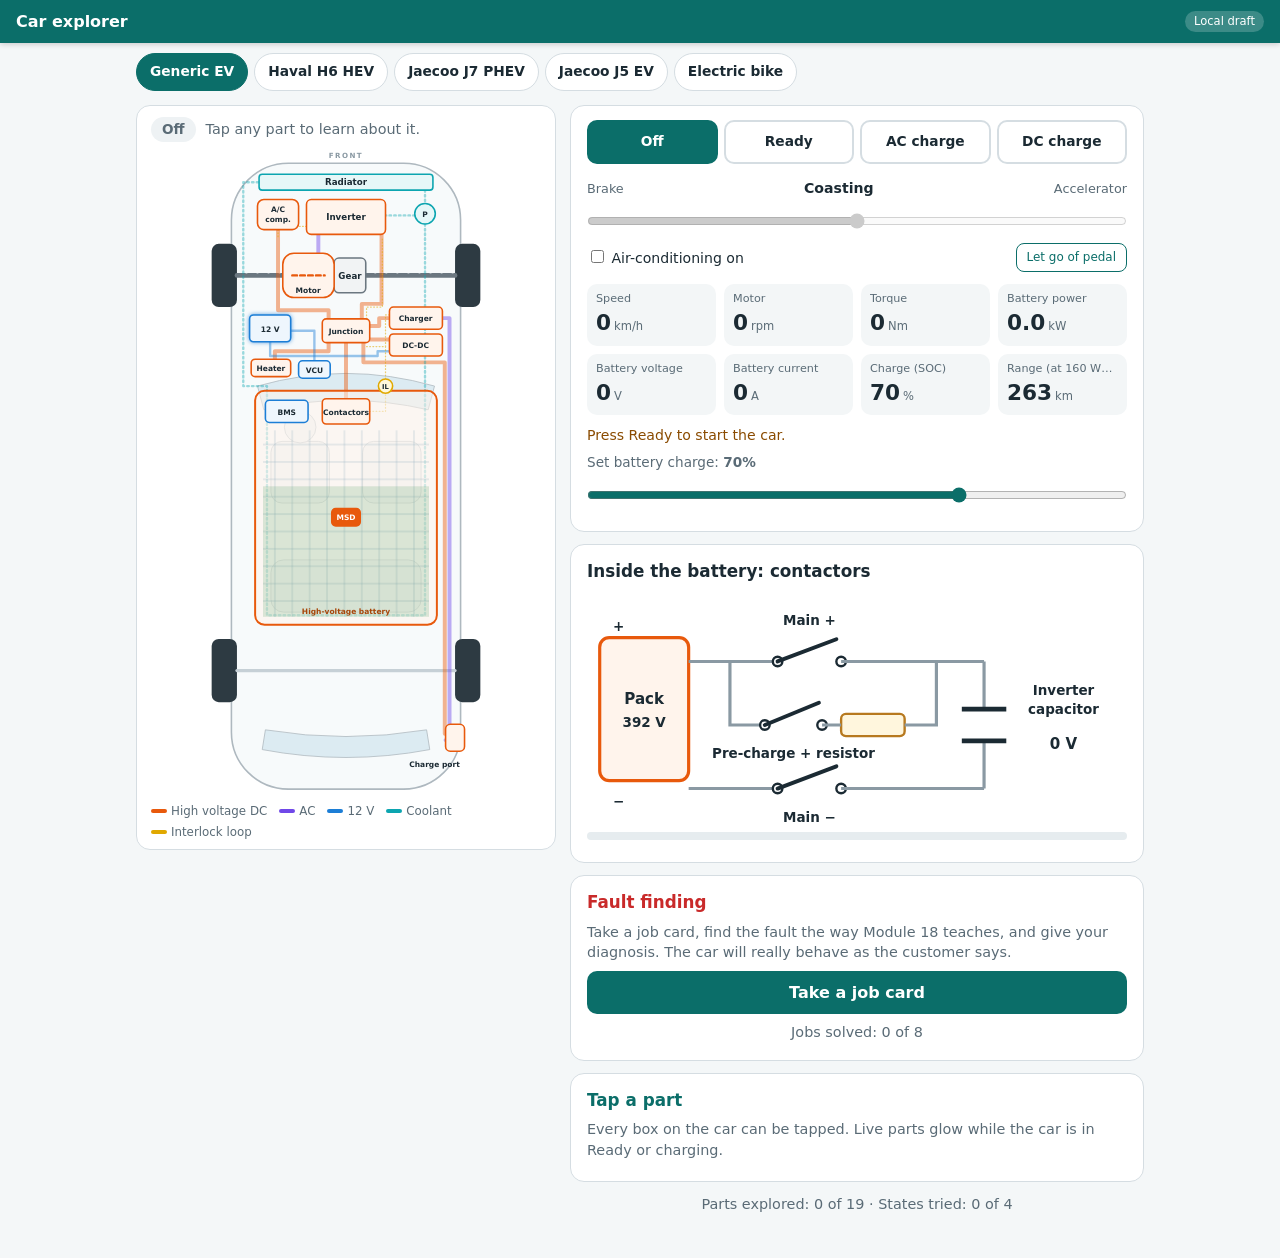
<file: car/index.html>
<!doctype html>
<html lang="en">
<head>
<meta charset="utf-8">
<meta name="viewport" content="width=device-width,initial-scale=1,viewport-fit=cover">
<title>EV Car Explorer</title>
<link rel="stylesheet" href="car.css">
<link rel="stylesheet" href="vexplorer.css">
<style>
/* standalone page only; inside the app the app shell provides these */
*{box-sizing:border-box}
body{margin:0;background:#F4F7F8;color:#1B2A33;font:16px/1.45 system-ui,-apple-system,"Segoe UI",Roboto,sans-serif}
.bar{position:sticky;top:0;z-index:20;background:#0B6E69;color:#fff;display:flex;align-items:center;gap:10px;padding:10px 16px;box-shadow:0 1px 6px rgba(0,0,0,.2)}
.bar b{flex:1}
.draft{font-size:.72em;background:rgba(255,255,255,.2);border-radius:20px;padding:2px 9px}
</style>
</head>
<body>
<header class="bar"><b>Car explorer</b><span class="draft">Local draft</span></header>

<div class="carx" id="carView">
<!--CAR-->
<!-- vehicle chooser: "Generic EV" is the original simulator below; the others are drawn by vexplorer.js -->
<div class="vx-bar" id="vxBar" role="group" aria-label="Choose a vehicle"></div>
<div id="genericCar">
<main class="wrap">
  <section class="stage">
    <div class="statebar">
      <span id="stateName" class="state off">Off</span>
      <span id="stateHint" class="muted">Tap any part to learn about it.</span>
    </div>
    <div id="warn" class="warn" aria-live="polite"></div>

    <svg id="car" viewBox="0 0 400 820" role="img" aria-label="See-through top view of an electric car. Front of the car is at the top.">
      <defs>
        <pattern id="cells" width="22" height="22" patternUnits="userSpaceOnUse">
          <rect width="22" height="22" fill="none" stroke="#9FB7C4" stroke-width=".6"/>
        </pattern>
      </defs>

      <!-- body and cabin (not tappable) -->
      <g class="body">
        <rect x="55" y="18" width="290" height="792" rx="72"/>
        <path class="glass" d="M88 300 Q200 268 312 300 L304 330 Q200 306 96 330 Z"/>
        <path class="glass" d="M98 735 Q200 752 302 735 L306 760 Q200 780 94 760 Z"/>
        <rect class="seat" x="105" y="370" width="74" height="78" rx="14"/>
        <rect class="seat" x="221" y="370" width="74" height="78" rx="14"/>
        <rect class="seat" x="105" y="520" width="190" height="66" rx="16"/>
        <circle class="seat" cx="142" cy="352" r="20" fill="none"/>
        <text class="front" x="200" y="12">FRONT</text>
      </g>

      <!-- wheels and drive shafts -->
      <g class="part" data-id="gearbox" tabindex="0">
        <rect class="wheel" x="30" y="120" width="32" height="80" rx="9"/>
        <rect class="wheel" x="338" y="120" width="32" height="80" rx="9"/>
        <line class="shaft" x1="62" y1="160" x2="120" y2="160"/>
        <line class="shaft" x1="225" y1="160" x2="338" y2="160"/>
        <rect class="box mech" x="185" y="138" width="40" height="44" rx="6"/>
        <text x="205" y="164" class="lbl">Gear</text>
      </g>
      <rect class="wheel" x="30" y="620" width="32" height="80" rx="9"/>
      <rect class="wheel" x="338" y="620" width="32" height="80" rx="9"/>
      <line class="shaft dead" x1="62" y1="660" x2="338" y2="660"/>

      <!-- cables are inserted here by car.js -->
      <g id="cables"></g>

      <g class="part" data-id="radiator" tabindex="0">
        <rect class="box cool" x="90" y="32" width="220" height="20" rx="4"/>
        <text x="200" y="46" class="lbl">Radiator</text>
      </g>
      <g class="part" data-id="pump" tabindex="0">
        <circle class="box cool" cx="300" cy="82" r="13"/>
        <text x="300" y="86" class="lbl sm">P</text>
      </g>
      <g class="part" data-id="compressor" tabindex="0">
        <rect class="box hv" x="88" y="64" width="52" height="38" rx="8"/>
        <text x="114" y="80" class="lbl sm">A/C</text><text x="114" y="93" class="lbl sm">comp.</text>
      </g>
      <g class="part" data-id="inverter" tabindex="0">
        <rect class="box hv" x="150" y="64" width="100" height="44" rx="6"/>
        <text x="200" y="90" class="lbl">Inverter</text>
      </g>
      <g class="part" data-id="motor" tabindex="0">
        <rect class="box hv" x="120" y="132" width="65" height="56" rx="14"/>
        <line class="rotor" x1="132" y1="160" x2="173" y2="160"/>
        <text x="152" y="182" class="lbl sm">Motor</text>
      </g>
      <g class="part" data-id="aux12" tabindex="0">
        <rect class="box lv" x="78" y="210" width="52" height="34" rx="5"/>
        <text x="104" y="231" class="lbl sm">12 V</text>
      </g>
      <g class="part" data-id="junction" tabindex="0">
        <rect class="box hv" x="170" y="215" width="60" height="30" rx="5"/>
        <text x="200" y="234" class="lbl sm">Junction</text>
      </g>
      <g class="part" data-id="obc" tabindex="0">
        <rect class="box hv" x="255" y="200" width="67" height="28" rx="5"/>
        <text x="288" y="218" class="lbl sm">Charger</text>
      </g>
      <g class="part" data-id="dcdc" tabindex="0">
        <rect class="box hv" x="255" y="234" width="67" height="28" rx="5"/>
        <text x="288" y="252" class="lbl sm">DC-DC</text>
      </g>
      <g class="part" data-id="heater" tabindex="0">
        <rect class="box hv" x="80" y="266" width="50" height="22" rx="5"/>
        <text x="105" y="281" class="lbl sm">Heater</text>
      </g>
      <g class="part" data-id="vcu" tabindex="0">
        <rect class="box lv" x="140" y="268" width="40" height="22" rx="5"/>
        <text x="160" y="283" class="lbl sm">VCU</text>
      </g>

      <g class="part" data-id="battery" tabindex="0">
        <rect class="box batt" x="85" y="306" width="230" height="296" rx="12"/>
        <rect x="95" y="356" width="210" height="236" fill="url(#cells)" class="cellgrid"/>
        <rect id="socFill" x="95" y="356" width="210" height="236" class="socfill"/>
        <text x="200" y="602" class="lbl sm battlbl" dy="-14">High-voltage battery</text>
      </g>
      <g class="part" data-id="bms" tabindex="0">
        <rect class="box lv" x="98" y="318" width="54" height="28" rx="5"/>
        <text x="125" y="336" class="lbl sm">BMS</text>
      </g>
      <g class="part" data-id="contactors" tabindex="0">
        <rect class="box hv" x="170" y="316" width="60" height="32" rx="5"/>
        <text x="200" y="336" class="lbl sm">Contactors</text>
      </g>
      <g class="part" data-id="msd" tabindex="0">
        <rect class="box msd" x="182" y="455" width="36" height="22" rx="5"/>
        <text x="200" y="470" class="lbl sm">MSD</text>
      </g>
      <g class="part" data-id="port" tabindex="0">
        <rect class="box hv" x="326" y="728" width="24" height="34" rx="6"/>
        <text x="312" y="782" class="lbl sm">Charge port</text>
      </g>
      <g class="part" data-id="interlock" tabindex="0">
        <circle class="hvilknob" cx="250" cy="300" r="9"/>
        <text x="250" y="303.5" class="lbl xs">IL</text>
      </g>
    </svg>
    <div class="legend">
      <span><i class="k hv"></i>High voltage DC</span>
      <span><i class="k ac"></i>AC</span>
      <span><i class="k lv"></i>12 V</span>
      <span><i class="k cool"></i>Coolant</span>
      <span><i class="k il"></i>Interlock loop</span>
    </div>
  </section>

  <section class="side">
    <div class="card">
      <div class="modes" role="group" aria-label="Car state">
        <button data-mode="off" class="on">Off</button>
        <button data-mode="ready">Ready</button>
        <button data-mode="ac">AC charge</button>
        <button data-mode="dc">DC charge</button>
      </div>

      <div id="drive" class="drive">
        <label for="pedal" class="pedlbl"><span>Brake</span><b id="pedalTxt">Coasting</b><span>Accelerator</span></label>
        <input id="pedal" type="range" min="-100" max="100" value="0" step="1" disabled>
        <div class="toggles">
          <label><input type="checkbox" id="climate"> Air-conditioning on</label>
          <button id="release" class="mini">Let go of pedal</button>
        </div>
      </div>

      <div class="grid" id="readouts">
        <div><small>Speed</small><b id="rSpeed">0</b><em>km/h</em></div>
        <div><small>Motor</small><b id="rRpm">0</b><em>rpm</em></div>
        <div><small>Torque</small><b id="rTorque">0</b><em>Nm</em></div>
        <div><small>Battery power</small><b id="rPower">0</b><em>kW</em></div>
        <div><small>Battery voltage</small><b id="rVolt">0</b><em>V</em></div>
        <div><small>Battery current</small><b id="rAmp">0</b><em>A</em></div>
        <div><small>Charge (SOC)</small><b id="rSoc">70</b><em>%</em></div>
        <div><small id="rLabel8">Range</small><b id="rRange">–</b><em id="rUnit8">km</em></div>
      </div>
      <p class="note" id="note"></p>
      <div class="socset">
        <label for="socSet">Set battery charge: <b id="socSetTxt">70%</b></label>
        <input id="socSet" type="range" min="2" max="100" value="70">
      </div>
    </div>

    <div class="card" id="seqCard">
      <h3>Inside the battery: contactors</h3>
      <svg id="kdiag" viewBox="0 0 340 150" role="img" aria-label="Contactors and pre-charge circuit">
        <rect x="8" y="30" width="56" height="90" rx="6" class="kbatt"/>
        <text x="36" y="72" class="lbl sm">Pack</text><text x="36" y="86" class="lbl xs" id="kPackV">400 V</text>
        <text x="20" y="26" class="lbl xs">+</text><text x="20" y="136" class="lbl xs">−</text>
        <!-- positive rail -->
        <path class="kw" d="M64 45 H120"/>
        <g id="kPos"><circle cx="120" cy="45" r="3"/><circle cx="160" cy="45" r="3"/><line class="blade" x1="120" y1="45" x2="157" y2="31"/></g>
        <text x="140" y="22" class="lbl xs">Main +</text>
        <path class="kw" d="M160 45 H250"/>
        <!-- pre-charge branch -->
        <path class="kw" d="M90 45 V85 H112"/>
        <g id="kPre"><circle cx="112" cy="85" r="3"/><circle cx="148" cy="85" r="3"/><line class="blade" x1="112" y1="85" x2="146" y2="71"/></g>
        <rect x="160" y="78" width="40" height="14" rx="3" class="kres"/>
        <path class="kw" d="M148 85 H160 M200 85 H220 V45"/>
        <text x="130" y="106" class="lbl xs">Pre-charge + resistor</text>
        <!-- negative rail -->
        <path class="kw" d="M64 125 H120"/>
        <g id="kNeg"><circle cx="120" cy="125" r="3"/><circle cx="160" cy="125" r="3"/><line class="blade" x1="120" y1="125" x2="157" y2="111"/></g>
        <text x="140" y="146" class="lbl xs">Main −</text>
        <path class="kw" d="M160 125 H250"/>
        <!-- inverter capacitor -->
        <path class="kw" d="M250 45 V75 M250 95 V125"/>
        <line x1="236" y1="75" x2="264" y2="75" class="cap"/><line x1="236" y1="95" x2="264" y2="95" class="cap"/>
        <text x="300" y="66" class="lbl xs">Inverter</text><text x="300" y="78" class="lbl xs">capacitor</text>
        <text x="300" y="100" class="lbl sm" id="kBusV">0 V</text>
      </svg>
      <div class="busbar"><i id="busBar"></i></div>
      <ol id="seq" class="seq"></ol>
    </div>

    <div class="card fault" id="fault"></div>

    <div class="card" id="info">
      <h3 id="iName">Tap a part</h3>
      <p class="muted" id="iUrdu"></p>
      <div id="iBody"><p class="muted">Every box on the car can be tapped. Live parts glow while the car is in Ready or charging.</p></div>
    </div>

    <p class="muted explored" id="explored"></p>
  </section>
</main>
</div>
<div id="vx" hidden></div>
<!--/CAR-->
</div>

<script src="parts.js"></script>
<script src="faults.js"></script>
<script src="car.js"></script>
<script src="vehicles.js"></script>
<script src="vexplorer.js"></script>
</body>
</html>
</file>
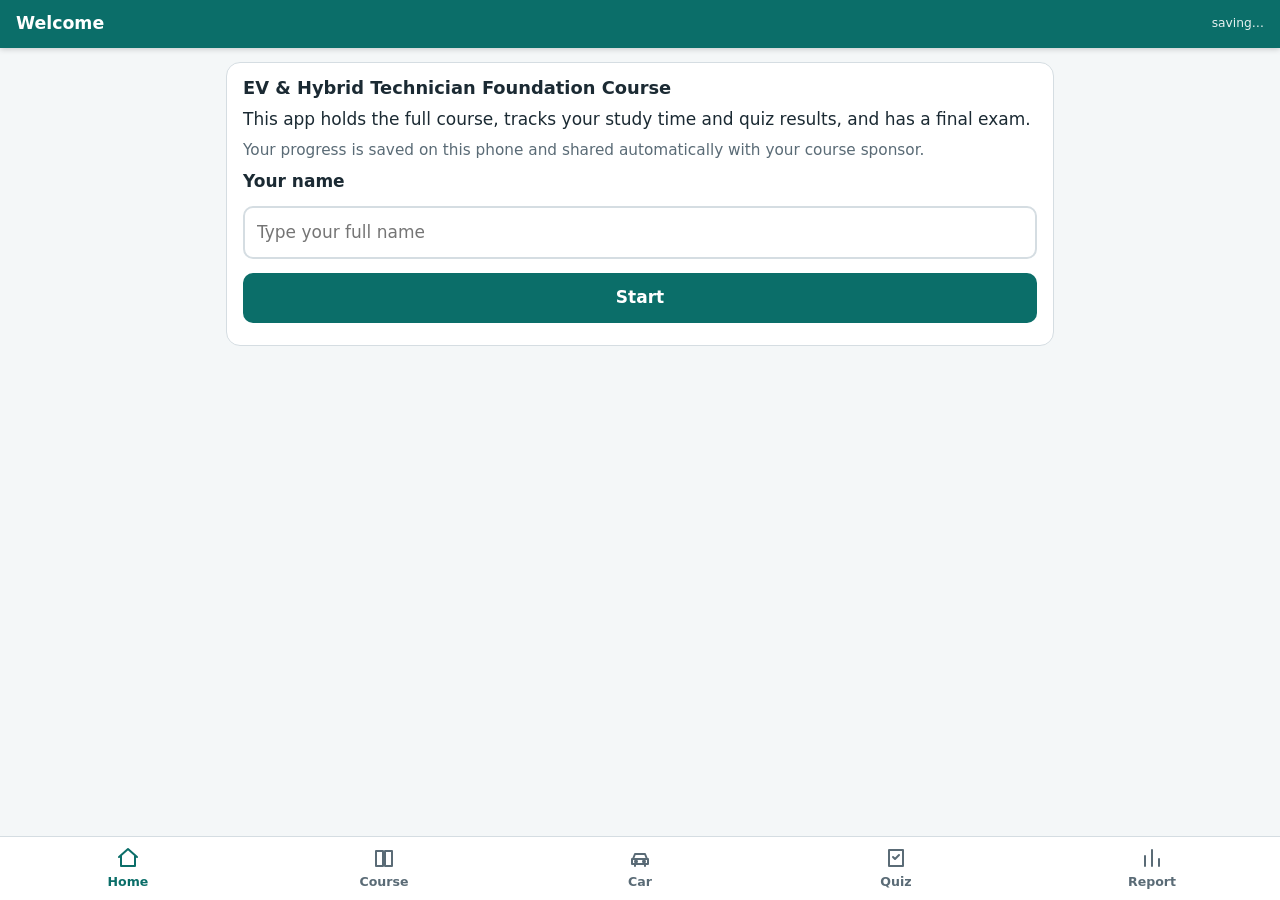
<file: docs/index.html>
<!doctype html>
<html lang="en">
<head>
<meta charset="utf-8">
<meta name="viewport" content="width=device-width, initial-scale=1, viewport-fit=cover">
<meta name="theme-color" content="#0B6E69">
<meta name="robots" content="noindex">
<title>EV Technician Course</title>
<link rel="manifest" href="manifest.webmanifest">
<link rel="icon" href="icon-192.png">
<link rel="apple-touch-icon" href="icon-192.png">
<style>
:root{--ink:#1B2A33;--mut:#5A6B76;--line:#D5DDE2;--bg:#F4F7F8;--pri:#0B6E69;--pri2:#E3F3F1;--hv:#E8590C;--hv2:#FFF1E6;--lv:#1C6FD0;--lv2:#E7F1FB;--red:#C92A2A;--red2:#FDECEC;--amb:#B7791F;--amb2:#FFF6DD;--grn:#2B8A3E;--grn2:#E9F7EC}
*{box-sizing:border-box;-webkit-print-color-adjust:exact;print-color-adjust:exact}
html{-webkit-text-size-adjust:100%}
body{margin:0;background:var(--bg);color:var(--ink);font-family:"Segoe UI",system-ui,-apple-system,Roboto,Arial,sans-serif;font-size:17px;line-height:1.6}
main{max-width:860px;margin:0 auto;background:#fff;padding:0 22px 60px}
h1,h2,h3,h4{line-height:1.25;margin:0}
h3{font-size:1.22em;color:var(--pri);margin:1.7em 0 .5em;padding-bottom:.25em;border-bottom:2px solid var(--pri2);break-after:avoid}
h4{font-size:1.02em;margin:1.2em 0 .35em;break-after:avoid}
p{margin:.55em 0}
ul,ol{margin:.5em 0;padding-left:1.35em}
li{margin:.22em 0}
b,strong{font-weight:650}
code,.f{font-family:Consolas,"Courier New",monospace;background:#EEF2F4;padding:.08em .35em;border-radius:4px;font-size:.95em;box-decoration-break:clone;-webkit-box-decoration-break:clone}
a{color:var(--pri)}
/* cover */
.cover{min-height:92vh;display:flex;flex-direction:column;justify-content:center;padding:40px 0;break-after:page}
.cover .tag{font-size:.85em;letter-spacing:.14em;text-transform:uppercase;color:var(--pri);font-weight:700}
.cover h1{font-size:2.6em;margin:.25em 0 .2em;letter-spacing:-.01em}
.cover .sub{font-size:1.2em;color:var(--mut);max-width:34em}
.cover svg{margin:28px 0}
.cover .meta{display:flex;flex-wrap:wrap;gap:10px 28px;border-top:2px solid var(--ink);padding-top:14px;font-size:.92em}
.cover .meta b{display:block;font-size:.78em;letter-spacing:.08em;text-transform:uppercase;color:var(--mut)}
/* module header */
section.mod{break-before:page;padding-top:34px}
.mh{display:flex;gap:18px;align-items:flex-start;border-bottom:3px solid var(--ink);padding-bottom:14px;margin-bottom:14px}
.mh .n{flex:none;width:68px;height:68px;border-radius:14px;background:var(--pri);color:#fff;font-size:2em;font-weight:700;display:flex;align-items:center;justify-content:center}
.mh .pt{font-size:.78em;letter-spacing:.12em;text-transform:uppercase;color:var(--pri);font-weight:700}
.mh h2{font-size:1.75em;margin-top:2px}
.mh p{margin:.25em 0 0;color:var(--mut)}
.learn{background:var(--pri2);border-radius:10px;padding:12px 18px;margin:14px 0;break-inside:avoid}
.learn h4{margin:0 0 .2em;color:var(--pri);font-size:.82em;letter-spacing:.1em;text-transform:uppercase}
.learn ul{margin:0}
/* callouts */
.c{border-left:6px solid var(--pri);background:var(--pri2);border-radius:0 10px 10px 0;padding:10px 16px;margin:14px 0;break-inside:avoid}
.c h4{margin:0 0 .15em;font-size:.82em;letter-spacing:.1em;text-transform:uppercase;color:var(--pri)}
.c p:last-child,.c ul:last-child,.c ol:last-child{margin-bottom:0}
.c.danger{border-color:var(--red);background:var(--red2)}.c.danger h4{color:var(--red)}
.c.tip{border-color:var(--lv);background:var(--lv2)}.c.tip h4{color:var(--lv)}
.c.pk{border-color:var(--amb);background:var(--amb2)}.c.pk h4{color:var(--amb)}
.c.ex{border-color:var(--ink);background:#F3F5F6}.c.ex h4{color:var(--ink)}
.c.sum{border-color:var(--grn);background:var(--grn2)}.c.sum h4{color:var(--grn)}
.c.pic{border-color:#7048E8;background:#F3F0FF}.c.pic h4{color:#7048E8}
figure.pic{border:2px solid #B197FC;background:#FBFAFF}figure.pic figcaption b{color:#7048E8}
/* tables */
.tw{overflow-x:auto;margin:14px 0}
table{border-collapse:collapse;width:100%;font-size:.9em}
caption{caption-side:top;text-align:left;font-weight:650;padding:0 0 6px;color:var(--mut);font-size:.95em}
th,td{border:1px solid var(--line);padding:6px 9px;text-align:left;vertical-align:top}
th{background:var(--ink);color:#fff;font-weight:600}
tbody tr:nth-child(even) td{background:#F6F8F9}
tr{break-inside:avoid}
/* figures */
figure{margin:18px 0;break-inside:avoid;border:1px solid var(--line);border-radius:10px;padding:12px 12px 8px;background:#fff}
figure svg{display:block;width:100%;height:auto}
figcaption{font-size:.86em;color:var(--mut);margin-top:6px;border-top:1px solid var(--line);padding-top:6px}
figcaption b{color:var(--ink)}
figure svg,.cover svg{font-family:"Segoe UI",system-ui,Roboto,Arial,sans-serif;font-size:13px;fill:#1B2A33}
svg .s{font-size:11px}svg .l{font-size:15px}svg .bd{font-weight:700}svg .m{text-anchor:middle}svg .e{text-anchor:end}
svg .w{fill:#fff}svg .o{fill:#C2410C}svg .bl{fill:#1C6FD0}svg .g{fill:#0B6E69}svg .mu{fill:#5A6B76}svg .r{fill:#C92A2A}
svg .bx{fill:#fff;stroke:#1B2A33;stroke-width:1.5}
svg .hb{fill:#FFF1E6;stroke:#E8590C;stroke-width:1.8}
svg .lb{fill:#E7F1FB;stroke:#1C6FD0;stroke-width:1.8}
svg .gb{fill:#E3F3F1;stroke:#0B6E69;stroke-width:1.8}
svg .yb{fill:#FFF6DD;stroke:#B7791F;stroke-width:1.8}
svg .kb{fill:#EEF2F4;stroke:#5A6B76;stroke-width:1.5}
svg .rb{fill:#FDECEC;stroke:#C92A2A;stroke-width:1.8}
svg .db{fill:#1B2A33;stroke:#1B2A33}
svg .hv{stroke:#E8590C;stroke-width:4;fill:none}
svg .lv{stroke:#1C6FD0;stroke-width:2.2;fill:none}
svg .mc{stroke:#5A6B76;stroke-width:6;fill:none}
svg .gn{stroke:#0B6E69;stroke-width:2.5;fill:none}
svg .ln{stroke:#1B2A33;stroke-width:1.5;fill:none}
svg .rd{stroke:#C92A2A;stroke-width:2.5;fill:none}
svg .da{stroke-dasharray:6 4}
/* quiz */
.quiz{border:2px solid var(--ink);border-radius:12px;padding:14px 18px;margin:26px 0 0;break-inside:avoid-page}
.quiz h3{margin:0 0 .3em;border:0;color:var(--ink)}
.quiz>p{color:var(--mut);font-size:.9em;margin-top:0}
.quiz ol{padding-left:1.3em}
.quiz ol>li{margin:.7em 0;break-inside:avoid;font-weight:600}
.quiz ul{list-style:none;padding:0;margin:.3em 0 0;counter-reset:o;font-weight:400}
.quiz ul li{counter-increment:o;padding:5px 10px 5px 36px;margin:4px 0;border:1px solid var(--line);border-radius:8px;position:relative;cursor:pointer}
.quiz ul li::before{content:counter(o,upper-alpha);position:absolute;left:10px;font-weight:700;color:var(--pri)}
.quiz ul li.ok{background:var(--grn2);border-color:var(--grn)}
.quiz ul li.no{background:var(--red2);border-color:var(--red)}
.score{font-weight:650;color:var(--pri);margin:.4em 0 0}
/* toc */
.toc{break-after:page}
.toc ol{list-style:none;padding:0;margin:0}
.toc li{display:flex;gap:12px;padding:6px 0;border-bottom:1px solid var(--line);margin:0}
.toc li.p{border:0;margin-top:14px;font-size:.8em;letter-spacing:.12em;text-transform:uppercase;color:var(--pri);font-weight:700;padding-bottom:0}
.toc .k{flex:none;width:2em;font-weight:700;color:var(--pri)}
.toc a{color:inherit;text-decoration:none}
.front{break-before:page;padding-top:34px}
.front h2{font-size:1.75em;border-bottom:3px solid var(--ink);padding-bottom:10px;margin-bottom:12px}
.ur{font-family:"Jameel Noori Nastaleeq","Noto Nastaliq Urdu","Urdu Typesetting","Segoe UI",Tahoma,Arial,sans-serif;direction:rtl;text-align:right;font-size:1.4em;line-height:1.8}
.steps{counter-reset:st;list-style:none;padding:0}
.steps li{counter-increment:st;position:relative;padding:8px 12px 8px 52px;margin:7px 0;border:1px solid var(--line);border-radius:10px;break-inside:avoid}
.steps li::before{content:counter(st);position:absolute;left:10px;top:8px;width:30px;height:30px;border-radius:50%;background:var(--ink);color:#fff;font-weight:700;display:flex;align-items:center;justify-content:center}
.two{display:grid;grid-template-columns:1fr 1fr;gap:14px}
@media(max-width:640px){body{font-size:16px}main{padding:0 16px 40px}.cover h1{font-size:2em}.two{grid-template-columns:1fr}.mh .n{width:54px;height:54px;font-size:1.6em}.mh h2{font-size:1.4em}}
@page{size:A4;margin:13mm 14mm 16mm}
@page{@bottom-center{content:counter(page);font-family:"Segoe UI",Arial,sans-serif;font-size:9pt;color:#5A6B76}@bottom-left{content:"EV & Hybrid Technician Foundation Course";font-family:"Segoe UI",Arial,sans-serif;font-size:8pt;color:#5A6B76}}
@page:first{@bottom-center{content:""}@bottom-left{content:""}}
@media print{body{background:#fff;font-size:10pt;line-height:1.42}main{max-width:none;padding:0}.cover{min-height:255mm}section.mod,.front{padding-top:0}p{margin:.4em 0}li{margin:.12em 0}h3{margin:1.15em 0 .35em}h4{margin:.8em 0 .25em}.mh{padding-bottom:9px;margin-bottom:9px}.mh .n{width:54px;height:54px;font-size:1.7em}.mh h2{font-size:1.55em}.learn{padding:8px 14px;margin:9px 0}.c{padding:7px 13px;margin:9px 0}.tw{overflow:visible;margin:9px 0}table{font-size:.88em}th,td{padding:3.5px 7px}figure{margin:10px 0;padding:8px 10px 6px}figure svg{max-width:158mm;margin:0 auto}figcaption{margin-top:4px;padding-top:4px}.steps li{padding:5px 10px 5px 44px;margin:4px 0}.steps li::before{width:25px;height:25px;top:5px}.quiz{break-inside:auto;padding:9px 14px;margin-top:14px}.quiz ol>li{margin:.45em 0}.quiz ul{display:grid;grid-template-columns:1fr 1fr;gap:3px 8px}.quiz ul li{cursor:default;margin:0;padding:3px 8px 3px 30px}.quiz ul li::before{left:9px}.score{display:none}.two{gap:8px}}
</style>
<link rel="stylesheet" href="app.css?v=2026.11.12-0856">
<link rel="stylesheet" href="car.css?v=2026.11.12-0856">
<link rel="stylesheet" href="vexplorer.css?v=2026.11.12-0856">
</head>
<body>
<svg width="0" height="0" style="position:absolute" aria-hidden="true"><defs>
<marker id="a" viewBox="0 0 10 10" refX="9" refY="5" markerWidth="7" markerHeight="7" orient="auto-start-reverse"><path d="M0 0L10 5L0 10z" fill="#1B2A33"/></marker>
<marker id="ao" viewBox="0 0 10 10" refX="9" refY="5" markerWidth="5" markerHeight="5" orient="auto-start-reverse"><path d="M0 0L10 5L0 10z" fill="#E8590C"/></marker>
<marker id="ab" viewBox="0 0 10 10" refX="9" refY="5" markerWidth="6" markerHeight="6" orient="auto-start-reverse"><path d="M0 0L10 5L0 10z" fill="#1C6FD0"/></marker>
<marker id="ag" viewBox="0 0 10 10" refX="9" refY="5" markerWidth="6" markerHeight="6" orient="auto-start-reverse"><path d="M0 0L10 5L0 10z" fill="#0B6E69"/></marker>
<marker id="ar" viewBox="0 0 10 10" refX="9" refY="5" markerWidth="6" markerHeight="6" orient="auto-start-reverse"><path d="M0 0L10 5L0 10z" fill="#C92A2A"/></marker>
</defs></svg>
<header class="bar"><button class="back" id="back" aria-label="Back">‹</button><b id="bartitle">EV Technician Course</b><span class="sync" id="syncstate"></span></header>
<main id="view"></main>
<div id="carView" class="carx" hidden>
<!-- vehicle chooser: "Generic EV" is the original simulator below; the others are drawn by vexplorer.js -->
<div class="vx-bar" id="vxBar" role="group" aria-label="Choose a vehicle"></div>
<div id="genericCar">
<main class="wrap">
  <section class="stage">
    <div class="statebar">
      <span id="stateName" class="state off">Off</span>
      <span id="stateHint" class="muted">Tap any part to learn about it.</span>
    </div>
    <div id="warn" class="warn" aria-live="polite"></div>

    <svg id="car" viewBox="0 0 400 820" role="img" aria-label="See-through top view of an electric car. Front of the car is at the top.">
      <defs>
        <pattern id="cells" width="22" height="22" patternUnits="userSpaceOnUse">
          <rect width="22" height="22" fill="none" stroke="#9FB7C4" stroke-width=".6"/>
        </pattern>
      </defs>

      <!-- body and cabin (not tappable) -->
      <g class="body">
        <rect x="55" y="18" width="290" height="792" rx="72"/>
        <path class="glass" d="M88 300 Q200 268 312 300 L304 330 Q200 306 96 330 Z"/>
        <path class="glass" d="M98 735 Q200 752 302 735 L306 760 Q200 780 94 760 Z"/>
        <rect class="seat" x="105" y="370" width="74" height="78" rx="14"/>
        <rect class="seat" x="221" y="370" width="74" height="78" rx="14"/>
        <rect class="seat" x="105" y="520" width="190" height="66" rx="16"/>
        <circle class="seat" cx="142" cy="352" r="20" fill="none"/>
        <text class="front" x="200" y="12">FRONT</text>
      </g>

      <!-- wheels and drive shafts -->
      <g class="part" data-id="gearbox" tabindex="0">
        <rect class="wheel" x="30" y="120" width="32" height="80" rx="9"/>
        <rect class="wheel" x="338" y="120" width="32" height="80" rx="9"/>
        <line class="shaft" x1="62" y1="160" x2="120" y2="160"/>
        <line class="shaft" x1="225" y1="160" x2="338" y2="160"/>
        <rect class="box mech" x="185" y="138" width="40" height="44" rx="6"/>
        <text x="205" y="164" class="lbl">Gear</text>
      </g>
      <rect class="wheel" x="30" y="620" width="32" height="80" rx="9"/>
      <rect class="wheel" x="338" y="620" width="32" height="80" rx="9"/>
      <line class="shaft dead" x1="62" y1="660" x2="338" y2="660"/>

      <!-- cables are inserted here by car.js -->
      <g id="cables"></g>

      <g class="part" data-id="radiator" tabindex="0">
        <rect class="box cool" x="90" y="32" width="220" height="20" rx="4"/>
        <text x="200" y="46" class="lbl">Radiator</text>
      </g>
      <g class="part" data-id="pump" tabindex="0">
        <circle class="box cool" cx="300" cy="82" r="13"/>
        <text x="300" y="86" class="lbl sm">P</text>
      </g>
      <g class="part" data-id="compressor" tabindex="0">
        <rect class="box hv" x="88" y="64" width="52" height="38" rx="8"/>
        <text x="114" y="80" class="lbl sm">A/C</text><text x="114" y="93" class="lbl sm">comp.</text>
      </g>
      <g class="part" data-id="inverter" tabindex="0">
        <rect class="box hv" x="150" y="64" width="100" height="44" rx="6"/>
        <text x="200" y="90" class="lbl">Inverter</text>
      </g>
      <g class="part" data-id="motor" tabindex="0">
        <rect class="box hv" x="120" y="132" width="65" height="56" rx="14"/>
        <line class="rotor" x1="132" y1="160" x2="173" y2="160"/>
        <text x="152" y="182" class="lbl sm">Motor</text>
      </g>
      <g class="part" data-id="aux12" tabindex="0">
        <rect class="box lv" x="78" y="210" width="52" height="34" rx="5"/>
        <text x="104" y="231" class="lbl sm">12 V</text>
      </g>
      <g class="part" data-id="junction" tabindex="0">
        <rect class="box hv" x="170" y="215" width="60" height="30" rx="5"/>
        <text x="200" y="234" class="lbl sm">Junction</text>
      </g>
      <g class="part" data-id="obc" tabindex="0">
        <rect class="box hv" x="255" y="200" width="67" height="28" rx="5"/>
        <text x="288" y="218" class="lbl sm">Charger</text>
      </g>
      <g class="part" data-id="dcdc" tabindex="0">
        <rect class="box hv" x="255" y="234" width="67" height="28" rx="5"/>
        <text x="288" y="252" class="lbl sm">DC-DC</text>
      </g>
      <g class="part" data-id="heater" tabindex="0">
        <rect class="box hv" x="80" y="266" width="50" height="22" rx="5"/>
        <text x="105" y="281" class="lbl sm">Heater</text>
      </g>
      <g class="part" data-id="vcu" tabindex="0">
        <rect class="box lv" x="140" y="268" width="40" height="22" rx="5"/>
        <text x="160" y="283" class="lbl sm">VCU</text>
      </g>

      <g class="part" data-id="battery" tabindex="0">
        <rect class="box batt" x="85" y="306" width="230" height="296" rx="12"/>
        <rect x="95" y="356" width="210" height="236" fill="url(#cells)" class="cellgrid"/>
        <rect id="socFill" x="95" y="356" width="210" height="236" class="socfill"/>
        <text x="200" y="602" class="lbl sm battlbl" dy="-14">High-voltage battery</text>
      </g>
      <g class="part" data-id="bms" tabindex="0">
        <rect class="box lv" x="98" y="318" width="54" height="28" rx="5"/>
        <text x="125" y="336" class="lbl sm">BMS</text>
      </g>
      <g class="part" data-id="contactors" tabindex="0">
        <rect class="box hv" x="170" y="316" width="60" height="32" rx="5"/>
        <text x="200" y="336" class="lbl sm">Contactors</text>
      </g>
      <g class="part" data-id="msd" tabindex="0">
        <rect class="box msd" x="182" y="455" width="36" height="22" rx="5"/>
        <text x="200" y="470" class="lbl sm">MSD</text>
      </g>
      <g class="part" data-id="port" tabindex="0">
        <rect class="box hv" x="326" y="728" width="24" height="34" rx="6"/>
        <text x="312" y="782" class="lbl sm">Charge port</text>
      </g>
      <g class="part" data-id="interlock" tabindex="0">
        <circle class="hvilknob" cx="250" cy="300" r="9"/>
        <text x="250" y="303.5" class="lbl xs">IL</text>
      </g>
    </svg>
    <div class="legend">
      <span><i class="k hv"></i>High voltage DC</span>
      <span><i class="k ac"></i>AC</span>
      <span><i class="k lv"></i>12 V</span>
      <span><i class="k cool"></i>Coolant</span>
      <span><i class="k il"></i>Interlock loop</span>
    </div>
  </section>

  <section class="side">
    <div class="card">
      <div class="modes" role="group" aria-label="Car state">
        <button data-mode="off" class="on">Off</button>
        <button data-mode="ready">Ready</button>
        <button data-mode="ac">AC charge</button>
        <button data-mode="dc">DC charge</button>
      </div>

      <div id="drive" class="drive">
        <label for="pedal" class="pedlbl"><span>Brake</span><b id="pedalTxt">Coasting</b><span>Accelerator</span></label>
        <input id="pedal" type="range" min="-100" max="100" value="0" step="1" disabled>
        <div class="toggles">
          <label><input type="checkbox" id="climate"> Air-conditioning on</label>
          <button id="release" class="mini">Let go of pedal</button>
        </div>
      </div>

      <div class="grid" id="readouts">
        <div><small>Speed</small><b id="rSpeed">0</b><em>km/h</em></div>
        <div><small>Motor</small><b id="rRpm">0</b><em>rpm</em></div>
        <div><small>Torque</small><b id="rTorque">0</b><em>Nm</em></div>
        <div><small>Battery power</small><b id="rPower">0</b><em>kW</em></div>
        <div><small>Battery voltage</small><b id="rVolt">0</b><em>V</em></div>
        <div><small>Battery current</small><b id="rAmp">0</b><em>A</em></div>
        <div><small>Charge (SOC)</small><b id="rSoc">70</b><em>%</em></div>
        <div><small id="rLabel8">Range</small><b id="rRange">–</b><em id="rUnit8">km</em></div>
      </div>
      <p class="note" id="note"></p>
      <div class="socset">
        <label for="socSet">Set battery charge: <b id="socSetTxt">70%</b></label>
        <input id="socSet" type="range" min="2" max="100" value="70">
      </div>
    </div>

    <div class="card" id="seqCard">
      <h3>Inside the battery: contactors</h3>
      <svg id="kdiag" viewBox="0 0 340 150" role="img" aria-label="Contactors and pre-charge circuit">
        <rect x="8" y="30" width="56" height="90" rx="6" class="kbatt"/>
        <text x="36" y="72" class="lbl sm">Pack</text><text x="36" y="86" class="lbl xs" id="kPackV">400 V</text>
        <text x="20" y="26" class="lbl xs">+</text><text x="20" y="136" class="lbl xs">−</text>
        <!-- positive rail -->
        <path class="kw" d="M64 45 H120"/>
        <g id="kPos"><circle cx="120" cy="45" r="3"/><circle cx="160" cy="45" r="3"/><line class="blade" x1="120" y1="45" x2="157" y2="31"/></g>
        <text x="140" y="22" class="lbl xs">Main +</text>
        <path class="kw" d="M160 45 H250"/>
        <!-- pre-charge branch -->
        <path class="kw" d="M90 45 V85 H112"/>
        <g id="kPre"><circle cx="112" cy="85" r="3"/><circle cx="148" cy="85" r="3"/><line class="blade" x1="112" y1="85" x2="146" y2="71"/></g>
        <rect x="160" y="78" width="40" height="14" rx="3" class="kres"/>
        <path class="kw" d="M148 85 H160 M200 85 H220 V45"/>
        <text x="130" y="106" class="lbl xs">Pre-charge + resistor</text>
        <!-- negative rail -->
        <path class="kw" d="M64 125 H120"/>
        <g id="kNeg"><circle cx="120" cy="125" r="3"/><circle cx="160" cy="125" r="3"/><line class="blade" x1="120" y1="125" x2="157" y2="111"/></g>
        <text x="140" y="146" class="lbl xs">Main −</text>
        <path class="kw" d="M160 125 H250"/>
        <!-- inverter capacitor -->
        <path class="kw" d="M250 45 V75 M250 95 V125"/>
        <line x1="236" y1="75" x2="264" y2="75" class="cap"/><line x1="236" y1="95" x2="264" y2="95" class="cap"/>
        <text x="300" y="66" class="lbl xs">Inverter</text><text x="300" y="78" class="lbl xs">capacitor</text>
        <text x="300" y="100" class="lbl sm" id="kBusV">0 V</text>
      </svg>
      <div class="busbar"><i id="busBar"></i></div>
      <ol id="seq" class="seq"></ol>
    </div>

    <div class="card fault" id="fault"></div>

    <div class="card" id="info">
      <h3 id="iName">Tap a part</h3>
      <p class="muted" id="iUrdu"></p>
      <div id="iBody"><p class="muted">Every box on the car can be tapped. Live parts glow while the car is in Ready or charging.</p></div>
    </div>

    <p class="muted explored" id="explored"></p>
  </section>
</main>
</div>
<div id="vx" hidden></div>
</div>
<nav class="tabs">
<a href="#home" data-tab="home"><svg viewBox="0 0 24 24"><path d="M3 11 12 3l9 8M5 10v10h14V10"/></svg>Home</a>
<a href="#course" data-tab="course"><svg viewBox="0 0 24 24"><path d="M4 5h7v15H4zM13 5h7v15h-7z"/></svg>Course</a>
<a href="#car" data-tab="car"><svg viewBox="0 0 24 24"><path d="M5 13l2-5h10l2 5M4 13h16v5H4zM7 18v2M17 18v2"/><circle cx="8" cy="15.5" r="1"/><circle cx="16" cy="15.5" r="1"/></svg>Car</a>
<a href="#quiz" data-tab="quiz"><svg viewBox="0 0 24 24"><path d="M9 11l2 2 4-4M5 4h14v16H5z"/></svg>Quiz</a>
<a href="#report" data-tab="report"><svg viewBox="0 0 24 24"><path d="M5 20V10M12 20V4M19 20v-7"/></svg>Report</a>
</nav>
<template data-m="1" data-part="Part A · Foundations" data-title="The opportunity: EVs and hybrids in Pakistan"><section class="mod">
<div class="mh"><div class="n">1</div><div><div class="pt">Part A · Foundations</div><h2>The opportunity: EVs and hybrids in Pakistan</h2><p>Why these cars are arriving now, which ones you will see, and what work they will bring.</p></div></div>
<div class="learn"><h4>You will learn</h4><ul>
<li>Why electric and hybrid cars are growing quickly in Pakistan</li>
<li>Which brands and models are on our roads</li>
<li>How an electric car is different to work on than a petrol car</li>
<li>Why independent workshops will be needed</li></ul></div>

<h3>1.1 What is changing</h3>
<p>For many years the Pakistani car market was a small number of Japanese petrol models. That has changed. Since 2024, Chinese manufacturers have entered with battery electric cars and plug-in hybrids, and most of them now assemble cars locally or plan to.</p>
<p>Three things are pushing this change:</p>
<ul>
<li><b>Fuel cost.</b> Petrol is imported and expensive. Electricity per kilometre is much cheaper, especially for owners with solar panels at home.</li>
<li><b>Government policy.</b> The <b>New Energy Vehicle (NEV) Policy 2025–30</b> sets a target that 30% of new vehicles sold in 2030 should be electric, across bikes, rickshaws, cars, buses and trucks. It lowers duties on EV parts and supports local assembly.</li>
<li><b>Chinese technology and price.</b> China makes most of the world's EV batteries. Chinese brands can offer a well-equipped EV or plug-in hybrid at a price close to a Japanese petrol SUV.</li>
</ul>

<aside class="c pk"><h4>In Pakistan — the numbers (2026)</h4><ul>
<li>Target: <b>30%</b> of new vehicle sales electric by 2030.</li>
<li>Target: <b>3,000</b> public charging stations by 2030. In early 2026 there were only around 30–50.</li>
<li>Local production of electric bikes and rickshaws rose from about <b>60,000</b> (2024–25) to about <b>210,000</b> (2025–26).</li>
<li>The PAVE scheme gives buyers a cash subsidy on electric bikes and rickshaws that use lithium batteries.</li>
<li>Regulator NEPRA set a special low electricity tariff for charging stations (base rate Rs 23.57 per unit, plus the station's margin).</li>
</ul></aside>

<h3>1.2 The vehicles you will meet</h3>
<p>You will learn what the letters BEV, PHEV, HEV and REEV mean in Module 4. For now: a <b>BEV</b> has only a battery and motor. A <b>hybrid</b> has an engine and a motor.</p>
<div class="tw"><table>
<caption>Table 1.1 — Main electrified brands in Pakistan (November 2026)</caption>
<thead><tr><th>Brand (local partner)</th><th>Battery electric (BEV)</th><th>Plug-in / range-extender</th><th>Hybrid (HEV)</th></tr></thead>
<tbody>
<tr><td><b>BYD</b> (Mega Motor / HUBCO)</td><td>Atto 2, Atto 3, Seal, Sealion 7</td><td>Sealion 6, Shark 6 pickup</td><td>—</td></tr>
<tr><td><b>Changan Deepal</b> (Master Changan)</td><td>S07, L07, E07</td><td>S05 (range extender)</td><td>—</td></tr>
<tr><td><b>MG</b> (MG JW)</td><td>ZS EV, MG4, MG5 EV, Binguo</td><td>HS PHEV</td><td>—</td></tr>
<tr><td><b>GWM Haval</b> (Sazgar)</td><td>Ora 03</td><td>H6 PHEV</td><td>H6 HEV, Jolion HEV</td></tr>
<tr><td><b>Chery / Jaecoo</b></td><td>Chery Q</td><td>Tiggo 7, 8, 9 PHEV; Jaecoo J7 PHEV</td><td>—</td></tr>
<tr><td><b>Toyota</b> (Indus Motor)</td><td>—</td><td>—</td><td>Corolla Cross HEV; used imports: Aqua, Prius, Yaris</td></tr>
<tr><td><b>Honda</b> (Honda Atlas)</td><td>—</td><td>—</td><td>HR-V e:HEV; used imports: Vezel, Fit</td></tr>
<tr><td><b>Hyundai / Kia</b></td><td>Ioniq 5, EV5 (small numbers)</td><td>—</td><td>Tucson, Santa Fe, Sportage HEV</td></tr>
</tbody></table></div>
<p>There are also many small Chinese city EVs (for example Honri VE and other mini cars), and a very large number of electric motorcycles, scooters and rickshaws. Module 20 covers the two- and three-wheelers.</p>

<aside class="c tip"><h4>Workshop tip</h4><p>Do not forget the <b>used Japanese hybrids</b>. Tens of thousands of imported Toyota Aqua, Prius and Honda Vezel hybrids are already 8–15 years old. Their hybrid batteries are wearing out now. This is work that exists today, not in five years.</p></aside>

<h3>1.3 Why independent workshops matter</h3>
<p>A new EV usually has a vehicle warranty of about 4–6 years and a battery warranty of around 8 years or 160,000 km. During warranty, owners go to the dealer.</p>
<p>After warranty, things change. Dealer labour rates and parts prices are high. A middle-class family with limited spare income will look for a trusted private workshop — the same way they do today for a Corolla or a Mehran. The problem is that very few private workshops understand high-voltage cars. Many mechanics are afraid of them, and they are right to be afraid if they are not trained.</p>
<aside class="c"><h4>Key idea</h4><p>The cars are arriving faster than the technicians. A person who can <b>safely</b> diagnose and repair EVs and hybrids will have a skill that is in short supply for many years.</p></aside>

<h3>1.4 How is an EV different to work on?</h3>
<div class="tw"><table>
<caption>Table 1.2 — Petrol car and electric car compared</caption>
<thead><tr><th>Area</th><th>Petrol car</th><th>Battery electric car</th></tr></thead>
<tbody>
<tr><td>Moving parts in the drive unit</td><td>Hundreds (pistons, valves, gearbox)</td><td>Around 20 (rotor, a few gears, bearings)</td></tr>
<tr><td>Regular service items</td><td>Engine oil, oil filter, air filter, spark plugs, belts</td><td>Cabin filter, brake fluid, coolant, tyres</td></tr>
<tr><td>Main danger</td><td>Fuel fire, hot parts, moving belts</td><td><b>High voltage</b> (200–800 V), battery fire</td></tr>
<tr><td>Main tool</td><td>Spanners and experience</td><td>Scan tool, multimeter, insulation tester</td></tr>
<tr><td>Typical faults</td><td>Mechanical wear</td><td>Electrical, sensors, software, cooling, 12 V battery</td></tr>
<tr><td>Brake wear</td><td>Normal</td><td>Low (the motor does most of the braking)</td></tr>
<tr><td>Tyre wear</td><td>Normal</td><td>Higher (heavy car, strong torque)</td></tr>
</tbody></table></div>
<p>An EV still has suspension, steering, brakes, tyres, air-conditioning, lights and body work. Your normal mechanical skills remain useful. What is new is the <b>high-voltage system</b> and the amount of <b>electronics and software</b>.</p>

<h3>1.5 What an EV technician actually does</h3>
<ul>
<li>Makes the car safe before any work (isolating the high-voltage system)</li>
<li>Reads fault codes and live data with a scan tool, and understands what they mean</li>
<li>Tests batteries, cables, motors and chargers with meters</li>
<li>Replaces parts: 12 V batteries, coolant pumps, chargers, contactors, sensors, drive units</li>
<li>Services cooling systems, brakes, air-conditioning and suspension</li>
<li>Explains problems honestly to the customer</li>
</ul>
<p>At a higher level, after more training: opening battery packs, replacing modules, and repairing power electronics.</p>

<aside class="c sum"><h4>Summary</h4><ul>
<li>Fuel cost, government policy and Chinese technology are driving EVs and hybrids into Pakistan.</li>
<li>You will see Chinese BEVs and PHEVs, Japanese and Korean hybrids, and many electric bikes and rickshaws.</li>
<li>After warranty, owners need affordable private workshops, and trained technicians are scarce.</li>
<li>EVs have fewer mechanical parts but need electrical knowledge, diagnostic tools and strict safety.</li></ul></aside>

<div class="quiz"><h3>Quiz 1</h3><p>Choose one answer for each question.</p><ol>
<li>What is the NEV Policy target for electric vehicles as a share of new sales by 2030?<ul><li>10%</li><li data-c>30%</li><li>60%</li><li>100%</li></ul></li>
<li>Why will many owners move to private workshops after a few years?<ul><li>Dealers do not repair EVs</li><li>EVs never break down</li><li data-c>The warranty ends and dealer repairs are expensive</li><li>Private workshops are required by law</li></ul></li>
<li>Which of these is NOT a regular service item on a battery electric car?<ul><li>Brake fluid</li><li>Cabin filter</li><li>Tyres</li><li data-c>Spark plugs</li></ul></li>
<li>What is the main new danger when working on EVs compared with petrol cars?<ul><li data-c>High voltage</li><li>Hot exhaust</li><li>Engine oil</li><li>Heavy gearbox</li></ul></li>
<li>Which group of vehicles already needs hybrid battery work in Pakistan today?<ul><li>New BYD cars</li><li data-c>Used Japanese hybrids such as Aqua, Prius and Vezel</li><li>Diesel trucks</li><li>Electric buses only</li></ul></li>
</ol></div>
</section></template>
<template data-m="2" data-part="Part A · Foundations" data-title="Electricity basics"><section class="mod">
<div class="mh"><div class="n">2</div><div><div class="pt">Part A · Foundations</div><h2>Electricity basics</h2><p>Volts, amps, ohms, watts and kilowatt-hours — the language of every EV specification.</p></div></div>
<div class="learn"><h4>You will learn</h4><ul>
<li>What voltage, current and resistance are, and how Ohm's law links them</li>
<li>The difference between power (kW) and energy (kWh)</li>
<li>The difference between AC and DC</li>
<li>What happens when cells are connected in series and in parallel</li></ul></div>

<h3>2.1 Voltage, current and resistance</h3>
<p>Think of electricity as water in pipes.</p>
<ul>
<li><b>Voltage (V)</b> is the <em>pressure</em> pushing the electricity. Unit: <b>volt (V)</b>.</li>
<li><b>Current (I)</b> is the <em>flow</em> — how much electricity passes each second. Unit: <b>ampere or amp (A)</b>.</li>
<li><b>Resistance (R)</b> is anything that <em>restricts</em> the flow, like a narrow pipe. Unit: <b>ohm (Ω)</b>.</li>
</ul>
<p>More pressure gives more flow. More restriction gives less flow. This is <b>Ohm's law</b>:</p>
<p style="text-align:center;font-size:1.2em"><span class="f">V = I × R</span> &nbsp; <span class="f">I = V ÷ R</span> &nbsp; <span class="f">R = V ÷ I</span></p>

<figure class="pic">
<svg viewBox="0 0 720 220" role="img" aria-label="Water picture of electricity: tank height is voltage, flow is current, a narrow pipe is resistance">
<rect x="40" y="20" width="120" height="160" rx="4" class="kb"/><rect x="42" y="50" width="116" height="128" fill="#A5D8FF"/>
<path d="M22 50 V178" class="ln" marker-start="url(#a)" marker-end="url(#a)"/>
<rect x="160" y="150" width="230" height="28" fill="#A5D8FF"/><path d="M160 150 H390 M160 178 H390" class="ln"/>
<path d="M390 150 L420 160 H470 L500 150 V178 L470 168 H420 L390 178z" fill="#A5D8FF" stroke="#1B2A33" stroke-width="1.5"/>
<rect x="500" y="150" width="90" height="28" fill="#A5D8FF"/><path d="M500 150 H590 M500 178 H590" class="ln"/>
<circle cx="632" cy="164" r="42" class="gb"/><path d="M632 122 V206 M590 164 H674 M602 134 L662 194 M662 134 L602 194" class="gn"/><circle cx="632" cy="164" r="8" class="db"/>
<path d="M200 164 H330" class="lv" style="stroke-width:3" marker-end="url(#ab)"/>
<text x="100" y="110" class="m bd">Tank</text>
<text x="30" y="204" class="s bd o">VOLTAGE = pressure</text><text x="30" y="217" class="s">higher water, harder push</text>
<text x="270" y="138" class="m s bd bl">CURRENT = flow</text><text x="270" y="204" class="m s">how much water passes each second</text>
<text x="445" y="138" class="m s bd r">RESISTANCE = narrow pipe</text><text x="445" y="204" class="m s">narrower pipe, less flow</text>
<text x="632" y="110" class="m s bd g">LOAD = water wheel</text><text x="632" y="218" class="m s">(motor, lamp)</text>
</svg>
<figcaption><b>Picture it</b> Electricity behaves like water. Raise the tank (more volts) and more flows. Narrow the pipe (more ohms) and less flows.</figcaption></figure>
<figure>
<svg viewBox="0 0 720 256" role="img" aria-label="A simple circuit and the Ohm's law and power triangles">
<rect x="40" y="70" width="60" height="110" rx="6" class="hb"/><text x="70" y="120" class="m bd">Battery</text><text x="70" y="138" class="m s">12 V</text>
<text x="70" y="64" class="m s bd r">+</text><text x="70" y="198" class="m s bd">−</text>
<path d="M70 70 V40 H300 V85" class="rd"/><path d="M300 165 V210 H70 V180" class="ln" style="stroke-width:2.5"/>
<rect x="270" y="85" width="60" height="80" rx="6" class="yb"/><text x="300" y="122" class="m bd">Lamp</text><text x="300" y="140" class="m s">R = 6 Ω</text>
<path d="M130 40 H220" class="gn" marker-end="url(#ag)"/><text x="175" y="30" class="m s bd g">Current I = 2 A</text>
<text x="185" y="230" class="m s mu">I = V ÷ R = 12 ÷ 6 = 2 A</text>
<path d="M450 180 L520 60 L590 180z" class="gb"/><path d="M468 130 H572 M520 130 V180" class="ln"/>
<text x="520" y="112" class="m l bd">V</text><text x="492" y="164" class="m l bd">I</text><text x="548" y="164" class="m l bd">R</text>
<text x="520" y="204" class="m s bd">Ohm's law</text>
<path d="M610 180 L660 60 L710 180z" class="yb" transform="translate(-10 0)"/><path d="M618 130 H682 M650 130 V180" class="ln"/>
<text x="650" y="112" class="m l bd">P</text><text x="632" y="164" class="m l bd">V</text><text x="668" y="164" class="m l bd">I</text>
<text x="650" y="204" class="m s bd">Power</text>
<text x="580" y="226" class="m s mu">Cover the one you want.</text><text x="580" y="241" class="m s mu">Side by side = multiply. One over the other = divide.</text>
</svg>
<figcaption><b>Figure 2.1</b> A simple circuit, and the two triangles that help you remember the formulas.</figcaption></figure>

<h3>2.2 Power: how fast energy is used</h3>
<p><b>Power (P)</b> is how quickly electrical energy is being used or delivered. Unit: <b>watt (W)</b>. One <b>kilowatt (kW)</b> is 1,000 watts.</p>
<p style="text-align:center;font-size:1.2em"><span class="f">P = V × I</span></p>
<aside class="c ex"><h4>Worked example</h4>
<p>An EV battery at <b>400 V</b> supplies <b>250 A</b> to the motor. What power is that?</p>
<p>P = V × I = 400 × 250 = 100,000 W = <b>100 kW</b></p>
<p>For comparison, one horsepower (hp) is about 0.75 kW. So 100 kW ≈ 134 hp.</p></aside>

<h3>2.3 Energy: how much work can be done</h3>
<p><b>Energy</b> is power used over time. In EVs we measure it in <b>kilowatt-hours (kWh)</b>. It is the same "unit" that appears on your electricity bill.</p>
<p style="text-align:center;font-size:1.2em"><span class="f">Energy (kWh) = Power (kW) × Time (hours)</span></p>
<aside class="c"><h4>Key idea</h4><p><b>kW is like the size of the tap. kWh is like the size of the water tank.</b><br>
Motor power (kW) tells you how strongly the car can accelerate. Battery energy (kWh) tells you how far it can go. Many people confuse them. A technician must not.</p></aside>
<figure class="pic">
<svg viewBox="0 0 720 210" role="img" aria-label="Tap and tank picture: kilowatt-hours are the size of the tank, kilowatts are the size of the pipe">
<rect x="280" y="40" width="160" height="120" rx="6" class="kb"/><rect x="282" y="62" width="156" height="96" fill="#A5D8FF"/>
<text x="360" y="104" class="m l bd">60 kWh</text><text x="360" y="124" class="m s bd">battery = TANK</text><text x="360" y="140" class="m s">how much it holds</text>
<path d="M120 70 H280" stroke="#1C6FD0" stroke-width="5" fill="none"/><path d="M226 62 L242 70 L226 78z" fill="#1C6FD0"/>
<text x="150" y="52" class="m bd bl">7 kW charger</text><text x="150" y="96" class="m s">thin pipe IN</text><text x="150" y="112" class="m s">about 9 hours to fill</text>
<path d="M440 130 H600" stroke="#E8590C" stroke-width="26" fill="none"/><path d="M596 110 L632 130 L596 150z" fill="#E8590C"/>
<text x="540" y="96" class="m bd o">150 kW motor</text><text x="540" y="172" class="m s">wide pipe OUT</text><text x="540" y="188" class="m s">empty in 24 minutes at full power</text>
<text x="360" y="22" class="m s mu">kW = how wide the pipe is (how fast)   ·   kWh = how big the tank is (how much)</text>
</svg>
<figcaption><b>Picture it</b> The same tank can be filled through a thin pipe and emptied through a wide one. Tank size and pipe size are different things: kWh and kW.</figcaption></figure>
<aside class="c ex"><h4>Worked example</h4>
<p>A car uses an average of 15 kW while cruising. Its battery holds 60 kWh. How long can it cruise?</p>
<p>Time = Energy ÷ Power = 60 ÷ 15 = <b>4 hours</b></p></aside>

<h4>Amp-hours (Ah)</h4>
<p>Battery cells are often rated in <b>amp-hours (Ah)</b>. A 100 Ah cell can give 100 A for 1 hour, or 10 A for 10 hours. To convert to energy, multiply by the voltage:</p>
<p style="text-align:center;font-size:1.2em"><span class="f">Energy (Wh) = Voltage (V) × Capacity (Ah)</span></p>
<p>Example: a 12 V, 50 Ah car battery stores 12 × 50 = 600 Wh = 0.6 kWh. An EV battery stores about 100 times more.</p>

<h3>2.4 Why EVs use high voltage</h3>
<p>Look again at <span class="f">P = V × I</span>. To deliver 100 kW you can use high voltage and low current, or low voltage and high current.</p>
<div class="tw"><table>
<thead><tr><th>Voltage</th><th>Current needed for 100 kW</th><th>Cable needed</th></tr></thead>
<tbody><tr><td>12 V</td><td>8,333 A</td><td>Impossible — thick as your arm</td></tr>
<tr><td>400 V</td><td>250 A</td><td>About as thick as your thumb</td></tr>
<tr><td>800 V</td><td>125 A</td><td>Thinner and lighter again</td></tr></tbody></table></div>
<p>Current causes heating in cables. The heat loss is <span class="f">P<sub>loss</sub> = I² × R</span>. If you halve the current, the heat loss falls to a quarter. That is why EVs use 400 V or 800 V: thinner cables, less wasted heat, faster charging. The price is <b>danger</b> — see Module 3.</p>

<h3>2.5 DC and AC</h3>
<ul>
<li><b>Direct current (DC)</b> flows in one direction only. Batteries store and give DC.</li>
<li><b>Alternating current (AC)</b> changes direction many times each second. Mains electricity in Pakistan is AC: <b>230 V, 50 Hz</b> (50 cycles per second). Factories and large chargers use <b>three-phase</b> AC at 400 V.</li>
</ul>
<figure>
<svg viewBox="0 0 720 170" role="img" aria-label="Graphs of DC, single-phase AC and three-phase AC">
<g><path d="M30 20 V140 H220" class="ln"/><path d="M30 50 H215" class="hv"/><text x="125" y="160" class="m s bd">DC — steady (battery)</text><text x="36" y="40" class="s o">+400 V</text></g>
<g><path d="M260 20 V140 M260 80 H450" class="ln"/><path d="M260 80 C283 10 307 10 330 80 S377 150 400 80 S435 20 448 50" class="lv"/><text x="355" y="160" class="m s bd">AC — single phase (home)</text></g>
<g><path d="M490 20 V140 M490 80 H700" class="ln"/>
<path d="M490 80 C513 10 537 10 560 80 S607 150 630 80 S677 10 700 80" class="lv"/>
<path d="M490 132 C505 150 520 150 537 80 S584 10 607 80 S654 150 677 80 S695 40 700 30" class="hv" style="stroke-width:2.2"/>
<path d="M490 30 C500 10 513 50 513 80 S560 150 583 80 S630 10 653 80 S690 150 700 132" class="gn" style="stroke-width:2.2"/>
<text x="595" y="160" class="m s bd">AC — three phase (motor, big charger)</text></g>
</svg>
<figcaption><b>Figure 2.2</b> DC is steady. AC rises and falls. Three-phase AC is three waves, each one-third of a cycle apart.</figcaption></figure>
<aside class="c"><h4>Key idea</h4><p>The battery is <b>DC</b>. The mains is <b>AC</b>. The drive motor runs on <b>three-phase AC</b>. So every EV needs boxes that convert between them: a <b>charger</b> (AC → DC) and an <b>inverter</b> (DC → AC). You will meet them in Module 10.</p></aside>

<h3>2.6 Series and parallel</h3>
<p>One battery cell gives only about 3 to 4 volts. To build a 400 V pack, cells are joined together. There are two ways.</p>
<figure>
<svg viewBox="0 0 720 210" role="img" aria-label="Cells connected in series add voltage; cells in parallel add capacity">
<text x="170" y="22" class="m bd">SERIES: voltages add</text>
<g class="hb"><rect x="40" y="50" width="60" height="80" rx="5"/><rect x="140" y="50" width="60" height="80" rx="5"/><rect x="240" y="50" width="60" height="80" rx="5"/></g>
<g class="m s"><text x="70" y="88">3.2 V</text><text x="70" y="104">100 Ah</text><text x="170" y="88">3.2 V</text><text x="170" y="104">100 Ah</text><text x="270" y="88">3.2 V</text><text x="270" y="104">100 Ah</text></g>
<g class="s bd"><text x="44" y="46" class="r">+</text><text x="90" y="46">−</text><text x="144" y="46" class="r">+</text><text x="190" y="46">−</text><text x="244" y="46" class="r">+</text><text x="290" y="46">−</text></g>
<path d="M96 50 V38 H148 V50 M196 50 V38 H248 V50" class="ln"/><path d="M48 50 V34 H20 V160 H120 M296 50 V34 H322 V160 H220" class="ln"/>
<rect x="120" y="146" width="100" height="30" rx="5" class="gb"/><text x="170" y="166" class="m bd">9.6 V · 100 Ah</text>
<text x="170" y="198" class="m s mu">3 cells in series = "3S". Same current through each.</text>
<path d="M360 10 V200" class="ln da"/>
<text x="545" y="22" class="m bd">PARALLEL: capacities add</text>
<g class="lb"><rect x="420" y="50" width="60" height="80" rx="5"/><rect x="515" y="50" width="60" height="80" rx="5"/><rect x="610" y="50" width="60" height="80" rx="5"/></g>
<g class="m s"><text x="450" y="88">3.2 V</text><text x="450" y="104">100 Ah</text><text x="545" y="88">3.2 V</text><text x="545" y="104">100 Ah</text><text x="640" y="88">3.2 V</text><text x="640" y="104">100 Ah</text></g>
<path d="M450 50 V36 H640 V50 M545 50 V36" class="rd"/><path d="M450 130 V142 H640 V130 M545 130 V142" class="ln"/>
<path d="M640 36 H695 V160 H595 M450 142 V160 H495" class="ln"/>
<rect x="495" y="146" width="100" height="30" rx="5" class="gb"/><text x="545" y="166" class="m bd">3.2 V · 300 Ah</text>
<text x="545" y="198" class="m s mu">3 cells in parallel = "3P". Same voltage across each.</text>
</svg>
<figcaption><b>Figure 2.3</b> Series raises voltage. Parallel raises capacity. Both give the same total energy (here 960 Wh).</figcaption></figure>

<aside class="c ex"><h4>Worked example</h4>
<p>A pack has 120 cells in series. Each cell is 3.2 V and 150 Ah.</p>
<p>Pack voltage = 120 × 3.2 = <b>384 V</b><br>Pack energy = 384 V × 150 Ah = 57,600 Wh = <b>57.6 kWh</b></p></aside>

<h3>2.7 Useful units</h3>
<div class="tw"><table>
<thead><tr><th>Quantity</th><th>Symbol</th><th>Unit</th><th>EV example</th></tr></thead>
<tbody><tr><td>Voltage</td><td>V</td><td>volt (V)</td><td>Pack voltage 400 V</td></tr>
<tr><td>Current</td><td>I</td><td>amp (A)</td><td>Fast charging at 200 A</td></tr>
<tr><td>Resistance</td><td>R</td><td>ohm (Ω), kΩ, MΩ</td><td>Insulation resistance 5 MΩ</td></tr>
<tr><td>Power</td><td>P</td><td>watt (W), kW</td><td>Motor power 150 kW</td></tr>
<tr><td>Energy</td><td>E</td><td>Wh, kWh</td><td>Battery 60 kWh</td></tr>
<tr><td>Capacity</td><td>C</td><td>amp-hour (Ah)</td><td>Cell 150 Ah</td></tr>
<tr><td>Frequency</td><td>f</td><td>hertz (Hz)</td><td>Mains 50 Hz</td></tr></tbody></table></div>
<p>Prefixes: <b>m</b> (milli) = ÷1,000 · <b>k</b> (kilo) = ×1,000 · <b>M</b> (mega) = ×1,000,000.</p>

<h3>2.8 Colour codes: what the colours mean</h3>
<p>Colour is the fastest safety information you have. These conventions are used on real vehicles and tools, and the diagrams in this book follow them wherever a convention exists.</p>
<div class="tw"><table>
<caption>Table 2.1 — Colour conventions you must know</caption>
<thead><tr><th>Colour</th><th>Where</th><th>Meaning</th></tr></thead>
<tbody>
<tr><td style="background:#E8590C;color:#fff;font-weight:650;white-space:nowrap">Orange</td><td>Cables, connectors and covers on every EV and hybrid</td><td><b>High voltage.</b> The one colour rule that is the same on every make in the world.</td></tr>
<tr><td style="background:#C92A2A;color:#fff;font-weight:650;white-space:nowrap">Red</td><td>12 V battery positive (+) terminal and cable; meter positive lead</td><td>Positive</td></tr>
<tr><td style="background:#1B2A33;color:#fff;font-weight:650;white-space:nowrap">Black</td><td>12 V battery negative (−), earth straps; meter COM lead</td><td>Negative / earth (the car body)</td></tr>
<tr><td style="background:#FFD43B;color:#1B2A33;font-weight:650;white-space:nowrap">Yellow</td><td>Airbag (SRS) wiring and connectors</td><td>Do not probe or unplug with the 12 V battery connected</td></tr>
<tr><td style="background:#C92A2A;color:#fff;font-weight:650;white-space:nowrap">Red</td><td>A/C gauge and hose</td><td>High-pressure side</td></tr>
<tr><td style="background:#1C6FD0;color:#fff;font-weight:650;white-space:nowrap">Blue</td><td>A/C gauge and hose</td><td>Low-pressure side</td></tr>
<tr><td style="background:#8B5A2B;color:#fff;font-weight:650;white-space:nowrap">Brown</td><td>Mains cable (modern international code)</td><td>Live. Older local wiring often uses red, yellow and blue for the three phases.</td></tr>
<tr><td style="background:#1C6FD0;color:#fff;font-weight:650;white-space:nowrap">Blue</td><td>Mains cable (modern international code)</td><td>Neutral. Older local wiring often uses black.</td></tr>
<tr><td style="background:repeating-linear-gradient(135deg,#2B8A3E 0 10px,#FFD43B 10px 20px);color:#fff;font-weight:650;white-space:nowrap;text-shadow:0 0 3px #000">Green / yellow</td><td>Mains cable; charger earth pin (PE)</td><td>Protective earth</td></tr>
<tr><td style="background:#FFD43B;color:#1B2A33;font-weight:650;white-space:nowrap">Yellow triangle</td><td>Labels on packs, inverters, compressors</td><td>Warning: electrical hazard (black lightning flash)</td></tr>
<tr><td style="white-space:nowrap;font-weight:650"><span style="color:#2B8A3E">Green</span> · <span style="color:#E67700">Amber</span> · <span style="color:#C92A2A">Red</span></td><td>Dashboard lights</td><td>Information · caution · stop</td></tr>
</tbody></table></div>
<aside class="c pic"><h4>Picture it — a traffic light for your hands</h4><p><b>Orange = stop and think.</b> Treat every orange cable like a red traffic light: you do not pass until you have isolated, waited and proved dead. <b>Red = positive, black = negative</b> on every battery and every meter: "red to plus".</p></aside>
<aside class="c tip"><h4>Workshop tip</h4><p>Inside a 12 V wiring loom, wire colours are <b>different on every make</b>. Never guess a wire's job from its colour; use the wiring diagram, which lists the colour code and pin number of every wire. The three motor phase cables (U, V, W) are all orange, so they are identified by labels, not colours.</p><p><b>In this book's diagrams:</b> orange lines are high voltage, red is 12 V positive or a meter's positive lead, black is negative, thin blue lines are low-voltage signal and control wires, and grey is mechanical drive.</p></aside>

<aside class="c sum"><h4>Summary</h4><ul>
<li>Voltage pushes, current flows, resistance restricts. <span class="f">V = I × R</span>.</li>
<li>Power <span class="f">P = V × I</span> in kW. Energy = power × time in kWh.</li>
<li>kW = how strong. kWh = how far.</li>
<li>High voltage lets EVs carry big power with small current.</li>
<li>Batteries are DC. Mains and motors are AC.</li>
<li>Series adds voltage. Parallel adds capacity.</li>
<li>Orange = high voltage. Red = positive. Black = negative.</li></ul></aside>

<div class="quiz"><h3>Quiz 2</h3><p>Choose one answer for each question.</p><ol>
<li>A heater has a resistance of 23 Ω and is connected to 230 V. What current flows?<ul><li>0.1 A</li><li data-c>10 A</li><li>253 A</li><li>5,290 A</li></ul></li>
<li>A battery supplies 300 A at 350 V. What is the power?<ul><li>650 W</li><li>10.5 kW</li><li data-c>105 kW</li><li>1,050 kW</li></ul></li>
<li>Which unit tells you how much energy a battery stores?<ul><li>kW</li><li data-c>kWh</li><li>Ω</li><li>Hz</li></ul></li>
<li>Four 3.7 V, 50 Ah cells are connected in series. What do you get?<ul><li>3.7 V, 200 Ah</li><li data-c>14.8 V, 50 Ah</li><li>14.8 V, 200 Ah</li><li>3.7 V, 50 Ah</li></ul></li>
<li>Why do EVs use 400 V or more instead of 12 V?<ul><li>High voltage is safer</li><li>Batteries cannot be made at 12 V</li><li data-c>The same power needs much less current, so cables are thinner and losses lower</li><li>Motors only work above 300 V</li></ul></li>
<li>What type of electricity does a battery store?<ul><li data-c>DC</li><li>Single-phase AC</li><li>Three-phase AC</li><li>All three</li></ul></li>
</ol></div>
</section></template>
<template data-m="3" data-part="Part A · Foundations" data-title="High-voltage safety"><section class="mod">
<div class="mh"><div class="n" style="background:var(--red)">3</div><div><div class="pt" style="color:var(--red)">Part A · Foundations · Most important module</div><h2>High-voltage safety</h2><p>The rules that keep you alive. Learn this module until you can explain it to someone else.</p></div></div>
<div class="learn"><h4>You will learn</h4><ul>
<li>Why EV voltage is deadly and how electricity injures the body</li>
<li>How the car protects you, and where that protection ends</li>
<li>The personal protective equipment (PPE) you must use</li>
<li>The safe isolation procedure, step by step</li>
<li>What to do in an emergency</li></ul></div>

<h3>3.1 How much voltage is dangerous?</h3>
<p>International vehicle standards define <b>high voltage</b> as anything above <b>60 V DC</b> or <b>30 V AC</b>. Below this, dry skin normally protects you. Above this, current can pass through your body.</p>
<figure>
<svg viewBox="0 0 720 150" role="img" aria-label="Voltage scale from 12 volts to 800 volts showing the 60 volt danger threshold">
<rect x="30" y="50" width="130" height="34" class="gb"/><rect x="160" y="50" width="530" height="34" class="rb"/>
<path d="M160 36 V98" class="rd"/><text x="160" y="28" class="m s bd r">60 V DC — high-voltage limit</text>
<g class="m s bd"><text x="55" y="72">12 V</text><text x="120" y="72">48 V</text><text x="255" y="72">200 V</text><text x="330" y="72">230 V AC</text><text x="470" y="72">400 V</text><text x="640" y="72">800 V</text></g>
<g class="m s mu"><text x="55" y="112">car battery</text><text x="120" y="112">mild hybrid</text><text x="120" y="126">e-bike</text><text x="255" y="112">Toyota</text><text x="255" y="126">hybrid pack</text><text x="330" y="112">house</text><text x="330" y="126">mains</text><text x="470" y="112">most EVs</text><text x="470" y="126">and PHEVs</text><text x="640" y="112">newest</text><text x="640" y="126">fast-charge EVs</text></g>
<text x="95" y="44" class="m s g bd">Low voltage</text><text x="560" y="44" class="m s r bd">HIGH VOLTAGE — can kill</text>
</svg>
<figcaption><b>Figure 3.1</b> Where common voltages sit. Everything to the right of the red line needs high-voltage precautions.</figcaption></figure>

<h3>3.2 What electricity does to the body</h3>
<p>It is the <b>current</b> through your body that injures you. The voltage decides how much current flows. Your body's resistance is roughly 1,000 Ω when skin is damp or broken.</p>
<aside class="c ex"><h4>Worked example</h4><p>You touch 400 V across your body with sweaty hands (R ≈ 1,000 Ω).</p><p>I = V ÷ R = 400 ÷ 1,000 = 0.4 A = <b>400 mA</b>. The table below shows this is many times a deadly current.</p></aside>
<div class="tw"><table>
<caption>Table 3.1 — Effect of current through the body</caption>
<thead><tr><th>Current</th><th>Effect</th></tr></thead>
<tbody><tr><td>1 mA</td><td>Slight tingle</td></tr>
<tr><td>10–20 mA</td><td>Muscles lock. You cannot let go.</td></tr>
<tr><td>50–100 mA</td><td>Heart rhythm is disturbed (fibrillation). Death is likely without fast help.</td></tr>
<tr><td>Over 200 mA</td><td>Severe burns, heart stops, damage to internal organs</td></tr></tbody></table></div>
<p>There are three ways high voltage hurts you:</p>
<ol>
<li><b>Electric shock</b> — current through the body, especially hand to hand across the chest.</li>
<li><b>Arc flash</b> — if a metal tool bridges two battery terminals, thousands of amps flow. The metal explodes into a flash hotter than a welding arc. It burns skin and eyes in a fraction of a second.</li>
<li><b>Fire and chemical</b> — a damaged lithium cell can overheat, vent toxic gas and burn (thermal runaway, Module 8).</li>
</ol>
<figure class="pic">
<svg viewBox="0 0 720 230" role="img" aria-label="Current path through the body: hand to hand crosses the heart">
<g><rect x="56" y="96" width="34" height="34" rx="4" class="rb"/><text x="73" y="118" class="m bd r">+</text><rect x="290" y="96" width="34" height="34" rx="4" class="kb"/><text x="307" y="118" class="m bd">−</text>
<circle cx="190" cy="44" r="18" class="bx"/><rect x="170" y="66" width="40" height="82" rx="10" class="bx"/>
<path d="M176 148 L164 200 M204 148 L216 200" class="ln" style="stroke-width:6;stroke-linecap:round"/>
<path d="M90 112 L170 78 H210 L290 112" stroke="#C92A2A" stroke-width="7" fill="none" stroke-linecap="round" stroke-linejoin="round"/>
<path d="M190 104 c-12 -14 -24 2 0 18 c24 -16 12 -32 0 -18z" fill="#C92A2A"/>
<text x="190" y="218" class="m s bd r">Hand to hand: the current crosses the heart</text></g>
<path d="M360 14 V214" class="ln da"/>
<g><rect x="426" y="96" width="34" height="34" rx="4" class="rb"/><text x="443" y="118" class="m bd r">+</text>
<circle cx="560" cy="44" r="18" class="bx"/><rect x="540" y="66" width="40" height="82" rx="10" class="bx"/>
<path d="M546 148 L534 200 M574 148 L586 200" class="ln" style="stroke-width:6;stroke-linecap:round"/>
<path d="M460 112 L540 78" stroke="#1B2A33" stroke-width="7" fill="none" stroke-linecap="round"/>
<path d="M580 78 L604 112 L590 140" stroke="#1B2A33" stroke-width="7" fill="none" stroke-linecap="round" stroke-linejoin="round"/>
<path d="M560 104 c-12 -14 -24 2 0 18 c24 -16 12 -32 0 -18z" fill="#AEB8BF"/>
<text x="560" y="218" class="m s bd g">One hand only: no path across the chest</text></g>
</svg>
<figcaption><b>Picture it</b> The deadliest path is hand to hand. Working with one hand where possible lowers the risk; it does not remove it. Gloves and "prove dead" still apply, every time.</figcaption></figure>
<aside class="c pk"><h4>In Pakistan</h4><p>Summer heat means sweat. Sweaty skin has low resistance, so the same voltage pushes more current through you. Monsoon rain and flooding add water to the mix. Our conditions make high-voltage discipline <b>more</b> important, not less.</p></aside>

<h3>3.3 How the car protects you</h3>
<p>Manufacturers build several layers of protection into every EV and hybrid.</p>
<div class="tw"><table>
<thead><tr><th>Protection</th><th>What it does</th></tr></thead>
<tbody>
<tr><td><b>Orange cables</b></td><td>All high-voltage cables and connectors are coloured orange. Orange means: do not touch unless the system is proven dead.</td></tr>
<tr><td><b>Isolated system</b></td><td>The high-voltage circuit is not connected to the car body. Both + and − are insulated from the chassis ("floating"). The 12 V system, in contrast, uses the body as its negative.</td></tr>
<tr><td><b>Contactors</b></td><td>Large relays inside the battery pack. When the car is off, they open and disconnect the battery from everything outside the pack.</td></tr>
<tr><td><b>HVIL</b> (high-voltage interlock loop)</td><td>A small low-voltage wire loop running through every HV connector and cover. If a connector is unplugged, the loop breaks and the contactors open.</td></tr>
<tr><td><b>Insulation monitoring</b></td><td>The car constantly measures the resistance between the HV system and the body. If it falls too low, it warns the driver or refuses to start.</td></tr>
<tr><td><b>Service disconnect</b></td><td>A plug or switch that a technician removes to break the HV circuit, often in the middle of the pack.</td></tr>
<tr><td><b>Crash cut-off</b></td><td>When airbags fire, the contactors are opened at once, sometimes by a small explosive fuse (pyro-fuse).</td></tr>
<tr><td><b>Discharge circuit</b></td><td>Capacitors in the inverter store charge. After switch-off, the car drains them, usually within seconds to a few minutes.</td></tr>
</tbody></table></div>
<aside class="c danger"><h4>Danger — where the protection ends</h4><ul>
<li><b>Inside the battery pack is always live.</b> Contactors and the service plug only disconnect the pack from the rest of the car. The cells themselves cannot be switched off.</li>
<li>Protection systems can fail, especially after a <b>crash, flood or fire</b>, or after a bad repair.</li>
<li>Capacitors can hold charge if the discharge circuit has failed.</li>
<li>So we never trust the car. <b>We always measure.</b></li></ul></aside>

<h3>3.4 Personal protective equipment (PPE)</h3>
<div class="tw"><table>
<caption>Table 3.2 — Minimum PPE for high-voltage work</caption>
<thead><tr><th>Item</th><th>Requirement</th><th>Check before every use</th></tr></thead>
<tbody>
<tr><td><b>Insulating gloves</b></td><td>Rubber, <b>Class 0</b> (rated 1,000 V AC / 1,500 V DC), marked with standard IEC 60903 or ASTM D120</td><td>Roll the cuff to trap air and squeeze: any leak means throw them away. Check date stamp. No cuts, cracks or oil.</td></tr>
<tr><td><b>Leather over-gloves</b></td><td>Worn over the rubber gloves to protect them from cuts</td><td>Clean, no metal parts</td></tr>
<tr><td><b>Eye and face protection</b></td><td>Safety glasses always; face shield when a live arc is possible</td><td>No cracks</td></tr>
<tr><td><b>Safety shoes</b></td><td>Insulating soles, dry</td><td>Soles not worn through</td></tr>
<tr><td><b>Clothing</b></td><td>Cotton, long sleeves. No synthetic clothes that melt onto skin.</td><td>Dry</td></tr>
<tr><td><b>Insulated tools</b></td><td>Marked 1,000 V (VDE)</td><td>Insulation not damaged</td></tr>
<tr><td><b>Test meter</b></td><td>Rated <b>CAT III 1,000 V</b> with matching leads</td><td>Leads undamaged; prove it on a known voltage</td></tr>
</tbody></table></div>
<figure>
<svg viewBox="0 0 720 170" role="img" aria-label="Drawings of safety equipment: insulating glove, face shield, insulated screwdriver, rescue hook, warning sign and lock-out padlock with tag">
<g transform="translate(4 0)"><rect x="3" y="6" width="112" height="124" rx="10" fill="#F6F8F9" stroke="#D5DDE2"/><g transform="translate(59 68)"><path d="M-22 50 V0 C-22 -6 -18 -8 -18 -14 V-36 a5 5 0 0 1 10 0 V-14 V-44 a5 5 0 0 1 10 0 V-14 V-42 a5 5 0 0 1 10 0 V-12 V-34 a5 5 0 0 1 10 0 V2 L30 -8 a5 5 0 0 1 8 6 L22 24 V50z" fill="#E8590C" stroke="#1B2A33" stroke-width="1.5" stroke-linejoin="round"/><rect x="-22" y="30" width="44" height="14" fill="#fff" stroke="#1B2A33"/><text x="0" y="40" text-anchor="middle" style="font-size:7px;font-weight:700">CLASS 0</text></g><text x="59" y="148" class="m s bd">Insulating glove</text><text x="59" y="162" class="m s">class and voltage on cuff</text></g>
<g transform="translate(122 0)"><rect x="3" y="6" width="112" height="124" rx="10" fill="#F6F8F9" stroke="#D5DDE2"/><g transform="translate(59 68)"><path d="M-30 -34 Q0 -50 30 -34" fill="none" stroke="#1B2A33" stroke-width="7" stroke-linecap="round"/><path d="M-30 -32 H30 V24 Q0 52 -30 24z" fill="#D0EBFF" stroke="#1C6FD0" stroke-width="2" opacity=".9"/><path d="M-18 -18 L-8 -18 L-20 10z" fill="#fff" opacity=".8"/></g><text x="59" y="148" class="m s bd">Face shield</text><text x="59" y="162" class="m s">against arc flash</text></g>
<g transform="translate(240 0)"><rect x="3" y="6" width="112" height="124" rx="10" fill="#F6F8F9" stroke="#D5DDE2"/><g transform="translate(59 68)"><g transform="rotate(-40)"><rect x="-52" y="-10" width="40" height="20" rx="9" fill="#C92A2A" stroke="#1B2A33" stroke-width="1.5"/><rect x="-40" y="-10" width="8" height="20" fill="#FFD43B"/><rect x="-12" y="-5" width="44" height="10" rx="3" fill="#E8590C" stroke="#1B2A33"/><rect x="32" y="-2.500" width="18" height="5" fill="#AEB8BF" stroke="#1B2A33"/></g><text x="16" y="44" text-anchor="middle" style="font-size:9px;font-weight:700">1000 V</text></g><text x="59" y="148" class="m s bd">Insulated tool</text><text x="59" y="162" class="m s">marked 1000 V</text></g>
<g transform="translate(358 0)"><rect x="3" y="6" width="112" height="124" rx="10" fill="#F6F8F9" stroke="#D5DDE2"/><g transform="translate(59 68)"><path d="M-34 46 L22 -30" stroke="#F5A800" stroke-width="7" stroke-linecap="round"/><path d="M-34 46 L-22 30" stroke="#1B2A33" stroke-width="9" stroke-linecap="round"/><path d="M22 -30 C34 -48 50 -30 36 -18" stroke="#F5A800" stroke-width="7" fill="none" stroke-linecap="round"/></g><text x="59" y="148" class="m s bd">Rescue hook</text><text x="59" y="162" class="m s">non-conducting pole</text></g>
<g transform="translate(476 0)"><rect x="3" y="6" width="112" height="124" rx="10" fill="#F6F8F9" stroke="#D5DDE2"/><g transform="translate(59 68)"><path d="M0 -46 L42 28 H-42z" fill="#FFD43B" stroke="#1B2A33" stroke-width="4" stroke-linejoin="round"/><path d="M6 -22 L-10 6 H2 L-6 24 L14 -4 H2z" fill="#1B2A33"/><text x="0" y="46" text-anchor="middle" style="font-size:8px;font-weight:700" fill="#C92A2A">DANGER HIGH VOLTAGE</text></g><text x="59" y="148" class="m s bd">Warning sign</text><text x="59" y="162" class="m s">around the work bay</text></g>
<g transform="translate(594 0)"><rect x="3" y="6" width="112" height="124" rx="10" fill="#F6F8F9" stroke="#D5DDE2"/><g transform="translate(59 68)"><path d="M-30 -8 V-24 a14 14 0 0 1 28 0 V-8" fill="none" stroke="#5A6B76" stroke-width="6"/><rect x="-38" y="-8" width="44" height="38" rx="5" fill="#C92A2A" stroke="#1B2A33" stroke-width="1.5"/><circle cx="-16" cy="8" r="4" fill="#1B2A33"/><path d="M6 -2 L22 -10" stroke="#1B2A33" stroke-width="1.5"/><rect x="14" y="-18" width="34" height="56" rx="4" fill="#fff" stroke="#C92A2A" stroke-width="2"/><circle cx="31" cy="-10" r="3" fill="none" stroke="#1B2A33"/><g text-anchor="middle" style="font-size:6.500px;font-weight:700" fill="#C92A2A"><text x="31" y="6">DO NOT</text><text x="31" y="15">SWITCH</text><text x="31" y="24">ON</text></g></g><text x="59" y="148" class="m s bd">Lock and tag</text><text x="59" y="162" class="m s">only you hold the key</text></g>
</svg>
<figcaption><b>Know your tools</b> High-voltage safety equipment. The leather over-glove (not shown) is worn on top of the rubber glove.</figcaption></figure>
<p><b>Remove all metal</b> from your body: rings, watch, bracelet, chain, keys in pockets, metal belt buckle near the work.</p>
<aside class="c tip"><h4>Workshop tip</h4><p>Ordinary rubber or mechanic's gloves are <b>not</b> insulating gloves. Real Class 0 gloves have the class and voltage printed on the cuff. They cost more, they are worth more, and they must be re-tested or replaced regularly (typically every 6 months).</p></aside>

<h3>3.5 The workshop area</h3>
<ul>
<li>A clean, dry bay. No water on the floor.</li>
<li>Barrier or cones around the car, and a sign: <b>"DANGER — HIGH VOLTAGE — DO NOT TOUCH"</b>.</li>
<li>A <b>second person</b> nearby who knows what you are doing and how to help.</li>
<li>An insulated <b>rescue hook</b> (a non-conducting pole) to pull a person away from a live part.</li>
<li>Fire extinguisher (CO₂ or dry powder for small electrical fires) and access to plenty of water.</li>
<li>Insulating rubber mat to stand on.</li>
</ul>

<h3>3.6 The safe isolation procedure</h3>
<p>Every manufacturer has its own exact procedure. You <b>must</b> follow the service manual for the car in front of you. But all procedures follow the same logic: <b>switch off → disconnect → secure → wait → prove dead</b>.</p>
<ol class="steps">
<li><b>Prepare the car.</b> Park on a level, dry surface. Select P, apply parking brake, chock the wheels. Unplug any charging cable.</li>
<li><b>Switch off and remove the key.</b> Take the smart key at least 5 metres away so the car cannot wake up. Check the "READY" light is off.</li>
<li><b>Put on PPE and set up the area.</b> Gloves checked, glasses on, signs and barrier in place.</li>
<li><b>Disconnect the 12 V battery negative terminal.</b> Without 12 V, the contactors cannot close.</li>
<li><b>Remove the service disconnect</b> (wearing gloves). Keep it in your pocket or a locked box so nobody can refit it. This is "lock out, tag out".</li>
<li><b>Wait.</b> The manual gives a time, usually 5 to 10 minutes, for capacitors to discharge.</li>
<li><b>Prove dead — the three-step test.</b> (a) Test your meter on a known live source, such as the 12 V battery. (b) Measure at the HV point you will work on: + to −, + to body, − to body. All must read near 0 V. (c) Test your meter on the known source again to prove it still works.</li>
<li><b>Only now begin work.</b> If you leave the car and return, prove dead again.</li>
</ol>
<aside class="c"><h4>Key idea — "prove, test, prove"</h4><p>A meter with a broken lead or a flat battery reads 0 V on a live circuit. That is why you check the meter <b>before and after</b> the dead test. Many electricians have died trusting a faulty meter.</p></aside>

<h3>3.7 Special danger situations</h3>
<ul>
<li><b>Accident-damaged cars.</b> Insulation may be cut and the body may be live. Treat every orange cable and the pack case as live. Look for leaking fluid, smoke, a sweet chemical smell, or hissing sounds.</li>
<li><b>Flood-damaged cars.</b> Water inside a pack causes corrosion and short circuits that can start a fire days or weeks later. Store such cars outdoors, away from buildings and other cars.</li>
<li><b>Charging.</b> Never work on a car while it is plugged in.</li>
<li><b>Towing.</b> Many EVs must be moved on a flatbed truck. Turning the driven wheels spins the motor, which generates voltage.</li>
<li><b>Hybrids.</b> The engine can start by itself when the car is in READY mode. Always switch fully off.</li>
</ul>

<h3>3.8 Emergencies</h3>
<h4>If someone is receiving a shock</h4>
<ol>
<li><b>Do not touch them.</b> You will become the second victim.</li>
<li>Switch off the source if you can do it instantly.</li>
<li>Pull them clear with the insulated rescue hook, or dry wood or thick dry cloth — never metal, never wet.</li>
<li>Call for help: <b>Rescue 1122</b>.</li>
<li>If they are not breathing, start CPR and continue until help arrives. Every EV workshop should have at least one person trained in first aid.</li>
<li>Anyone who has had an electric shock must see a doctor, even if they feel fine. Heart problems can appear hours later.</li>
</ol>
<h4>If a battery is smoking or burning</h4>
<ol>
<li>Get everyone out and away. The smoke is toxic.</li>
<li>Call the fire service (Rescue 1122 / 16) and say clearly: <b>"electric vehicle battery fire"</b>.</li>
<li>If safe, move other cars away. Do not try to be a hero.</li>
<li>A lithium battery fire needs a very large amount of water for a long time to cool it. It can re-ignite hours later.</li>
</ol>

<aside class="c sum"><h4>Summary</h4><ul>
<li>Above 60 V DC is high voltage. EVs use 200–800 V DC. This kills.</li>
<li>Orange = high voltage. Never touch unless proven dead.</li>
<li>The car has many protections, but the inside of the battery is always live and protections can fail.</li>
<li>Class 0 gloves, eye protection, insulated tools, CAT III 1,000 V meter, no metal jewellery.</li>
<li>Switch off → disconnect 12 V → remove service plug → wait → prove dead (prove, test, prove).</li>
<li>Never work alone. Never touch a shock victim with bare hands.</li></ul></aside>

<div class="quiz"><h3>Quiz 3 — target 100%</h3><p>Choose one answer for each question.</p><ol>
<li>Above what DC voltage is a vehicle system classed as high voltage?<ul><li>12 V</li><li>30 V</li><li data-c>60 V</li><li>230 V</li></ul></li>
<li>What colour are high-voltage cables?<ul><li>Red</li><li>Yellow</li><li>Blue</li><li data-c>Orange</li></ul></li>
<li>After removing the service disconnect, which part is still live?<ul><li>The inverter</li><li>The motor</li><li data-c>The inside of the battery pack</li><li>Nothing is live</li></ul></li>
<li>Which gloves are correct for high-voltage work?<ul><li>Thick leather welding gloves</li><li>Nitrile mechanic's gloves</li><li data-c>Class 0 rubber insulating gloves with leather over-gloves</li><li>Any dry gloves</li></ul></li>
<li>What is the correct order?<ul><li>Remove service plug, then switch off</li><li data-c>Switch off, disconnect 12 V, remove service plug, wait, prove dead</li><li>Prove dead, then switch off</li><li>Disconnect orange cables, then wait</li></ul></li>
<li>Why do you test the meter on a known live source before AND after measuring?<ul><li>To charge the meter</li><li>To save time</li><li data-c>To be sure a 0 V reading is real and not a faulty meter</li><li>It is not necessary</li></ul></li>
<li>A colleague is stuck to a live part. What do you do first?<ul><li>Grab and pull them away</li><li>Pour water on them</li><li data-c>Do not touch them; cut the power or use an insulated hook</li><li>Run to find the owner</li></ul></li>
<li>What does the HVIL do?<ul><li>Charges the 12 V battery</li><li data-c>Opens the contactors if a high-voltage connector or cover is opened</li><li>Cools the battery</li><li>Measures the battery's state of charge</li></ul></li>
</ol></div>
</section></template>
<template data-m="4" data-part="Part B · The vehicles" data-title="Types of electrified vehicle"><section class="mod">
<div class="mh"><div class="n">4</div><div><div class="pt">Part B · The vehicles</div><h2>Types of electrified vehicle</h2><p>MHEV, HEV, PHEV, REEV, BEV — what the letters mean and how each one is built.</p></div></div>
<div class="learn"><h4>You will learn</h4><ul>
<li>The five main types of electrified vehicle</li>
<li>The difference between series, parallel and series-parallel hybrids</li>
<li>How to recognise each type from its specification</li></ul></div>

<h3>4.1 The electrification ladder</h3>
<p>"Electrified" means the car uses an electric motor for at least part of its driving. The more electric it is, the bigger its battery and the higher its voltage.</p>
<figure>
<svg viewBox="0 0 720 250" role="img" aria-label="Ladder from mild hybrid to battery electric vehicle showing battery size growing">
<g class="m bd"><text x="80" y="24">MHEV</text><text x="220" y="24">HEV</text><text x="360" y="24">PHEV</text><text x="500" y="24">REEV</text><text x="640" y="24">BEV</text></g>
<g class="m s mu"><text x="80" y="40">Mild hybrid</text><text x="220" y="40">Full hybrid</text><text x="360" y="40">Plug-in hybrid</text><text x="500" y="40">Range extender</text><text x="640" y="40">Battery electric</text></g>
<g class="hb"><rect x="60" y="150" width="40" height="8"/><rect x="195" y="140" width="50" height="18"/><rect x="325" y="100" width="70" height="58"/><rect x="460" y="76" width="80" height="82"/><rect x="590" y="52" width="100" height="106"/></g>
<path d="M20 158 H700" class="ln"/>
<g class="m s bd o"><text x="80" y="144">0.5 kWh</text><text x="220" y="134">1–2 kWh</text><text x="360" y="94">10–30 kWh</text><text x="500" y="70">20–45 kWh</text><text x="640" y="134">45–100 kWh</text></g>
<g class="m s"><text x="80" y="176">48 V</text><text x="220" y="176">150–350 V</text><text x="360" y="176">300–400 V</text><text x="500" y="176">350–400 V</text><text x="640" y="176">350–800 V</text></g>
<g class="m s"><text x="80" y="196">Engine drives</text><text x="220" y="196">Engine + motor</text><text x="360" y="196">Engine + motor</text><text x="500" y="196">Motor drives;</text><text x="640" y="196">Motor only</text>
<text x="80" y="210">Motor helps</text><text x="220" y="210">share the work</text><text x="360" y="210">+ plug</text><text x="500" y="210">engine charges</text><text x="640" y="210">No engine</text></g>
<g class="m s bd"><text x="80" y="234" class="mu">No plug</text><text x="220" y="234" class="mu">No plug</text><text x="360" y="234" class="g">Plug</text><text x="500" y="234" class="g">Plug</text><text x="640" y="234" class="g">Plug</text></g>
</svg>
<figcaption><b>Figure 4.1</b> The electrification ladder. Orange bars show typical battery size (not to scale).</figcaption></figure>

<div class="tw"><table>
<caption>Table 4.1 — The five types</caption>
<thead><tr><th>Type</th><th>How it works</th><th>Electric-only driving</th><th>Examples in Pakistan</th></tr></thead>
<tbody>
<tr><td><b>MHEV</b><br>Mild hybrid</td><td>A small 48 V motor-generator helps the engine and restarts it smoothly. Cannot drive the car alone.</td><td>None</td><td>Some European and Korean imports</td></tr>
<tr><td><b>HEV</b><br>Full ("self-charging") hybrid</td><td>Engine plus one or two motors and a small HV battery. Charged only by the engine and by braking.</td><td>1–2 km at low speed</td><td>Toyota Corolla Cross, Aqua, Prius; Honda HR-V e:HEV, Vezel; Haval H6 HEV; Hyundai Tucson; Kia Sportage</td></tr>
<tr><td><b>PHEV</b><br>Plug-in hybrid</td><td>Like an HEV but with a much bigger battery that can be charged from a socket. Runs as an EV for daily trips, as a hybrid for long ones.</td><td>50–120 km</td><td>BYD Sealion 6, Shark 6; Haval H6 PHEV; Jaecoo J7; Chery Tiggo 7/8/9; MG HS</td></tr>
<tr><td><b>REEV / EREV</b><br>Range-extender EV</td><td>The wheels are always driven by the electric motor. A small engine only turns a generator to make electricity.</td><td>100–200 km</td><td>Deepal S05 REEV</td></tr>
<tr><td><b>BEV</b><br>Battery electric</td><td>Battery and motor only. No engine, no fuel tank, no exhaust.</td><td>All (250–600 km)</td><td>BYD Atto 2/3, Seal; Deepal S07/L07; MG ZS EV, MG4</td></tr>
</tbody></table></div>
<p>You may also hear <b>FCEV</b> (fuel-cell electric vehicle). It makes electricity on board from hydrogen gas. There are none in normal use in Pakistan, so this course does not cover them.</p>
<aside class="c pk"><h4>In Pakistan</h4><p>PHEVs suit our conditions well. Most daily city driving is under 50 km, which a PHEV can do on cheap electricity. For Lahore–Islamabad or Karachi–Hyderabad, where chargers are still rare, the petrol engine removes the worry. This is why Chinese PHEV SUVs have sold strongly. Expect to see a lot of them in your workshop.</p></aside>

<h3>4.2 Three ways to arrange a hybrid</h3>
<p>Every hybrid is one of three basic layouts, or a mixture that can switch between them.</p>
<figure>
<svg viewBox="0 0 720 420" role="img" aria-label="Block diagrams of series, parallel and series-parallel hybrid layouts">
<!-- series -->
<text x="20" y="22" class="bd">SERIES — the engine never drives the wheels</text>
<rect x="20" y="40" width="90" height="46" rx="6" class="kb"/><text x="65" y="68" class="m bd">Engine</text>
<rect x="150" y="40" width="100" height="46" rx="6" class="gb"/><text x="200" y="68" class="m bd">Generator</text>
<rect x="300" y="40" width="100" height="46" rx="6" class="hb"/><text x="350" y="68" class="m bd">Battery</text>
<rect x="450" y="40" width="100" height="46" rx="6" class="gb"/><text x="500" y="68" class="m bd">Motor</text>
<rect x="600" y="40" width="100" height="46" rx="6" class="db"/><text x="650" y="68" class="m bd w">Wheels</text>
<path d="M110 63 H150" class="mc"/><path d="M250 63 H300 M400 63 H450" class="hv"/><path d="M550 63 H600" class="mc"/>
<path d="M200 40 V26 H500 V40" class="hv" style="stroke-width:2.5"/>
<text x="360" y="108" class="m s mu">Range-extender EVs. Also one of the modes of BYD DM-i and Honda e:HEV.</text>
<!-- parallel -->
<text x="20" y="150" class="bd">PARALLEL — engine and motor both drive the wheels through the gearbox</text>
<rect x="20" y="168" width="90" height="46" rx="6" class="kb"/><text x="65" y="196" class="m bd">Engine</text>
<rect x="150" y="168" width="70" height="46" rx="6" class="yb"/><text x="185" y="196" class="m bd">Clutch</text>
<rect x="260" y="168" width="90" height="46" rx="6" class="gb"/><text x="305" y="196" class="m bd">Motor</text>
<rect x="400" y="168" width="110" height="46" rx="6" class="kb"/><text x="455" y="196" class="m bd">Gearbox</text>
<rect x="600" y="168" width="100" height="46" rx="6" class="db"/><text x="650" y="196" class="m bd w">Wheels</text>
<rect x="260" y="236" width="90" height="34" rx="6" class="hb"/><text x="305" y="258" class="m bd">Battery</text>
<path d="M110 191 H150 M220 191 H260 M350 191 H400 M510 191 H600" class="mc"/><path d="M305 214 V236" class="hv"/>
<text x="530" y="258" class="m s mu">Hyundai Tucson and Kia Sportage hybrids.</text>
<!-- series-parallel -->
<text x="20" y="306" class="bd">SERIES-PARALLEL (power split) — can do both at once</text>
<rect x="20" y="324" width="90" height="46" rx="6" class="kb"/><text x="65" y="352" class="m bd">Engine</text>
<rect x="160" y="324" width="130" height="46" rx="6" class="yb"/><text x="225" y="344" class="m bd">Power-split</text><text x="225" y="360" class="m s">planetary gear</text>
<rect x="160" y="384" width="130" height="30" rx="6" class="gb"/><text x="225" y="404" class="m bd">Generator (MG1)</text>
<rect x="340" y="324" width="110" height="46" rx="6" class="gb"/><text x="395" y="352" class="m bd">Motor (MG2)</text>
<rect x="340" y="384" width="110" height="30" rx="6" class="hb"/><text x="395" y="404" class="m bd">Battery</text>
<rect x="600" y="324" width="100" height="46" rx="6" class="db"/><text x="650" y="352" class="m bd w">Wheels</text>
<path d="M110 347 H160 M290 347 H340 M450 347 H600 M225 370 V384" class="mc"/><path d="M290 399 H340 M395 370 V384" class="hv"/>
<text x="560" y="404" class="m s mu">Toyota hybrids (Module 13).</text>
</svg>
<figcaption><b>Figure 4.2</b> Hybrid layouts. Grey = mechanical drive. Orange = high-voltage electrical power.</figcaption></figure>

<h3>4.3 Reading a specification sheet</h3>
<p>When a customer or a parts supplier describes a car, these clues tell you its type:</p>
<ul>
<li><b>Battery in kWh.</b> About 1–2 kWh → HEV. 10–30 kWh → PHEV. Over 40 kWh → BEV.</li>
<li><b>A charging port</b> → PHEV, REEV or BEV. HEVs and MHEVs have none.</li>
<li><b>An exhaust pipe</b> → it has an engine, so not a BEV.</li>
<li><b>"EV range" and "combined range"</b> quoted together → PHEV or REEV.</li>
</ul>

<h3>4.4 Buses, coaches and trucks</h3>
<p>Electric commercial vehicles use the same principles as cars, on a larger scale. Chinese training courses often include a day on them, because China runs the world's largest fleets of electric buses.</p>
<div class="tw"><table>
<caption>Table 4.2 — Passenger car and electric bus compared</caption>
<thead><tr><th></th><th>Passenger EV</th><th>Electric bus or coach</th></tr></thead>
<tbody>
<tr><td>System voltage</td><td>300–450 V (some 800 V)</td><td>Typically 500–750 V</td></tr>
<tr><td>Battery energy</td><td>40–100 kWh</td><td>200–450 kWh, in several packs (roof, floor or rear)</td></tr>
<tr><td>Chemistry</td><td>LFP or NMC</td><td>Almost always LFP</td></tr>
<tr><td>Drive</td><td>One or two motors, 100–400 kW</td><td>Large central motor or motors in the axle</td></tr>
<tr><td>Extra high-voltage consumers</td><td>A/C compressor, heater</td><td>Also an electric <b>air compressor</b> (brakes, doors, suspension) and electric <b>power-steering pump</b>, fed from a "multi-in-one" controller</td></tr>
<tr><td>Low-voltage system</td><td>12 V</td><td>24 V</td></tr>
<tr><td>Charging</td><td>AC and DC</td><td>Mostly high-power DC, sometimes two guns at once</td></tr>
</tbody></table></div>
<p>Everything in Module 3 applies with more force: higher voltage, far more stored energy, components mounted on the roof (working at height), and a much heavier vehicle.</p>

<aside class="c sum"><h4>Summary</h4><ul>
<li>MHEV → HEV → PHEV → REEV → BEV: battery and voltage grow at each step.</li>
<li>HEVs do not plug in. PHEVs, REEVs and BEVs do.</li>
<li>Series: engine makes electricity only. Parallel: engine and motor both drive. Series-parallel: both.</li>
<li>Battery size in kWh is the quickest clue to the type of car.</li></ul></aside>

<div class="quiz"><h3>Quiz 4</h3><p>Choose one answer for each question.</p><ol>
<li>Which type of vehicle has no engine at all?<ul><li>HEV</li><li>PHEV</li><li>REEV</li><li data-c>BEV</li></ul></li>
<li>A car has a 1.5-litre engine, an 18 kWh battery and a charging port. What is it?<ul><li>MHEV</li><li>HEV</li><li data-c>PHEV</li><li>BEV</li></ul></li>
<li>In a series hybrid, what does the engine do?<ul><li>Drives the wheels directly</li><li data-c>Turns a generator to make electricity</li><li>Charges the 12 V battery only</li><li>Cools the battery</li></ul></li>
<li>Which of these cannot be charged from a wall socket?<ul><li data-c>Toyota Corolla Cross HEV</li><li>BYD Sealion 6</li><li>Deepal S07</li><li>Haval H6 PHEV</li></ul></li>
<li>What voltage does a mild hybrid (MHEV) system usually use?<ul><li>12 V</li><li data-c>48 V</li><li>400 V</li><li>800 V</li></ul></li>
</ol></div>
</section></template>
<template data-m="5" data-part="Part B · The vehicles" data-title="Main components: a map of the car"><section class="mod">
<div class="mh"><div class="n">5</div><div><div class="pt">Part B · The vehicles</div><h2>Main components: a map of the car</h2><p>Every major part of an electric car, what it does, and how energy flows between them.</p></div></div>
<div class="learn"><h4>You will learn</h4><ul>
<li>The names and jobs of the main high-voltage components</li>
<li>Where they are usually found in the car</li>
<li>How energy flows when charging, driving and braking</li></ul></div>

<h3>5.1 The big picture</h3>
<p>Most modern EVs use a "<b>skateboard</b>" layout. The battery is a flat slab under the floor between the axles. The motor and its electronics sit at one or both axles. This keeps the weight low and leaves the cabin free.</p>
<figure>
<svg viewBox="0 0 720 360" role="img" aria-label="Top view of a battery electric car showing all main components and cable types">
<rect x="40" y="50" width="640" height="230" rx="46" fill="#F6F8F9" stroke="#1B2A33" stroke-width="2"/>
<g class="db"><rect x="110" y="34" width="76" height="24" rx="6"/><rect x="110" y="272" width="76" height="24" rx="6"/><rect x="540" y="34" width="76" height="24" rx="6"/><rect x="540" y="272" width="76" height="24" rx="6"/></g>
<text x="62" y="170" class="s mu" transform="rotate(-90 62 170)" text-anchor="middle">FRONT</text>
<rect x="230" y="96" width="280" height="138" rx="8" class="hb"/><text x="370" y="150" class="m l bd">HV battery pack</text><text x="370" y="170" class="m s">cells + BMS + contactors</text><text x="370" y="186" class="m s">under the floor</text>
<rect x="84" y="78" width="74" height="40" rx="6" class="yb"/><text x="121" y="96" class="m s bd">On-board</text><text x="121" y="110" class="m s bd">charger</text>
<rect x="84" y="128" width="74" height="40" rx="6" class="yb"/><text x="121" y="146" class="m s bd">DC-DC</text><text x="121" y="160" class="m s">400→12 V</text>
<rect x="84" y="178" width="74" height="34" rx="6" class="lb"/><text x="121" y="199" class="m s bd">12 V battery</text>
<rect x="84" y="222" width="74" height="40" rx="6" class="gb"/><text x="121" y="240" class="m s bd">A/C</text><text x="121" y="254" class="m s">compressor</text>
<rect x="172" y="128" width="46" height="74" rx="6" class="yb"/><text x="195" y="162" class="m s bd">PDU</text><text x="195" y="176" class="m s">fuses</text>
<rect x="540" y="96" width="76" height="40" rx="6" class="yb"/><text x="578" y="120" class="m s bd">Inverter</text>
<rect x="540" y="146" width="76" height="46" rx="6" class="gb"/><text x="578" y="173" class="m s bd">Motor</text>
<rect x="540" y="202" width="76" height="34" rx="6" class="kb"/><text x="578" y="223" class="m s bd">Reduction gear</text>
<path d="M578 236 V272 M578 96 V58" class="mc" style="stroke-width:4"/>
<path d="M510 116 H540 M578 136 V146" class="hv"/>
<path d="M230 165 H218 M172 150 H158 M172 140 H164 V98 H158 M172 190 H164 V242 H158" class="hv"/>
<path d="M121 168 V178" class="lv"/>
<rect x="640" y="150" width="34" height="30" rx="5" class="rb"/><text x="657" y="170" class="m s bd">Port</text>
<path d="M640 165 H628 V84 H195 V128" class="hv" style="stroke-width:2.5"/>
<text x="400" y="78" class="m s o">charge port to charger and battery</text>
<path d="M60 322 H100" class="hv"/><text x="108" y="326" class="s">High voltage (orange cables)</text>
<path d="M300 322 H340" class="lv"/><text x="348" y="326" class="s">12 V</text>
<path d="M410 322 H450" class="mc" style="stroke-width:4"/><text x="458" y="326" class="s">Mechanical drive</text>
<text x="360" y="350" class="m s mu">This example is rear-wheel drive. Front-wheel-drive EVs have the motor at the front. AWD cars have one at each axle.</text>
</svg>
<figcaption><b>Figure 5.1</b> Top view of a typical battery electric car. Positions vary by model, but the same parts are always there.</figcaption></figure>

<h3>5.2 What each component does</h3>
<div class="tw"><table>
<caption>Table 5.1 — Main components of an electric car</caption>
<thead><tr><th>Component</th><th>Job</th><th>Module</th></tr></thead>
<tbody>
<tr><td><b>HV battery pack</b></td><td>Stores the energy (DC, 300–800 V). Contains the cells, the BMS, contactors, fuses and sensors.</td><td>6–8</td></tr>
<tr><td><b>BMS</b> (battery management system)</td><td>The battery's brain. Measures every cell, controls contactors, protects the pack.</td><td>8</td></tr>
<tr><td><b>Inverter</b> (motor controller, MCU)</td><td>Changes battery DC into three-phase AC to drive the motor, and back again during braking.</td><td>10</td></tr>
<tr><td><b>Traction motor</b></td><td>Turns electrical power into rotation. Also works as a generator when braking.</td><td>9</td></tr>
<tr><td><b>Reduction gear</b></td><td>A single-speed gearbox with differential. Reduces motor speed and multiplies torque.</td><td>12</td></tr>
<tr><td><b>On-board charger</b> (OBC)</td><td>Changes AC from the mains into DC to charge the battery.</td><td>10, 14</td></tr>
<tr><td><b>DC-DC converter</b></td><td>Steps HV down to about 14 V to run the 12 V system and charge the 12 V battery. It replaces the alternator.</td><td>10, 16</td></tr>
<tr><td><b>PDU</b> (power distribution unit)</td><td>The high-voltage junction box with fuses and relays for each HV consumer.</td><td>10</td></tr>
<tr><td><b>Charge port</b></td><td>Where the charging cable plugs in. AC and DC pins.</td><td>14</td></tr>
<tr><td><b>Electric A/C compressor</b></td><td>Runs on high voltage, so the air-conditioning works with no engine. Also cools the battery on many cars.</td><td>15</td></tr>
<tr><td><b>PTC heater / heat pump</b></td><td>Heats the cabin and sometimes the battery.</td><td>15</td></tr>
<tr><td><b>12 V battery</b></td><td>Powers computers, lights, locks — and wakes the car up. Without it, the HV system cannot start.</td><td>16</td></tr>
<tr><td><b>VCU</b> (vehicle control unit)</td><td>The master computer. Reads the pedals and decides how much torque to ask from the motor.</td><td>16</td></tr>
</tbody></table></div>

<aside class="c tip"><h4>Workshop tip — "x-in-1" units</h4><p>To save space and cost, makers combine parts into one housing. A "3-in-1" drive unit is motor + inverter + reduction gear. BYD's "8-in-1" adds the charger, DC-DC, PDU, VCU and BMS controller. For a technician this means fewer cables to check — but if one part fails, the whole expensive unit may need to come out.</p></aside>

<aside class="c"><h4>Key idea — the "three-electric" system</h4><p>Chinese trainers, manuals and parts suppliers group the main parts under one name: the <b>three-electric system</b> (三电, <em>sān diàn</em>).</p>
<ul><li><b>The "big three":</b> battery (电池), motor (电机) and electronic control (电控: the inverter and vehicle controller).</li>
<li><b>The "small three":</b> on-board charger (OBC), DC-DC converter and power distribution unit (PDU).</li></ul>
<p>You will hear this phrase on the first day of any course in China. It simply means the parts in Table 5.1.</p></aside>

<h3>5.3 How energy flows</h3>
<figure>
<svg viewBox="0 0 720 240" role="img" aria-label="Energy flow during charging, driving and braking">
<text x="20" y="28" class="bd">Charging</text>
<g><rect x="110" y="8" width="90" height="34" rx="6" class="lb"/><text x="155" y="30" class="m s bd">Mains AC</text>
<rect x="240" y="8" width="110" height="34" rx="6" class="yb"/><text x="295" y="30" class="m s bd">On-board charger</text>
<rect x="390" y="8" width="90" height="34" rx="6" class="hb"/><text x="435" y="30" class="m s bd">Battery</text>
<path d="M200 25 H238" class="lv" marker-end="url(#ab)"/><path d="M350 25 H384" class="hv" style="stroke-width:2.5" marker-end="url(#ao)"/>
<text x="219" y="17" class="m s bl">AC</text><text x="366" y="17" class="m s o">DC</text></g>
<text x="20" y="108" class="bd">Driving</text>
<g><rect x="110" y="88" width="90" height="34" rx="6" class="hb"/><text x="155" y="110" class="m s bd">Battery</text>
<rect x="240" y="88" width="110" height="34" rx="6" class="yb"/><text x="295" y="110" class="m s bd">Inverter</text>
<rect x="390" y="88" width="90" height="34" rx="6" class="gb"/><text x="435" y="110" class="m s bd">Motor</text>
<rect x="520" y="88" width="80" height="34" rx="6" class="kb"/><text x="560" y="110" class="m s bd">Gear</text>
<rect x="630" y="88" width="70" height="34" rx="6" class="db"/><text x="665" y="110" class="m s bd w">Wheels</text>
<path d="M200 105 H234" class="hv" style="stroke-width:2.5" marker-end="url(#ao)"/><path d="M350 105 H384" class="hv" style="stroke-width:2.5" marker-end="url(#ao)"/><path d="M480 105 H516" class="ln" marker-end="url(#a)"/><path d="M600 105 H626" class="ln" marker-end="url(#a)"/>
<text x="217" y="97" class="m s o">DC</text><text x="366" y="97" class="m s o">3~AC</text></g>
<text x="20" y="188" class="bd">Braking</text>
<g><rect x="110" y="168" width="90" height="34" rx="6" class="hb"/><text x="155" y="190" class="m s bd">Battery</text>
<rect x="240" y="168" width="110" height="34" rx="6" class="yb"/><text x="295" y="190" class="m s bd">Inverter</text>
<rect x="390" y="168" width="90" height="34" rx="6" class="gb"/><text x="435" y="184" class="m s bd">Motor as</text><text x="435" y="197" class="m s bd">generator</text>
<rect x="520" y="168" width="80" height="34" rx="6" class="kb"/><text x="560" y="190" class="m s bd">Gear</text>
<rect x="630" y="168" width="70" height="34" rx="6" class="db"/><text x="665" y="190" class="m s bd w">Wheels</text>
<path d="M240 185 H204" class="gn" marker-end="url(#ag)"/><path d="M390 185 H354" class="gn" marker-end="url(#ag)"/><path d="M520 185 H484" class="ln" marker-end="url(#a)"/><path d="M630 185 H604" class="ln" marker-end="url(#a)"/>
<text x="368" y="226" class="m s g">Regenerative braking: the car's motion is turned back into stored energy.</text></g>
</svg>
<figcaption><b>Figure 5.2</b> The three energy paths. Notice that the inverter and motor work in both directions.</figcaption></figure>

<h3>5.4 How a hybrid differs</h3>
<p>A hybrid has all of the above (with a smaller battery in an HEV), <b>plus</b> a complete petrol engine with its fuel, exhaust, cooling and lubrication systems, and a special transmission that combines engine and motor. A hybrid is therefore <b>more</b> complicated than either a petrol car or a pure EV. Module 13 explains hybrids in detail.</p>

<aside class="c sum"><h4>Summary</h4><ul>
<li>Battery under the floor, drive unit at the axle: the "skateboard".</li>
<li>Battery (DC) → inverter → motor (3-phase AC) → reduction gear → wheels.</li>
<li>Mains AC → on-board charger → battery.</li>
<li>The DC-DC converter replaces the alternator and keeps the 12 V battery charged.</li>
<li>Braking sends energy back to the battery through the same motor and inverter.</li></ul></aside>

<div class="quiz"><h3>Quiz 5</h3><p>Choose one answer for each question.</p><ol>
<li>Which component changes battery DC into three-phase AC for the motor?<ul><li>On-board charger</li><li>DC-DC converter</li><li data-c>Inverter</li><li>PDU</li></ul></li>
<li>What replaces the alternator in an electric car?<ul><li>The inverter</li><li data-c>The DC-DC converter</li><li>The on-board charger</li><li>The BMS</li></ul></li>
<li>What is the job of the on-board charger?<ul><li data-c>Convert AC from the mains to DC for the battery</li><li>Convert DC to AC for the motor</li><li>Cool the battery</li><li>Charge the 12 V battery from the HV battery</li></ul></li>
<li>Where is the battery pack in most modern EVs?<ul><li>Under the bonnet</li><li>In the boot</li><li data-c>Under the floor between the axles</li><li>On the roof</li></ul></li>
<li>During regenerative braking, the motor works as a…<ul><li>heater</li><li>charger for the mains</li><li data-c>generator</li><li>brake pad</li></ul></li>
<li>What is a "3-in-1" drive unit?<ul><li>Three motors in one housing</li><li data-c>Motor, inverter and reduction gear in one housing</li><li>Three batteries joined together</li><li>A charger with three plugs</li></ul></li>
</ol></div>
</section></template>
<template data-m="6" data-part="Part C · The battery" data-title="Battery cells and chemistry"><section class="mod">
<div class="mh"><div class="n">6</div><div><div class="pt">Part C · The battery</div><h2>Battery cells and chemistry</h2><p>The battery is the most expensive part of the car. It starts with a single cell.</p></div></div>
<div class="learn"><h4>You will learn</h4><ul>
<li>How a lithium-ion cell stores and releases energy</li>
<li>The main chemistries: LFP, NMC, NiMH and lead-acid</li>
<li>The shapes cells come in, including BYD's Blade</li>
<li>Why chemistry matters for safety, life and range</li></ul></div>

<h3>6.1 Inside a lithium-ion cell</h3>
<p>A cell has four main parts:</p>
<ul>
<li><b>Negative electrode (anode)</b> — graphite coated on copper foil.</li>
<li><b>Positive electrode (cathode)</b> — a lithium metal compound coated on aluminium foil. The compound gives the chemistry its name (LFP, NMC…).</li>
<li><b>Separator</b> — a very thin plastic sheet with tiny holes. It keeps the electrodes apart but lets lithium ions pass.</li>
<li><b>Electrolyte</b> — a liquid that carries the ions. It is flammable.</li>
</ul>
<figure>
<svg viewBox="0 0 720 280" role="img" aria-label="Cross-section of a lithium-ion cell during discharge">
<rect x="150" y="70" width="420" height="160" rx="8" fill="#F6F8F9" stroke="#1B2A33" stroke-width="2"/>
<rect x="160" y="80" width="18" height="140" fill="#C97B3C"/><rect x="178" y="80" width="110" height="140" class="kb"/>
<rect x="542" y="80" width="18" height="140" fill="#AEB8BF"/><rect x="432" y="80" width="110" height="140" class="gb"/>
<path d="M360 80 V220" stroke="#B7791F" stroke-width="5" stroke-dasharray="7 5"/>
<text x="233" y="110" class="m bd">Anode (−)</text><text x="233" y="126" class="m s">graphite</text>
<text x="487" y="110" class="m bd">Cathode (+)</text><text x="487" y="126" class="m s">LFP or NMC</text>
<text x="360" y="246" class="m s">Separator, soaked in electrolyte</text>
<g fill="#E8590C"><circle cx="250" cy="160" r="8"/><circle cx="310" cy="180" r="8"/><circle cx="330" cy="150" r="8"/><circle cx="400" cy="170" r="8"/><circle cx="210" cy="190" r="8"/></g>
<g class="m s bd w"><text x="250" y="164">Li⁺</text><text x="310" y="184">Li⁺</text><text x="330" y="154">Li⁺</text><text x="400" y="174">Li⁺</text><text x="210" y="194">Li⁺</text></g>
<path d="M280 200 H430" class="hv" style="stroke-width:2.5" marker-end="url(#ao)"/><text x="355" y="214" class="m s o">ions move inside the cell</text>
<path d="M169 80 V36 H300 M420 36 H551 V80" class="ln"/><rect x="300" y="20" width="120" height="32" rx="6" class="yb"/><text x="360" y="41" class="m bd">Motor (load)</text>
<path d="M190 28 H280" class="lv" marker-end="url(#ab)"/><text x="232" y="20" class="m s bl">electrons</text>
<path d="M440 28 H530" class="lv" marker-end="url(#ab)"/>
<text x="84" y="150" class="m s mu">copper foil</text><path d="M118 150 H158" class="ln" marker-end="url(#a)"/>
<text x="636" y="150" class="m s mu">aluminium foil</text><path d="M596 150 H562" class="ln" marker-end="url(#a)"/>
<text x="360" y="270" class="m s mu">Discharging shown. When charging, ions and electrons move the opposite way.</text>
</svg>
<figcaption><b>Figure 6.1</b> A lithium-ion cell while discharging. Lithium ions travel through the separator; electrons travel through the outside circuit and do the work.</figcaption></figure>
<p>When you <b>charge</b>, the charger pushes lithium ions from the cathode into the graphite anode. When you <b>discharge</b>, they flow back and the electrons flow round the outside circuit, driving the motor. Nothing is burned or used up — ions simply move back and forth. That is why the cell can be recharged thousands of times.</p>
<aside class="c danger"><h4>Danger</h4><p>If the separator is damaged — by a crash, a nail, a manufacturing fault or overheating — the two electrodes touch. This is an <b>internal short circuit</b>. The cell heats very quickly and can catch fire. Never drop, crush, puncture or open a lithium cell.</p></aside>

<h3>6.2 The main chemistries</h3>
<div class="tw"><table>
<caption>Table 6.1 — Battery chemistries you will meet</caption>
<thead><tr><th></th><th>LFP</th><th>NMC ("ternary")</th><th>NiMH</th><th>Lead-acid</th></tr></thead>
<tbody>
<tr><td><b>Full name</b></td><td>Lithium iron phosphate</td><td>Lithium nickel manganese cobalt oxide</td><td>Nickel-metal hydride</td><td>Lead-acid (incl. "graphene" type)</td></tr>
<tr><td><b>Nominal cell voltage</b></td><td>3.2 V</td><td>3.6–3.7 V</td><td>1.2 V</td><td>2.0 V</td></tr>
<tr><td><b>Working range per cell</b></td><td>2.5–3.65 V</td><td>3.0–4.2 V</td><td>1.0–1.5 V</td><td>1.75–2.4 V</td></tr>
<tr><td><b>Energy per kg</b></td><td>Medium (150–190 Wh/kg)</td><td>High (220–280 Wh/kg)</td><td>Low (60–80)</td><td>Very low (30–40)</td></tr>
<tr><td><b>Cycle life</b></td><td>Very long (3,000+)</td><td>Good (1,000–2,000)</td><td>Long in hybrid use</td><td>Short (300–500)</td></tr>
<tr><td><b>Fire safety</b></td><td>Best of the lithium types</td><td>Needs more protection</td><td>Good</td><td>Good (acid and gas hazards)</td></tr>
<tr><td><b>Cost</b></td><td>Lower</td><td>Higher</td><td>Medium</td><td>Lowest</td></tr>
<tr><td><b>Where used</b></td><td>All BYD cars (Blade), most affordable Chinese EVs and PHEVs</td><td>Deepal S07/L07, long-range and performance EVs, Korean EVs</td><td>Toyota Aqua, Prius, older hybrids</td><td>12 V batteries, cheap e-bikes and rickshaws</td></tr>
</tbody></table></div>

<h4>What this means in practice</h4>
<ul>
<li><b>LFP</b> is tough, safe and long-lived, and it tolerates being charged to 100% often. It stores less energy per kilogram, so the pack is heavier for the same range. Its voltage hardly changes between 20% and 90% charge, which makes it hard for the car to know the exact charge level; makers ask owners to charge to 100% regularly so the BMS can re-calibrate.</li>
<li><b>NMC</b> stores more energy in less weight, so it gives longer range and stronger power. It is less tolerant of heat and of sitting at 100% charge. Makers usually recommend charging to 80% for daily use. Chinese documents call it <b>NCM</b> or "ternary lithium" (三元锂); it is the same chemistry.</li>
<li><b>NiMH</b> is old but reliable. It is heavy and holds little energy, which is fine for a hybrid that only needs 1–2 kWh.</li>
<li><b>Lead-acid</b> is cheap and heavy and wears out quickly when deeply discharged.</li>
</ul>
<aside class="c pk"><h4>In Pakistan</h4><p>Our summers are hard on batteries. LFP copes with heat better than NMC, which is one reason it suits this market. But <b>no</b> lithium battery likes being parked in direct sun at 45 °C. Advising customers to park in shade is real, useful battery care.</p></aside>
<p><b>Coming next:</b> <em>sodium-ion</em> cells (cheaper, no lithium, lower energy) are starting to appear in small Chinese EVs and scooters. <em>Solid-state</em> cells, with no liquid electrolyte, are in development. The principles in this course apply to both.</p>

<h3>6.3 Cell shapes</h3>
<figure>
<svg viewBox="0 0 720 210" role="img" aria-label="Four cell formats: cylindrical, prismatic, pouch and blade">
<g><ellipse cx="90" cy="50" rx="30" ry="9" class="kb"/><path d="M60 50 V140 A30 9 0 0 0 120 140 V50" class="kb"/><rect x="82" y="36" width="16" height="8" class="db"/>
<text x="90" y="174" class="m bd">Cylindrical</text><text x="90" y="190" class="m s">like a large torch cell</text><text x="90" y="204" class="m s mu">Tesla, e-bikes</text></g>
<g><rect x="220" y="50" width="100" height="100" rx="5" class="lb"/><rect x="238" y="40" width="16" height="10" class="db"/><rect x="286" y="40" width="16" height="10" class="db"/>
<text x="270" y="174" class="m bd">Prismatic</text><text x="270" y="190" class="m s">hard aluminium can</text><text x="270" y="204" class="m s mu">most Chinese EVs</text></g>
<g><rect x="400" y="56" width="110" height="90" rx="12" fill="#D5DDE2" stroke="#5A6B76" stroke-width="1.5"/><rect x="418" y="44" width="22" height="12" fill="#C97B3C"/><rect x="470" y="44" width="22" height="12" fill="#AEB8BF"/>
<text x="455" y="174" class="m bd">Pouch</text><text x="455" y="190" class="m s">soft foil bag</text><text x="455" y="204" class="m s mu">Hyundai, Kia, some hybrids</text></g>
<g><rect x="560" y="86" width="140" height="22" rx="3" class="hb"/><rect x="552" y="92" width="8" height="10" class="db"/><rect x="700" y="92" width="8" height="10" class="db"/>
<text x="630" y="76" class="m s mu">about 96 cm long, 9 cm high</text>
<text x="630" y="174" class="m bd">Blade</text><text x="630" y="190" class="m s">long, thin prismatic LFP</text><text x="630" y="204" class="m s mu">BYD</text></g>
</svg>
<figcaption><b>Figure 6.2</b> Cell formats. The chemistry inside can be the same; only the packaging differs.</figcaption></figure>
<div class="tw"><table>
<thead><tr><th>Format</th><th>Strong points</th><th>Weak points</th></tr></thead>
<tbody>
<tr><td>Cylindrical</td><td>Cheap to make, strong case, easy to cool</td><td>Thousands of cells and welds in one pack</td></tr>
<tr><td>Prismatic</td><td>Large cells, fewer connections, easy to stack</td><td>Can swell with age</td></tr>
<tr><td>Pouch</td><td>Light, flexible shape</td><td>Easily damaged, swells, needs strong support</td></tr>
<tr><td>Blade</td><td>Cells act as structural beams; very good safety record in nail tests</td><td>Individual cells are hard to replace</td></tr>
</tbody></table></div>

<aside class="c sum"><h4>Summary</h4><ul>
<li>A lithium-ion cell has an anode, cathode, separator and electrolyte. Ions move inside; electrons do work outside.</li>
<li>LFP: 3.2 V, safer, longer life, heavier. NMC: 3.7 V, more energy, needs more care.</li>
<li>NiMH is used in Toyota hybrids. Lead-acid in 12 V batteries and cheap e-bikes.</li>
<li>Cells are cylindrical, prismatic, pouch or blade.</li>
<li>A damaged separator means an internal short and possible fire.</li></ul></aside>

<div class="quiz"><h3>Quiz 6</h3><p>Choose one answer for each question.</p><ol>
<li>What is the nominal voltage of one LFP cell?<ul><li>1.2 V</li><li>2.0 V</li><li data-c>3.2 V</li><li>12 V</li></ul></li>
<li>What is the job of the separator?<ul><li>Stores the lithium</li><li data-c>Keeps the electrodes apart while letting ions pass</li><li>Carries electrons to the motor</li><li>Cools the cell</li></ul></li>
<li>Which chemistry does BYD's Blade battery use?<ul><li>NMC</li><li>NiMH</li><li>Lead-acid</li><li data-c>LFP</li></ul></li>
<li>Compared with LFP, an NMC cell generally has…<ul><li data-c>more energy per kg but needs more care with heat and full charge</li><li>lower voltage and longer life</li><li>no fire risk</li><li>a lower price</li></ul></li>
<li>Which battery type is found in a Toyota Aqua hybrid?<ul><li>LFP</li><li>Lead-acid</li><li data-c>NiMH</li><li>Sodium-ion</li></ul></li>
<li>Why do makers ask owners of LFP cars to charge to 100% regularly?<ul><li>LFP is damaged below 100%</li><li data-c>Its flat voltage curve makes charge level hard to measure, so the BMS needs to re-calibrate</li><li>To heat the battery</li><li>To make the car faster</li></ul></li>
</ol></div>
</section></template>
<template data-m="7" data-part="Part C · The battery" data-title="Battery pack design and specifications"><section class="mod">
<div class="mh"><div class="n">7</div><div><div class="pt">Part C · The battery</div><h2>Battery pack design and specifications</h2><p>How hundreds of cells become one pack, and how to read the numbers that describe it.</p></div></div>
<div class="learn"><h4>You will learn</h4><ul>
<li>How cells are grouped into modules and packs</li>
<li>How to calculate pack voltage and energy</li>
<li>The meaning of SOC, SOH, C-rate and usable capacity</li>
<li>How packs are cooled, and the difference between 400 V and 800 V systems</li></ul></div>

<h3>7.1 Cell → module → pack</h3>
<figure>
<svg viewBox="0 0 720 220" role="img" aria-label="Cells are grouped into modules, modules into a pack">
<rect x="40" y="70" width="34" height="70" rx="4" class="hb"/><text x="57" y="164" class="m bd">Cell</text><text x="57" y="180" class="m s">3.2 V</text>
<path d="M90 105 H150" class="ln" marker-end="url(#a)"/>
<g class="hb"><rect x="170" y="70" width="14" height="70"/><rect x="186" y="70" width="14" height="70"/><rect x="202" y="70" width="14" height="70"/><rect x="218" y="70" width="14" height="70"/><rect x="234" y="70" width="14" height="70"/><rect x="250" y="70" width="14" height="70"/><rect x="266" y="70" width="14" height="70"/><rect x="282" y="70" width="14" height="70"/></g>
<rect x="164" y="62" width="138" height="86" rx="6" fill="none" stroke="#1B2A33" stroke-width="2"/>
<text x="233" y="164" class="m bd">Module</text><text x="233" y="180" class="m s">cells welded together</text><text x="233" y="194" class="m s">+ voltage and temperature sensors</text>
<path d="M320 105 H380" class="ln" marker-end="url(#a)"/>
<rect x="400" y="40" width="290" height="130" rx="10" fill="#F6F8F9" stroke="#1B2A33" stroke-width="2"/>
<g class="hb"><rect x="414" y="54" width="60" height="46" rx="3"/><rect x="480" y="54" width="60" height="46" rx="3"/><rect x="546" y="54" width="60" height="46" rx="3"/><rect x="414" y="108" width="60" height="46" rx="3"/><rect x="480" y="108" width="60" height="46" rx="3"/><rect x="546" y="108" width="60" height="46" rx="3"/></g>
<rect x="616" y="54" width="62" height="46" rx="3" class="yb"/><text x="647" y="74" class="m s bd">BMS</text><text x="647" y="88" class="m s">contactors</text>
<rect x="616" y="108" width="62" height="46" rx="3" class="lb"/><text x="647" y="128" class="m s bd">Cooling</text><text x="647" y="142" class="m s">plate</text>
<text x="545" y="190" class="m bd">Pack</text><text x="545" y="206" class="m s">sealed case, 300–800 V, 300–600 kg</text>
</svg>
<figcaption><b>Figure 7.1</b> The traditional build: cell, module, pack.</figcaption></figure>
<p>Newer designs remove steps to save weight and space:</p>
<ul>
<li><b>Cell-to-pack (CTP)</b> — no modules. Cells go straight into the pack. BYD Blade and many CATL packs do this.</li>
<li><b>Cell-to-body (CTB)</b> — the top of the pack is the floor of the car (BYD Seal).</li>
</ul>
<aside class="c tip"><h4>Workshop tip</h4><p>Older module-type packs can be repaired by swapping one bad module. CTP and CTB packs are much harder to repair at cell level; often the whole pack is exchanged. Knowing which type you have tells you what repair is realistic before you quote a price.</p></aside>

<h3>7.2 Pack voltage and energy</h3>
<p>Pack layout is written as <b>xS yP</b>: x groups in series, each group having y cells in parallel.</p>
<p style="text-align:center"><span class="f">Pack voltage = cells in series × cell voltage</span><br><span class="f">Pack capacity (Ah) = cells in parallel × cell Ah</span><br><span class="f">Pack energy (kWh) = pack voltage × pack Ah ÷ 1,000</span></p>
<aside class="c ex"><h4>Worked example — BYD Atto 3 (extended range)</h4>
<p>Published data: 126 Blade cells in series (126S1P), each 3.2 V and 150 Ah.</p>
<p>Voltage = 126 × 3.2 = <b>403.2 V</b><br>Energy = 403.2 × 150 ÷ 1,000 = <b>60.48 kWh</b> — exactly the figure on the brochure.</p></aside>
<aside class="c ex"><h4>Worked example — a typical NMC pack</h4>
<p>96S2P using 3.65 V, 78 Ah cells.</p>
<p>Nominal voltage = 96 × 3.65 = 350 V. Capacity = 2 × 78 = 156 Ah. Energy = 350 × 156 ÷ 1,000 = <b>54.6 kWh</b>.</p>
<p>Fully charged: 96 × 4.2 = <b>403 V</b>. Empty: 96 × 3.0 = <b>288 V</b>.</p></aside>
<aside class="c"><h4>Key idea</h4><p>Pack voltage is <b>not fixed</b>. It rises as the pack charges and falls as it empties. A "400 V" car may measure anything from about 290 V to 420 V. Always think in terms of <em>minimum, nominal and maximum</em> voltage.</p></aside>
<figure>
<svg viewBox="0 0 720 240" role="img" aria-label="Cell voltage against state of charge for LFP and NMC">
<path d="M70 20 V190 H690" class="ln"/>
<g class="s e"><text x="62" y="34">4.2 V</text><text x="62" y="76">3.7 V</text><text x="62" y="118">3.2 V</text><text x="62" y="176">2.5 V</text></g>
<g class="s m"><text x="70" y="208">0%</text><text x="225" y="208">25%</text><text x="380" y="208">50%</text><text x="535" y="208">75%</text><text x="690" y="208">100%</text></g>
<text x="380" y="230" class="m s bd">State of charge (SOC)</text>
<path d="M70 150 C90 110 110 100 160 92 C300 74 500 58 640 40 L690 30" class="lv" style="stroke-width:3"/>
<path d="M70 176 C80 130 95 122 130 119 C300 116 500 113 640 110 C670 108 682 96 690 78" class="hv" style="stroke-width:3"/>
<text x="150" y="62" class="bd bl">NMC — voltage climbs steadily</text>
<text x="330" y="140" class="bd o">LFP — almost flat from 20% to 90%</text>
</svg>
<figcaption><b>Figure 7.2</b> Cell voltage against state of charge. The flat LFP curve is why voltage alone cannot tell you the charge level of an LFP pack.</figcaption></figure>

<h3>7.3 The words used to describe a battery</h3>
<div class="tw"><table>
<thead><tr><th>Term</th><th>Meaning</th><th>Example</th></tr></thead>
<tbody>
<tr><td><b>SOC</b> — state of charge</td><td>How full the battery is now, in %</td><td>Like the fuel gauge: 80%</td></tr>
<tr><td><b>SOH</b> — state of health</td><td>Present full capacity compared with when new, in %</td><td>A 60 kWh pack that now holds 54 kWh has SOH 90%</td></tr>
<tr><td><b>DoD</b> — depth of discharge</td><td>How much has been used: 100% − SOC</td><td>SOC 30% = DoD 70%</td></tr>
<tr><td><b>Gross capacity</b></td><td>Total energy the cells can hold</td><td>64 kWh</td></tr>
<tr><td><b>Usable (net) capacity</b></td><td>The part the car lets you use. The rest is a hidden safety buffer at top and bottom.</td><td>60 kWh</td></tr>
<tr><td><b>C-rate</b></td><td>Charge or discharge current compared with capacity. 1C empties or fills the battery in 1 hour.</td><td>60 kWh pack at 120 kW = 2C</td></tr>
<tr><td><b>Cycle</b></td><td>One full charge and discharge (two half-charges count as one cycle)</td><td>LFP: 3,000+ cycles</td></tr>
<tr><td><b>Internal resistance</b></td><td>Resistance inside the cells. Causes heat and voltage drop under load. Rises with age and cold.</td><td>Milliohms per cell</td></tr>
</tbody></table></div>
<figure>
<svg viewBox="0 0 720 110" role="img" aria-label="Usable capacity window with buffers at top and bottom">
<rect x="40" y="30" width="40" height="40" class="rb"/><rect x="80" y="30" width="560" height="40" class="gb"/><rect x="640" y="30" width="40" height="40" class="rb"/>
<text x="360" y="55" class="m bd">Usable capacity — what the driver sees as 0% to 100%</text>
<text x="60" y="88" class="m s r">bottom buffer</text><text x="660" y="88" class="m s r">top buffer</text>
<path d="M40 16 H680" class="ln" marker-start="url(#a)" marker-end="url(#a)"/><text x="360" y="12" class="m s">Gross capacity</text>
</svg>
<figcaption><b>Figure 7.3</b> The car hides a small part of the battery at each end to protect the cells. "0%" on the dashboard is not truly empty.</figcaption></figure>
<aside class="c ex"><h4>Worked example — C-rate</h4>
<p>A 50 kWh pack is charged at a 100 kW fast charger. C-rate = 100 ÷ 50 = <b>2C</b>. In theory 0–100% in half an hour (in practice the car slows down above 80%).</p>
<p>The same pack on a 7 kW home charger: 7 ÷ 50 = 0.14C — very gentle, about 7 hours.</p></aside>

<h3>7.4 Battery power: why a small pack limits performance</h3>
<p>A battery can only supply a certain maximum current safely. Since <span class="f">P = V × I</span>, the battery has a <b>maximum power</b>, and the motor cannot use more than the battery can give.</p>
<ul>
<li>A <b>bigger pack</b> (more cells in parallel) can give more current, so more power.</li>
<li>A <b>cold, hot, old or nearly empty</b> pack can give less. The BMS tells the car to reduce power — the driver feels this as weak acceleration or sees a "tortoise" warning light.</li>
<li>Under heavy current, voltage sags: <span class="f">V<sub>drop</sub> = I × R<sub>internal</sub></span>. An aged pack with high internal resistance sags more and heats more.</li>
</ul>
<p>This is why a hybrid with a 1.5 kWh battery can only drive electrically at low power, while a 60 kWh BEV pack can deliver 150 kW easily. Module 11 returns to this.</p>

<h3>7.5 Keeping the pack at the right temperature</h3>
<p>Lithium cells are happiest between about <b>15 °C and 35 °C</b>. Too hot and they age quickly or become unsafe. Too cold and they give less power and cannot be charged quickly.</p>
<div class="tw"><table>
<caption>Table 7.1 — Battery cooling methods</caption>
<thead><tr><th>Method</th><th>How it works</th><th>Found on</th><th>Service points</th></tr></thead>
<tbody>
<tr><td><b>Air cooling</b></td><td>A fan blows cabin air through the pack</td><td>Toyota and Honda hybrids, older or cheaper EVs</td><td>Intake grille and filter under/behind the rear seat block with dust and pet hair → battery overheats. Very common fault.</td></tr>
<tr><td><b>Liquid cooling</b></td><td>Coolant flows through a plate under the cells, then to a radiator or a chiller on the A/C system</td><td>Most modern EVs and PHEVs</td><td>Coolant level and condition, pump, leaks, special low-conductivity coolant</td></tr>
<tr><td><b>Refrigerant (direct) cooling</b></td><td>A/C refrigerant flows directly through plates in the pack</td><td>BYD and some others</td><td>A/C system health directly affects the battery</td></tr>
</tbody></table></div>
<aside class="c pk"><h4>In Pakistan</h4><p>With 45 °C summers, battery cooling works very hard. A weak air-conditioning system is not only a comfort problem — on many EVs it will slow charging, cut power and shorten battery life. Dust is our other enemy: blocked battery fan filters on used Aqua and Prius cars are one of the most common causes of early hybrid battery failure here.</p></aside>

<h3>7.6 400 V and 800 V systems</h3>
<p>Most EVs today are called "400 V" (roughly 300–450 V). Newer high-end platforms use "800 V" (roughly 550–900 V).</p>
<ul>
<li><b>Advantage of 800 V:</b> half the current for the same power, so thinner cables, less heat, and much faster DC charging (250 kW and above).</li>
<li><b>Cost:</b> more cells in series, more expensive power electronics (silicon carbide), and stricter insulation.</li>
<li><b>For you:</b> the safety procedure is the same, but your meter and gloves must be rated for the voltage. A CAT III 1,000 V meter and Class 0 gloves cover both.</li>
</ul>

<h3>7.7 The pack case</h3>
<p>The pack is a sealed metal case, usually rated <b>IP67</b> (dust-tight and able to survive short immersion in water). On it you will find the HV connectors, low-voltage signal connector, coolant pipes, a pressure-relief vent, the service disconnect on many models, and a <b>data label</b>.</p>
<div class="tw"><table>
<caption>Table 7.2 — Reading a battery pack label (example)</caption>
<thead><tr><th>On the label</th><th>What it tells you</th></tr></thead>
<tbody>
<tr><td>Type: Li-ion (LFP)</td><td>Chemistry</td></tr>
<tr><td>Rated voltage: 403.2 V</td><td>Nominal pack voltage → 126 LFP cells in series</td></tr>
<tr><td>Rated capacity: 150 Ah</td><td>Pack amp-hours</td></tr>
<tr><td>Rated energy: 60.48 kWh</td><td>403.2 × 150 ÷ 1,000</td></tr>
<tr><td>Mass: 420 kg</td><td>You need a proper lifting table, not a trolley jack</td></tr>
<tr><td>Warning symbols</td><td>High voltage, do not open, do not burn, recycle</td></tr>
</tbody></table></div>

<aside class="c sum"><h4>Summary</h4><ul>
<li>Cells → modules → pack, or cells straight to pack (CTP).</li>
<li>Voltage = series count × cell voltage. Energy = voltage × Ah.</li>
<li>Pack voltage moves between a minimum and maximum as SOC changes.</li>
<li>SOC = how full. SOH = how healthy. C-rate = how hard it is charged or discharged.</li>
<li>The battery limits the maximum power available to the motor.</li>
<li>Cooling is by air, liquid or refrigerant. Heat and dust are the big enemies in Pakistan.</li></ul></aside>

<div class="quiz"><h3>Quiz 7</h3><p>Choose one answer for each question.</p><ol>
<li>A pack has 100 LFP cells (3.2 V, 200 Ah) in series. What is its energy?<ul><li>32 kWh</li><li data-c>64 kWh</li><li>100 kWh</li><li>640 kWh</li></ul></li>
<li>A battery that held 50 kWh when new now holds 40 kWh. What is its SOH?<ul><li>40%</li><li>50%</li><li data-c>80%</li><li>125%</li></ul></li>
<li>A 40 kWh battery is charged at 80 kW. What is the C-rate?<ul><li>0.5C</li><li>1C</li><li data-c>2C</li><li>40C</li></ul></li>
<li>What does "usable capacity" mean?<ul><li>The capacity when the battery is old</li><li data-c>The part of the total capacity the car allows the driver to use</li><li>The capacity at 800 V</li><li>The 12 V battery capacity</li></ul></li>
<li>A used Toyota hybrid has an overheating battery. What simple thing should you check first?<ul><li>Engine oil</li><li>Tyre pressure</li><li data-c>Blocked battery cooling fan intake or filter</li><li>Wiper blades</li></ul></li>
<li>What is the main benefit of an 800 V system over a 400 V system?<ul><li>It is safer to touch</li><li>It needs no cooling</li><li data-c>Half the current for the same power, allowing faster charging and thinner cables</li><li>It uses fewer cells</li></ul></li>
</ol></div>
</section></template>
<template data-m="8" data-part="Part C · The battery" data-title="Battery management and protection"><section class="mod">
<div class="mh"><div class="n">8</div><div><div class="pt">Part C · The battery</div><h2>Battery management and protection</h2><p>The BMS, contactors and pre-charge circuit: how the pack looks after itself.</p></div></div>
<div class="learn"><h4>You will learn</h4><ul>
<li>What the battery management system (BMS) measures and controls</li>
<li>How contactors and the pre-charge circuit connect the battery to the car</li>
<li>What cell balancing is and why one weak cell limits the whole pack</li>
<li>What thermal runaway is, and what shortens battery life</li></ul></div>

<h3>8.1 What the BMS does</h3>
<p>A lithium cell is damaged by over-charging, over-discharging, too much current and extreme temperature. The <b>BMS</b> exists to stop these things happening.</p>
<div class="tw"><table>
<thead><tr><th>Job</th><th>How</th></tr></thead>
<tbody>
<tr><td><b>Measure</b></td><td>Voltage of every cell (or cell group), pack voltage, pack current, and temperatures at many points</td></tr>
<tr><td><b>Calculate</b></td><td>SOC, SOH, and how much power the pack can safely give or accept right now</td></tr>
<tr><td><b>Protect</b></td><td>Opens the contactors if voltage, current or temperature go outside safe limits</td></tr>
<tr><td><b>Balance</b></td><td>Keeps all cells at the same charge level</td></tr>
<tr><td><b>Control temperature</b></td><td>Requests cooling or heating</td></tr>
<tr><td><b>Monitor insulation</b></td><td>Checks resistance between the HV system and the car body</td></tr>
<tr><td><b>Communicate</b></td><td>Talks to the vehicle computer and the charger over CAN bus; stores fault codes</td></tr>
</tbody></table></div>
<p>The BMS usually has a <b>master</b> controller and several <b>slave</b> boards, one on each module or group of cells, which read the cell voltages and temperatures.</p>

<h3>8.2 Inside the pack: contactors and pre-charge</h3>
<figure>
<svg viewBox="0 0 720 330" role="img" aria-label="Circuit of a battery pack with service disconnect, fuse, main contactors, pre-charge circuit and current sensor">
<rect x="20" y="20" width="490" height="290" rx="12" fill="#FFF9F3" stroke="#E8590C" stroke-width="2" stroke-dasharray="8 5"/>
<text x="34" y="42" class="s bd o">INSIDE THE BATTERY PACK — always live</text>
<g class="hb"><rect x="50" y="70" width="46" height="70" rx="4"/><rect x="50" y="190" width="46" height="70" rx="4"/></g>
<text x="73" y="100" class="m s bd">Cells</text><text x="73" y="116" class="m s">half 1</text><text x="73" y="220" class="m s bd">Cells</text><text x="73" y="236" class="m s">half 2</text>
<path d="M73 140 V152" class="hv"/><path d="M73 178 V190" class="hv"/>
<rect x="36" y="152" width="74" height="26" rx="5" class="rb"/><text x="73" y="170" class="m s bd">Service plug</text>
<path d="M73 70 V56 H150" class="hv"/>
<rect x="150" y="44" width="60" height="24" rx="5" class="kb"/><text x="180" y="61" class="m s bd">Fuse</text>
<path d="M210 56 H300" class="hv"/>
<rect x="292" y="42" width="106" height="28" rx="5" class="yb"/><text x="345" y="61" class="m s bd">Main + contactor</text>
<path d="M390 56 H560" class="hv"/>
<path d="M240 56 V108 H262" class="hv" style="stroke-width:2.5"/>
<rect x="262" y="96" width="70" height="24" rx="5" class="yb"/><text x="297" y="113" class="m s bd">Pre-charge</text>
<rect x="344" y="96" width="70" height="24" rx="5" class="kb"/><text x="379" y="113" class="m s bd">Resistor</text>
<path d="M332 108 H344 M414 108 H440 V56" class="hv" style="stroke-width:2.5"/>
<path d="M73 260 V276 H170" class="hv"/>
<rect x="170" y="264" width="90" height="24" rx="5" class="lb"/><text x="215" y="281" class="m s bd">Current sensor</text>
<path d="M260 276 H300" class="hv"/>
<rect x="292" y="262" width="106" height="28" rx="5" class="yb"/><text x="345" y="281" class="m s bd">Main − contactor</text>
<path d="M390 276 H560" class="hv"/>
<rect x="180" y="150" width="200" height="60" rx="8" class="gb"/><text x="280" y="176" class="m bd">BMS</text><text x="280" y="194" class="m s">measures cells, drives contactors</text>
<path d="M96 105 H140 V165 H180 M96 225 H140 V195 H180" class="lv da"/>
<path d="M330 150 V120 M345 210 V262 M360 150 V70 M215 264 V210" class="lv da"/>
<rect x="560" y="40" width="140" height="252" rx="10" class="kb"/><text x="630" y="130" class="m bd">Inverter</text><text x="630" y="148" class="m s">with large</text><text x="630" y="162" class="m s">capacitor</text>
<path d="M606 190 H654 M606 200 H654 M630 176 V190 M630 200 V214" class="ln" style="stroke-width:2.5"/>
<text x="630" y="240" class="m s mu">+ charger, DC-DC,</text><text x="630" y="254" class="m s mu">A/C compressor</text>
<text x="475" y="48" class="m s bd o">HV +</text><text x="475" y="296" class="m s bd o">HV −</text>
</svg>
<figcaption><b>Figure 8.1</b> Simplified battery pack circuit. Dashed blue lines are low-voltage sensing and control wires.</figcaption></figure>
<p><b>Contactors</b> are heavy-duty relays. They are opened and closed by 12 V signals from the BMS. When the car is off, all contactors are open and no voltage leaves the pack.</p>

<h4>Why pre-charge is needed</h4>
<p>The inverter contains a large capacitor. An empty capacitor behaves like a short circuit for an instant. If the main contactors closed straight onto it, a huge current would rush in and weld the contacts together.</p>
<aside class="c pic"><h4>Picture it — the canal gate</h4><p>Open a big gate suddenly onto a dry canal and the first rush of water tears at the banks. A careful operator opens a <b>small side gate</b> first, lets the canal fill gently, and only then lifts the main gate. Nothing rushes, because the levels are already equal. The pre-charge resistor is the small side gate; the inverter capacitor is the dry canal.</p></aside>
<p>So the car connects in stages:</p>
<ol class="steps">
<li><b>Main negative contactor closes.</b> Click.</li>
<li><b>Pre-charge contactor closes.</b> Current flows gently through the resistor and fills the capacitor. This takes a fraction of a second.</li>
<li><b>BMS checks the voltage</b> on the inverter side. When it reaches about 95% of pack voltage, pre-charge is complete.</li>
<li><b>Main positive contactor closes.</b> Click. The pre-charge contactor opens. The car shows <b>READY</b>.</li>
</ol>
<aside class="c tip"><h4>Workshop tip</h4><p>Listen when a car is switched to READY: you can hear the contactors click in sequence. If the voltage does not rise during pre-charge (for example, because of a short circuit or a failed resistor), the BMS stops and stores a <b>"pre-charge failure"</b> fault code. If a contactor has welded shut, the BMS will detect voltage where there should be none and refuse to start. These are common, logical faults you will learn to diagnose.</p></aside>

<h3>8.3 Cell balancing: the weakest cell rule</h3>
<p>Cells in series are like links in a chain. All carry the same current. But no two cells are perfectly identical; over time some hold slightly more charge than others.</p>
<figure>
<svg viewBox="0 0 720 230" role="img" aria-label="Unbalanced cells limit charging and discharging; balanced cells give full capacity">
<text x="180" y="22" class="m bd">Unbalanced pack</text>
<path d="M40 40 H320" class="rd da"/><text x="326" y="44" class="s r">max</text><path d="M40 170 H320" class="rd da"/><text x="326" y="174" class="s r">min</text>
<g class="kb"><rect x="60" y="40" width="34" height="130"/><rect x="110" y="40" width="34" height="130"/><rect x="160" y="40" width="34" height="130"/><rect x="210" y="40" width="34" height="130"/><rect x="260" y="40" width="34" height="130"/></g>
<g fill="#2B8A3E"><rect x="60" y="62" width="34" height="108"/><rect x="110" y="40" width="34" height="130"/><rect x="160" y="66" width="34" height="104"/><rect x="260" y="60" width="34" height="110"/></g>
<rect x="210" y="96" width="34" height="74" fill="#C92A2A"/>
<text x="127" y="60" class="m s bd w">full</text><text x="227" y="90" class="m s bd r">weak</text>
<text x="180" y="192" class="m s">Charging stops when the fullest cell is full.</text><text x="180" y="208" class="m s">Driving stops when the weakest cell is empty.</text>
<text x="180" y="224" class="m s bd r">Usable capacity is lost.</text>
<path d="M360 10 V220" class="ln da"/>
<text x="545" y="22" class="m bd">Balanced pack</text>
<path d="M400 40 H680" class="rd da"/><path d="M400 170 H680" class="rd da"/>
<g class="kb"><rect x="420" y="40" width="34" height="130"/><rect x="470" y="40" width="34" height="130"/><rect x="520" y="40" width="34" height="130"/><rect x="570" y="40" width="34" height="130"/><rect x="620" y="40" width="34" height="130"/></g>
<g fill="#2B8A3E"><rect x="420" y="46" width="34" height="124"/><rect x="470" y="46" width="34" height="124"/><rect x="520" y="46" width="34" height="124"/><rect x="570" y="46" width="34" height="124"/><rect x="620" y="46" width="34" height="124"/></g>
<text x="545" y="192" class="m s">All cells reach full and empty together.</text><text x="545" y="208" class="m s bd g">Full capacity available.</text>
</svg>
<figcaption><b>Figure 8.2</b> A pack is only as good as its weakest cell.</figcaption></figure>
<p><b>Balancing</b> corrects this. In <em>passive</em> balancing (the common type), the BMS switches a small resistor across the highest cells to bleed off a little charge, usually near the end of charging. In <em>active</em> balancing, charge is moved from high cells to low cells.</p>
<aside class="c"><h4>Key idea</h4><p>On a scan tool, look at the <b>difference between the highest and lowest cell voltage</b>. A healthy pack at rest shows a spread of a few millivolts (for example under 0.02–0.03 V). A large spread, or one cell that drops quickly under load, points to a failing cell or module. This single reading is one of the most useful in battery diagnosis.</p></aside>

<h3>8.4 Insulation monitoring</h3>
<p>Remember that the HV system is insulated from the car body. The BMS (or a separate unit) keeps measuring the resistance between HV+ and the body, and HV− and the body. Healthy values are in <b>megohms</b>. Regulations require at least 100 Ω per volt for DC parts and 500 Ω per volt where AC is present — for a 400 V car that is 40 kΩ to 200 kΩ as an absolute minimum.</p>
<p>If the resistance falls — because of water, damaged cable insulation, coolant leaking into the pack, or a failed A/C compressor — the car logs an <b>"insulation fault"</b> (also called isolation fault or leakage fault) and may refuse to drive or charge. Finding these is a core EV diagnostic skill (Module 18).</p>

<h3>8.5 Thermal runaway</h3>
<p><b>Thermal runaway</b> is when a cell heats itself faster than it can cool. Heat triggers chemical reactions that make more heat. The cell vents hot, toxic, flammable gas and may burn, and the heat can spread to the next cell.</p>
<div class="two">
<div><h4>Causes</h4><ul><li>Crash or impact damage from below</li><li>Internal short from a manufacturing defect</li><li>Over-charging (failed BMS or wrong charger)</li><li>External short circuit</li><li>Outside fire or extreme heat</li><li>Water inside the pack</li></ul></div>
<div><h4>Warning signs</h4><ul><li>Sweet, solvent-like or burning smell</li><li>Hissing or popping from the pack</li><li>White or grey "smoke" (vent gas)</li><li>Pack case hot to the back of the hand</li><li>Swollen case or modules</li><li>Battery temperature warning on dash</li></ul></div>
</div>
<aside class="c danger"><h4>Danger</h4><p>If you see any of these signs: stop work, move people away, move the car outside if it is safe to do so, and call the fire service. Do not try to open the pack. LFP is much harder to push into runaway than NMC, but <b>no chemistry is immune</b>.</p></aside>

<h3>8.6 What makes a battery age</h3>
<p>All batteries slowly lose capacity. A well-treated EV battery typically keeps more than 80% after 8–10 years. These things speed up ageing:</p>
<div class="tw"><table>
<thead><tr><th>Bad for the battery</th><th>Advice you can give customers</th></tr></thead>
<tbody>
<tr><td>High temperature</td><td>Park in shade or a garage. Keep the cooling system serviced.</td></tr>
<tr><td>Sitting at 100% for long periods (especially NMC)</td><td>For daily use charge NMC to 80%. Charge to 100% just before a long trip. Follow the maker's advice for LFP.</td></tr>
<tr><td>Sitting near 0%</td><td>Do not leave the car parked empty. Store at 40–60% if leaving it for weeks.</td></tr>
<tr><td>Frequent DC fast charging</td><td>Use home AC charging for normal days; fast chargers for journeys.</td></tr>
<tr><td>Poor-quality or wrong chargers</td><td>Especially on e-bikes: use the correct charger for the battery.</td></tr>
</tbody></table></div>

<h3>8.7 Inside a battery repair: what gets measured</h3>
<p>Opening a pack is Level 4 work (Module 21) and is taught only under supervision. But you should understand the measurements, because they explain every battery report you will read.</p>
<div class="tw"><table>
<caption>Table 8.1 — Battery repair measurements</caption>
<thead><tr><th>Measurement</th><th>What it is</th><th>What it tells you</th></tr></thead>
<tbody>
<tr><td><b>OCV</b> — open-circuit voltage</td><td>Cell voltage at rest, with no current flowing</td><td>The cell's state of charge; cells that sit lower than the rest</td></tr>
<tr><td><b>Internal resistance</b> (IR)</td><td>Measured in milliohms with a special battery tester</td><td>Cell health. A worn or damaged cell has higher resistance, sags under load and runs hot.</td></tr>
<tr><td><b>Capacity test</b></td><td>Charge fully, discharge at a set current, and count the amp-hours delivered</td><td>True SOH: measured capacity ÷ rated capacity. Slow, but the most reliable.</td></tr>
<tr><td><b>Insulation resistance</b></td><td>Pack + and pack − to the metal case, with an insulation tester</td><td>Leakage inside the pack</td></tr>
<tr><td><b>Airtightness test</b></td><td>After the lid is refitted, the pack is filled with low-pressure air and the pressure is watched</td><td>Whether the seal will keep water out (IP67)</td></tr>
</tbody></table></div>
<figure>
<svg viewBox="0 0 720 220" role="img" aria-label="Cell status matrix: 24 cell voltages with one cell 59 millivolts low and one 28 millivolts low">
<text x="40" y="24" class="bd">Cell status matrix — open-circuit voltage of each cell</text>
<rect x="40" y="40" width="72" height="36" rx="4" class="gb"/><text x="76" y="63" class="m s bd">3.298 V</text>
<rect x="120" y="40" width="72" height="36" rx="4" class="gb"/><text x="156" y="63" class="m s bd">3.301 V</text>
<rect x="200" y="40" width="72" height="36" rx="4" class="gb"/><text x="236" y="63" class="m s bd">3.299 V</text>
<rect x="280" y="40" width="72" height="36" rx="4" class="gb"/><text x="316" y="63" class="m s bd">3.300 V</text>
<rect x="360" y="40" width="72" height="36" rx="4" class="gb"/><text x="396" y="63" class="m s bd">3.297 V</text>
<rect x="440" y="40" width="72" height="36" rx="4" class="gb"/><text x="476" y="63" class="m s bd">3.302 V</text>
<rect x="520" y="40" width="72" height="36" rx="4" class="gb"/><text x="556" y="63" class="m s bd">3.299 V</text>
<rect x="600" y="40" width="72" height="36" rx="4" class="gb"/><text x="636" y="63" class="m s bd">3.300 V</text>
<rect x="40" y="84" width="72" height="36" rx="4" class="gb"/><text x="76" y="107" class="m s bd">3.301 V</text>
<rect x="120" y="84" width="72" height="36" rx="4" class="gb"/><text x="156" y="107" class="m s bd">3.298 V</text>
<rect x="200" y="84" width="72" height="36" rx="4" class="yb"/><text x="236" y="107" class="m s bd">3.272 V</text>
<rect x="280" y="84" width="72" height="36" rx="4" class="gb"/><text x="316" y="107" class="m s bd">3.300 V</text>
<rect x="360" y="84" width="72" height="36" rx="4" class="gb"/><text x="396" y="107" class="m s bd">3.299 V</text>
<rect x="440" y="84" width="72" height="36" rx="4" class="gb"/><text x="476" y="107" class="m s bd">3.301 V</text>
<rect x="520" y="84" width="72" height="36" rx="4" class="gb"/><text x="556" y="107" class="m s bd">3.300 V</text>
<rect x="600" y="84" width="72" height="36" rx="4" class="gb"/><text x="636" y="107" class="m s bd">3.298 V</text>
<rect x="40" y="128" width="72" height="36" rx="4" class="gb"/><text x="76" y="151" class="m s bd">3.300 V</text>
<rect x="120" y="128" width="72" height="36" rx="4" class="gb"/><text x="156" y="151" class="m s bd">3.299 V</text>
<rect x="200" y="128" width="72" height="36" rx="4" class="gb"/><text x="236" y="151" class="m s bd">3.301 V</text>
<rect x="280" y="128" width="72" height="36" rx="4" class="gb"/><text x="316" y="151" class="m s bd">3.297 V</text>
<rect x="360" y="128" width="72" height="36" rx="4" class="gb"/><text x="396" y="151" class="m s bd">3.300 V</text>
<rect x="440" y="128" width="72" height="36" rx="4" class="rb"/><text x="476" y="151" class="m s bd r">3.241 V</text>
<rect x="520" y="128" width="72" height="36" rx="4" class="gb"/><text x="556" y="151" class="m s bd">3.299 V</text>
<rect x="600" y="128" width="72" height="36" rx="4" class="gb"/><text x="636" y="151" class="m s bd">3.301 V</text>
<rect x="40" y="186" width="16" height="16" rx="3" class="gb"/><text x="62" y="199" class="s">within 20 mV: good</text>
<rect x="220" y="186" width="16" height="16" rx="3" class="yb"/><text x="242" y="199" class="s">20–50 mV low: watch, balance</text>
<rect x="450" y="186" width="16" height="16" rx="3" class="rb"/><text x="472" y="199" class="s">more than 50 mV low: faulty cell</text>
</svg>
<figcaption><b>Figure 8.3</b> A cell status matrix. Writing every reading into a grid makes the bad cell obvious at a glance.</figcaption></figure>
<div class="tw"><table>
<caption>Table 8.2 — Typical limits used in Chinese battery repair training</caption>
<thead><tr><th>Check</th><th>Typical limit</th></tr></thead>
<tbody>
<tr><td>Cell voltage spread on live data</td><td>Investigate above 50 mV</td></tr>
<tr><td>Cell temperature spread</td><td>Investigate above 5 °C</td></tr>
<tr><td>Single cell on the bench</td><td>Abnormal if more than 30 mV from the others, or internal resistance more than 50% above the others</td></tr>
<tr><td>After balancing</td><td>Spread of 20 mV or less</td></tr>
<tr><td>Pack insulation resistance</td><td>At least 20 MΩ</td></tr>
<tr><td>Bolted bus-bar joints</td><td>Tightened with a torque wrench to the specified value</td></tr>
</tbody></table></div>
<p>These figures come from training-provider material; the maker's values for a particular pack always take priority.</p>
<h4>Why cells must be matched</h4>
<p>A replacement module or cell must match the others in <b>capacity, internal resistance and state of charge</b>. A new, strong cell among old, tired ones does not rescue the pack: the pack is still limited by the weakest cell, and the mismatch makes balancing harder. This is "grading and matching", and it is why a proper repair measures every cell and does not simply swap the one that failed.</p>

<aside class="c sum"><h4>Summary</h4><ul>
<li>The BMS measures every cell, calculates SOC and SOH, protects, balances and communicates.</li>
<li>Contactors connect the pack to the car. Pre-charge fills the inverter capacitor gently first.</li>
<li>A pack is limited by its weakest cell. Check the cell voltage spread.</li>
<li>Insulation monitoring watches for leakage between HV and the body.</li>
<li>Thermal runaway is rare but serious. Know the warning signs.</li>
<li>Heat, extreme SOC and constant fast charging shorten battery life.</li></ul></aside>

<div class="quiz"><h3>Quiz 8</h3><p>Choose one answer for each question.</p><ol>
<li>What is the purpose of the pre-charge circuit?<ul><li>To charge the 12 V battery</li><li>To heat the cells</li><li data-c>To fill the inverter capacitor gently so the main contactors are not damaged</li><li>To balance the cells</li></ul></li>
<li>In a pack of cells in series, when does discharging have to stop?<ul><li>When the average cell is empty</li><li data-c>When the weakest cell reaches its minimum voltage</li><li>When the strongest cell is empty</li><li>When half the cells are empty</li></ul></li>
<li>Which of these is NOT a job of the BMS?<ul><li>Measuring cell voltages</li><li>Controlling the contactors</li><li>Calculating SOC</li><li data-c>Converting DC to AC for the motor</li></ul></li>
<li>What does an "insulation fault" mean?<ul><li>The battery is too cold</li><li data-c>Resistance between the HV system and the car body has fallen too low</li><li>The 12 V battery is flat</li><li>The tyres are worn</li></ul></li>
<li>Which is a warning sign of thermal runaway?<ul><li>A click when the car is switched on</li><li>A cold battery case</li><li data-c>A sweet chemical smell and hissing from the pack</li><li>Low tyre pressure</li></ul></li>
<li>What operates the contactors?<ul><li>High voltage from the motor</li><li data-c>12 V signals from the BMS</li><li>The driver's foot</li><li>The charging cable</li></ul></li>
<li>Which habit is best for the life of an NMC battery in daily use?<ul><li>Always charge to 100% and leave it parked in the sun</li><li>Always run it down to 0%</li><li data-c>Charge to about 80% and park in shade</li><li>Use only DC fast chargers</li></ul></li>
</ol></div>
</section></template>
<template data-m="9" data-part="Part D · The electric drive" data-title="Electric motors"><section class="mod">
<div class="mh"><div class="n">9</div><div><div class="pt">Part D · The electric drive</div><h2>Electric motors</h2><p>How a motor turns electricity into motion, and the types used in cars, bikes and rickshaws.</p></div></div>
<div class="learn"><h4>You will learn</h4><ul>
<li>The basic principle of every electric motor</li>
<li>The parts of a traction motor</li>
<li>The main motor types and where each is used</li>
<li>The shape of the motor's torque–speed curve</li>
<li>Common motor faults</li></ul></div>

<h3>9.1 The principle</h3>
<p>You know that magnets push and pull each other: like poles repel, unlike poles attract. You also know from school that a coil of wire carrying current becomes a magnet (an <b>electromagnet</b>), and that you can reverse its poles by reversing the current.</p>
<p>A motor uses these two facts. The outer part, the <b>stator</b>, has coils of copper wire. The inner part, the <b>rotor</b>, has magnets. By switching current through the stator coils in the right order, we create a magnetic field that <b>rotates</b> around the stator. The rotor magnets are dragged round with it. That rotation is what turns the wheels.</p>
<aside class="c pic"><h4>Picture it — the donkey and the carrot</h4><p>Hold a carrot on a stick in front of a donkey and walk in a circle: the donkey follows the carrot round and round. The stator's rotating magnetic field is the carrot. The rotor magnets are the donkey. Move the carrot faster (higher frequency) and the donkey turns faster. That is all a motor is.</p></aside>
<p>Three-phase AC (Module 2) is perfect for this: three sets of coils, fed by three currents one-third of a cycle apart, naturally produce a smoothly rotating field.</p>
<figure>
<svg viewBox="0 0 720 270" role="img" aria-label="Cross-section of a permanent magnet motor showing stator coils, rotor magnets and shaft">
<circle cx="180" cy="135" r="104" fill="#D5DDE2" stroke="#1B2A33" stroke-width="2"/><circle cx="180" cy="135" r="62" fill="#fff" stroke="#1B2A33" stroke-width="1.5"/>
<g stroke="#1B2A33" stroke-width="1"><g fill="#E8590C"><circle cx="262" cy="135" r="13"/><circle cx="180" cy="217" r="13"/><circle cx="98" cy="135" r="13"/><circle cx="180" cy="53" r="13"/></g>
<g fill="#1C6FD0"><circle cx="251" cy="176" r="13"/><circle cx="139" cy="206" r="13"/><circle cx="109" cy="94" r="13"/><circle cx="221" cy="64" r="13"/></g>
<g fill="#2B8A3E"><circle cx="221" cy="206" r="13"/><circle cx="109" cy="176" r="13"/><circle cx="139" cy="64" r="13"/><circle cx="251" cy="94" r="13"/></g></g>
<circle cx="180" cy="135" r="56" fill="#AEB8BF" stroke="#1B2A33" stroke-width="1.5"/>
<rect x="160" y="85" width="40" height="13" fill="#C92A2A"/><rect x="160" y="172" width="40" height="13" fill="#C92A2A"/><rect x="130" y="115" width="13" height="40" fill="#1C6FD0"/><rect x="217" y="115" width="13" height="40" fill="#1C6FD0"/>
<g class="m s bd w"><text x="180" y="96">N</text><text x="180" y="183">N</text><text x="136.5" y="139">S</text><text x="223.5" y="139">S</text></g>
<circle cx="180" cy="135" r="15" fill="#1B2A33"/>
<path d="M255 60 A112 112 0 0 1 292 135" class="gn" marker-end="url(#ag)"/>
<g class="s"><path d="M262 135 H400" class="ln"/><text x="406" y="130" class="bd">Stator windings</text><text x="406" y="145">copper coils in three groups (U, V, W)</text>
<path d="M270 80 L400 60" class="ln"/><text x="406" y="56" class="bd">Stator core</text><text x="406" y="71">thin steel sheets stacked together; does not move</text>
<path d="M225 150 L400 196" class="ln"/><text x="406" y="192" class="bd">Rotor with permanent magnets</text><text x="406" y="207">turns with the rotating field</text>
<path d="M186 147 L400 246" class="ln"/><text x="406" y="242" class="bd">Shaft</text><text x="406" y="257">connects to the reduction gear</text></g>
<text x="330" y="100" class="s g bd">rotating field</text>
</svg>
<figcaption><b>Figure 9.1</b> A permanent-magnet motor in cross-section. The gap between rotor and stator is less than a millimetre.</figcaption></figure>

<h3>9.2 Parts of a traction motor</h3>
<div class="tw"><table>
<thead><tr><th>Part</th><th>Description</th></tr></thead>
<tbody>
<tr><td><b>Stator</b></td><td>Stack of thin steel sheets with copper windings in slots. Modern motors use flat "hairpin" copper bars instead of round wire.</td></tr>
<tr><td><b>Rotor</b></td><td>Steel core carrying magnets (or aluminium/copper bars in an induction motor). Mounted on the shaft.</td></tr>
<tr><td><b>Bearings</b></td><td>Support the shaft at each end. They spin at up to 16,000–20,000 rpm.</td></tr>
<tr><td><b>Housing and cooling</b></td><td>Aluminium case with a water jacket around the stator, or oil sprayed directly on the windings.</td></tr>
<tr><td><b>Resolver</b> (position sensor)</td><td>Tells the inverter the exact angle of the rotor so it can switch the coils at the right instant.</td></tr>
<tr><td><b>Temperature sensors</b></td><td>Buried in the windings. If the motor overheats, power is reduced.</td></tr>
<tr><td><b>Three-phase terminals</b></td><td>Three thick orange cables or bus bars (U, V, W) from the inverter.</td></tr>
</tbody></table></div>

<h3>9.3 Motor types</h3>
<div class="tw"><table>
<caption>Table 9.1 — Traction motor types</caption>
<thead><tr><th>Type</th><th>How the rotor works</th><th>Good</th><th>Less good</th><th>Used in</th></tr></thead>
<tbody>
<tr><td><b>PMSM</b><br>Permanent-magnet synchronous motor</td><td>Strong rare-earth magnets in the rotor. Rotor turns exactly in step with the field.</td><td>Most efficient (up to 97%), small, powerful</td><td>Magnets are expensive; generates voltage whenever it spins</td><td>Almost all EVs and hybrids: BYD, Deepal, MG, Toyota, Honda, Hyundai</td></tr>
<tr><td><b>Induction motor</b><br>(asynchronous)</td><td>No magnets. Aluminium or copper bars in the rotor; the stator field <em>induces</em> current in them.</td><td>Simple, robust, cheap, no drag when not powered</td><td>Slightly less efficient, rotor runs hotter</td><td>Some Tesla and Audi motors; second axle of some AWD EVs; many industrial motors</td></tr>
<tr><td><b>BLDC hub motor</b><br>Brushless DC</td><td>Permanent magnets on a rotor built into the wheel. Simple Hall sensors for position.</td><td>Very simple, no gearbox or chain</td><td>Heavy wheel, lower efficiency, limited power</td><td>E-bikes, scooters, some rickshaws</td></tr>
<tr><td><b>Wound-rotor synchronous</b> (EESM)</td><td>Rotor is an electromagnet fed through slip rings</td><td>No rare-earth magnets</td><td>Brushes or extra parts wear</td><td>Some BMW and Renault EVs</td></tr>
</tbody></table></div>
<aside class="c danger"><h4>Danger — a spinning motor is a generator</h4><p>A permanent-magnet motor produces voltage at its terminals <b>whenever the rotor turns</b>, even with the battery disconnected. If the driven wheels are turned — by towing, pushing fast, or spinning a wheel on a lift — the orange cables can become live. Never turn the wheels of an EV with HV parts exposed.</p></aside>

<h3>9.4 The torque–speed curve</h3>
<p><b>Torque</b> is turning force, measured in <b>newton-metres (Nm)</b>. This graph is the single most important picture for understanding how an EV drives.</p>
<figure>
<svg viewBox="0 0 720 280" role="img" aria-label="Torque and power against speed for an electric motor compared with a petrol engine">
<path d="M70 20 V220 H690" class="ln"/>
<path d="M70 60 H250 C320 110 460 165 670 186" class="hv" style="stroke-width:3.5"/>
<path d="M70 220 L250 84 H670" class="lv" style="stroke-width:3.5"/>
<path d="M112 170 C190 120 300 108 380 112 S470 140 500 176" stroke="#5A6B76" stroke-width="2.5" fill="none" stroke-dasharray="7 5"/>
<path d="M250 20 V220" class="ln da"/>
<text x="160" y="50" class="m bd o">Motor torque</text><text x="560" y="74" class="m bd bl">Motor power</text>
<text x="262" y="150" class="s mu bd">Petrol engine torque</text>
<text x="160" y="246" class="m s bd">Constant-torque region</text><text x="160" y="262" class="m s">full torque from 0 rpm</text>
<text x="470" y="246" class="m s bd">Constant-power region</text><text x="470" y="262" class="m s">torque falls as speed rises</text>
<text x="250" y="14" class="m s bd">base speed</text>
<text x="70" y="236" class="m s">0</text><text x="680" y="236" class="e s">16,000 rpm</text>
<text x="30" y="120" class="s bd" transform="rotate(-90 30 120)" text-anchor="middle">Torque / Power</text>
</svg>
<figcaption><b>Figure 9.2</b> An electric motor gives full torque from standstill. A petrol engine must rev up to make torque and needs a multi-speed gearbox to stay in its useful range.</figcaption></figure>
<ul>
<li>From 0 rpm up to the <b>base speed</b>, the motor can give its <b>maximum torque</b>. The limit here is the maximum current the inverter and battery can supply. Power rises steadily with speed.</li>
<li>Above base speed, the motor has reached its <b>maximum power</b>. The limit here is voltage. Power stays roughly level, so torque must fall as speed rises.</li>
</ul>
<p>This is why an EV feels so quick away from traffic lights, and why it needs only one gear.</p>

<h3>9.5 Motor ratings on a specification sheet</h3>
<ul>
<li><b>Peak power (kW)</b> — the maximum, available for a short time (typically 30 seconds). This is the advertised figure.</li>
<li><b>Continuous (rated) power (kW)</b> — what it can give all day without overheating. Often about half the peak.</li>
<li><b>Peak torque (Nm)</b> — maximum turning force.</li>
<li><b>Maximum speed (rpm)</b> — typically 14,000–20,000.</li>
</ul>

<h3>9.6 What goes wrong with motors</h3>
<div class="tw"><table>
<thead><tr><th>Fault</th><th>Symptom</th><th>Typical cause</th></tr></thead>
<tbody>
<tr><td>Bearing wear</td><td>Whine or rumble that changes with road speed</td><td>High mileage; electrical currents through the bearing; water</td></tr>
<tr><td>Resolver fault</td><td>Jerky drive, no drive, warning light, fault code</td><td>Sensor, connector or wiring problem</td></tr>
<tr><td>Winding insulation breakdown</td><td>Insulation fault code; car will not go READY</td><td>Overheating, coolant or water inside the motor</td></tr>
<tr><td>Coolant leak into motor</td><td>Insulation fault, coolant loss with no visible leak</td><td>Internal seal failure</td></tr>
<tr><td>Oil seal leak</td><td>Gear oil at the drive unit joint</td><td>Seal wear</td></tr>
<tr><td>Overheating</td><td>Reduced power in hot weather or on hills</td><td>Low coolant, failed pump, blocked radiator</td></tr>
</tbody></table></div>
<p>Motor windings are tested (with the HV system safely isolated) in two ways: the <b>resistance between phases</b> should be equal on all three pairs, and the <b>insulation resistance</b> from windings to the case, measured with an insulation tester, should be very high. Module 17 covers the tools.</p>

<aside class="c sum"><h4>Summary</h4><ul>
<li>A rotating magnetic field in the stator pulls the rotor round.</li>
<li>PMSM is the standard car motor. Induction motors have no magnets. BLDC hub motors drive bikes.</li>
<li>Full torque from zero speed up to base speed; constant power above it.</li>
<li>A resolver tells the inverter the rotor position.</li>
<li>A turning permanent-magnet motor generates voltage — never spin the wheels with HV parts exposed.</li></ul></aside>

<div class="quiz"><h3>Quiz 9</h3><p>Choose one answer for each question.</p><ol>
<li>Which part of the motor carries the copper windings and does not move?<ul><li>Rotor</li><li data-c>Stator</li><li>Resolver</li><li>Shaft</li></ul></li>
<li>Which motor type is used in most electric cars today?<ul><li>Brushed DC</li><li>Induction</li><li data-c>Permanent-magnet synchronous (PMSM)</li><li>Stepper</li></ul></li>
<li>At what speed can an electric motor produce its maximum torque?<ul><li>Only at maximum rpm</li><li>Only above 3,000 rpm</li><li data-c>From 0 rpm up to base speed</li><li>Only at base speed exactly</li></ul></li>
<li>What does the resolver do?<ul><li>Cools the motor</li><li data-c>Measures the rotor's position</li><li>Converts DC to AC</li><li>Stores energy</li></ul></li>
<li>Why is it dangerous to spin the driven wheels of an EV with HV cables exposed?<ul><li>The tyres may burst</li><li>The brakes will overheat</li><li data-c>The permanent-magnet motor generates voltage when it turns</li><li>The battery will drain</li></ul></li>
<li>Which motor type has no permanent magnets in its rotor?<ul><li>PMSM</li><li>BLDC hub motor</li><li data-c>Induction motor</li><li>All of them have magnets</li></ul></li>
</ol></div>
</section></template>
<template data-m="10" data-part="Part D · The electric drive" data-title="Power electronics"><section class="mod">
<div class="mh"><div class="n">10</div><div><div class="pt">Part D · The electric drive</div><h2>Power electronics</h2><p>The boxes that convert and control electrical power: inverter, DC-DC converter, on-board charger and PDU.</p></div></div>
<div class="learn"><h4>You will learn</h4><ul>
<li>How an inverter makes three-phase AC from battery DC</li>
<li>How the inverter controls motor speed and torque</li>
<li>What the DC-DC converter, on-board charger and PDU do</li>
<li>Common faults and simple checks</li></ul></div>

<h3>10.1 The inverter</h3>
<p>The inverter (also called motor control unit, MCU, or power control unit, PCU) sits between the battery and the motor. Inside are <b>six fast electronic switches</b> arranged in three pairs — one pair for each motor phase.</p>
<figure>
<svg viewBox="0 0 720 270" role="img" aria-label="Inverter circuit with six switches between battery and three-phase motor">
<rect x="30" y="80" width="70" height="100" rx="6" class="hb"/><text x="65" y="126" class="m bd">Battery</text><text x="65" y="144" class="m s">400 V DC</text>
<path d="M65 80 V50 H540 M65 180 V220 H540" class="hv"/>
<text x="120" y="42" class="s bd o">DC +</text><text x="120" y="240" class="s bd o">DC −</text>
<path d="M190 50 V124 M190 146 V220 M170 124 H210 M170 146 H210" class="ln" style="stroke-width:2.5"/><text x="190" y="262" class="m s">DC-link capacitor</text><path d="M190 250 V226" class="ln" marker-end="url(#a)"/>
<g class="yb"><rect x="280" y="70" width="44" height="40" rx="5"/><rect x="380" y="70" width="44" height="40" rx="5"/><rect x="480" y="70" width="44" height="40" rx="5"/><rect x="280" y="160" width="44" height="40" rx="5"/><rect x="380" y="160" width="44" height="40" rx="5"/><rect x="480" y="160" width="44" height="40" rx="5"/></g>
<g class="m s bd"><text x="302" y="95">S1</text><text x="402" y="95">S3</text><text x="502" y="95">S5</text><text x="302" y="185">S2</text><text x="402" y="185">S4</text><text x="502" y="185">S6</text></g>
<path d="M302 50 V70 M302 110 V160 M302 200 V220 M402 50 V70 M402 110 V160 M402 200 V220 M502 50 V70 M502 110 V160 M502 200 V220" class="hv" style="stroke-width:3"/>
<path d="M302 124 H600" stroke="#E8590C" stroke-width="3" fill="none"/><path d="M402 135 H592" stroke="#1C6FD0" stroke-width="3" fill="none"/><path d="M502 146 H600" stroke="#2B8A3E" stroke-width="3" fill="none"/>
<circle cx="302" cy="124" r="4.5" fill="#E8590C"/><circle cx="402" cy="135" r="4.5" fill="#1C6FD0"/><circle cx="502" cy="146" r="4.5" fill="#2B8A3E"/>
<circle cx="640" cy="135" r="48" class="gb"/><text x="640" y="131" class="m bd">Motor</text><text x="640" y="148" class="m s">3-phase</text>
<text x="566" y="115" class="m s bd">phases U, V, W</text>
<text x="402" y="26" class="m s mu">Six switches (IGBT or SiC MOSFET), each turned on and off thousands of times per second</text>
</svg>
<figcaption><b>Figure 10.1</b> The inverter's power stage. By choosing which switches are on, each motor phase is connected to battery + or battery −.</figcaption></figure>

<h4>How switching makes AC</h4>
<p>The switches can only be fully on or fully off. To make a smooth AC wave, the inverter turns them on and off very quickly (around 5,000–20,000 times per second) and varies how long each pulse lasts. Wide pulses give a high average voltage; narrow pulses give a low one. This is <b>pulse-width modulation (PWM)</b>. The motor windings smooth the pulses into a near-perfect sine-wave current.</p>
<figure>
<svg viewBox="0 0 720 190" role="img" aria-label="Pulse width modulation: pulses of varying width produce a sine wave current">
<path d="M50 95 H680" class="ln"/>
<g fill="#FFD8A8" stroke="#E8590C" stroke-width="1"><rect x="72.500" y="40" width="5" height="55"/><rect x="98.500" y="40" width="13" height="55"/><rect x="124.500" y="40" width="21" height="55"/><rect x="151.500" y="40" width="27" height="55"/><rect x="181" y="40" width="28" height="55"/><rect x="211" y="40" width="28" height="55"/><rect x="241.500" y="40" width="27" height="55"/><rect x="274.500" y="40" width="21" height="55"/><rect x="308.500" y="40" width="13" height="55"/><rect x="342.500" y="40" width="5" height="55"/>
<rect x="372.500" y="95" width="5" height="55"/><rect x="398.500" y="95" width="13" height="55"/><rect x="424.500" y="95" width="21" height="55"/><rect x="451.500" y="95" width="27" height="55"/><rect x="481" y="95" width="28" height="55"/><rect x="511" y="95" width="28" height="55"/><rect x="541.500" y="95" width="27" height="55"/><rect x="574.500" y="95" width="21" height="55"/><rect x="608.500" y="95" width="13" height="55"/><rect x="642.500" y="95" width="5" height="55"/></g>
<path d="M60 95 C160 -5 260 -5 360 95 S560 195 660 95" class="lv" style="stroke-width:3"/>
<text x="210" y="130" class="m s bd o">Voltage pulses from the switches</text><text x="510" y="62" class="m s bd bl">Resulting motor current</text>
<text x="360" y="180" class="m s mu">Narrow pulses → low voltage. Wide pulses → high voltage. Positive half, then negative half.</text>
</svg>
<figcaption><b>Figure 10.2</b> Pulse-width modulation (simplified).</figcaption></figure>
<aside class="c pic"><h4>Picture it — the tap you can only open fully</h4><p>Imagine a tap that can only be fully open or fully shut, filling a bucket with a small hole in it. Open it for long bursts and the water level rises; open it for short bursts and the level falls. By changing only the <b>length of the bursts</b>, you can hold the water at any level you like. The inverter's switches are that tap, and the level in the bucket is the voltage the motor feels.</p></aside>
<aside class="c"><h4>Key idea — how the driver's foot controls the motor</h4><p>The inverter controls two things:<br>• The <b>frequency</b> of the AC sets the motor <b>speed</b>.<br>• The <b>current</b> (amplitude) sets the motor <b>torque</b>.<br>Press the accelerator → the vehicle computer asks for more torque → the inverter sends more current. To reverse, it simply swaps the order of the phases.</p></aside>

<h4>Inside the inverter</h4>
<ul>
<li><b>Power module</b> — the six switches. Older and cheaper designs use <b>IGBTs</b> (silicon). Newer ones use <b>SiC MOSFETs</b> (silicon carbide), which waste less energy as heat and are essential for 800 V systems.</li>
<li><b>DC-link capacitor</b> — a large capacitor across the DC input that smooths the supply. <b>It stores a dangerous charge.</b></li>
<li><b>Gate driver and control board</b> — the electronics that decide when to fire each switch.</li>
<li><b>Current sensors</b> — on the phase outputs.</li>
<li><b>Cooling plate</b> — coolant flows under the power module.</li>
</ul>
<aside class="c danger"><h4>Danger</h4><p>The DC-link capacitor holds battery voltage after switch-off until the discharge circuit drains it. This is the reason for the waiting time in the isolation procedure, and the reason you <b>measure</b> before touching.</p></aside>

<h3>10.2 The DC-DC converter</h3>
<p>A petrol car has an alternator driven by the engine to charge the 12 V battery. An EV has no alternator. Instead a <b>DC-DC converter</b> takes high voltage from the main battery and steps it down to about <b>13.5–14.8 V</b>. Typical output is 1.5–3 kW (over 100 A).</p>
<aside class="c tip"><h4>Workshop tip — a simple, safe test</h4><p>Measure the 12 V battery voltage with the car <b>off</b> (expect about 12.4–12.8 V) and again with the car in <b>READY</b> (expect about 13.5–14.8 V). If the voltage does not rise in READY, the DC-DC converter is not charging. This is a low-voltage test you can do without touching any orange cable.</p></aside>

<h3>10.3 The on-board charger (OBC)</h3>
<p>The battery needs DC. The mains supplies AC. The <b>on-board charger</b> converts one to the other when you plug into an AC socket or wallbox. Its power rating sets the <b>maximum AC charging speed</b>:</p>
<div class="tw"><table>
<thead><tr><th>OBC rating</th><th>Supply needed</th><th>Time to add 50 kWh</th></tr></thead>
<tbody><tr><td>3.3 kW</td><td>Single-phase, 16 A</td><td>about 15 hours</td></tr>
<tr><td>6.6–7 kW</td><td>Single-phase, 32 A</td><td>about 7.5 hours</td></tr>
<tr><td>11 kW</td><td>Three-phase, 16 A per phase</td><td>about 4.5 hours</td></tr>
<tr><td>22 kW</td><td>Three-phase, 32 A per phase</td><td>about 2.5 hours</td></tr></tbody></table></div>
<p>During <b>DC fast charging</b> the big converter is inside the charging station, and current goes straight to the battery. The on-board charger is bypassed (Module 14).</p>
<p>Many Chinese EVs have a <b>bidirectional</b> charger that can also work backwards, giving 230 V AC from the car battery through an adapter. This is called <b>V2L</b> (vehicle-to-load).</p>
<aside class="c pk"><h4>In Pakistan</h4><p>V2L is a real selling point here: during load-shedding an EV can run fans, lights, a fridge or tools for many hours. Customers will ask you about it. They may also damage it by overloading it or using poor-quality adapters, which gives you repair work.</p></aside>

<h3>10.4 The power distribution unit (PDU)</h3>
<p>The PDU is the HV junction box. From the battery, power is shared out — through fuses and sometimes relays — to the inverter, on-board charger, DC-DC converter, A/C compressor and heater. When one HV consumer stops working (for example the A/C compressor), a blown HV fuse in the PDU is a possible cause. HV fuses are only checked or changed with the system isolated and proven dead.</p>

<h3>10.5 The boost converter in Toyota hybrids</h3>
<p>Toyota hybrid batteries are only about 150–250 V. To make the motors more powerful and efficient, a <b>boost converter</b> inside the inverter assembly raises this to as much as 600–650 V for the motors. So the voltage inside a Toyota inverter is far higher than the battery voltage written on the label.</p>

<h3>10.6 Cooling and common faults</h3>
<p>Power electronics are about 95–98% efficient, but 2–5% of 150 kW is still several kilowatts of heat. They share a coolant loop with an electric pump and a radiator.</p>
<div class="tw"><table>
<thead><tr><th>Fault</th><th>Symptom</th><th>First checks</th></tr></thead>
<tbody>
<tr><td>Inverter overheating</td><td>Power reduced, warning light, worse in summer</td><td>Coolant level, electric coolant pump running, air in system, radiator blocked</td></tr>
<tr><td>Failed inverter coolant pump</td><td>Same as above; fault code for pump</td><td>12 V supply and fuse to pump; pump noise; coolant movement in the reservoir</td></tr>
<tr><td>DC-DC failure</td><td>12 V battery goes flat; many warning lights; car dies while driving</td><td>12 V voltage in READY (see tip above)</td></tr>
<tr><td>OBC failure</td><td>Will not charge on AC but charges on DC</td><td>Try another cable and socket first; read fault codes</td></tr>
<tr><td>Power module failure</td><td>No drive, HV fuse may blow, fault codes</td><td>Specialist diagnosis; usually unit replacement</td></tr>
</tbody></table></div>
<aside class="c tip"><h4>Workshop tip</h4><p>On older Toyota hybrids, a failed <b>inverter coolant pump</b> is a classic fault. It is cheap. If ignored, it destroys the inverter, which is not cheap. Checking that the coolant in the inverter reservoir is moving (with the car in READY) takes ten seconds.</p></aside>

<aside class="c sum"><h4>Summary</h4><ul>
<li>The inverter uses six switches and PWM to turn DC into three-phase AC.</li>
<li>Frequency sets speed; current sets torque.</li>
<li>The DC-DC converter charges the 12 V system: expect 13.5–14.8 V in READY.</li>
<li>The on-board charger converts mains AC to DC and sets the AC charging speed.</li>
<li>The PDU distributes and fuses the high voltage.</li>
<li>Power electronics need liquid cooling. Check coolant and pumps first.</li></ul></aside>

<div class="quiz"><h3>Quiz 10</h3><p>Choose one answer for each question.</p><ol>
<li>How many main power switches does a three-phase inverter have?<ul><li>2</li><li>3</li><li data-c>6</li><li>12</li></ul></li>
<li>To make the motor produce more torque, the inverter increases the…<ul><li>frequency</li><li data-c>current</li><li>battery capacity</li><li>gear ratio</li></ul></li>
<li>With the car in READY, the 12 V battery measures 12.1 V and is falling. What is the likely fault?<ul><li>On-board charger</li><li>Resolver</li><li data-c>DC-DC converter not charging</li><li>Tyre pressure sensor</li></ul></li>
<li>A car charges at a DC fast charger but not from an AC wallbox. Which part is suspect?<ul><li>Inverter</li><li data-c>On-board charger</li><li>Motor</li><li>Reduction gear</li></ul></li>
<li>Why must you wait after switching off before working on the inverter?<ul><li>To let the motor cool</li><li data-c>The DC-link capacitor holds a dangerous charge until it is discharged</li><li>To let the coolant settle</li><li>To save the 12 V battery</li></ul></li>
<li>What is V2L?<ul><li>A type of battery cell</li><li>A fast-charging plug</li><li data-c>Using the car's battery to power 230 V AC appliances</li><li>A two-speed gearbox</li></ul></li>
</ol></div>
</section></template>
<template data-m="11" data-part="Part D · The electric drive" data-title="Performance: how battery and motor shape the car"><section class="mod">
<div class="mh"><div class="n">11</div><div><div class="pt">Part D · The electric drive</div><h2>Performance: how battery and motor shape the car</h2><p>Acceleration, top speed, range and running cost — and the numbers behind them.</p></div></div>
<div class="learn"><h4>You will learn</h4><ul>
<li>How torque, power and speed are related</li>
<li>How motor power and battery power together limit acceleration</li>
<li>How battery energy and consumption decide range</li>
<li>Why real range differs from the brochure, and how to explain it to customers</li></ul></div>

<h3>11.1 Torque, speed and power</h3>
<p>Power is torque multiplied by rotational speed. In workshop units:</p>
<p style="text-align:center;font-size:1.15em"><span class="f">Power (kW) = Torque (Nm) × Speed (rpm) ÷ 9,550</span></p>
<aside class="c ex"><h4>Worked example</h4>
<p>A motor makes 310 Nm at 4,600 rpm. Power = 310 × 4,600 ÷ 9,550 = <b>149 kW</b>.</p>
<p>The same motor at 12,000 rpm can still make about 150 kW, so its torque there is 150 × 9,550 ÷ 12,000 = <b>119 Nm</b>. Same power, much less torque — the constant-power region from Figure 9.2.</p></aside>
<ul>
<li><b>Torque</b> (multiplied by the gear ratio) decides how hard the car pushes off from rest and at low speed.</li>
<li><b>Power</b> decides how well it keeps accelerating at higher speed, how it climbs long hills, and its top speed.</li>
</ul>

<h3>11.2 From motor torque to acceleration</h3>
<aside class="c ex"><h4>Worked example — why EVs launch so hard</h4>
<p>Motor torque 310 Nm. Reduction gear ratio 10:1. Wheel radius 0.33 m. Car mass 1,750 kg.</p>
<p>1. Torque at the wheels = 310 × 10 = 3,100 Nm (ignoring small losses)<br>
2. Driving force = torque ÷ wheel radius = 3,100 ÷ 0.33 ≈ 9,400 N<br>
3. Acceleration = force ÷ mass = 9,400 ÷ 1,750 ≈ <b>5.4 m/s²</b></p>
<p>That is more than half of gravity, available instantly from 0 km/h. A typical family petrol car manages about half of this in first gear, and only once the engine has revved up.</p></aside>

<h3>11.3 The weakest link sets the limit</h3>
<figure>
<svg viewBox="0 0 720 170" role="img" aria-label="Chain of components that limit performance from battery to tyres">
<g><rect x="16" y="40" width="120" height="70" rx="8" class="hb"/><text x="76" y="66" class="m bd">Battery</text><text x="76" y="84" class="m s">max current</text><text x="76" y="98" class="m s">× voltage</text></g>
<g><rect x="158" y="40" width="120" height="70" rx="8" class="yb"/><text x="218" y="66" class="m bd">Inverter</text><text x="218" y="84" class="m s">max phase</text><text x="218" y="98" class="m s">current</text></g>
<g><rect x="300" y="40" width="120" height="70" rx="8" class="gb"/><text x="360" y="66" class="m bd">Motor</text><text x="360" y="84" class="m s">max torque,</text><text x="360" y="98" class="m s">power, heat</text></g>
<g><rect x="442" y="40" width="120" height="70" rx="8" class="kb"/><text x="502" y="66" class="m bd">Gearing</text><text x="502" y="84" class="m s">ratio trades</text><text x="502" y="98" class="m s">torque for speed</text></g>
<g><rect x="584" y="40" width="120" height="70" rx="8" class="db"/><text x="644" y="66" class="m bd w">Tyres</text><text x="644" y="84" class="m s w">grip on</text><text x="644" y="98" class="m s w">the road</text></g>
<path d="M136 75 H154" class="ln" marker-end="url(#a)"/><path d="M278 75 H296" class="ln" marker-end="url(#a)"/><path d="M420 75 H438" class="ln" marker-end="url(#a)"/><path d="M562 75 H580" class="ln" marker-end="url(#a)"/>
<text x="360" y="24" class="m s bd">Power flows left to right. The smallest limit in the chain decides what reaches the road.</text>
<text x="360" y="140" class="m s mu">The BMS and vehicle computer watch all of these and reduce the torque request when any one reaches its limit.</text>
</svg>
<figcaption><b>Figure 11.1</b> The performance chain.</figcaption></figure>

<h4>How the battery limits power</h4>
<p>The motor may be rated at 150 kW, but it can only deliver what the battery can supply.</p>
<aside class="c ex"><h4>Worked example</h4>
<p>A 60 kWh pack at 400 V can safely give 400 A. Maximum battery power = 400 × 400 = <b>160 kW</b>. The 150 kW motor can be fully used.</p>
<p>Now the same motor with a small 20 kWh pack of the same cells: one-third of the cells in parallel, so about 133 A. Maximum = 400 × 133 = <b>53 kW</b>. The motor is still a 150 kW motor, but the car performs like a 53 kW car.</p></aside>
<p>This explains several things you will see:</p>
<ul>
<li><b>Long-range versions are often faster.</b> A bigger battery can supply more current, so the maker fits or unlocks a more powerful motor.</li>
<li><b>Hybrids need "power cells".</b> An HEV battery of 1.5 kWh giving 40 kW is working at about 27C. These cells are designed for high power, not high energy.</li>
<li><b>PHEVs feel strongest with charge in the battery.</b> With the battery depleted, less electrical power is available to help the engine.</li>
<li><b>Power is reduced when the battery is cold, very hot, nearly empty or aged.</b> Internal resistance is higher, so the BMS lowers the current limit. The customer complains of "low power"; the scan tool shows the BMS limit as the reason.</li>
</ul>
<aside class="c"><h4>Key idea</h4><p><b>Motor kW</b> is what the car <em>could</em> do. <b>Battery kW</b> (which depends on battery size, chemistry, temperature, charge level and health) is what it is <em>allowed</em> to do right now. Performance is whichever is lower.</p></aside>

<h3>11.4 Power-to-weight</h3>
<p>A heavy car needs more power for the same acceleration. Dividing power by mass gives a quick comparison.</p>
<div class="tw"><table>
<caption>Table 11.1 — Power-to-weight examples (approximate figures)</caption>
<thead><tr><th>Car</th><th>Power</th><th>Mass</th><th>kW per tonne</th><th>0–100 km/h</th></tr></thead>
<tbody>
<tr><td>Toyota Corolla Cross HEV</td><td>90 kW</td><td>1,400 kg</td><td>64</td><td>about 11 s</td></tr>
<tr><td>BYD Atto 3</td><td>150 kW</td><td>1,750 kg</td><td>86</td><td>7.3 s</td></tr>
<tr><td>Deepal S07</td><td>190 kW</td><td>2,000 kg</td><td>95</td><td>about 7 s</td></tr>
<tr><td>BYD Seal AWD (two motors)</td><td>390 kW</td><td>2,185 kg</td><td>178</td><td>3.8 s</td></tr>
</tbody></table></div>
<p><b>All-wheel-drive EVs</b> have a motor on each axle. Their powers add together, and four driven tyres can put more force on the road without slipping.</p>

<h3>11.5 Range</h3>
<p style="text-align:center;font-size:1.15em"><span class="f">Range (km) = Usable battery energy (Wh) ÷ Consumption (Wh per km)</span></p>
<p>Consumption is the EV's "fuel average". A small city car may use 110–130 Wh/km; a compact SUV 150–180 Wh/km; a large SUV or pickup 200–280 Wh/km. An electric motorcycle uses only 25–40 Wh/km.</p>
<aside class="c ex"><h4>Worked example</h4>
<p>Usable battery 60 kWh = 60,000 Wh. Consumption 160 Wh/km.</p>
<p>Range = 60,000 ÷ 160 = <b>375 km</b></p>
<p>On the motorway at 120 km/h with A/C, consumption rises to 230 Wh/km: range = 60,000 ÷ 230 = <b>261 km</b>.</p></aside>
<figure>
<svg viewBox="0 0 720 230" role="img" aria-label="Bar chart: range falls as cruising speed rises">
<path d="M90 20 V180 H690" class="ln"/>
<g class="gb"><rect x="130" y="30" width="90" height="150"/><rect x="270" y="60" width="90" height="120"/><rect x="410" y="85" width="90" height="95"/><rect x="550" y="105" width="90" height="75"/></g>
<g class="m bd"><text x="175" y="52">500 km</text><text x="315" y="82">400 km</text><text x="455" y="107">316 km</text><text x="595" y="127">250 km</text></g>
<g class="m s"><text x="175" y="170">120 Wh/km</text><text x="315" y="170">150 Wh/km</text><text x="455" y="170">190 Wh/km</text><text x="595" y="170">240 Wh/km</text></g>
<g class="m bd"><text x="175" y="200">60 km/h</text><text x="315" y="200">80 km/h</text><text x="455" y="200">100 km/h</text><text x="595" y="200">120 km/h</text></g>
<text x="390" y="222" class="m s mu">Illustration for a compact electric SUV with 60 kWh usable, steady speed, mild weather</text>
<text x="40" y="100" class="s bd" transform="rotate(-90 40 100)" text-anchor="middle">Range</text>
</svg>
<figcaption><b>Figure 11.2</b> Speed is the biggest factor in range. Air resistance rises with the <em>square</em> of speed.</figcaption></figure>

<h4>What reduces range</h4>
<div class="tw"><table>
<thead><tr><th>Factor</th><th>Why</th><th>Typical effect</th></tr></thead>
<tbody>
<tr><td>High speed</td><td>Air drag rises with speed squared</td><td>Large: see Figure 11.2</td></tr>
<tr><td>Air-conditioning in extreme heat</td><td>Compressor uses 1–3 kW; also cools the battery</td><td>5–20%</td></tr>
<tr><td>Hard acceleration and braking</td><td>Regeneration recovers only part of the energy</td><td>10–20%</td></tr>
<tr><td>Weight and roof loads</td><td>More rolling resistance and drag</td><td>5–15%</td></tr>
<tr><td>Under-inflated or wrong tyres</td><td>More rolling resistance</td><td>3–10%</td></tr>
<tr><td>Battery age (lower SOH)</td><td>Less energy stored</td><td>Equal to the SOH loss</td></tr>
<tr><td>Dragging brakes, poor alignment</td><td>Wasted energy</td><td>Varies — and it is your job to find it</td></tr>
</tbody></table></div>

<h4>Brochure range and real range</h4>
<p>Range is measured on standard laboratory tests. Different tests give different answers for the same car:</p>
<ul>
<li><b>NEDC</b> and <b>CLTC</b> — older and Chinese tests. Gentle and optimistic. Often quoted in Pakistani advertising.</li>
<li><b>WLTP</b> — the current European test. More realistic.</li>
<li><b>Real mixed driving</b> in Pakistan is usually around <b>70–80% of the NEDC or CLTC figure</b>, and less on the motorway in summer.</li>
</ul>
<aside class="c tip"><h4>Workshop tip</h4><p>"My range has dropped" is one of the most common EV complaints. Before blaming the battery, check: tyre pressures, brake drag, wheel alignment, driving speed, A/C use, and the season. Then read the <b>SOH</b> on the scan tool. Most of the time the battery is fine and the cause is one of the simple things.</p></aside>

<h3>11.6 Efficiency and running cost</h3>
<p>From battery to wheels, an EV is about <b>85–90%</b> efficient. A petrol engine turns only about <b>25–35%</b> of the fuel's energy into motion; the rest is heat. This is the basic reason an EV costs less per kilometre.</p>
<aside class="c ex"><h4>Worked example — cost per 100 km (put in today's prices)</h4>
<p><b>EV:</b> 16 kWh per 100 km × Rs 50 per unit = <b>Rs 800</b><br>
<b>Petrol car:</b> 12 km per litre → 8.3 litres per 100 km × Rs 270 per litre = <b>Rs 2,240</b></p>
<p>With home solar, the EV figure can be far lower. Prices change, so always redo this sum with current rates.</p></aside>

<aside class="c sum"><h4>Summary</h4><ul>
<li>Power (kW) = torque (Nm) × rpm ÷ 9,550.</li>
<li>Torque × gear ratio gives launch; power gives high-speed performance.</li>
<li>Performance is limited by the weakest of: battery power, inverter current, motor, tyres.</li>
<li>Battery power depends on size, chemistry, temperature, SOC and health.</li>
<li>Range = usable energy ÷ consumption. Speed, A/C, tyres and driving style change consumption.</li>
<li>Expect about 70–80% of NEDC/CLTC range in real use.</li></ul></aside>

<div class="quiz"><h3>Quiz 11</h3><p>Choose one answer for each question.</p><ol>
<li>A motor produces 200 Nm at 9,550 rpm. What is its power?<ul><li>20 kW</li><li>100 kW</li><li data-c>200 kW</li><li>955 kW</li></ul></li>
<li>A car has 50 kWh usable and uses 200 Wh/km. What is its range?<ul><li>100 km</li><li data-c>250 km</li><li>400 km</li><li>1,000 km</li></ul></li>
<li>A 150 kW motor is fitted to a car whose battery can supply only 80 kW. What is the maximum drive power?<ul><li>150 kW</li><li>230 kW</li><li data-c>80 kW</li><li>70 kW</li></ul></li>
<li>Why does a cold or aged battery reduce the car's power?<ul><li>The motor shrinks</li><li data-c>Higher internal resistance makes the BMS lower the current limit</li><li>The tyres lose grip</li><li>The gear ratio changes</li></ul></li>
<li>Which factor usually has the biggest effect on motorway range?<ul><li>Radio volume</li><li>Headlights</li><li data-c>Speed</li><li>Colour of the car</li></ul></li>
<li>A car is advertised with 500 km NEDC range. What real mixed-driving range is realistic?<ul><li>600 km</li><li>500 km</li><li data-c>About 350–400 km</li><li>100 km</li></ul></li>
<li>A customer says range has dropped. What should you check before suspecting the battery?<ul><li>Nothing — replace the battery</li><li data-c>Tyre pressures, brake drag, alignment and driving conditions, then SOH</li><li>The paint</li><li>The wiper motor</li></ul></li>
</ol></div>
</section></template>
<template data-m="12" data-part="Part D · The electric drive" data-title="Transmission, regenerative braking and chassis"><section class="mod">
<div class="mh"><div class="n">12</div><div><div class="pt">Part D · The electric drive</div><h2>Transmission, regenerative braking and chassis</h2><p>The mechanical side of an EV: one gear, two kinds of braking, and a heavy car on four tyres.</p></div></div>
<div class="learn"><h4>You will learn</h4><ul>
<li>Why EVs have a single-speed reduction gear</li>
<li>How regenerative braking works and when it is limited</li>
<li>How regenerative and friction brakes are blended</li>
<li>Brake, tyre and lifting points specific to EVs</li></ul></div>

<h3>12.1 The reduction gear</h3>
<p>A petrol engine works well only in a narrow speed band, so it needs 5 or more gears. An electric motor gives useful torque from 0 to over 16,000 rpm, so <b>one fixed gear ratio</b> is enough. A typical ratio is between <b>8:1 and 12:1</b>: the motor turns about ten times for each turn of the wheels.</p>
<figure>
<svg viewBox="0 0 720 300" role="img" aria-label="Two-stage reduction gear with differential">
<rect x="80" y="36" width="150" height="70" rx="8" class="gb"/><text x="155" y="68" class="m bd">Motor</text><text x="155" y="86" class="m s">up to 16,000 rpm</text>
<path d="M230 71 H330" class="mc"/>
<rect x="300" y="52" width="20" height="38" class="yb"/>
<rect x="300" y="90" width="20" height="110" class="kb"/>
<path d="M280 145 H400" class="mc"/>
<rect x="364" y="126" width="20" height="38" class="yb"/>
<rect x="364" y="164" width="20" height="120" class="kb"/>
<rect x="340" y="204" width="68" height="40" rx="6" class="rb"/><text x="374" y="229" class="m s bd">Diff</text>
<path d="M340 224 H90 M408 224 H640" class="mc"/>
<rect x="56" y="186" width="34" height="76" rx="8" class="db"/><rect x="640" y="186" width="34" height="76" rx="8" class="db"/>
<g class="s"><text x="420" y="64" class="bd">Input gear (small)</text><path d="M416 60 H324" class="ln"/>
<text x="420" y="110" class="bd">Stage 1 — about 3 : 1</text><path d="M416 106 H324" class="ln"/>
<text x="470" y="150" class="bd">Intermediate shaft</text><path d="M466 146 H404" class="ln"/>
<text x="470" y="188" class="bd">Stage 2 — about 3.3 : 1</text><path d="M466 184 H388" class="ln"/>
<text x="480" y="250" class="mu">driveshaft to wheel</text><text x="130" y="250" class="mu">driveshaft to wheel</text></g>
<text x="620" y="28" class="m bd g">Total ≈ 10 : 1</text><text x="620" y="44" class="m s">speed ÷ 10, torque × 10</text>
</svg>
<figcaption><b>Figure 12.1</b> A typical two-stage reduction gear with differential, shown schematically.</figcaption></figure>
<ul>
<li><b>Reverse</b> is done by spinning the motor backwards. There is no reverse gear.</li>
<li><b>Park</b> uses a locking pawl in the gear unit, usually moved by a small electric actuator, plus the electric parking brake.</li>
<li><b>Neutral</b> simply means the inverter sends no current.</li>
<li>The unit has its own <b>gear oil</b> (the specific fluid named by the maker). Some are "filled for life"; many specify a change at set intervals. Follow the service schedule.</li>
</ul>
<p>Hybrids are different: they have special transmissions that mix engine and motor power. See Module 13.</p>

<h3>12.2 Regenerative braking</h3>
<p>When the driver lifts off the accelerator or presses the brake, the inverter makes the motor work as a <b>generator</b>. The wheels drive the motor; the motor resists; the car slows; and electricity flows back into the battery. Energy that a normal car throws away as brake heat is recovered.</p>
<aside class="c pic"><h4>Picture it — the bicycle dynamo</h4><p>Switch on a bicycle's dynamo lamp and pedalling becomes harder. The dynamo is taking energy from your legs and turning it into electricity. Regenerative braking is the same thing on purpose: the motor becomes the dynamo, the "harder to pedal" feeling is what slows the car, and the electricity goes back into the battery instead of a lamp.</p></aside>
<ul>
<li>In city driving, regeneration can recover roughly 15–25% of the energy used.</li>
<li>Most cars let the driver choose the strength (low / standard / high). Strong regeneration allows <b>one-pedal driving</b>.</li>
<li>Brake lights come on automatically when regeneration is slowing the car firmly.</li>
</ul>
<h4>When regeneration is reduced or switched off</h4>
<div class="tw"><table>
<thead><tr><th>Situation</th><th>Reason</th></tr></thead>
<tbody>
<tr><td>Battery at or near 100%</td><td>There is nowhere to put the energy</td></tr>
<tr><td>Battery very cold or very hot</td><td>Cells cannot accept high charge current safely</td></tr>
<tr><td>Very low speed (below about 5–10 km/h)</td><td>The motor generates too little</td></tr>
<tr><td>Emergency stop or ABS/ESC active</td><td>Friction brakes give faster, more controllable braking at each wheel</td></tr>
<tr><td>Fault in the HV system</td><td>Regeneration disabled for safety</td></tr>
</tbody></table></div>
<aside class="c tip"><h4>Workshop tip</h4><p>A customer who charges to 100% at the top of a hill station and then drives down will find the car "does not slow like before". That is normal: a full battery cannot take regeneration, so the friction brakes do all the work. Explain it; do not go looking for a fault.</p></aside>

<h3>12.3 Brake blending</h3>
<p>Every EV and hybrid still has normal hydraulic <b>friction brakes</b> with discs and pads. The car's brake computer decides, moment by moment, how much braking comes from the motor and how much from the pads. The driver should feel one smooth pedal.</p>
<figure>
<svg viewBox="0 0 720 220" role="img" aria-label="Brake blending: regenerative braking does most of the work until low speed, then friction brakes take over">
<path d="M80 20 V170 H680" class="ln"/>
<path d="M80 170 V60 H520 L620 170z" fill="#B2E0C0" stroke="#2B8A3E" stroke-width="2"/>
<path d="M520 60 H650 V170 H620z" fill="#FFC9C9" stroke="#C92A2A" stroke-width="2"/>
<text x="300" y="120" class="m l bd">Regenerative braking</text><text x="300" y="140" class="m s">energy returned to the battery</text>
<text x="650" y="34" class="e s bd r">Friction brakes</text><text x="650" y="48" class="e s r">take over as the car stops</text>
<text x="80" y="190" class="s bd">100 km/h</text><text x="650" y="190" class="e s bd">0 km/h</text><text x="365" y="208" class="m s mu">Car slowing down at a steady, moderate rate →</text>
<text x="40" y="100" class="s bd" transform="rotate(-90 40 100)" text-anchor="middle">Braking force</text>
</svg>
<figcaption><b>Figure 12.2</b> Blending during a normal, gentle stop. In a hard stop, friction brakes are added on top from the start.</figcaption></figure>
<p>To make blending possible, and because there is no engine vacuum for a normal brake servo, EVs use an <b>electric brake booster</b> or a full <b>brake-by-wire</b> unit. The pedal is connected to a sensor and a "pedal feel simulator"; an electric motor or pump creates the hydraulic pressure.</p>

<h3>12.4 Brake service on EVs</h3>
<p>Because the motor does most of the braking, pads and discs last a very long time. The problem is the opposite of wear: <b>lack of use</b>.</p>
<ul>
<li>Discs rust, especially at the rear, and after the monsoon.</li>
<li>Caliper slide pins seize; pads stick in their carriers; brakes drag and waste range.</li>
<li><b>Service:</b> at least once a year, remove the pads, clean and lubricate the slide pins and pad contact points, and check the discs.</li>
<li><b>Brake fluid</b> still absorbs moisture. Change it every 2 years or as specified.</li>
<li>Electric parking brakes need the scan tool's <b>service mode</b> to wind back the rear calipers before changing pads.</li>
<li>Bleeding a brake-by-wire system often needs a scan-tool procedure.</li>
</ul>

<h3>12.5 Tyres, suspension and lifting</h3>
<ul>
<li>EVs are <b>300–500 kg heavier</b> than similar petrol cars and have instant torque. Tyres wear faster. Fit tyres with the correct <b>load index</b>; many are marked for EV use (lower rolling resistance, lower noise).</li>
<li>Rotate tyres regularly and check alignment. Poor alignment costs range as well as rubber.</li>
<li>Suspension bushes, ball joints and dampers carry more weight; on rough roads they wear sooner.</li>
</ul>
<aside class="c danger"><h4>Danger — lifting and jacking</h4><ul>
<li><b>Never place a jack or lift pad under the battery pack.</b> You can crush cells and cause an internal short. Use only the lifting points shown in the manual, usually on the sills.</li>
<li>Watch for speed breakers and stones: check the battery under-tray for dents and scrapes at every service.</li>
<li>Removing a battery pack (300–600 kg) needs a proper battery lifting table. It also changes the car's balance on the lift.</li>
<li>Most EVs must be transported on a flatbed, not towed with driven wheels on the ground.</li></ul></aside>
<aside class="c pk"><h4>In Pakistan</h4><p>High speed breakers, broken roads and flooded underpasses are a real threat to under-floor batteries. An under-body inspection — looking for dents, torn covers, damaged coolant pipes and water marks — is a valuable service you can offer at every visit.</p></aside>

<aside class="c sum"><h4>Summary</h4><ul>
<li>One fixed reduction gear of about 10:1; reverse by spinning the motor backwards.</li>
<li>Regenerative braking turns motion back into battery energy.</li>
<li>Regeneration is limited when the battery is full, cold or hot, at very low speed, and in emergency stops.</li>
<li>Friction brakes last long but seize from lack of use: clean and lubricate yearly; change fluid every 2 years.</li>
<li>EVs are heavy: correct tyres, correct lifting points, never jack under the battery.</li></ul></aside>

<div class="quiz"><h3>Quiz 12</h3><p>Choose one answer for each question.</p><ol>
<li>Why does an EV need only one gear?<ul><li>Gears are too expensive</li><li data-c>The motor gives useful torque over a very wide speed range, from 0 rpm</li><li>EVs are slow</li><li>The battery cannot power a gearbox</li></ul></li>
<li>How does an EV reverse?<ul><li>A reverse gear is engaged</li><li>The wheels are disconnected</li><li data-c>The motor spins in the opposite direction</li><li>The battery polarity is swapped</li></ul></li>
<li>When is regenerative braking reduced?<ul><li>When the battery is at 50%</li><li data-c>When the battery is fully charged</li><li>When the A/C is on</li><li>When the headlights are on</li></ul></li>
<li>What is the most common brake problem on EVs?<ul><li>Pads wearing out very fast</li><li data-c>Rust and seized sliders from lack of use</li><li>Boiling brake fluid</li><li>Broken brake pedal</li></ul></li>
<li>Where must you never place a jack?<ul><li>Under the sill lifting points</li><li>Under the subframe point shown in the manual</li><li data-c>Under the battery pack</li><li>On a level floor</li></ul></li>
<li>Why do EVs use an electric brake booster?<ul><li>To charge the battery</li><li data-c>There is no engine vacuum, and it allows blending with regenerative braking</li><li>To make the pedal harder</li><li>To cool the brakes</li></ul></li>
</ol></div>
</section></template>
<template data-m="13" data-part="Part E · Hybrids" data-title="Hybrid systems in detail"><section class="mod">
<div class="mh"><div class="n">13</div><div><div class="pt">Part E · Hybrids</div><h2>Hybrid systems in detail</h2><p>Toyota, Honda, Hyundai/Kia and the Chinese plug-in systems: same goal, different engineering.</p></div></div>
<div class="learn"><h4>You will learn</h4><ul>
<li>How a hybrid saves fuel</li>
<li>How the Toyota power-split system works</li>
<li>How Honda, Hyundai/Kia and Chinese DHT plug-in hybrids differ</li>
<li>Typical hybrid faults and service points</li></ul></div>

<h3>13.1 How a hybrid saves fuel</h3>
<ol>
<li><b>Engine off when not needed</b> — at traffic lights, in slow traffic, when coasting.</li>
<li><b>Electric drive at low speed</b>, where a petrol engine is least efficient.</li>
<li><b>Regenerative braking</b> — recovering energy that brakes would waste.</li>
<li><b>Engine kept at its most efficient load.</b> If the engine makes more power than needed, the extra charges the battery; if it makes less, the motor adds the rest.</li>
<li><b>Efficient engine design.</b> Hybrid engines usually use the <em>Atkinson cycle</em> (late-closing intake valves): less power but better economy. The motor covers the missing power.</li>
</ol>
<p>These gains are biggest in stop-start city traffic — exactly the conditions of Karachi, Lahore and Rawalpindi.</p>

<h3>13.2 Toyota Hybrid System (power split)</h3>
<p>Used in the Prius, Aqua, Yaris, Corolla Cross, Camry and Lexus hybrids. There is no clutch, no stepped gearbox, no starter motor and no alternator. One <b>planetary gear set</b> joins three things:</p>
<figure>
<svg viewBox="0 0 720 290" role="img" aria-label="Toyota power split planetary gear: sun gear to generator, carrier to engine, ring gear to motor and wheels">
<circle cx="170" cy="145" r="104" fill="#D7EFEC" stroke="#0B6E69" stroke-width="2"/><circle cx="170" cy="145" r="90" fill="#fff" stroke="#0B6E69" stroke-width="2"/>
<path d="M170 85 L230 145 L170 205 L110 145z" fill="none" stroke="#5A6B76" stroke-width="7" stroke-linejoin="round"/>
<g class="kb"><circle cx="230" cy="145" r="29"/><circle cx="110" cy="145" r="29"/><circle cx="170" cy="85" r="29"/><circle cx="170" cy="205" r="29"/></g>
<circle cx="170" cy="145" r="30" class="hb"/><text x="170" y="150" class="m s bd">Sun</text>
<g class="s"><path d="M196 152 L390 232" class="ln"/><text x="396" y="228" class="bd o">Sun gear → MG1 (generator)</text><text x="396" y="244">Starts the engine. Generates electricity.</text><text x="396" y="258">Its speed controls the "gear ratio".</text>
<path d="M214 100 L390 130" class="ln"/><text x="396" y="126" class="bd">Planet carrier → ENGINE</text><text x="396" y="142">Engine power enters here and is split two ways:</text><text x="396" y="156">part to the wheels, part to MG1.</text>
<path d="M250 78 L390 40" class="ln"/><text x="396" y="36" class="bd g">Ring gear → MG2 (drive motor) → WHEELS</text><text x="396" y="52">MG2 drives the car and does the regenerative braking.</text><text x="396" y="66">Turns whenever the wheels turn.</text></g>
<text x="170" y="278" class="m s mu">Four planet gears on a carrier, between sun and ring</text>
</svg>
<figcaption><b>Figure 13.1</b> The power-split device. Because the electronics control MG1's speed, the engine can run at any speed for any road speed — an "electronic CVT" (e-CVT) with no belts.</figcaption></figure>
<div class="tw"><table>
<thead><tr><th>Driving situation</th><th>What happens</th></tr></thead>
<tbody>
<tr><td>Pulling away gently</td><td>Engine off. Battery → MG2 → wheels.</td></tr>
<tr><td>Normal acceleration</td><td>MG1 spins the engine to start it. Engine power splits: part to wheels, part through MG1 → MG2.</td></tr>
<tr><td>Hard acceleration</td><td>Engine plus battery power through MG2.</td></tr>
<tr><td>Cruising</td><td>Mostly engine; surplus charges the battery.</td></tr>
<tr><td>Braking</td><td>MG2 generates and charges the battery. Engine off.</td></tr>
</tbody></table></div>
<p><b>Battery:</b> NiMH or lithium-ion, about 1–1.5 kWh. Aqua: 144 V (120 cells × 1.2 V). Prius (third generation): 201.6 V (168 cells). A boost converter raises this to as much as 650 V for the motors. The battery is air-cooled by a fan drawing cabin air.</p>

<h3>13.3 Honda e:HEV (two-motor system)</h3>
<p>Used in the HR-V e:HEV and other recent Honda hybrids. It has a generator motor, a drive motor, and a single clutch.</p>
<ul>
<li><b>City driving — series mode.</b> The engine turns the generator; the drive motor turns the wheels. Engine speed is not tied to road speed.</li>
<li><b>Steady cruising — engine drive.</b> A clutch connects the engine straight to the wheels through one fixed gear, like top gear.</li>
<li><b>Low load — EV mode.</b> Battery → drive motor.</li>
</ul>
<aside class="c tip"><h4>Workshop tip — do not confuse the two Honda systems</h4><p>Older imported Honda <b>Vezel and Fit hybrids</b> (2013–2020) use a different system called <b>i-DCD</b>: one motor inside a 7-speed dual-clutch gearbox. These are known for clutch judder and gearbox actuator faults. The newer <b>e:HEV</b> has no such gearbox. Always identify which system you have before diagnosing.</p></aside>

<h3>13.4 Hyundai / Kia parallel hybrid</h3>
<p>Used in the Tucson, Santa Fe and Sportage hybrids. The layout looks familiar to any mechanic:</p>
<p style="text-align:center"><b>Turbo petrol engine → engine clutch → electric motor → 6-speed automatic gearbox → wheels</b></p>
<ul>
<li>The motor (about 44 kW) sits where the torque converter would be.</li>
<li>With the clutch open, the motor alone drives through the gearbox (EV mode). With it closed, engine and motor work together.</li>
<li>A second small motor, the <b>HSG</b> (hybrid starter-generator), is belt-driven on the engine to start it smoothly and to generate.</li>
<li>Battery: lithium-ion polymer, about 1.5 kWh, 270 V.</li>
</ul>

<h3>13.5 Chinese plug-in hybrids (DHT systems)</h3>
<p>BYD (<b>DM-i</b>), GWM Haval (<b>Hi4 / DHT</b>), and Chery / Jaecoo (<b>CSH / SHS</b>) all use a <b>dedicated hybrid transmission (DHT)</b>: a compact unit containing a generator, a drive motor, a clutch, and one to three gears for the engine. They behave mainly like an electric car, with the engine helping when needed.</p>
<figure>
<svg viewBox="0 0 720 350" role="img" aria-label="Three operating modes of a DHT plug-in hybrid: EV, series and parallel">
<!-- EV -->
<g><text x="20" y="14" class="bd">1 · EV mode — battery has charge, normal driving</text>
<rect x="300" y="74" width="120" height="26" rx="5" class="hb"/><text x="360" y="92" class="m s bd">Battery</text>
<rect x="610" y="24" width="80" height="40" rx="6" class="db"/><text x="650" y="49" class="m s bd w">Wheels</text>
<rect x="450" y="24" width="100" height="40" rx="6" class="gb"/><text x="500" y="49" class="m s bd">Drive motor</text>
<path d="M550 44 H610" class="mc"/>
<g opacity=".3"><rect x="30" y="24" width="90" height="40" rx="6" class="kb"/><text x="75" y="49" class="m s bd">Engine</text><rect x="150" y="24" width="100" height="40" rx="6" class="gb"/><text x="200" y="49" class="m s bd">Generator</text><rect x="290" y="24" width="60" height="40" rx="6" class="yb"/><text x="320" y="49" class="m s bd">Clutch</text><path d="M120 44 H150 M250 44 H290 M350 44 H450" class="ln da"/><path d="M200 64 V87 H300" class="ln da"/></g>
<path d="M420 87 H500 V68" class="hv" marker-end="url(#ao)"/><text x="400" y="37" class="m s mu">clutch open</text></g>
<!-- Series -->
<g transform="translate(0 118)"><text x="20" y="14" class="bd">2 · Series mode — engine generates, motor drives (city, low battery)</text>
<rect x="300" y="74" width="120" height="26" rx="5" class="hb"/><text x="360" y="92" class="m s bd">Battery</text>
<rect x="610" y="24" width="80" height="40" rx="6" class="db"/><text x="650" y="49" class="m s bd w">Wheels</text>
<rect x="450" y="24" width="100" height="40" rx="6" class="gb"/><text x="500" y="49" class="m s bd">Drive motor</text>
<path d="M550 44 H610" class="mc"/>
<rect x="30" y="24" width="90" height="40" rx="6" class="kb"/><text x="75" y="49" class="m s bd">Engine</text><rect x="150" y="24" width="100" height="40" rx="6" class="gb"/><text x="200" y="49" class="m s bd">Generator</text><path d="M120 44 H150" class="mc"/>
<g opacity=".3"><rect x="290" y="24" width="60" height="40" rx="6" class="yb"/><text x="320" y="49" class="m s bd">Clutch</text><path d="M250 44 H290 M350 44 H450" class="ln da"/></g>
<path d="M200 64 V87 H296" class="hv" marker-end="url(#ao)"/><path d="M420 87 H500 V68" class="hv" marker-end="url(#ao)"/><text x="400" y="37" class="m s mu">clutch open</text></g>
<!-- Parallel -->
<g transform="translate(0 236)"><text x="20" y="14" class="bd">3 · Parallel mode — engine drives the wheels directly, motor assists (motorway, hard acceleration)</text>
<rect x="300" y="74" width="120" height="26" rx="5" class="hb"/><text x="360" y="92" class="m s bd">Battery</text>
<rect x="610" y="24" width="80" height="40" rx="6" class="db"/><text x="650" y="49" class="m s bd w">Wheels</text>
<rect x="450" y="24" width="100" height="40" rx="6" class="gb"/><text x="500" y="49" class="m s bd">Drive motor</text>
<path d="M550 44 H610" class="mc"/>
<rect x="30" y="24" width="90" height="40" rx="6" class="kb"/><text x="75" y="49" class="m s bd">Engine</text><rect x="150" y="24" width="100" height="40" rx="6" class="gb"/><text x="200" y="49" class="m s bd">Generator</text><rect x="290" y="24" width="60" height="40" rx="6" class="yb"/><text x="320" y="49" class="m s bd">Clutch</text>
<path d="M120 44 H150 M250 44 H290 M350 44 H450" class="mc"/><path d="M420 87 H500 V68" class="hv" marker-end="url(#ao)"/><text x="400" y="37" class="m s g bd">clutch closed</text></g>
</svg>
<figcaption><b>Figure 13.2</b> The three main modes of a DHT plug-in hybrid. The car's computer switches between them automatically.</figcaption></figure>
<div class="tw"><table>
<caption>Table 13.1 — Plug-in hybrids sold in Pakistan (approximate data)</caption>
<thead><tr><th>Model</th><th>Engine</th><th>Battery</th><th>Electric range (test figure)</th></tr></thead>
<tbody>
<tr><td>BYD Sealion 6</td><td>1.5 L</td><td>18.3 kWh LFP Blade</td><td>about 70–80 km</td></tr>
<tr><td>BYD Shark 6 pickup</td><td>1.5 L turbo</td><td>about 30 kWh LFP Blade</td><td>about 100 km</td></tr>
<tr><td>Haval H6 PHEV</td><td>1.5 L turbo</td><td>about 19 kWh</td><td>about 70–100 km</td></tr>
<tr><td>Jaecoo J7 PHEV</td><td>1.5 L turbo</td><td>about 18 kWh</td><td>about 80–90 km</td></tr>
<tr><td>Chery Tiggo 8 PHEV</td><td>1.5 L turbo</td><td>about 18 kWh</td><td>about 75–90 km</td></tr>
</tbody></table></div>
<p>A <b>range-extender EV</b> (such as the Deepal S05 REEV, about 27 kWh) is a DHT hybrid with mode 3 removed: the engine can only generate.</p>

<h3>13.6 What is extra on a plug-in hybrid</h3>
<ul>
<li>A much bigger battery, on-board charger and charge port — everything from the EV modules applies.</li>
<li><b>Driver modes:</b> EV (electric first), HEV (automatic), and often "save" or "charge" (use the engine to hold or raise the battery level).</li>
<li><b>Engine that rarely runs.</b> If the owner drives mostly on electricity, petrol can sit in the tank for months and go stale; oil can collect moisture because the engine never fully warms up. Many PHEVs force the engine to run occasionally for this reason. Oil changes are still needed by <em>time</em>, even if the engine hours are low.</li>
<li><b>Sealed, pressurised fuel tank</b> on many PHEVs: the fuel flap must be released by a button and may take a few seconds.</li>
</ul>

<h3>13.7 Hybrid faults and service</h3>
<p>A hybrid needs <b>all the service of a petrol car</b> (oil, filters, plugs, coolant) <b>plus</b> care of the high-voltage system.</p>
<div class="tw"><table>
<caption>Table 13.2 — Common faults on hybrids</caption>
<thead><tr><th>Fault</th><th>Symptoms</th><th>Notes</th></tr></thead>
<tbody>
<tr><td>HV battery worn (older Toyota, Honda)</td><td>Warning triangle, fault code P0A80, engine runs constantly, poor fuel economy, charge gauge swings rapidly up and down</td><td>Use scan tool to compare block voltages. One or more weak modules.</td></tr>
<tr><td>Blocked battery cooling fan</td><td>Battery overheats; fan noisy; early battery failure</td><td>Clean fan and ducts at every service</td></tr>
<tr><td>Inverter coolant pump failure</td><td>Overheat warning, power cut</td><td>Check flow in reservoir</td></tr>
<tr><td>Weak 12 V battery</td><td>Will not go to READY; strange warning lights</td><td>The most common "hybrid fault" of all</td></tr>
<tr><td>Brake actuator / accumulator</td><td>Brake warning, buzzing pump, hard pedal</td><td>Safety-critical; follow manual</td></tr>
<tr><td>Engine issues from stop-start use</td><td>Rough running at start, blocked EGR, oil sludge</td><td>Engine runs cold more often</td></tr>
<tr><td>Dual-clutch gearbox (Honda i-DCD)</td><td>Judder, no drive, gearbox warning</td><td>Clutch and actuator learning via scan tool</td></tr>
</tbody></table></div>
<aside class="c pk"><h4>In Pakistan — hybrid battery "repair"</h4><p>Many shops replace one or two weak modules in an old Aqua or Prius battery. It is cheap and gets the car moving. But the remaining modules are just as old, and new modules that do not match the old ones go out of balance quickly, so the fault often returns within months. A good technician tests <b>all</b> modules, matches replacements by capacity, cleans the bus bars and fan, and is <b>honest with the customer</b> about how long the repair may last compared with a new or fully reconditioned pack.</p></aside>
<aside class="c danger"><h4>Danger</h4><p>A hybrid in READY mode is silent but <b>on</b>. The engine can start at any moment without warning. Before working in the engine bay, switch fully off and keep the key away. And remember: a "small" hybrid battery at 144–270 V is every bit as deadly as a big EV pack.</p></aside>

<aside class="c sum"><h4>Summary</h4><ul>
<li>Hybrids save fuel by stopping the engine, driving electrically at low speed, regenerating, and running the engine efficiently.</li>
<li>Toyota: planetary power split, two motor-generators, e-CVT.</li>
<li>Honda e:HEV: mostly series, with a direct-drive clutch for cruising. Older Vezel/Fit i-DCD is different.</li>
<li>Hyundai/Kia: parallel, motor between engine and 6-speed automatic.</li>
<li>Chinese PHEVs: DHT with EV, series and parallel modes, 18–30 kWh batteries.</li>
<li>Hybrids need petrol-car servicing plus HV care. Check the 12 V battery first.</li></ul></aside>

<div class="quiz"><h3>Quiz 13</h3><p>Choose one answer for each question.</p><ol>
<li>In the Toyota power-split device, what is connected to the planet carrier?<ul><li>MG1</li><li>MG2</li><li data-c>The engine</li><li>The battery</li></ul></li>
<li>Which component starts the engine in a Toyota hybrid?<ul><li>A normal 12 V starter motor</li><li data-c>MG1</li><li>The driver's foot</li><li>The DC-DC converter</li></ul></li>
<li>In series mode on a DHT plug-in hybrid, what drives the wheels?<ul><li>The engine through the clutch</li><li data-c>The drive motor only</li><li>The generator</li><li>The 12 V battery</li></ul></li>
<li>Which layout do Hyundai and Kia hybrids use?<ul><li>Series only</li><li>Power split</li><li data-c>Parallel, with the motor between engine and automatic gearbox</li><li>Hub motors</li></ul></li>
<li>A hybrid will not go to READY and shows many warning lights. What do you check first?<ul><li>HV battery modules</li><li>Inverter</li><li data-c>The 12 V battery</li><li>The planetary gear</li></ul></li>
<li>Why do PHEV engines still need oil changes by time, even with few engine hours?<ul><li>The oil evaporates</li><li data-c>Short, cold engine runs let moisture and fuel collect in the oil</li><li>The battery heats the oil</li><li>They do not need oil changes</li></ul></li>
<li>Why is a hybrid in READY mode dangerous to work on?<ul><li>The radio may come on</li><li data-c>The engine can start by itself without warning</li><li>The tyres may deflate</li><li>It uses more fuel</li></ul></li>
</ol></div>
</section></template>
<template data-m="14" data-part="Part F · Supporting systems" data-title="Charging"><section class="mod">
<div class="mh"><div class="n">14</div><div><div class="pt">Part F · Supporting systems</div><h2>Charging</h2><p>AC and DC charging, plugs and sockets, how the car and charger talk, and home charging on Pakistani wiring.</p></div></div>
<div class="learn"><h4>You will learn</h4><ul>
<li>The difference between AC and DC charging</li>
<li>The connector types used in Pakistan</li>
<li>How to estimate charging time</li>
<li>What a safe home charging installation needs</li>
<li>Common charging faults</li></ul></div>

<h3>14.1 AC charging and DC charging</h3>
<figure>
<svg viewBox="0 0 720 250" role="img" aria-label="AC charging uses the on-board charger; DC charging bypasses it">
<text x="20" y="22" class="bd">AC charging (home, office) — slow to medium</text>
<rect x="20" y="36" width="90" height="46" rx="6" class="lb"/><text x="65" y="56" class="m s bd">Mains</text><text x="65" y="71" class="m s">230 V AC</text>
<rect x="150" y="36" width="110" height="46" rx="6" class="kb"/><text x="205" y="56" class="m s bd">Wallbox (EVSE)</text><text x="205" y="71" class="m s">safety switch only</text>
<rect x="330" y="26" width="370" height="68" rx="10" fill="none" stroke="#1B2A33" stroke-width="1.5" stroke-dasharray="6 4"/><text x="690" y="20" class="e s mu">inside the car</text>
<rect x="350" y="42" width="130" height="40" rx="6" class="yb"/><text x="415" y="59" class="m s bd">On-board charger</text><text x="415" y="74" class="m s">AC → DC, 3–22 kW</text>
<rect x="560" y="42" width="110" height="40" rx="6" class="hb"/><text x="615" y="67" class="m s bd">Battery</text>
<path d="M110 59 H146" class="lv" marker-end="url(#ab)"/><path d="M260 59 H346" class="lv" marker-end="url(#ab)"/><path d="M480 62 H556" class="hv" marker-end="url(#ao)"/>
<text x="300" y="52" class="m s bl">AC</text><text x="518" y="54" class="m s o">DC</text>
<text x="20" y="142" class="bd">DC fast charging (public stations) — fast</text>
<rect x="20" y="156" width="90" height="46" rx="6" class="lb"/><text x="65" y="176" class="m s bd">Grid</text><text x="65" y="191" class="m s">3-phase AC</text>
<rect x="150" y="150" width="150" height="58" rx="6" class="yb"/><text x="225" y="172" class="m s bd">DC charging station</text><text x="225" y="187" class="m s">large AC → DC converter</text><text x="225" y="201" class="m s">30–350 kW</text>
<rect x="330" y="146" width="370" height="68" rx="10" fill="none" stroke="#1B2A33" stroke-width="1.5" stroke-dasharray="6 4"/>
<rect x="350" y="162" width="130" height="40" rx="6" class="kb" opacity=".4"/><text x="415" y="187" class="m s mu">on-board charger not used</text>
<rect x="560" y="162" width="110" height="40" rx="6" class="hb"/><text x="615" y="187" class="m s bd">Battery</text>
<path d="M110 179 H146" class="lv" marker-end="url(#ab)"/><path d="M300 179 H320 V226 H615 V206" class="hv" marker-end="url(#ao)"/>
<text x="470" y="242" class="m s o">High-current DC goes straight to the battery</text>
</svg>
<figcaption><b>Figure 14.1</b> In AC charging the conversion happens in the car. In DC charging it happens in the station.</figcaption></figure>
<div class="tw"><table>
<caption>Table 14.1 — Ways to charge</caption>
<thead><tr><th>Method</th><th>Power</th><th>Typical use</th><th>Adds per hour (approx.)</th></tr></thead>
<tbody>
<tr><td><b>Portable charger</b> in a 3-pin socket ("granny cable")</td><td>1.8–3 kW</td><td>Overnight top-up, emergencies, PHEVs</td><td>10–18 km</td></tr>
<tr><td><b>AC wallbox</b>, single-phase</td><td>7 kW</td><td>Home, overnight</td><td>40–45 km</td></tr>
<tr><td><b>AC wallbox</b>, three-phase</td><td>11–22 kW</td><td>Offices, malls, homes with 3-phase</td><td>60–130 km</td></tr>
<tr><td><b>DC fast charger</b></td><td>30–60 kW</td><td>City stations</td><td>180–350 km</td></tr>
<tr><td><b>DC rapid charger</b></td><td>120–350 kW</td><td>Motorway service areas</td><td>10–80% in 20–40 minutes</td></tr>
</tbody></table></div>
<p>The actual speed is always the <b>lowest</b> of: what the charger can give, what the cable can carry, and what the car can accept. A car with a 7 kW on-board charger takes only 7 kW from a 22 kW wallbox.</p>

<h3>14.2 Connectors</h3>
<figure>
<svg viewBox="0 0 720 250" role="img" aria-label="Type 2 and CCS2 connector faces with pin names">
<g transform="translate(130 110)"><path d="M-58 -36 H58 A68 68 0 0 1 0 66 A68 68 0 0 1 -58 -36z" class="kb"/>
<g class="bx"><circle cx="-18" cy="-17" r="10"/><circle cx="18" cy="-17" r="10"/><circle cx="-36" cy="10" r="11"/><circle cx="0" cy="10" r="11"/><circle cx="36" cy="10" r="11"/><circle cx="-18" cy="38" r="11"/><circle cx="18" cy="38" r="11"/></g>
<g class="m s bd" style="font-size:9px"><text x="-18" y="-13">PP</text><text x="18" y="-13">CP</text><text x="-36" y="13">N</text><text x="0" y="13">PE</text><text x="36" y="13">L1</text><text x="-18" y="41">L3</text><text x="18" y="41">L2</text></g></g>
<text x="130" y="206" class="m bd">Type 2 (AC)</text><text x="130" y="222" class="m s">single- or three-phase AC</text><text x="130" y="238" class="m s mu">Pakistan's official AC standard</text>
<g transform="translate(370 82)"><path d="M-58 -36 H58 A68 68 0 0 1 0 66 A68 68 0 0 1 -58 -36z" class="kb"/><rect x="-62" y="62" width="124" height="52" rx="26" class="kb"/>
<g class="bx"><circle cx="-18" cy="-17" r="10"/><circle cx="18" cy="-17" r="10"/><circle cx="0" cy="10" r="11"/></g><g class="hb"><circle cx="-30" cy="88" r="17"/><circle cx="30" cy="88" r="17"/></g>
<g class="m s bd" style="font-size:9px"><text x="-18" y="-13">PP</text><text x="18" y="-13">CP</text><text x="0" y="13">PE</text></g><g class="m s bd"><text x="-30" y="92">DC+</text><text x="30" y="92">DC−</text></g></g>
<text x="370" y="222" class="m bd">CCS2 (DC fast)</text><text x="370" y="238" class="m s mu">Type 2 shape plus two large DC pins</text>
<g class="s"><text x="500" y="40" class="bd">Pin functions</text>
<text x="500" y="62"><tspan class="bd">L1, L2, L3</tspan> — AC live phases</text>
<text x="500" y="80"><tspan class="bd">N</tspan> — neutral</text>
<text x="500" y="98"><tspan class="bd">PE</tspan> — protective earth</text>
<text x="500" y="116"><tspan class="bd">CP</tspan> — control pilot: car and</text><text x="500" y="130">charger agree on current</text>
<text x="500" y="148"><tspan class="bd">PP</tspan> — proximity: plug is in;</text><text x="500" y="162">cable rating</text>
<text x="500" y="180"><tspan class="bd">DC+, DC−</tspan> — fast-charge current</text><text x="500" y="194">direct to the battery</text></g>
</svg>
<figcaption><b>Figure 14.2</b> The vehicle inlets you will see most on officially imported and locally assembled cars.</figcaption></figure>
<div class="tw"><table>
<thead><tr><th>Connector</th><th>Type</th><th>Where you will see it</th></tr></thead>
<tbody>
<tr><td><b>Type 2</b></td><td>AC</td><td>Official Pakistan-market cars (BYD, MG, Deepal and others); all AC wallboxes sold here</td></tr>
<tr><td><b>CCS2</b></td><td>DC</td><td>Official Pakistan-market cars; public fast chargers</td></tr>
<tr><td><b>GB/T AC and GB/T DC</b></td><td>AC / DC</td><td>The Chinese domestic standard. Found on <b>grey-import</b> cars brought directly from China. The AC plug looks like Type 2 but does <b>not</b> fit. Needs a GB/T charger or a quality adapter.</td></tr>
<tr><td><b>CHAdeMO</b></td><td>DC</td><td>Older Japanese EVs (Nissan Leaf imports)</td></tr>
</tbody></table></div>
<aside class="c pk"><h4>In Pakistan</h4><p>NEPRA's rules for public charging specify Type 2 for AC and CCS2 for DC. Many public DC stations also carry a GB/T gun because so many cars come from China. Before advising a customer on a home charger, <b>look at the car's inlet</b>. Cheap, unbranded GB/T-to-CCS2 or Type 2 adapters are a common cause of overheated, melted charge ports.</p></aside>

<h4>The Chinese GB/T connectors</h4>
<p>Training in China is done on GB/T equipment, and cars imported directly from China have GB/T inlets, so you must know these as well.</p>
<figure>
<svg viewBox="0 0 720 250" role="img" aria-label="GB/T AC and GB/T DC connector faces with pin names">
<g transform="translate(130 104)"><path d="M-58 -36 H58 A68 68 0 0 1 0 66 A68 68 0 0 1 -58 -36z" class="kb"/>
<g class="bx"><circle cx="-18" cy="-17" r="10"/><circle cx="18" cy="-17" r="10"/><circle cx="-36" cy="10" r="11"/><circle cx="0" cy="10" r="11"/><circle cx="36" cy="10" r="11"/><circle cx="-18" cy="38" r="11"/><circle cx="18" cy="38" r="11"/></g>
<g class="m s bd" style="font-size:9px"><text x="-18" y="-14">CC</text><text x="18" y="-14">CP</text><text x="-36" y="13">N</text><text x="0" y="13">PE</text><text x="36" y="13">L1</text><text x="-18" y="41">L3</text><text x="18" y="41">L2</text></g></g>
<text x="130" y="200" class="m bd">GB/T AC (7 pins)</text><text x="130" y="216" class="m s">up to 7 kW single-phase,</text><text x="130" y="230" class="m s">more on three-phase</text>
<g transform="translate(370 100)"><circle r="76" class="kb"/>
<g class="bx"><circle cx="-22" cy="-48" r="9"/><circle cx="22" cy="-48" r="9"/><circle cx="0" cy="-22" r="8"/><circle cx="0" cy="2" r="8"/><circle cx="-30" cy="42" r="9"/><circle cx="30" cy="42" r="9"/><circle cx="0" cy="40" r="12"/></g>
<g class="hb"><circle cx="-40" cy="-6" r="18"/><circle cx="40" cy="-6" r="18"/></g>
<g class="m s bd" style="font-size:8.5px"><text x="-22" y="-45">S+</text><text x="22" y="-45">S−</text><text x="0" y="-19">CC1</text><text x="0" y="5">CC2</text><text x="-30" y="45">A+</text><text x="30" y="45">A−</text><text x="0" y="43">PE</text></g>
<g class="m s bd"><text x="-40" y="-2">DC+</text><text x="40" y="-2">DC−</text></g></g>
<text x="370" y="200" class="m bd">GB/T DC (9 pins)</text><text x="370" y="216" class="m s">fast charging</text><text x="370" y="230" class="m s mu">pin positions simplified</text>
<g class="s"><text x="490" y="30" class="bd">GB/T pin names</text>
<text x="490" y="52"><tspan class="bd">CC</tspan> — connection confirm (the same</text><text x="490" y="66">job as PP on Type 2)</text>
<text x="490" y="86"><tspan class="bd">CP</tspan> — control pilot</text>
<text x="490" y="106"><tspan class="bd">CC1, CC2</tspan> — connection confirm for</text><text x="490" y="120">the station and for the car</text>
<text x="490" y="140"><tspan class="bd">S+, S−</tspan> — CAN data between the</text><text x="490" y="154">station and the BMS</text>
<text x="490" y="174"><tspan class="bd">A+, A−</tspan> — 12 V auxiliary supply</text><text x="490" y="188">from the station to wake the BMS</text>
<text x="490" y="208"><tspan class="bd">DC+, DC−</tspan> — charging current</text></g>
</svg>
<figcaption><b>Figure 14.3</b> The Chinese-standard connectors. The AC plug resembles Type 2 but the two do not fit each other.</figcaption></figure>
<div class="tw"><table>
<caption>Table 14.2 — Which plug, where</caption>
<thead><tr><th>Region</th><th>AC</th><th>DC</th></tr></thead>
<tbody>
<tr><td>China</td><td>GB/T AC</td><td>GB/T DC</td></tr>
<tr><td>Europe and most export markets, including Pakistan</td><td>Type 2</td><td>CCS2</td></tr>
<tr><td>North America</td><td>Type 1 or NACS</td><td>CCS1 or NACS</td></tr>
<tr><td>Japan</td><td>Type 1</td><td>CHAdeMO</td></tr>
</tbody></table></div>

<h3>14.3 How the car and charger talk</h3>
<aside class="c pic"><h4>Picture it — knocking on the door</h4><p>A polite visitor knocks, waits to hear "who is it?", answers, and only walks in when invited. A charger does the same. It "knocks" with a small signal, the car answers, they agree how much current is allowed, the plug locks — and only then does the power come on. Pull the plug and the conversation ends instantly, so the pins are never live in your hand.</p></aside>
<p>No power flows the moment you plug in. First there is a <b>handshake</b> on the control pilot (CP) wire:</p>
<ol>
<li>Charger puts +12 V on CP. Not connected.</li>
<li>Plug in: a resistor in the car pulls CP down to <b>9 V</b>. Charger knows a car is present and starts a 1 kHz signal whose pulse width says "you may take up to X amps".</li>
<li>Car is ready: it pulls CP down to <b>6 V</b>. The plug is locked.</li>
<li>Only now does the charger close its relay and switch on the power.</li>
<li>If anything is wrong — earth missing, plug pulled, fault — CP changes and the power is cut in milliseconds.</li>
</ol>
<p>For <b>DC charging</b> the car's BMS and the station exchange digital messages continuously: battery voltage, maximum current, temperature. <b>The BMS is in charge</b>; the station supplies exactly the voltage and current the BMS requests.</p>

<h4>Measuring the charging signals</h4>
<p>When a car will not charge, measuring these low-voltage signals at the inlet tells you whether car and charger are "talking". They are safe, low-voltage tests.</p>
<div class="tw"><table>
<thead><tr><th>Signal</th><th>What to expect</th></tr></thead>
<tbody>
<tr><td><b>CP</b> to PE (AC charging, Type 2 and GB/T)</td><td>+12 V with nothing connected → 9 V when plugged in → 6 V when the car is ready. During charging it is a 1 kHz square wave; the wider the pulse, the more current is allowed.</td></tr>
<tr><td><b>PP</b> (Type 2) or <b>CC</b> (GB/T AC) to PE</td><td>A fixed resistor in the plug that tells the car the cable's rating. Roughly: 1.5 kΩ = light-duty cable, 680 Ω = 16–20 A, 220 Ω = 32 A, 100 Ω = 63 A.</td></tr>
<tr><td><b>CC1</b> (GB/T DC)</td><td>The station watches this point: about 12 V unplugged, 6 V while the latch button is pressed, 4 V when fully connected.</td></tr>
<tr><td><b>S+ / S−</b> (GB/T DC)</td><td>A CAN bus: about 60 Ω between them with power off; messages visible with a CAN tool.</td></tr>
</tbody></table></div>

<h3>14.4 The charging curve</h3>
<figure>
<svg viewBox="0 0 720 240" role="img" aria-label="DC fast charging power against state of charge">
<rect x="140" y="20" width="420" height="170" fill="#E9F7EC"/>
<path d="M80 20 V190 H690" class="ln"/>
<path d="M80 150 L104 50 H410 L560 112 L620 162 L680 176" class="hv" style="stroke-width:3.5"/>
<g class="m s"><text x="80" y="208">0%</text><text x="140" y="208">10%</text><text x="380" y="208">50%</text><text x="560" y="208">80%</text><text x="680" y="208">100%</text></g>
<text x="380" y="230" class="m s bd">State of charge</text><text x="40" y="105" class="s bd" transform="rotate(-90 40 105)" text-anchor="middle">Charging power</text>
<text x="260" y="42" class="m s bd o">Peak power</text><text x="520" y="84" class="s bd o">Taper begins</text><text x="640" y="150" class="m s bd o">Very slow</text>
<text x="350" y="140" class="m bd g">Fast-charge window: 10% to 80%</text>
</svg>
<figcaption><b>Figure 14.4</b> A typical DC charging curve. Above about 80% the BMS reduces current to protect the cells.</figcaption></figure>
<p>Like filling a glass of water, you pour fast at first and slow down near the top. Charging from 80% to 100% can take as long as 10% to 80%. Heat and cold also slow charging: a battery at 45 °C or 5 °C will be limited by the BMS.</p>
<aside class="c ex"><h4>Worked example — charging time</h4>
<p><span class="f">Time (h) ≈ Energy needed (kWh) ÷ Charger power (kW)</span>, plus about 10% for losses.</p>
<p>A 60 kWh battery from 20% to 80% needs 60% × 60 = 36 kWh.<br>
On a 7 kW wallbox: 36 ÷ 7 × 1.1 ≈ <b>5.7 hours</b>.<br>
On a 60 kW DC charger: 36 ÷ 60 × 1.1 ≈ <b>40 minutes</b>.</p></aside>

<h3>14.5 Home charging in Pakistan</h3>
<p>An EV wallbox is the biggest continuous electrical load most houses will ever have: <b>32 A for many hours</b>. Wiring that copes with an air-conditioner cycling on and off may overheat under this.</p>
<div class="tw"><table>
<caption>Table 14.3 — Requirements for a 7 kW (32 A) home charger</caption>
<thead><tr><th>Item</th><th>Requirement</th></tr></thead>
<tbody>
<tr><td><b>Sanctioned load</b></td><td>The house connection must support the extra 7 kW. Many single-phase connections do not; a load extension or three-phase meter may be needed.</td></tr>
<tr><td><b>Dedicated circuit</b></td><td>Its own cable direct from the distribution board. Nothing else on it.</td></tr>
<tr><td><b>Cable</b></td><td>Copper, at least 6 mm²; 10 mm² for long runs. Good-quality branded cable.</td></tr>
<tr><td><b>Breaker</b></td><td>40 A MCB for a 32 A charger</td></tr>
<tr><td><b>Earth-leakage protection</b></td><td>RCD (Type A with 6 mA DC detection in the charger, or Type B)</td></tr>
<tr><td><b>Earthing</b></td><td>A real, tested earth connection. <b>Essential.</b></td></tr>
<tr><td><b>Location</b></td><td>Protected from rain and direct sun; cable not lying in water</td></tr>
</tbody></table></div>
<aside class="c danger"><h4>Danger — earthing</h4><p>Many Pakistani houses have a poor earth or none at all. A proper EV charger checks the earth and <b>refuses to charge</b> without it. Never bypass this check, and never fit a "no-earth" cheat adapter. Without earth, a fault can make the whole car body live. Fix the earth instead.</p></aside>
<ul>
<li><b>3-pin sockets:</b> a portable charger draws 8–13 A for hours. Worn sockets and thin extension leads overheat and burn. Use a good 16 A socket on its own circuit; never a multi-plug extension.</li>
<li><b>Voltage swings and load-shedding:</b> chargers pause when voltage is too low or too high and restart when power returns. Frequent trips point to supply problems, not always the car.</li>
<li><b>Solar:</b> charging in daylight from rooftop solar is the cheapest energy available. Some wallboxes can follow the solar output.</li>
<li><b>UPS and small generators:</b> a domestic UPS cannot charge a car. Generators often have poor earthing and unstable voltage; most chargers will reject them.</li>
</ul>

<h3>14.6 Charging faults</h3>
<div class="tw"><table>
<thead><tr><th>Complaint</th><th>Check, in this order</th></tr></thead>
<tbody>
<tr><td>Will not start charging</td><td>Charging timer or schedule set in the car? Plug fully in and locked? Try another charger and cable. Earth at the socket. Charger error light. Fault codes.</td></tr>
<tr><td>Charges slowly on AC</td><td>Current limit set in car or on portable charger. Single-phase supply. Car's on-board charger rating. Hot battery.</td></tr>
<tr><td>Charging stops by itself</td><td>Supply voltage dips. Overheating plug or socket (look for brown marks). Battery over-temperature. Charge limit reached.</td></tr>
<tr><td>AC works, DC does not (or the reverse)</td><td>AC only → DC contactors or communication. DC only → on-board charger.</td></tr>
<tr><td>Plug stuck in the car</td><td>Unlock the car; use the manual release cable (location in the handbook).</td></tr>
<tr><td>Burnt or melted pins</td><td>Poor contact, cheap adapter, water or dirt. Replace the inlet <b>and</b> the cable; a damaged plug will destroy a new inlet.</td></tr>
</tbody></table></div>

<aside class="c sum"><h4>Summary</h4><ul>
<li>AC charging: conversion in the car's on-board charger, 2–22 kW. DC charging: conversion in the station, 30–350 kW.</li>
<li>Pakistan standard: Type 2 (AC) and CCS2 (DC). Grey imports from China use GB/T.</li>
<li>No power flows until the CP handshake is complete. In DC charging the BMS controls the station.</li>
<li>Fast-charge from 10% to 80%; it slows sharply after that.</li>
<li>Home charging needs a dedicated circuit, correct cable and breaker, RCD and a real earth.</li></ul></aside>

<div class="quiz"><h3>Quiz 14</h3><p>Choose one answer for each question.</p><ol>
<li>During AC charging, where is AC converted to DC?<ul><li>In the wallbox</li><li data-c>In the car's on-board charger</li><li>In the cable</li><li>In the motor</li></ul></li>
<li>Which DC fast-charging connector is the official standard in Pakistan?<ul><li>CHAdeMO</li><li>Type 1</li><li data-c>CCS2</li><li>3-pin plug</li></ul></li>
<li>A car with a 7 kW on-board charger is plugged into a 22 kW AC wallbox. How fast does it charge?<ul><li>22 kW</li><li>15 kW</li><li data-c>7 kW</li><li>29 kW</li></ul></li>
<li>How long does a 7 kW charger take to add 35 kWh (ignoring losses)?<ul><li>2 hours</li><li data-c>5 hours</li><li>7 hours</li><li>35 hours</li></ul></li>
<li>Why does DC charging slow down above about 80%?<ul><li>The station runs out of power</li><li>The cable gets too long</li><li data-c>The BMS reduces current to protect the cells as they near full</li><li>The motor needs to cool</li></ul></li>
<li>A home charger refuses to charge and shows an earth fault. What is the correct action?<ul><li>Use an adapter that bypasses the earth check</li><li data-c>Have the house earthing tested and repaired</li><li>Use a thinner cable</li><li>Charge from a UPS instead</li></ul></li>
<li>What does the control pilot (CP) wire do?<ul><li>Carries the main charging current</li><li>Earths the car body</li><li data-c>Lets car and charger confirm connection and agree the maximum current</li><li>Locks the steering</li></ul></li>
</ol></div>
</section></template>
<template data-m="15" data-part="Part F · Supporting systems" data-title="Cooling, heating and air-conditioning"><section class="mod">
<div class="mh"><div class="n">15</div><div><div class="pt">Part F · Supporting systems</div><h2>Cooling, heating and air-conditioning</h2><p>Thermal management and A/C in detail: one of the most common sources of EV workshop jobs.</p></div></div>
<div class="learn"><h4>You will learn</h4><ul>
<li>The three things an EV must keep at the right temperature</li>
<li>How the refrigeration cycle makes cold, stage by stage</li>
<li>How the electric compressor works and what it needs before it will run</li>
<li>How to read system pressures and what each pattern means</li>
<li>The correct way to recover, evacuate and charge refrigerant</li>
<li>How heat pumps and PTC heaters work</li>
<li>A step-by-step method for A/C faults</li></ul></div>

<h3>15.1 Why this module matters so much</h3>
<p>In a petrol car the A/C is a comfort item. In an EV it is part of the <b>drive system</b>, because the same A/C circuit usually cools the battery. That is why A/C work is among the most frequent jobs on electric cars:</p>
<ul>
<li>It runs far more hours: while driving, while parked with the cabin pre-cooled, and during fast charging.</li>
<li>The compressor contains high-voltage electronics that are damaged by moisture and wrong oil.</li>
<li>There are more valves, sensors and pipes than in a petrol car, so more places to leak or stick.</li>
<li>When it is weak, the customer notices twice: a warm cabin <em>and</em> slow charging or reduced power.</li>
</ul>
<div class="tw"><table>
<thead><tr><th>What must be kept at temperature</th><th>Ideal range</th><th>If too hot</th></tr></thead>
<tbody>
<tr><td>Battery</td><td>15–35 °C</td><td>Faster ageing, reduced power, slow charging, safety risk</td></tr>
<tr><td>Motor and power electronics</td><td>Coolant below about 65 °C</td><td>Power reduced; electronics fail</td></tr>
<tr><td>Cabin</td><td>Comfortable for people</td><td>Unhappy customer, and the A/C uses range</td></tr>
</tbody></table></div>

<h3>15.2 The loops</h3>
<figure>
<svg viewBox="0 0 720 280" role="img" aria-label="Three thermal loops: drive unit coolant, battery coolant and air-conditioning refrigerant, linked by the chiller">
<rect x="46" y="70" width="190" height="140" rx="10" class="lv" style="stroke-width:4"/>
<rect x="300" y="70" width="135" height="140" rx="10" class="gn" style="stroke-width:4"/>
<rect x="455" y="70" width="225" height="140" rx="10" class="rd" style="stroke-width:4"/>
<rect x="86" y="54" width="110" height="32" rx="6" class="lb"/><text x="141" y="75" class="m s bd">Radiator + fan</text>
<rect x="72" y="194" width="138" height="32" rx="6" class="gb"/><text x="141" y="215" class="m s bd">Motor + inverter</text>
<rect x="10" y="124" width="76" height="32" rx="6" class="yb"/><text x="48" y="145" class="m s bd">OBC, DC-DC</text>
<rect x="204" y="124" width="64" height="32" rx="6" class="kb"/><text x="236" y="145" class="m s bd">Pump</text>
<rect x="308" y="194" width="118" height="32" rx="6" class="hb"/><text x="367" y="215" class="m s bd">Battery pack</text>
<rect x="270" y="88" width="60" height="28" rx="6" class="kb"/><text x="300" y="107" class="m s bd">Pump</text>
<rect x="408" y="110" width="76" height="60" rx="6" class="rb"/><text x="446" y="136" class="m s bd">Chiller</text><text x="446" y="152" class="m s">heat swap</text>
<rect x="510" y="54" width="120" height="32" rx="6" class="lb"/><text x="570" y="75" class="m s bd">Condenser + fan</text>
<rect x="500" y="194" width="140" height="32" rx="6" class="yb"/><text x="570" y="215" class="m s bd">Electric compressor</text>
<rect x="640" y="118" width="74" height="44" rx="6" class="gb"/><text x="677" y="137" class="m s bd">Evaporator</text><text x="677" y="152" class="m s">(cabin)</text>
<text x="141" y="30" class="m bd bl">1 · Drive coolant loop</text><text x="367" y="30" class="m bd g">2 · Battery coolant loop</text><text x="580" y="30" class="m bd r">3 · A/C refrigerant loop</text>
<text x="360" y="262" class="m s mu">The chiller lets cold refrigerant take heat out of the battery coolant. One A/C system cools both people and battery.</text>
</svg>
<figcaption><b>Figure 15.1</b> A typical three-loop layout. Many cars add valves so that loops can be joined or separated as needed.</figcaption></figure>
<ul>
<li><b>Loop 1</b> cools the motor, inverter, charger and DC-DC converter through a radiator at the front.</li>
<li><b>Loop 2</b> circulates coolant through the battery's cold plate. In mild weather it may use a radiator; in hot weather it goes through the <b>chiller</b>.</li>
<li><b>Loop 3</b> is the air-conditioning. A second branch feeds the chiller (or, on direct-cooled packs such as BYD, plates inside the battery).</li>
</ul>
<p>Each coolant loop has its own <b>electric pump</b>. There is no engine-driven water pump and often no thermostat; instead there are electric <b>multi-way valves</b>.</p>

<h3>15.3 How A/C makes cold: the refrigeration cycle</h3>
<aside class="c pic"><h4>Picture it — sweat</h4><p>When sweat dries on your skin, you feel cool. The liquid takes heat from your body to turn into vapour. An A/C system does exactly this, on purpose and in a closed loop: a liquid <b>evaporates</b> inside the cabin unit and takes heat from the air, then is squeezed and <b>condensed</b> back to liquid outside, giving that heat away. A/C does not "make cold". It <b>carries heat</b> from inside to outside.</p></aside>
<figure>
<svg viewBox="0 0 720 350" role="img" aria-label="The refrigeration cycle: compressor, condenser, expansion valve, evaporator, with high and low pressure sides">
<path d="M150 150 V80 H290 M430 80 H590 V150" stroke="#C92A2A" stroke-width="6" fill="none"/>
<path d="M590 200 V280 H430 M290 280 H150 V200" stroke="#1C6FD0" stroke-width="6" fill="none"/>
<g fill="#C92A2A"><path d="M142 124 L150 108 L158 124z"/><path d="M214 72 L230 80 L214 88z"/><path d="M504 72 L520 80 L504 88z"/><path d="M582 112 L590 128 L598 112z"/></g>
<g fill="#1C6FD0"><path d="M582 232 L590 248 L598 232z"/><path d="M516 272 L500 280 L516 288z"/><path d="M226 272 L210 280 L226 288z"/><path d="M142 240 L150 224 L158 240z"/></g>
<rect x="90" y="150" width="120" height="50" rx="8" class="yb"/><text x="150" y="172" class="m bd">Compressor</text><text x="150" y="188" class="m s">squeezes the gas</text>
<rect x="290" y="56" width="140" height="48" rx="8" class="rb"/><text x="360" y="77" class="m bd">Condenser</text><text x="360" y="93" class="m s">front of car: gas → liquid</text>
<rect x="530" y="150" width="120" height="50" rx="8" class="kb"/><text x="590" y="172" class="m bd">Expansion valve</text><text x="590" y="188" class="m s">sudden pressure drop</text>
<rect x="290" y="256" width="140" height="48" rx="8" class="lb"/><text x="360" y="277" class="m bd">Evaporator</text><text x="360" y="293" class="m s">in cabin: liquid → gas</text>
<g class="s bd"><text x="166" y="118" class="r">1 · HOT high-pressure GAS</text><text x="166" y="132" class="r" style="font-weight:400">about 70–90 °C</text>
<text x="574" y="118" class="e r">2 · WARM high-pressure LIQUID</text>
<text x="574" y="232" class="e bl">3 · COLD low-pressure MIST</text><text x="574" y="246" class="e bl" style="font-weight:400">about 0–5 °C</text>
<text x="166" y="232" class="bl">4 · COOL low-pressure GAS</text></g>
<g class="m s bd"><text x="360" y="20" class="r">▲ ▲ ▲  heat OUT to the outside air  ▲ ▲ ▲</text><text x="360" y="38" class="mu" style="font-weight:400">fan blows outside air through the condenser</text>
<text x="360" y="324" class="bl">▲ ▲ ▲  heat IN from the cabin air  ▲ ▲ ▲</text><text x="360" y="342" class="mu" style="font-weight:400">blower pushes cabin air through the cold evaporator</text></g>
<text x="360" y="162" class="m bd r">HIGH side: 14–22 bar</text><text x="360" y="184" class="m s mu">— the compressor and the valve divide the system —</text><text x="360" y="206" class="m bd bl">LOW side: 1.5–3 bar</text>
</svg>
<figcaption><b>Figure 15.2</b> The refrigeration cycle. Red is the high-pressure side; blue is the low-pressure side. Pressures shown are typical for R134a on a warm day.</figcaption></figure>
<div class="tw"><table>
<caption>Table 15.1 — The four stages</caption>
<thead><tr><th>Stage</th><th>What happens</th><th>Refrigerant leaves as</th></tr></thead>
<tbody>
<tr><td><b>1 · Compression</b></td><td>The compressor sucks in cool gas and squeezes it. Squeezing a gas makes it hot (feel a bicycle pump).</td><td>Hot, high-pressure gas</td></tr>
<tr><td><b>2 · Condensation</b></td><td>In the condenser, outside air takes the heat away. The gas turns to liquid.</td><td>Warm, high-pressure liquid</td></tr>
<tr><td><b>3 · Expansion</b></td><td>The liquid is forced through a tiny opening. Pressure falls suddenly and it becomes very cold.</td><td>Cold, low-pressure mist</td></tr>
<tr><td><b>4 · Evaporation</b></td><td>In the evaporator, the cold mist boils to gas by taking heat from the cabin air. The air leaves cold and dry.</td><td>Cool, low-pressure gas</td></tr>
</tbody></table></div>
<aside class="c"><h4>Key idea — remember "C-C-E-E"</h4><p><b>C</b>ompress → <b>C</b>ondense → <b>E</b>xpand → <b>E</b>vaporate. Hot and high pressure from the compressor to the valve; cold and low pressure from the valve back to the compressor. If you can draw Figure 15.2 from memory, you can diagnose most A/C faults.</p></aside>

<h3>15.4 The parts and what goes wrong with each</h3>
<div class="tw"><table>
<caption>Table 15.2 — A/C components</caption>
<thead><tr><th>Part</th><th>Job</th><th>Typical faults</th></tr></thead>
<tbody>
<tr><td><b>Electric compressor</b></td><td>Pumps the refrigerant. Scroll type, with built-in motor and inverter.</td><td>Insulation fault, control board failure, seized scroll, noise</td></tr>
<tr><td><b>Condenser + fan</b></td><td>Gives heat to outside air</td><td>Blocked by dust, insects, plastic bags; stone damage and leaks; failed fan</td></tr>
<tr><td><b>Receiver-drier / desiccant</b></td><td>Stores liquid; a drying bag removes moisture</td><td>Saturated after the system has been open; must be renewed after major repairs</td></tr>
<tr><td><b>Expansion valve</b> (thermal TXV, or electronic EXV)</td><td>Meters refrigerant into the evaporator. EVs often have several EXVs: cabin, battery chiller, heat pump.</td><td>Blocked by debris or ice; EXV motor sticking</td></tr>
<tr><td><b>Evaporator + blower</b></td><td>Cools and dries cabin air</td><td>Leaks (hard to see), bad smell from mould, blocked water drain, blocked cabin filter</td></tr>
<tr><td><b>Chiller</b></td><td>Second "evaporator" that cools battery coolant</td><td>Internal leak; its EXV sticking</td></tr>
<tr><td><b>Pressure and temperature sensors</b></td><td>Tell the controller the system state</td><td>Wrong reading stops the compressor</td></tr>
<tr><td><b>Pipes, hoses, O-rings, service ports</b></td><td>Carry refrigerant</td><td>The most common leak points</td></tr>
</tbody></table></div>

<h3>15.5 The electric compressor</h3>
<p>Inside one sealed aluminium housing are three things:</p>
<ol>
<li><b>The scroll pump</b> — two spiral plates, one fixed and one moving in a small circle. Gas is trapped between the spirals and squeezed towards the centre. Smooth, quiet, few moving parts.</li>
<li><b>A three-phase motor</b> — a small version of the drive motor, cooled by the refrigerant flowing over it.</li>
<li><b>An inverter and control board</b> — a small version of the drive inverter, bolted to the housing.</li>
</ol>
<p>It has two electrical connections: an <b>orange high-voltage connector</b> (300–400 V DC, or more), and a <b>low-voltage connector</b> carrying 12 V, earth, and a <b>LIN or CAN</b> data line. The A/C controller does not switch the compressor on and off like a clutch; it sends a <b>speed command</b> (for example 800 to 8,000 rpm) and the compressor reports back its speed, current and any fault.</p>
<h4>What the compressor needs before it will run</h4>
<ul>
<li>A cooling request (cabin A/C on, or the battery asking for cooling)</li>
<li>High voltage present: car in READY or charging, pre-charge complete, HV fuse good</li>
<li>HVIL loop closed and no insulation fault</li>
<li>12 V supply, earth and LIN/CAN communication good</li>
<li>Refrigerant pressure inside limits (not empty, not too high)</li>
<li>Evaporator not near freezing; battery state of charge not too low</li>
</ul>
<p>If any one is missing, the compressor stays off. So "compressor not running" is usually a missing condition, not a dead compressor.</p>
<aside class="c danger"><h4>Danger — compressor oil</h4><p>In an electric compressor, the oil touches the motor windings. It must be a special <b>insulating oil</b> (POE type, such as ND-11 — check the label under the bonnet). Normal <b>PAG oil</b> from petrol-car systems conducts electricity. Even a small amount of PAG oil — from a shared A/C machine, hose or oil injector — can cause an <b>insulation fault</b> that stops the whole car, and can make the compressor casing live.</p><p>Use dedicated or properly flushed A/C equipment for EVs and hybrids, only the specified oil and refrigerant, and only leak-detection dye that is approved for electric compressors.</p></aside>

<h3>15.6 Pressures and what they tell you</h3>
<p>Pressure units: <span class="f">1 MPa = 10 bar ≈ 145 psi</span>. Chinese equipment and manuals use MPa; many gauges show bar and psi.</p>
<div class="tw"><table>
<caption>Table 15.3 — Typical healthy values (R134a, compressor running, warm day)</caption>
<thead><tr><th>Reading</th><th>Typical value</th></tr></thead>
<tbody>
<tr><td>Low-side pressure</td><td>1.5–3 bar (0.15–0.30 MPa)</td></tr>
<tr><td>High-side pressure</td><td>14–22 bar (1.4–2.2 MPa); higher in very hot weather</td></tr>
<tr><td>Evaporator outlet temperature</td><td>1–5 °C</td></tr>
<tr><td>Air from the centre vent</td><td>about 4–10 °C</td></tr>
<tr><td>Both sides, system off and settled</td><td>Equal, and matching the outside temperature (about 6–7 bar at 30 °C)</td></tr>
</tbody></table></div>
<figure>
<svg viewBox="0 0 720 300" role="img" aria-label="An air-conditioning manifold gauge set: blue low-pressure gauge, red high-pressure gauge and three hoses">
<path d="M300 20 C300 4 420 4 420 20" fill="none" stroke="#5A6B76" stroke-width="6"/><path d="M360 6 V30" stroke="#5A6B76" stroke-width="6"/>
<rect x="232" y="118" width="256" height="40" rx="8" fill="#AEB8BF" stroke="#1B2A33" stroke-width="1.5"/>
<circle cx="290" cy="82" r="52" fill="#fff" stroke="#1C6FD0" stroke-width="9"/><circle cx="430" cy="82" r="52" fill="#fff" stroke="#C92A2A" stroke-width="9"/>
<g stroke="#1B2A33" stroke-width="1.5"><path d="M254 104 L260 100 M250 76 H257 M262 50 L267 56 M290 40 V47 M318 50 L313 56 M330 76 H323 M326 104 L320 100"/><path d="M394 104 L400 100 M390 76 H397 M402 50 L407 56 M430 40 V47 M458 50 L453 56 M470 76 H463 M466 104 L460 100"/></g>
<path d="M290 82 L266 62" stroke="#1B2A33" stroke-width="3" stroke-linecap="round"/><circle cx="290" cy="82" r="5" fill="#1B2A33"/>
<path d="M430 82 L446 54" stroke="#1B2A33" stroke-width="3" stroke-linecap="round"/><circle cx="430" cy="82" r="5" fill="#1B2A33"/>
<text x="290" y="112" class="m s bd bl">LOW</text><text x="430" y="112" class="m s bd r">HIGH</text>
<circle cx="214" cy="138" r="18" fill="#1C6FD0" stroke="#1B2A33" stroke-width="1.5"/><circle cx="506" cy="138" r="18" fill="#C92A2A" stroke="#1B2A33" stroke-width="1.5"/>
<path d="M280 158 C280 230 180 210 150 270" stroke="#1C6FD0" stroke-width="8" fill="none" stroke-linecap="round"/>
<path d="M360 158 V270" stroke="#F5B700" stroke-width="8" fill="none" stroke-linecap="round"/>
<path d="M440 158 C440 230 540 210 570 270" stroke="#C92A2A" stroke-width="8" fill="none" stroke-linecap="round"/>
<g fill="#5A6B76" stroke="#1B2A33"><rect x="138" y="266" width="24" height="18" rx="3"/><rect x="348" y="266" width="24" height="18" rx="3"/><rect x="558" y="266" width="24" height="18" rx="3"/></g>
<g class="s"><text x="180" y="60" class="e bd bl">Blue gauge: low side</text><text x="180" y="76" class="e">reads about 1.5–3 bar</text><text x="180" y="92" class="e">when cooling normally</text>
<text x="540" y="60" class="bd r">Red gauge: high side</text><text x="540" y="76">reads about 14–22 bar</text><text x="540" y="92">when cooling normally</text>
<text x="186" y="144" class="e">blue hand valve</text><text x="534" y="144">red hand valve</text>
<text x="130" y="262" class="e bd bl">Blue hose</text><text x="130" y="278" class="e">to the low-side port</text>
<text x="590" y="262" class="bd r">Red hose</text><text x="590" y="278">to the high-side port</text>
<text x="360" y="298" class="m"><tspan class="bd" style="fill:#B7791F">Yellow hose:</tspan> to the recovery machine, vacuum pump or cylinder</text></g>
</svg>
<figcaption><b>Know your tools</b> A manifold gauge set. Blue is always the low side and red the high side; the two service ports on the car are different sizes so the hoses cannot be swapped.</figcaption></figure>
<p>Most EVs have pressure sensors, so you can read these on the scan tool's live data before connecting any gauges. Always compare with the maker's values for the car and the day's temperature.</p>
<div class="tw"><table>
<caption>Table 15.4 — Reading the pattern</caption>
<thead><tr><th>Low side</th><th>High side</th><th>Likely cause</th><th>Think of Figure 15.2</th></tr></thead>
<tbody>
<tr><td style="color:#1C6FD0"><b>▼ low</b></td><td style="color:#1C6FD0"><b>▼ low</b></td><td>Low refrigerant charge (a leak)</td><td>Not enough refrigerant anywhere</td></tr>
<tr><td style="color:#C92A2A"><b>▲ high</b></td><td style="color:#C92A2A"><b>▲ high</b></td><td>Condenser blocked or fan not working; system overcharged; air in the system</td><td>Heat cannot get out at the condenser</td></tr>
<tr><td style="color:#C92A2A"><b>▲ high</b></td><td style="color:#1C6FD0"><b>▼ low</b></td><td>Compressor weak, or running too slowly</td><td>The pump is not creating a pressure difference</td></tr>
<tr><td style="color:#1C6FD0"><b>▼ very low</b> (may go to vacuum)</td><td>normal or high</td><td>Expansion valve blocked or stuck closed; moisture freezing in the valve; blocked drier</td><td>Refrigerant is stuck behind the valve</td></tr>
<tr><td>equal</td><td>equal</td><td>Compressor not running at all</td><td>Go to the electrical checks</td></tr>
</tbody></table></div>

<h3>15.7 Refrigerant service: recover, evacuate, charge</h3>
<div class="tw"><table>
<thead><tr><th>Refrigerant</th><th>Notes</th></tr></thead>
<tbody>
<tr><td><b>R134a</b></td><td>Common on existing cars. Not flammable. A strong greenhouse gas.</td></tr>
<tr><td><b>R1234yf</b></td><td>Newer cars. Mildly flammable. Different service ports and its own service machine.</td></tr>
</tbody></table></div>
<p>The type and the exact <b>charge weight in grams</b> are printed on a label under the bonnet. Never mix types. Never release refrigerant to the air: recover it with a machine.</p>
<ol class="steps">
<li><b>Recover.</b> The machine draws out the old refrigerant and measures how much came out. Compare with the label: a low amount confirms a leak.</li>
<li><b>Repair</b> the fault. Fit new O-rings with the correct oil. Renew the drier or desiccant if the system has been open for long or the compressor failed.</li>
<li><b>Evacuate.</b> Pull a deep vacuum for at least 30 minutes. This boils away moisture and removes air.</li>
<li><b>Vacuum hold test.</b> Close the valves and watch for 10–15 minutes. If the vacuum is lost, there is still a leak. Do not charge.</li>
<li><b>Charge by weight.</b> Put in exactly the amount on the label. EV systems are very sensitive: too little and too much both cause faults.</li>
<li><b>Verify.</b> Run the A/C: check pressures, vent temperature, compressor current and fault codes.</li>
</ol>
<h4>Finding leaks</h4>
<ul>
<li><b>Look first:</b> oily, dusty patches at pipe joints, the condenser and service ports.</li>
<li><b>Electronic leak detector:</b> a "sniffer" moved slowly under each joint (refrigerant is heavier than air).</li>
<li><b>Nitrogen pressure test:</b> fill the empty system with dry nitrogen, watch the gauge and use soapy water on joints. Good for larger leaks.</li>
<li><b>UV dye:</b> only a dye approved for electric compressors.</li>
</ul>
<aside class="c tip"><h4>Workshop tip</h4><p>"Just top it up" is poor practice on any car and worse on an EV. You cannot know how much is in the system without recovering and weighing it, and every top-up through a contaminated machine risks the compressor. Recover, fix the leak, evacuate, charge by weight.</p></aside>

<h3>15.8 Heating: heat pump and PTC</h3>
<p>There is no hot engine to warm the cabin, so EVs use one or both of these.</p>
<ul>
<li>A <b>PTC heater</b> — an electric heating element running on high voltage (3–6 kW). Simple, but it takes 1 kW of battery energy to make 1 kW of heat.</li>
<li>A <b>heat pump</b> — the A/C system running in reverse.</li>
</ul>
<figure class="pic">
<svg viewBox="0 0 720 220" role="img" aria-label="Heat pump: in cooling mode heat is carried out of the cabin; in heating mode heat is carried into the cabin">
<text x="180" y="20" class="m bd">Cooling mode</text>
<rect x="30" y="40" width="130" height="90" rx="10" class="lb"/><text x="95" y="76" class="m bd">Cabin</text><text x="95" y="94" class="m s">gets colder</text>
<rect x="210" y="40" width="130" height="90" rx="10" class="rb"/><text x="275" y="76" class="m bd">Outside air</text><text x="275" y="94" class="m s">takes the heat</text>
<path d="M164 85 H202" class="rd" style="stroke-width:3.5" marker-end="url(#ar)"/><text x="185" y="64" class="m s bd r">heat</text>
<text x="180" y="156" class="m s">Refrigerant carries heat out of the cabin.</text>
<path d="M360 10 V200" class="ln da"/>
<text x="545" y="20" class="m bd">Heating mode (heat pump)</text>
<rect x="395" y="40" width="130" height="90" rx="10" class="rb"/><text x="460" y="76" class="m bd">Cabin</text><text x="460" y="94" class="m s">gets warmer</text>
<rect x="575" y="40" width="130" height="90" rx="10" class="lb"/><text x="640" y="76" class="m bd">Outside air</text><text x="640" y="94" class="m s">gives up heat</text>
<path d="M571 85 H533" class="rd" style="stroke-width:3.5" marker-end="url(#ar)"/><text x="550" y="64" class="m s bd r">heat</text>
<text x="545" y="156" class="m s">A valve reverses the flow: the same machine now carries heat in.</text>
<text x="545" y="176" class="m s bd g">1 kW of electricity moves 2–3 kW of heat.</text>
<text x="360" y="212" class="m s mu">A heat pump is an A/C that can run in both directions. A home "inverter A/C" with heating does the same.</text>
</svg>
<figcaption><b>Picture it</b> A heat pump does not make heat. It moves heat, which is why it uses so much less energy than a PTC heater.</figcaption></figure>
<p>Extra parts in a heat pump system: a <b>reversing valve</b> (or a set of shut-off valves) to change the direction of flow, several <b>electronic expansion valves</b>, an inside condenser for heating, and an <b>accumulator</b> that protects the compressor from sucking in liquid. Typical faults: stuck in one mode, an EXV sticking, valve fault codes, refrigerant charge slightly wrong.</p>
<p><b>PTC heater checks</b> (system isolated): HV fuse, resistance of the element compared with the manual, insulation resistance to the case, and its control signal. A PTC heater that has let coolant inside is a classic cause of insulation faults.</p>

<h3>15.9 Coolant</h3>
<ul>
<li>Use only the <b>specified coolant</b>. Battery loops need low-conductivity coolant because it flows close to high-voltage parts.</li>
<li>Never top up with tap water. Minerals raise conductivity and cause corrosion and scale.</li>
<li>These systems trap air easily. Many need a <b>vacuum filling tool</b> and a <b>scan-tool bleed routine</b> that runs the pumps and opens the valves.</li>
<li>A falling coolant level with no visible leak is serious: coolant may be going <b>into</b> the battery pack, motor or chiller.</li>
</ul>

<h3>15.10 Finding A/C and thermal faults</h3>
<figure>
<svg viewBox="0 0 720 250" role="img" aria-label="Six-step method for an A/C no-cooling fault">
<g class="gb"><rect x="20" y="20" width="210" height="86" rx="8"/><rect x="255" y="20" width="210" height="86" rx="8"/><rect x="490" y="20" width="210" height="86" rx="8"/></g>
<g class="yb"><rect x="490" y="144" width="210" height="86" rx="8"/><rect x="255" y="144" width="210" height="86" rx="8"/><rect x="20" y="144" width="210" height="86" rx="8"/></g>
<g class="m bd"><text x="125" y="44">1 · Simple things</text><text x="360" y="44">2 · Scan</text><text x="595" y="44">3 · Is the compressor running?</text>
<text x="595" y="168">4 · If NO: electrical</text><text x="360" y="168">5 · If YES: pressures</text><text x="125" y="168">6 · Repair and verify</text></g>
<g class="m s"><text x="125" y="62">A/C switched on? Settings?</text><text x="125" y="76">Cabin filter, blower, fans,</text><text x="125" y="90">condenser clean?</text>
<text x="360" y="62">Fault codes in A/C, BMS, VCU.</text><text x="360" y="76">Live data: pressures, evaporator</text><text x="360" y="90">temperature, speed asked vs actual</text>
<text x="595" y="62">Listen and feel the pipes:</text><text x="595" y="76">one hot, one cold = running.</text><text x="595" y="90">Check its current on live data.</text>
<text x="595" y="186">HV fuse, HVIL, 12 V supply, earth,</text><text x="595" y="200">LIN/CAN signal, pressure sensor,</text><text x="595" y="214">insulation resistance</text>
<text x="360" y="186">Use Table 15.4: low gas,</text><text x="360" y="200">blocked condenser, weak pump</text><text x="360" y="214">or blocked valve</text>
<text x="125" y="186">Fix the cause. Recover, evacuate,</text><text x="125" y="200">charge by weight. Check vent</text><text x="125" y="214">temperature and re-scan.</text></g>
<path d="M230 63 H251" class="ln" marker-end="url(#a)"/><path d="M465 63 H486" class="ln" marker-end="url(#a)"/><path d="M595 106 V140" class="ln" marker-end="url(#a)"/><path d="M490 187 H469" class="ln" marker-end="url(#a)"/><path d="M255 187 H234" class="ln" marker-end="url(#a)"/>
</svg>
<figcaption><b>Figure 15.3</b> A method for "A/C not cooling". The key question is step 3: is the compressor actually running?</figcaption></figure>
<div class="tw"><table>
<caption>Table 15.5 — Thermal symptoms and causes</caption>
<thead><tr><th>Symptom</th><th>Possible causes</th></tr></thead>
<tbody>
<tr><td>A/C not cold at all</td><td>Compressor not running (see step 4); refrigerant lost; blend-door fault sending air through the heater</td></tr>
<tr><td>A/C weak, worse in traffic</td><td>Condenser blocked or fan failed; low charge; blocked cabin filter</td></tr>
<tr><td>Cold at first, then warm</td><td>Evaporator icing (sensor fault); moisture freezing in the expansion valve</td></tr>
<tr><td>Slow DC charging in summer; reduced power; battery temperature warning</td><td>Weak A/C; battery coolant pump; air in the battery loop; chiller valve stuck</td></tr>
<tr><td>"Motor/inverter overheating"</td><td>Low coolant; drive-loop pump; radiator blocked; radiator fan</td></tr>
<tr><td>Insulation fault that appears when A/C or heater is switched on</td><td>Compressor contaminated with wrong oil or failing internally; PTC heater leaking</td></tr>
<tr><td>Noise from the compressor</td><td>Internal wear; loose mounting; liquid refrigerant returning (overcharge)</td></tr>
<tr><td>Bad smell; water on the cabin floor</td><td>Mould on the evaporator; blocked evaporator drain; old cabin filter</td></tr>
<tr><td>Coolant loss, no external leak</td><td>Internal leak in chiller, battery cold plate or motor — stop and investigate</td></tr>
</tbody></table></div>

<h3>15.11 When the compressor itself has failed</h3>
<div class="tw"><table>
<thead><tr><th>Failure</th><th>How you find it</th></tr></thead>
<tbody>
<tr><td>Motor winding insulation breakdown</td><td>Insulation tester from the HV pins and the three motor terminals to the housing; low reading</td></tr>
<tr><td>Control board fault (water, burnt parts)</td><td>No communication on LIN/CAN with supplies good; visible corrosion or burning</td></tr>
<tr><td>Scroll seized or worn</td><td>High current then shut-down; noise; metal particles in the oil</td></tr>
</tbody></table></div>
<p><b>Replacing a compressor properly:</b></p>
<ol>
<li>Isolate the HV system and prove dead. Recover the refrigerant.</li>
<li>Inspect the old oil and the drier. If there are metal particles, the debris has travelled through the system.</li>
<li><b>Flush</b> the pipes and heat exchangers if contaminated; replace the expansion valve and the drier or desiccant.</li>
<li>Fit the new compressor with the <b>correct type and quantity of oil</b> (new units are often pre-filled; follow the instructions).</li>
<li>New O-rings, correct torque. Evacuate, vacuum hold test, charge by weight.</li>
<li>Check insulation resistance, clear codes, and verify performance.</li>
</ol>
<p>Skipping the flush and drier is the usual reason a new compressor fails again within weeks.</p>
<aside class="c pk"><h4>In Pakistan</h4><p>Dust, insects and plastic bags block condensers and radiators quickly here. Washing the front heat exchangers gently with water (from the back towards the front, low pressure) and changing the cabin filter are cheap services that directly protect the battery. Many roadside A/C shops share one machine and one oil between all cars; on an EV that can destroy the compressor. In our climate, <b>an EV with a weak A/C is an EV with a battery problem coming.</b></p></aside>

<aside class="c sum"><h4>Summary</h4><ul>
<li>In an EV the A/C cools the battery as well as the cabin, so A/C faults affect charging and power.</li>
<li>Compress → condense → expand → evaporate. High side hot, low side cold.</li>
<li>The electric compressor has a scroll pump, motor and inverter; it is speed-controlled over LIN/CAN and needs many conditions before it runs.</li>
<li>Only insulating POE oil. PAG oil causes insulation faults.</li>
<li>Read both pressures and match the pattern to the cause.</li>
<li>Recover, repair, evacuate, hold, charge by weight, verify. Never "top up".</li>
<li>A heat pump moves heat and is 2–3 times more efficient than a PTC heater.</li>
<li>Use only specified coolant and bleed with the proper procedure.</li></ul></aside>

<div class="quiz"><h3>Quiz 15</h3><p>Choose one answer for each question.</p><ol>
<li>What is the ideal working temperature range for a lithium battery?<ul><li>−10 to 5 °C</li><li data-c>15 to 35 °C</li><li>50 to 70 °C</li><li>80 to 100 °C</li></ul></li>
<li>What is the correct order of the refrigeration cycle?<ul><li>Evaporate, expand, compress, condense</li><li data-c>Compress, condense, expand, evaporate</li><li>Condense, compress, evaporate, expand</li><li>Expand, compress, condense, evaporate</li></ul></li>
<li>In which part does the refrigerant take heat from the cabin air?<ul><li>Condenser</li><li>Compressor</li><li data-c>Evaporator</li><li>Receiver-drier</li></ul></li>
<li>Why must normal PAG oil never enter an electric A/C compressor?<ul><li>It is too expensive</li><li>It freezes</li><li data-c>It conducts electricity and causes insulation faults</li><li>It smells bad</li></ul></li>
<li>Both the low-side and high-side pressures are low with the compressor running. What is the most likely cause?<ul><li>Blocked condenser</li><li data-c>Low refrigerant charge</li><li>Overcharged system</li><li>Failed radiator fan</li></ul></li>
<li>Both pressures are too high. What should you check first?<ul><li>Cabin filter</li><li>Tyre pressure</li><li data-c>Condenser blockage and condenser fan</li><li>The 12 V battery</li></ul></li>
<li>How should refrigerant be put into the system?<ul><li>Top up until the pipe feels cold</li><li data-c>After evacuation, by exact weight from the label</li><li>Until the gauge reaches maximum</li><li>Any amount; the system adjusts</li></ul></li>
<li>The compressor is not running. Which is a possible reason other than a failed compressor?<ul><li>Worn brake pads</li><li data-c>Open HVIL, blown HV fuse, lost LIN/CAN signal or low refrigerant pressure</li><li>Low washer fluid</li><li>Tyre wear</li></ul></li>
<li>Why is a heat pump more efficient than a PTC heater?<ul><li>It uses petrol</li><li>It runs at 12 V</li><li data-c>It moves heat instead of making it: 1 kW of electricity moves 2–3 kW of heat</li><li>It has no moving parts</li></ul></li>
<li>An EV fast-charges very slowly on hot days and the A/C is weak. What is the likely link?<ul><li>No link</li><li data-c>The battery cannot be cooled properly, so the BMS limits charging</li><li>The tyres are too soft</li><li>The 12 V battery is overcharged</li></ul></li>
<li>After a compressor has failed with metal particles in the oil, what must be done before fitting the new one?<ul><li>Nothing extra</li><li>Add more refrigerant</li><li data-c>Flush the system and renew the drier and expansion valve</li><li>Change the cabin filter only</li></ul></li>
</ol></div>
</section></template>
<template data-m="16" data-part="Part F · Supporting systems" data-title="The 12 V system, networks and software"><section class="mod">
<div class="mh"><div class="n">16</div><div><div class="pt">Part F · Supporting systems</div><h2>The 12 V system, networks and software</h2><p>The low-voltage side: small battery, many computers, and the wires that let them talk.</p></div></div>
<div class="learn"><h4>You will learn</h4><ul>
<li>Why the 12 V battery is critical in an EV</li>
<li>What the main control units do</li>
<li>How CAN bus works and how to check it</li>
<li>Why software and calibration are part of modern repair</li></ul></div>

<h3>16.1 The 12 V battery</h3>
<p>Every EV and hybrid still has a 12 V battery. It powers the computers, lights, locks, wipers and — most importantly — the <b>contactors</b>. If the 12 V battery is flat, the computers cannot wake up and the contactors cannot close. The car is dead, even with a full high-voltage battery.</p>
<aside class="c"><h4>Key idea</h4><p><b>The most common reason an EV or hybrid "will not start" is a weak 12 V battery.</b> Check it first, every time. It is the cheapest and easiest fix in the whole car.</p></aside>
<ul>
<li>The 12 V battery in an EV is small because it never has to crank an engine. It is usually AGM lead-acid; some cars (BYD) use a small 12 V lithium battery.</li>
<li>It is charged by the DC-DC converter only when the car is in READY or charging.</li>
<li>Typical life is 3–5 years; less in heat.</li>
<li><b>Jump-starting:</b> you can normally boost an EV's 12 V battery from another car or a jump pack to wake it up. Do not use an EV to jump-start a petrol car unless the handbook allows it; the starter current can damage the DC-DC converter.</li>
</ul>
<aside class="c pk"><h4>In Pakistan</h4><p>Aftermarket <b>trackers, alarms, dash cameras and LED accessories</b> are fitted to almost every car here. Wired badly, they drain the small 12 V battery while the car is parked, or disturb the data network. When you see a repeated flat 12 V battery or strange electrical faults, look for added wiring first.</p></aside>
<h4>Finding a parked drain</h4>
<p>Connect an ammeter in series with the 12 V negative lead (or use a DC clamp meter). Lock the car and wait 20–30 minutes for the computers to go to sleep. A healthy car draws less than about <b>30–50 mA</b>. If it is higher, pull fuses one at a time until the current drops to find the circuit responsible.</p>

<h3>16.2 Control units</h3>
<div class="tw"><table>
<thead><tr><th>Unit</th><th>Role</th></tr></thead>
<tbody>
<tr><td><b>VCU</b> — vehicle control unit</td><td>The manager. Reads accelerator, brake and gear selector; decides torque; coordinates all the others.</td></tr>
<tr><td><b>BMS</b></td><td>Battery state, limits and protection.</td></tr>
<tr><td><b>MCU</b> — motor control unit (inverter)</td><td>Delivers the torque the VCU asks for.</td></tr>
<tr><td><b>OBC / DC-DC controller</b></td><td>Charging and 12 V supply.</td></tr>
<tr><td><b>TMS / HVAC controller</b></td><td>Pumps, valves, compressor, fans.</td></tr>
<tr><td><b>ABS / ESC / brake controller</b></td><td>Braking, stability, brake blending.</td></tr>
<tr><td><b>EPS</b></td><td>Electric power steering.</td></tr>
<tr><td><b>BCM</b> — body control module</td><td>Lights, locks, windows, wipers.</td></tr>
<tr><td><b>Gateway</b></td><td>Connects the different networks and the diagnostic socket.</td></tr>
</tbody></table></div>

<h3>16.3 CAN bus</h3>
<p>Instead of a separate wire for every signal, control units share a pair of wires called a <b>CAN bus</b> and send each other short digital messages, thousands per second.</p>
<aside class="c pic"><h4>Picture it — the group chat</h4><p>A CAN bus works like a group chat. Every member sees every message. Each message starts with a label saying what it is about ("battery temperature", "wheel speed"), and each control unit simply ignores the ones it does not need. If one member goes silent, the others notice and complain: that is a "lost communication" fault code. If someone shouts nonsense continuously (a short circuit on the wires), nobody can talk at all.</p></aside>
<figure>
<svg viewBox="0 0 720 260" role="img" aria-label="Two CAN networks joined by a gateway with the diagnostic socket">
<text x="400" y="18" class="m s bd">Powertrain CAN</text>
<path d="M150 104 H690" class="hv" style="stroke-width:2.5"/><path d="M150 112 H690" class="lv"/>
<g class="yb"><rect x="170" y="34" width="80" height="40" rx="6"/><rect x="270" y="34" width="80" height="40" rx="6"/><rect x="370" y="34" width="80" height="40" rx="6"/><rect x="470" y="34" width="80" height="40" rx="6"/><rect x="570" y="34" width="80" height="40" rx="6"/></g>
<g class="m s bd"><text x="210" y="59">VCU</text><text x="310" y="59">BMS</text><text x="410" y="59">Inverter</text><text x="510" y="59">OBC</text><text x="610" y="59">DC-DC</text></g>
<path d="M210 74 V104 M310 74 V104 M410 74 V104 M510 74 V104 M610 74 V104" class="ln"/>
<path d="M150 156 H690" class="hv" style="stroke-width:2.5"/><path d="M150 164 H690" class="lv"/>
<g class="gb"><rect x="170" y="194" width="80" height="40" rx="6"/><rect x="270" y="194" width="80" height="40" rx="6"/><rect x="370" y="194" width="80" height="40" rx="6"/><rect x="470" y="194" width="80" height="40" rx="6"/><rect x="570" y="194" width="80" height="40" rx="6"/></g>
<g class="m s bd"><text x="210" y="219">ABS/ESC</text><text x="310" y="219">Steering</text><text x="410" y="219">Airbag</text><text x="510" y="219">BCM</text><text x="610" y="219">Dash</text></g>
<path d="M210 194 V164 M310 194 V164 M410 194 V164 M510 194 V164 M610 194 V164" class="ln"/>
<text x="400" y="252" class="m s bd">Chassis / body CAN</text>
<rect x="60" y="90" width="90" height="90" rx="8" class="db"/><text x="105" y="131" class="m bd w">Gateway</text><text x="105" y="149" class="m s w">joins networks</text>
<rect x="8" y="40" width="80" height="30" rx="6" class="rb"/><text x="48" y="60" class="m s bd">OBD socket</text><path d="M48 70 V110 H60" class="ln"/>
<rect x="690" y="98" width="24" height="20" class="kb"/><rect x="690" y="150" width="24" height="20" class="kb"/><text x="702" y="140" class="m s mu">120 Ω</text>
<text x="100" y="212" class="m s o">CAN-High</text><text x="100" y="228" class="m s bl">CAN-Low</text>
</svg>
<figcaption><b>Figure 16.1</b> A simplified network. Real cars have several CAN buses plus LIN (single-wire, for simple devices) and sometimes Ethernet (for cameras and screens).</figcaption></figure>
<h4>Basic CAN checks with a multimeter</h4>
<div class="tw"><table>
<thead><tr><th>Test</th><th>Good result</th><th>Meaning if wrong</th></tr></thead>
<tbody>
<tr><td>Resistance between CAN-H and CAN-L, 12 V battery disconnected</td><td>About <b>60 Ω</b></td><td>120 Ω → one terminating resistor or part of the bus is open. Near 0 Ω → wires shorted together.</td></tr>
<tr><td>Voltage CAN-H to earth, ignition on</td><td>About 2.5–3.5 V</td><td>0 V or 12 V → short to earth or to supply</td></tr>
<tr><td>Voltage CAN-L to earth, ignition on</td><td>About 1.5–2.5 V</td><td>As above</td></tr>
</tbody></table></div>
<p>At the <b>OBD socket</b> (16 pins, under the dashboard): pin 16 is battery positive, pins 4 and 5 are earth, pins 6 and 14 are CAN-High and CAN-Low. This is where the scan tool connects.</p>
<p>A fault code beginning with <b>U</b> (for example U0100, "lost communication with…") means a control unit is not being heard on the network. Check its power supply, earth and connectors before condemning the unit itself.</p>

<h3>16.4 Software, coding and calibration</h3>
<ul>
<li><b>Software updates.</b> Makers fix faults and add features by updating software, at the dealer or "over the air" (OTA). Some customer complaints are cured only by an update.</li>
<li><b>Coding and pairing.</b> Many replacement parts (BMS, inverter, charger, even 12 V batteries on some cars) must be registered to the car with a scan tool before they will work.</li>
<li><b>Calibration.</b> After replacing or disturbing certain parts you must run a learning routine: resolver angle offset after motor work, steering angle sensor after alignment, brake pedal sensor, and so on.</li>
<li><b>Driver assistance (ADAS).</b> Front cameras and radars for automatic braking and lane keeping need re-calibration after windscreen replacement, bumper repair, suspension or alignment work.</li>
</ul>
<aside class="c tip"><h4>Workshop tip</h4><p>Learn to read <b>wiring diagrams</b>. They are the map for every electrical fault. Start by tracing simple circuits (a horn, a brake light) until the symbols for fuses, relays, earths, connectors and splices are familiar. This one skill separates a diagnostician from a parts-changer.</p></aside>

<h3>16.5 Reading the instrument panel</h3>
<p>The dashboard is the car's first report. Always ask the customer which lights and messages appeared, or look for yourself, before connecting the scan tool. Symbols differ a little between makers, but the <b>colours</b> follow one rule everywhere.</p>
<figure>
<svg viewBox="0 0 720 250" role="img" aria-label="Eight common EV dashboard indicators grouped by colour: green information, amber caution, red stop">
<g transform="translate(14 8)"><rect width="164" height="70" rx="10" fill="#E9F7EC" stroke="#2B8A3E" stroke-width="2"/><g transform="translate(82 35)" stroke="#2B8A3E" fill="none" stroke-width="3.5" stroke-linecap="round" stroke-linejoin="round"><text x="0" y="8" text-anchor="middle" stroke="none" fill="#2B8A3E" style="font-size:24px;font-weight:700">READY</text></g><text x="82" y="88" class="m s bd">READY</text><text x="82" y="103" class="m s">on and able to drive (silent)</text></g>
<g transform="translate(190 8)"><rect width="164" height="70" rx="10" fill="#E9F7EC" stroke="#2B8A3E" stroke-width="2"/><g transform="translate(82 35)" stroke="#2B8A3E" fill="none" stroke-width="3.5" stroke-linecap="round" stroke-linejoin="round"><path d="M-30 0 H-6 M-30 -8 H-18 M-30 8 H-18"/><rect x="-6" y="-12" width="22" height="24" rx="4"/><path d="M16 -5 H28 M16 5 H28"/></g><text x="82" y="88" class="m s bd">Charging cable connected</text><text x="82" y="103" class="m s">car will not drive away</text></g>
<g transform="translate(366 8)"><rect width="164" height="70" rx="10" fill="#FFF6DD" stroke="#E67700" stroke-width="2"/><g transform="translate(82 35)" stroke="#E67700" fill="none" stroke-width="3.5" stroke-linecap="round" stroke-linejoin="round"><path d="M-22 6 A22 16 0 0 1 22 6 Z"/><circle cx="30" cy="0" r="6"/><path d="M-14 6 V14 M14 6 V14 M-22 6 L-30 10"/></g><text x="82" y="88" class="m s bd">Limited power ("tortoise")</text><text x="82" y="103" class="m s">BMS or drive has cut power</text></g>
<g transform="translate(542 8)"><rect width="164" height="70" rx="10" fill="#FFF6DD" stroke="#E67700" stroke-width="2"/><g transform="translate(82 35)" stroke="#E67700" fill="none" stroke-width="3.5" stroke-linecap="round" stroke-linejoin="round"><path d="M-30 6 L-22 -6 H-6 L2 -14 H18 L26 -6 H30 V8 H-30z"/><text x="48" y="10" text-anchor="middle" stroke="none" fill="#E67700" style="font-size:28px;font-weight:700">!</text></g><text x="82" y="88" class="m s bd">Electric system fault</text><text x="82" y="103" class="m s">drive with care; scan soon</text></g>
<g transform="translate(14 134)"><rect width="164" height="70" rx="10" fill="#FDECEC" stroke="#C92A2A" stroke-width="2"/><g transform="translate(82 35)" stroke="#C92A2A" fill="none" stroke-width="3.5" stroke-linecap="round" stroke-linejoin="round"><rect x="-24" y="-12" width="44" height="26" rx="3"/><rect x="20" y="-5" width="5" height="12" fill="#C92A2A" stroke="none"/><text x="-2" y="9" text-anchor="middle" stroke="none" fill="#C92A2A" style="font-size:22px;font-weight:700">!</text></g><text x="82" y="88" class="m s bd">HV battery fault</text><text x="82" y="103" class="m s">stop safely; do not charge</text></g>
<g transform="translate(190 134)"><rect width="164" height="70" rx="10" fill="#FDECEC" stroke="#C92A2A" stroke-width="2"/><g transform="translate(82 35)" stroke="#C92A2A" fill="none" stroke-width="3.5" stroke-linecap="round" stroke-linejoin="round"><rect x="-24" y="-12" width="44" height="26" rx="3"/><rect x="20" y="-5" width="5" height="12" fill="#C92A2A" stroke="none"/><path d="M38 -16 V6"/><circle cx="38" cy="12" r="6" fill="#C92A2A"/></g><text x="82" y="88" class="m s bd">Battery overheating</text><text x="82" y="103" class="m s">stop, get out, keep away</text></g>
<g transform="translate(366 134)"><rect width="164" height="70" rx="10" fill="#FDECEC" stroke="#C92A2A" stroke-width="2"/><g transform="translate(82 35)" stroke="#C92A2A" fill="none" stroke-width="3.5" stroke-linecap="round" stroke-linejoin="round"><circle cx="-8" cy="0" r="16"/><text x="-8" y="7" text-anchor="middle" stroke="none" fill="#C92A2A" style="font-size:18px;font-weight:700">M</text><path d="M26 -16 V6"/><circle cx="26" cy="12" r="6" fill="#C92A2A"/></g><text x="82" y="88" class="m s bd">Motor or inverter hot</text><text x="82" y="103" class="m s">stop and let it cool; check coolant</text></g>
<g transform="translate(542 134)"><rect width="164" height="70" rx="10" fill="#FDECEC" stroke="#C92A2A" stroke-width="2"/><g transform="translate(82 35)" stroke="#C92A2A" fill="none" stroke-width="3.5" stroke-linecap="round" stroke-linejoin="round"><rect x="-24" y="-10" width="48" height="24" rx="3"/><path d="M-16 -10 V-16 M16 -10 V-16"/><text x="-12" y="9" text-anchor="middle" stroke="none" fill="#C92A2A" style="font-size:18px;font-weight:700">−</text><text x="12" y="9" text-anchor="middle" stroke="none" fill="#C92A2A" style="font-size:18px;font-weight:700">+</text></g><text x="82" y="88" class="m s bd">12 V battery not charging</text><text x="82" y="103" class="m s">DC-DC fault; car may shut down</text></g>
</svg>
<figcaption><b>Figure 16.2</b> Common EV indicators (simplified drawings). <b>Green</b> = information. <b>Amber</b> = caution, have it checked. <b>Red</b> = stop safely now.</figcaption></figure>
<ul>
<li><b>READY</b> replaces engine noise. A car showing READY will move if the accelerator is touched.</li>
<li>The <b>power gauge</b> replaces the rev counter: it swings one way for power used and the other way for regeneration.</li>
<li>Many cars show <b>SOC in %</b>, estimated range, and average consumption in kWh per 100 km. Note these on the job card.</li>
<li>A red light together with a <b>text message</b> ("Stop safely", "Check EV system") is the car's own summary of the fault. Write it down word for word.</li>
</ul>

<aside class="c sum"><h4>Summary</h4><ul>
<li>The 12 V battery wakes the car and closes the contactors. Check it first.</li>
<li>Added accessories often cause drains and network faults.</li>
<li>Control units share data on CAN bus: two wires, about 60 Ω between them.</li>
<li>"U" codes are communication faults: check power, earth and wiring first.</li>
<li>Modern repair includes software updates, coding and calibration.</li></ul></aside>

<div class="quiz"><h3>Quiz 16</h3><p>Choose one answer for each question.</p><ol>
<li>An EV with a fully charged HV battery is completely dead. What is the most likely cause?<ul><li>Failed motor</li><li>Worn tyres</li><li data-c>Flat 12 V battery</li><li>Low brake fluid</li></ul></li>
<li>What charges the 12 V battery in an EV?<ul><li>An alternator</li><li data-c>The DC-DC converter</li><li>The inverter</li><li>Regenerative braking directly</li></ul></li>
<li>What resistance should you measure between CAN-H and CAN-L with the battery disconnected?<ul><li>0 Ω</li><li data-c>About 60 Ω</li><li>120 Ω</li><li>1 MΩ</li></ul></li>
<li>Which control unit decides how much torque to request from the motor?<ul><li>BCM</li><li>BMS</li><li data-c>VCU</li><li>EPS</li></ul></li>
<li>A fault code U0100 "lost communication" is stored. What do you check first?<ul><li>Replace the control unit immediately</li><li data-c>The unit's power supply, earth and connectors</li><li>Tyre pressures</li><li>The motor windings</li></ul></li>
<li>What is an acceptable parked current drain on the 12 V battery after the car has gone to sleep?<ul><li>5 A</li><li>1 A</li><li data-c>Less than about 50 mA</li><li>500 mA</li></ul></li>
</ol></div>
</section></template>
<template data-m="17" data-part="Part G · In the workshop" data-title="Tools and test equipment"><section class="mod">
<div class="mh"><div class="n">17</div><div><div class="pt">Part G · In the workshop</div><h2>Tools and test equipment</h2><p>What you need, what each tool tells you, and how to use it without hurting yourself or the car.</p></div></div>
<div class="learn"><h4>You will learn</h4><ul>
<li>The essential test instruments for EV and hybrid work</li>
<li>How to measure voltage, current and resistance correctly</li>
<li>What an insulation tester does</li>
<li>What a scan tool can show you</li></ul></div>

<h3>17.1 The equipment list</h3>
<div class="tw"><table>
<caption>Table 17.1 — Equipment, in the order you should acquire it</caption>
<thead><tr><th>Stage</th><th>Equipment</th><th>Used for</th></tr></thead>
<tbody>
<tr><td rowspan="5"><b>1 · Basic</b><br>low-voltage and service work</td><td>Digital multimeter, <b>CAT III 1,000 V</b>, with matching leads</td><td>All voltage, resistance and continuity tests</td></tr>
<tr><td>Scan tool with EV / hybrid coverage</td><td>Fault codes, live data, service functions</td></tr>
<tr><td>12 V battery tester and charger</td><td>The most common fault of all</td></tr>
<tr><td>DC clamp meter</td><td>Current without breaking the circuit; parked drain</td></tr>
<tr><td>Infrared thermometer</td><td>Hot connectors, brakes, radiators</td></tr>
<tr><td rowspan="5"><b>2 · High-voltage</b><br>after practical training</td><td>Class 0 gloves + leather protectors, face shield, safety shoes</td><td>Personal protection</td></tr>
<tr><td>Insulated tool set (1,000 V)</td><td>Work near HV parts</td></tr>
<tr><td><b>Insulation tester</b> (megohmmeter), 500 V / 1,000 V</td><td>Finding insulation faults</td></tr>
<tr><td>Warning signs, barriers, lock-out box, rescue hook, insulating mat</td><td>Safe working area</td></tr>
<tr><td>Coolant vacuum filler; A/C machine dedicated to POE oil</td><td>Thermal system service</td></tr>
<tr><td rowspan="4"><b>3 · Advanced</b><br>specialist battery and drive work</td><td>Battery lifting table</td><td>Removing packs (300–600 kg)</td></tr>
<tr><td>Milliohm meter</td><td>Motor windings, bus-bar joints</td></tr>
<tr><td>Oscilloscope</td><td>CAN signals, resolver, sensors</td></tr>
<tr><td>Module charger / balancer, thermal camera</td><td>Battery repair</td></tr>
</tbody></table></div>

<figure>
<svg viewBox="0 0 720 214" role="img" aria-label="Drawings of a clamp meter, an insulation tester, a scan tool and an oscilloscope">
<g transform="translate(4 0)"><rect x="4" y="6" width="168" height="150" rx="10" fill="#F6F8F9" stroke="#D5DDE2"/><g transform="translate(88 82)"><path d="M-22 -34 A24 24 0 1 1 22 -34" fill="none" stroke="#C92A2A" stroke-width="10" stroke-linecap="round"/><path d="M-22 -34 L-14 -22 M22 -34 L14 -22" stroke="#C92A2A" stroke-width="10" stroke-linecap="round"/><rect x="-22" y="-24" width="44" height="88" rx="9" fill="#F5A800" stroke="#1B2A33" stroke-width="1.5"/><rect x="-15" y="-10" width="30" height="20" rx="3" fill="#C8D5BE" stroke="#1B2A33"/><text x="0" y="5" text-anchor="middle" style="font-size:11px;font-weight:700;font-family:Consolas,monospace">86.4A</text><circle cx="0" cy="30" r="11" fill="#1B2A33"/><rect x="-28" y="-18" width="8" height="24" rx="3" fill="#5A6B76"/><circle cx="0" cy="-52" r="7" fill="#E8590C" stroke="#1B2A33"/></g><text x="88" y="176" class="m bd">DC clamp meter</text><text x="88" y="192" class="m s">jaw closes round ONE cable;</text><text x="88" y="206" class="m s">reads current without contact</text></g>
<g transform="translate(182 0)"><rect x="4" y="6" width="168" height="150" rx="10" fill="#F6F8F9" stroke="#D5DDE2"/><g transform="translate(88 82)"><rect x="-52" y="-52" width="104" height="112" rx="10" fill="#E03131" stroke="#1B2A33" stroke-width="1.5"/><rect x="-42" y="-42" width="84" height="92" rx="6" fill="#2F3B44"/><rect x="-34" y="-34" width="68" height="28" rx="3" fill="#C8D5BE" stroke="#1B2A33"/><text x="0" y="-14" text-anchor="middle" style="font-size:13px;font-weight:700;font-family:Consolas,monospace">550 MΩ</text><circle cx="-16" cy="22" r="15" fill="#1B2A33" stroke="#AEB8BF"/><path d="M-16 22 L-8 12" stroke="#fff" stroke-width="2.5"/><circle cx="22" cy="22" r="12" fill="#F5A800" stroke="#1B2A33"/><text x="22" y="26" text-anchor="middle" fill="#1B2A33" style="font-size:8px;font-weight:700">TEST</text><text x="0" y="46" text-anchor="middle" fill="#fff" style="font-size:8px;font-weight:700">250 · 500 · 1000 V</text></g><text x="88" y="176" class="m bd">Insulation tester</text><text x="88" y="192" class="m s">press TEST: applies 500–1000 V</text><text x="88" y="206" class="m s">and reads megohms</text></g>
<g transform="translate(360 0)"><rect x="4" y="6" width="168" height="150" rx="10" fill="#F6F8F9" stroke="#D5DDE2"/><g transform="translate(88 82)"><rect x="-62" y="-50" width="124" height="84" rx="9" fill="#1B2A33" stroke="#C92A2A" stroke-width="4"/><rect x="-52" y="-41" width="104" height="66" rx="3" fill="#E7F1FB"/><rect x="-52" y="-41" width="104" height="12" fill="#1C6FD0"/><text x="-48" y="-32" fill="#fff" style="font-size:7.5px;font-weight:700">BMS · LIVE DATA</text><g style="font-size:7.5px" fill="#1B2A33"><text x="-48" y="-18">Cell max</text><text x="48" y="-18" text-anchor="end" style="font-weight:700">3.301 V</text><text x="-48" y="-7">Cell min</text><text x="48" y="-7" text-anchor="end" style="font-weight:700">3.287 V</text><text x="-48" y="4">Temp max</text><text x="48" y="4" text-anchor="end" style="font-weight:700">34 °C</text><text x="-48" y="15">Insulation</text><text x="48" y="15" text-anchor="end" style="font-weight:700">2.4 MΩ</text></g><path d="M0 34 C0 52 20 46 26 56" stroke="#1B2A33" stroke-width="4" fill="none"/><path d="M12 54 H46 L42 68 H16z" fill="#5A6B76" stroke="#1B2A33"/></g><text x="88" y="176" class="m bd">Scan tool</text><text x="88" y="192" class="m s">plugs into the OBD socket;</text><text x="88" y="206" class="m s">codes and live data</text></g>
<g transform="translate(538 0)"><rect x="4" y="6" width="168" height="150" rx="10" fill="#F6F8F9" stroke="#D5DDE2"/><g transform="translate(88 82)"><rect x="-62" y="-50" width="124" height="96" rx="9" fill="#5A6B76" stroke="#1B2A33" stroke-width="1.5"/><rect x="-54" y="-42" width="78" height="62" rx="3" fill="#0F1B22"/><path d="M-54 -11 H24 M-15 -42 V20" stroke="#31434F" stroke-width="1"/><path d="M-52 -11 C-44 -40 -36 -40 -28 -11 S-12 18 -4 -11 S12 -40 22 -14" stroke="#69DB7C" stroke-width="2" fill="none"/><circle cx="42" cy="-28" r="9" fill="#1B2A33" stroke="#AEB8BF"/><circle cx="42" cy="-2" r="9" fill="#1B2A33" stroke="#AEB8BF"/><rect x="32" y="16" width="20" height="8" rx="2" fill="#F5A800"/><circle cx="-40" cy="33" r="5" fill="#C8A000" stroke="#1B2A33"/><circle cx="-20" cy="33" r="5" fill="#C8A000" stroke="#1B2A33"/></g><text x="88" y="176" class="m bd">Oscilloscope</text><text x="88" y="192" class="m s">draws voltage against time;</text><text x="88" y="206" class="m s">for fast signals</text></g>
</svg>
<figcaption><b>Know your tools</b> The other instruments you will handle in training. Look these up online and in tool shops so that the real ones are familiar when you first hold them.</figcaption></figure>
<h3>17.2 The multimeter</h3>
<figure>
<svg viewBox="0 0 720 350" role="img" aria-label="A digital multimeter with its parts labelled: display, function dial, sockets and test leads">
<rect x="262" y="10" width="196" height="296" rx="26" fill="#F5A800" stroke="#1B2A33" stroke-width="2"/>
<rect x="276" y="24" width="168" height="268" rx="14" fill="#2F3B44" stroke="#1B2A33" stroke-width="1.5"/>
<rect x="292" y="38" width="136" height="54" rx="5" fill="#C8D5BE" stroke="#1B2A33" stroke-width="1.5"/>
<text x="398" y="78" class="e" style="font-size:32px;font-weight:700;font-family:Consolas,monospace">12.60</text><text x="402" y="78" class="s bd">V</text><text x="300" y="54" class="s bd">DC</text>
<g fill="#5A6B76" stroke="#1B2A33"><rect x="294" y="100" width="28" height="12" rx="3"/><rect x="330" y="100" width="28" height="12" rx="3"/><rect x="366" y="100" width="28" height="12" rx="3"/><rect x="402" y="100" width="26" height="12" rx="3" fill="#F5A800"/></g>
<circle cx="360" cy="186" r="44" fill="#1B2A33" stroke="#AEB8BF" stroke-width="2"/><rect x="354" y="146" width="12" height="80" rx="6" fill="#5A6B76" transform="rotate(90 360 186)"/><circle cx="394" cy="186" r="4" fill="#fff"/>
<g class="m s bd w" style="font-size:10px"><text x="360" y="134">OFF</text><text x="402" y="150">V AC</text><text x="424" y="190">V DC</text><text x="404" y="232">mV</text><text x="360" y="246">Ω</text><text x="316" y="232">•)))</text><text x="298" y="190">A</text><text x="318" y="150">Hz</text></g>
<g stroke="#1B2A33" stroke-width="1.5"><circle cx="300" cy="272" r="10" fill="#C92A2A"/><circle cx="340" cy="272" r="10" fill="#C92A2A"/><circle cx="380" cy="272" r="10" fill="#1B2A33" stroke="#AEB8BF"/><circle cx="420" cy="272" r="10" fill="#C92A2A"/></g>
<g fill="#0F1B22"><circle cx="300" cy="272" r="4.5"/><circle cx="340" cy="272" r="4.5"/><circle cx="380" cy="272" r="4.5"/><circle cx="420" cy="272" r="4.5"/></g>
<g class="m s bd w" style="font-size:9px"><text x="300" y="256">10A</text><text x="340" y="256">mA</text><text x="380" y="256">COM</text><text x="420" y="256">VΩ</text></g>
<path d="M380 280 C380 330 330 338 250 330 L150 322" stroke="#1B2A33" stroke-width="5" fill="none" stroke-linecap="round"/>
<path d="M420 280 C420 330 470 338 540 330 L590 322" stroke="#C92A2A" stroke-width="5" fill="none" stroke-linecap="round"/>
<path d="M150 322 L96 316" stroke="#1B2A33" stroke-width="11" stroke-linecap="round"/><path d="M96 316 L62 312" stroke="#AEB8BF" stroke-width="3" stroke-linecap="round"/><path d="M108 310 V324" stroke="#1B2A33" stroke-width="5"/>
<path d="M590 322 L644 316" stroke="#C92A2A" stroke-width="11" stroke-linecap="round"/><path d="M644 316 L678 312" stroke="#AEB8BF" stroke-width="3" stroke-linecap="round"/><path d="M632 310 V324" stroke="#C92A2A" stroke-width="5"/>
<g class="s"><text x="236" y="50" class="e bd">Display</text><text x="236" y="64" class="e">the reading, the unit, AC or DC</text><path d="M240 54 H290" class="ln"/>
<text x="236" y="170" class="e bd">Function dial</text><text x="236" y="184" class="e">choose what to measure</text><text x="236" y="198" class="e">BEFORE you connect</text><path d="M240 180 H314" class="ln"/>
<text x="236" y="250" class="e bd r">A sockets: current only</text><text x="236" y="264" class="e">keep empty for HV work;</text><text x="236" y="278" class="e">many technicians tape them over</text><path d="M240 272 H288" class="ln"/>
<text x="484" y="50" class="bd">Hold, range, backlight buttons</text><path d="M480 106 H430 M480 106 V54" class="ln"/>
<text x="484" y="170" class="bd">CAT III 1000 V</text><text x="484" y="184">rating printed on the front;</text><text x="484" y="198">leads must carry the same rating</text>
<text x="484" y="250" class="bd">COM: black lead, always</text><text x="484" y="266" class="bd r">VΩ: red lead for volts and ohms</text><path d="M480 262 H432" class="ln"/>
<text x="90" y="300" class="m s">black probe</text><text x="648" y="300" class="m s r">red probe</text><text x="648" y="342" class="m s mu">finger guard</text></g>
</svg>
<figcaption><b>Know your tools</b> A typical digital multimeter. Makes differ in colour and layout, but every professional meter has these same parts.</figcaption></figure>
<figure>
<svg viewBox="0 0 720 220" role="img" aria-label="How to connect a meter to measure voltage, current and resistance">
<g><text x="120" y="20" class="m bd">Voltage</text>
<rect x="30" y="60" width="50" height="70" rx="5" class="hb"/><text x="55" y="100" class="m s bd">Supply</text><rect x="160" y="60" width="50" height="70" rx="5" class="yb"/><text x="185" y="100" class="m s bd">Load</text>
<path d="M55 60 V44 H185 V60 M55 130 V146 H185 V130" class="ln"/>
<path d="M120 158 V146" class="ln" style="stroke-width:2.5"/><path d="M138 176 H232 V44 H185" class="rd"/><circle cx="120" cy="176" r="18" class="lb"/><text x="120" y="181" class="m bd">V</text>
<text x="120" y="212" class="m s">Meter <tspan class="bd">across</tspan> the part (parallel)</text></g>
<g transform="translate(240 0)"><text x="120" y="20" class="m bd">Current</text>
<rect x="30" y="60" width="50" height="70" rx="5" class="hb"/><text x="55" y="100" class="m s bd">Supply</text><rect x="160" y="60" width="50" height="70" rx="5" class="yb"/><text x="185" y="100" class="m s bd">Load</text>
<path d="M55 60 V44 H185 V60 M55 130 V146 H185 V130" class="ln"/>
<circle cx="120" cy="44" r="16" fill="none" stroke="#1C6FD0" stroke-width="5"/><text x="120" y="82" class="m s bd bl">clamp</text>
<text x="120" y="190" class="m s">Clamp meter <tspan class="bd">around one</tspan> wire</text><text x="120" y="206" class="m s mu">no need to break the circuit</text></g>
<g transform="translate(480 0)"><text x="120" y="20" class="m bd">Resistance</text>
<rect x="30" y="60" width="50" height="70" rx="5" class="kb" opacity=".5"/><text x="55" y="94" class="m s mu">Supply</text><text x="55" y="109" class="m s bd r">off</text><rect x="160" y="60" width="50" height="70" rx="5" class="yb"/><text x="185" y="100" class="m s bd">Part</text>
<path d="M55 60 V44 H96 M55 130 V146 H96" class="ln da"/>
<path d="M120 158 V146 H185 V130" class="ln" style="stroke-width:2.5"/><path d="M138 176 H232 V44 H185 V60" class="rd"/><circle cx="120" cy="176" r="18" class="lb"/><text x="120" y="181" class="m bd">Ω</text>
<text x="120" y="212" class="m s"><tspan class="bd">Power off</tspan>, part isolated</text></g>
</svg>
<figcaption><b>Figure 17.1</b> The three basic measurements. Red lead to the positive side, black lead to the negative side.</figcaption></figure>
<h4>Rules that prevent accidents</h4>
<ul>
<li><b>Check the CAT rating.</b> For vehicle high voltage use CAT III 1,000 V (or CAT IV 600 V). Cheap unrated meters can explode in your hand on a high-energy circuit.</li>
<li><b>Leads in the right sockets.</b> If the red lead is left in the amps (A) socket and you touch it across a voltage, the meter is a dead short. On an HV battery this causes an arc flash. Many technicians tape over the amps sockets on their HV meter and use a clamp for current.</li>
<li><b>Select the function before you connect.</b> DC volts for batteries; AC volts for mains.</li>
<li><b>Never measure resistance on a live circuit.</b></li>
<li><b>Inspect the leads</b> every time. Use leads with shrouded plugs and finger guards.</li>
<li><b>One hand where possible.</b> Clip one lead on, then probe with one hand, so current cannot pass hand to hand across your chest.</li>
</ul>

<h3>17.3 The insulation tester</h3>
<p>A multimeter measures resistance using a few volts. Damaged insulation can look perfect at 3 V and break down at 400 V. An <b>insulation tester</b> (megohmmeter, often called a "megger") applies <b>500 V or 1,000 V DC</b> at a tiny, safe current and measures resistance in megohms.</p>
<figure>
<svg viewBox="0 0 720 200" role="img" aria-label="Insulation tester connected between a high-voltage terminal and the metal case of a component">
<rect x="400" y="40" width="250" height="120" rx="12" class="kb"/><text x="525" y="150" class="m s mu">metal case (connected to car body)</text>
<rect x="450" y="66" width="150" height="56" rx="8" class="hb"/><text x="525" y="90" class="m s bd">HV windings / circuit</text><text x="525" y="106" class="m s">insulated from the case</text>
<circle cx="450" cy="94" r="7" fill="#E8590C"/>
<rect x="60" y="50" width="170" height="100" rx="10" class="lb"/><text x="145" y="80" class="m bd">Insulation tester</text><rect x="90" y="92" width="110" height="34" rx="4" class="bx"/><text x="145" y="115" class="m l bd g">550 MΩ</text>
<path d="M230 80 H330 V94 H443" class="rd" marker-end="url(#ar)"/><text x="392" y="70" class="e s r bd">+500 V lead to HV terminal</text>
<path d="M230 130 H330 V176 H500 V160" class="ln" marker-end="url(#a)"/><text x="330" y="194" class="m s bd">− lead to bare metal of the case</text>
<text x="525" y="26" class="m s bd">Component under test (isolated, disconnected, proven dead)</text>
</svg>
<figcaption><b>Figure 17.2</b> Insulation testing a component such as an A/C compressor, motor or cable.</figcaption></figure>
<ul>
<li>Used only on components that are <b>isolated, disconnected and proven dead</b>, following the manual. Sensitive electronics may need to be unplugged first.</li>
<li>Healthy parts normally read tens or hundreds of megohms. The service manual gives the minimum acceptable value.</li>
<li>The tester's output is itself high voltage. Keep hands clear and let it discharge the part before removing the leads.</li>
<li><b>Never</b> use an insulation tester across battery cells or on live circuits.</li>
</ul>

<h3>17.4 The scan tool</h3>
<p>The scan tool plugs into the OBD socket and talks to every control unit. It is your window into the car.</p>
<div class="tw"><table>
<thead><tr><th>Function</th><th>What it gives you</th></tr></thead>
<tbody>
<tr><td><b>Read / clear DTCs</b></td><td>Fault codes from every module, with status (current, stored, pending)</td></tr>
<tr><td><b>Freeze-frame data</b></td><td>A snapshot of conditions at the moment a fault was recorded</td></tr>
<tr><td><b>Live data</b></td><td>Real-time values: cell voltages, temperatures, currents, insulation resistance, contactor states</td></tr>
<tr><td><b>Actuator tests</b></td><td>Command pumps, fans, valves and contactors on and off to test them</td></tr>
<tr><td><b>Service functions</b></td><td>Brake service mode, coolant bleed, resolver learning, battery registration, coding</td></tr>
</tbody></table></div>
<div class="tw"><table>
<caption>Table 17.2 — Live data worth learning</caption>
<thead><tr><th>Value</th><th>Healthy sign</th></tr></thead>
<tbody>
<tr><td>Cell voltage maximum / minimum</td><td>Small difference at rest (a few hundredths of a volt or less)</td></tr>
<tr><td>Battery temperature maximum / minimum</td><td>Within a few degrees of each other</td></tr>
<tr><td>SOC and SOH</td><td>SOH appropriate for age</td></tr>
<tr><td>Insulation resistance</td><td>High (hundreds of kΩ to MΩ); stable</td></tr>
<tr><td>Pack voltage vs inverter input voltage</td><td>Equal when contactors are closed</td></tr>
<tr><td>12 V system voltage in READY</td><td>13.5–14.8 V</td></tr>
<tr><td>Motor, inverter and coolant temperatures</td><td>Stable under load</td></tr>
</tbody></table></div>
<aside class="c tip"><h4>Workshop tip — choosing a scan tool</h4><p>A cheap Bluetooth OBD reader shows only basic engine codes. For EV work you need a tool that reads <b>all modules</b> on the brands you service. Check coverage for Chinese brands (BYD, Changan/Deepal, MG, GWM, Chery) before buying; it varies a lot between tool makers and software versions. For older Toyota hybrids, Toyota's own software (Techstream) with a suitable interface is very capable.</p></aside>

<h3>17.5 Component tests you will meet in training</h3>
<p>These are standard exercises in hands-on courses. All high-voltage parts are tested only when isolated and proven dead.</p>
<div class="tw"><table>
<caption>Table 17.3 — Common component tests</caption>
<thead><tr><th>Component</th><th>Test</th><th>Good result</th></tr></thead>
<tbody>
<tr><td rowspan="2"><b>Contactor</b></td><td>Coil resistance across the two small control terminals</td><td>Matches the manual (often tens of ohms). Open circuit = failed coil.</td></tr>
<tr><td>Contact check: energise the coil from 12 V and measure across the two large terminals</td><td>Clicks; near 0 Ω closed, open circuit when released. Continuity with the coil off = welded contacts.</td></tr>
<tr><td><b>Pre-charge resistor</b></td><td>Resistance</td><td>Matches the manual (commonly tens of ohms)</td></tr>
<tr><td><b>HV fuse</b></td><td>Continuity, removed from circuit</td><td>Near 0 Ω</td></tr>
<tr><td><b>HVIL loop</b></td><td>Continuity through the whole loop, then connector by connector</td><td>Continuous. The break is at the connector where continuity stops.</td></tr>
<tr><td><b>Motor windings</b></td><td>Resistance U–V, V–W, W–U with a milliohm meter; insulation to the case</td><td>Three equal readings; high insulation resistance</td></tr>
<tr><td><b>Resolver</b></td><td>Resistance of its three coils (excitation, sine, cosine); signals on an oscilloscope</td><td>Coil resistances match the manual; clean signals as in Figure 17.3</td></tr>
<tr><td><b>Temperature sensor</b> (NTC)</td><td>Resistance at a known temperature</td><td>Matches the table in the manual; resistance falls as temperature rises</td></tr>
<tr><td><b>CAN bus</b></td><td>60 Ω test, voltages, oscilloscope picture</td><td>As in Module 16 and Figure 17.4</td></tr>
</tbody></table></div>
<figure>
<svg viewBox="0 0 720 250" role="img" aria-label="Resolver signals on an oscilloscope: excitation, sine and cosine outputs">
<rect x="104" y="14" width="592" height="216" rx="6" fill="#0F1B22"/>
<path d="M110.0 44.0 L111.2 38.9 L112.3 34.3 L113.5 30.7 L114.6 28.6 L115.8 28.0 L117.0 29.2 L118.1 31.9 L119.3 35.9 L120.4 40.8 L121.6 46.0 L122.8 51.0 L123.9 55.2 L125.1 58.3 L126.2 59.8 L127.4 59.7 L128.6 57.9 L129.7 54.7 L130.9 50.3 L132.0 45.2 L133.2 40.0 L134.4 35.3 L135.5 31.4 L136.7 28.9 L137.8 28.0 L139.0 28.8 L140.2 31.2 L141.3 34.9 L142.5 39.6 L143.6 44.8 L144.8 49.9 L146.0 54.4 L147.1 57.7 L148.3 59.6 L149.4 59.9 L150.6 58.5 L151.8 55.5 L152.9 51.4 L154.1 46.4 L155.2 41.2 L156.4 36.3 L157.6 32.2 L158.7 29.4 L159.9 28.1 L161.0 28.5 L162.2 30.5 L163.4 34.0 L164.5 38.5 L165.7 43.6 L166.8 48.8 L168.0 53.4 L169.2 57.1 L170.3 59.3 L171.5 60.0 L172.6 58.9 L173.8 56.3 L175.0 52.4 L176.1 47.6 L177.3 42.4 L178.4 37.4 L179.6 33.0 L180.8 29.9 L181.9 28.2 L183.1 28.2 L184.2 29.9 L185.4 33.0 L186.6 37.4 L187.7 42.4 L188.9 47.6 L190.0 52.4 L191.2 56.3 L192.4 58.9 L193.5 60.0 L194.7 59.3 L195.8 57.1 L197.0 53.4 L198.2 48.8 L199.3 43.6 L200.5 38.5 L201.6 34.0 L202.8 30.5 L204.0 28.5 L205.1 28.1 L206.3 29.4 L207.4 32.2 L208.6 36.3 L209.8 41.2 L210.9 46.4 L212.1 51.4 L213.2 55.5 L214.4 58.5 L215.6 59.9 L216.7 59.6 L217.9 57.7 L219.0 54.4 L220.2 49.9 L221.4 44.8 L222.5 39.6 L223.7 34.9 L224.8 31.2 L226.0 28.8 L227.2 28.0 L228.3 28.9 L229.5 31.4 L230.6 35.3 L231.8 40.0 L233.0 45.2 L234.1 50.3 L235.3 54.7 L236.4 57.9 L237.6 59.7 L238.8 59.8 L239.9 58.3 L241.1 55.2 L242.2 51.0 L243.4 46.0 L244.6 40.8 L245.7 35.9 L246.9 31.9 L248.0 29.2 L249.2 28.0 L250.4 28.6 L251.5 30.7 L252.7 34.3 L253.8 38.9 L255.0 44.0 L256.2 49.1 L257.3 53.7 L258.5 57.3 L259.6 59.4 L260.8 60.0 L262.0 58.8 L263.1 56.1 L264.3 52.1 L265.4 47.2 L266.6 42.0 L267.8 37.0 L268.9 32.8 L270.1 29.7 L271.2 28.2 L272.4 28.3 L273.6 30.1 L274.7 33.3 L275.9 37.7 L277.0 42.8 L278.2 48.0 L279.4 52.7 L280.5 56.6 L281.7 59.1 L282.8 60.0 L284.0 59.2 L285.2 56.8 L286.3 53.1 L287.5 48.4 L288.6 43.2 L289.8 38.1 L291.0 33.6 L292.1 30.3 L293.3 28.4 L294.4 28.1 L295.6 29.5 L296.8 32.5 L297.9 36.6 L299.1 41.6 L300.2 46.8 L301.4 51.7 L302.6 55.8 L303.7 58.6 L304.9 59.9 L306.0 59.5 L307.2 57.5 L308.4 54.0 L309.5 49.5 L310.7 44.4 L311.8 39.2 L313.0 34.6 L314.2 30.9 L315.3 28.7 L316.5 28.0 L317.6 29.1 L318.8 31.7 L320.0 35.6 L321.1 40.4 L322.3 45.6 L323.4 50.6 L324.6 55.0 L325.8 58.1 L326.9 59.8 L328.1 59.8 L329.2 58.1 L330.4 55.0 L331.6 50.6 L332.7 45.6 L333.9 40.4 L335.0 35.6 L336.2 31.7 L337.4 29.1 L338.5 28.0 L339.7 28.7 L340.8 30.9 L342.0 34.6 L343.2 39.2 L344.3 44.4 L345.5 49.5 L346.6 54.0 L347.8 57.5 L349.0 59.5 L350.1 59.9 L351.3 58.6 L352.4 55.8 L353.6 51.7 L354.8 46.8 L355.9 41.6 L357.1 36.6 L358.2 32.5 L359.4 29.5 L360.6 28.1 L361.7 28.4 L362.9 30.3 L364.0 33.6 L365.2 38.1 L366.4 43.2 L367.5 48.4 L368.7 53.1 L369.8 56.8 L371.0 59.2 L372.2 60.0 L373.3 59.1 L374.5 56.6 L375.6 52.7 L376.8 48.0 L378.0 42.8 L379.1 37.7 L380.3 33.3 L381.4 30.1 L382.6 28.3 L383.8 28.2 L384.9 29.7 L386.1 32.8 L387.2 37.0 L388.4 42.0 L389.6 47.2 L390.7 52.1 L391.9 56.1 L393.0 58.8 L394.2 60.0 L395.4 59.4 L396.5 57.3 L397.7 53.7 L398.8 49.1 L400.0 44.0 L401.2 38.9 L402.3 34.3 L403.5 30.7 L404.6 28.6 L405.8 28.0 L407.0 29.2 L408.1 31.9 L409.3 35.9 L410.4 40.8 L411.6 46.0 L412.8 51.0 L413.9 55.2 L415.1 58.3 L416.2 59.8 L417.4 59.7 L418.6 57.9 L419.7 54.7 L420.9 50.3 L422.0 45.2 L423.2 40.0 L424.4 35.3 L425.5 31.4 L426.7 28.9 L427.8 28.0 L429.0 28.8 L430.2 31.2 L431.3 34.9 L432.5 39.6 L433.6 44.8 L434.8 49.9 L436.0 54.4 L437.1 57.7 L438.3 59.6 L439.4 59.9 L440.6 58.5 L441.8 55.5 L442.9 51.4 L444.1 46.4 L445.2 41.2 L446.4 36.3 L447.6 32.2 L448.7 29.4 L449.9 28.1 L451.0 28.5 L452.2 30.5 L453.4 34.0 L454.5 38.5 L455.7 43.6 L456.8 48.8 L458.0 53.4 L459.2 57.1 L460.3 59.3 L461.5 60.0 L462.6 58.9 L463.8 56.3 L465.0 52.4 L466.1 47.6 L467.3 42.4 L468.4 37.4 L469.6 33.0 L470.8 29.9 L471.9 28.2 L473.1 28.2 L474.2 29.9 L475.4 33.0 L476.6 37.4 L477.7 42.4 L478.9 47.6 L480.0 52.4 L481.2 56.3 L482.4 58.9 L483.5 60.0 L484.7 59.3 L485.8 57.1 L487.0 53.4 L488.2 48.8 L489.3 43.6 L490.5 38.5 L491.6 34.0 L492.8 30.5 L494.0 28.5 L495.1 28.1 L496.3 29.4 L497.4 32.2 L498.6 36.3 L499.8 41.2 L500.9 46.4 L502.1 51.4 L503.2 55.5 L504.4 58.5 L505.6 59.9 L506.7 59.6 L507.9 57.7 L509.0 54.4 L510.2 49.9 L511.4 44.8 L512.5 39.6 L513.7 34.9 L514.8 31.2 L516.0 28.8 L517.2 28.0 L518.3 28.9 L519.5 31.4 L520.6 35.3 L521.8 40.0 L523.0 45.2 L524.1 50.3 L525.3 54.7 L526.4 57.9 L527.6 59.7 L528.8 59.8 L529.9 58.3 L531.1 55.2 L532.2 51.0 L533.4 46.0 L534.6 40.8 L535.7 35.9 L536.9 31.9 L538.0 29.2 L539.2 28.0 L540.4 28.6 L541.5 30.7 L542.7 34.3 L543.8 38.9 L545.0 44.0 L546.2 49.1 L547.3 53.7 L548.5 57.3 L549.6 59.4 L550.8 60.0 L552.0 58.8 L553.1 56.1 L554.3 52.1 L555.4 47.2 L556.6 42.0 L557.8 37.0 L558.9 32.8 L560.1 29.7 L561.2 28.2 L562.4 28.3 L563.6 30.1 L564.7 33.3 L565.9 37.7 L567.0 42.8 L568.2 48.0 L569.4 52.7 L570.5 56.6 L571.7 59.1 L572.8 60.0 L574.0 59.2 L575.2 56.8 L576.3 53.1 L577.5 48.4 L578.6 43.2 L579.8 38.1 L581.0 33.6 L582.1 30.3 L583.3 28.4 L584.4 28.1 L585.6 29.5 L586.8 32.5 L587.9 36.6 L589.1 41.6 L590.2 46.8 L591.4 51.7 L592.6 55.8 L593.7 58.6 L594.9 59.9 L596.0 59.5 L597.2 57.5 L598.4 54.0 L599.5 49.5 L600.7 44.4 L601.8 39.2 L603.0 34.6 L604.2 30.9 L605.3 28.7 L606.5 28.0 L607.6 29.1 L608.8 31.7 L610.0 35.6 L611.1 40.4 L612.3 45.6 L613.4 50.6 L614.6 55.0 L615.8 58.1 L616.9 59.8 L618.1 59.8 L619.2 58.1 L620.4 55.0 L621.6 50.6 L622.7 45.6 L623.9 40.4 L625.0 35.6 L626.2 31.7 L627.4 29.1 L628.5 28.0 L629.7 28.7 L630.8 30.9 L632.0 34.6 L633.2 39.2 L634.3 44.4 L635.5 49.5 L636.6 54.0 L637.8 57.5 L639.0 59.5 L640.1 59.9 L641.3 58.6 L642.4 55.8 L643.6 51.7 L644.8 46.8 L645.9 41.6 L647.1 36.6 L648.2 32.5 L649.4 29.5 L650.6 28.1 L651.7 28.4 L652.9 30.3 L654.0 33.6 L655.2 38.1 L656.4 43.2 L657.5 48.4 L658.7 53.1 L659.8 56.8 L661.0 59.2 L662.2 60.0 L663.3 59.1 L664.5 56.6 L665.6 52.7 L666.8 48.0 L668.0 42.8 L669.1 37.7 L670.3 33.3 L671.4 30.1 L672.6 28.3 L673.8 28.2 L674.9 29.7 L676.1 32.8 L677.2 37.0 L678.4 42.0 L679.6 47.2 L680.7 52.1 L681.9 56.1 L683.0 58.8 L684.2 60.0 L685.4 59.4 L686.5 57.3 L687.7 53.7 L688.8 49.1 L690.0 44.0" stroke="#FFD43B" stroke-width="1.2" fill="none"/>
<path d="M110.0 118.0 L111.2 117.9 L112.3 117.5 L113.5 116.9 L114.6 116.3 L115.8 115.7 L117.0 115.5 L118.1 115.6 L119.3 116.2 L120.4 117.2 L121.6 118.6 L122.8 120.2 L123.9 121.8 L125.1 123.2 L126.2 124.2 L127.4 124.6 L128.6 124.2 L129.7 123.0 L130.9 121.1 L132.0 118.6 L133.2 115.8 L134.4 112.9 L135.5 110.4 L136.7 108.5 L137.8 107.5 L139.0 107.6 L140.2 108.9 L141.3 111.4 L142.5 114.7 L143.6 118.6 L144.8 122.7 L146.0 126.6 L147.1 129.7 L148.3 131.7 L149.4 132.3 L150.6 131.3 L151.8 128.9 L152.9 125.1 L154.1 120.4 L155.2 115.2 L156.4 110.1 L157.6 105.6 L158.7 102.4 L159.9 100.7 L161.0 100.8 L162.2 102.8 L163.4 106.5 L164.5 111.6 L165.7 117.5 L166.8 123.7 L168.0 129.4 L169.2 134.1 L170.3 137.1 L171.5 138.2 L172.6 137.1 L173.8 133.9 L175.0 129.0 L176.1 122.7 L177.3 115.9 L178.4 109.1 L179.6 103.1 L180.8 98.7 L181.9 96.2 L183.1 96.0 L184.2 98.2 L185.4 102.5 L186.6 108.6 L187.7 115.7 L188.9 123.2 L190.0 130.1 L191.2 135.9 L192.4 139.8 L193.5 141.4 L194.7 140.6 L195.8 137.3 L197.0 131.9 L198.2 125.1 L199.3 117.4 L200.5 109.8 L201.6 103.0 L202.8 97.8 L204.0 94.7 L205.1 94.1 L206.3 96.0 L207.4 100.3 L208.6 106.4 L209.8 113.8 L210.9 121.6 L212.1 129.0 L213.2 135.2 L214.4 139.5 L215.6 141.6 L216.7 141.1 L217.9 138.2 L219.0 133.2 L220.2 126.6 L221.4 119.2 L222.5 111.7 L223.7 104.9 L224.8 99.6 L226.0 96.3 L227.2 95.3 L228.3 96.8 L229.5 100.4 L230.6 105.9 L231.8 112.5 L233.0 119.6 L234.1 126.5 L235.3 132.3 L236.4 136.5 L237.6 138.7 L238.8 138.6 L239.9 136.4 L241.1 132.3 L242.2 126.8 L243.4 120.5 L244.6 114.1 L245.7 108.3 L246.9 103.6 L248.0 100.6 L249.2 99.5 L250.4 100.4 L251.5 103.1 L252.7 107.3 L253.8 112.5 L255.0 118.0 L256.2 123.3 L257.3 127.9 L258.5 131.3 L259.6 133.1 L260.8 133.3 L262.0 131.8 L263.1 129.0 L264.3 125.2 L265.4 120.8 L266.6 116.3 L267.8 112.3 L268.9 109.1 L270.1 107.0 L271.2 106.2 L272.4 106.6 L273.6 108.3 L274.7 110.8 L275.9 113.9 L277.0 117.3 L278.2 120.4 L279.4 123.0 L280.5 124.8 L281.7 125.8 L282.8 125.8 L284.0 125.1 L285.2 123.6 L286.3 121.7 L287.5 119.7 L288.6 117.7 L289.8 116.1 L291.0 114.9 L292.1 114.3 L293.3 114.2 L294.4 114.6 L295.6 115.3 L296.8 116.2 L297.9 117.0 L299.1 117.8 L300.2 118.2 L301.4 118.4 L302.6 118.2 L303.7 117.9 L304.9 117.4 L306.0 117.0 L307.2 116.7 L308.4 116.8 L309.5 117.2 L310.7 117.9 L311.8 119.0 L313.0 120.2 L314.2 121.4 L315.3 122.5 L316.5 123.1 L317.6 123.2 L318.8 122.6 L320.0 121.4 L321.1 119.5 L322.3 117.3 L323.4 114.8 L324.6 112.4 L325.8 110.5 L326.9 109.1 L328.1 108.7 L329.2 109.3 L330.4 111.0 L331.6 113.6 L332.7 116.9 L333.9 120.6 L335.0 124.2 L336.2 127.4 L337.4 129.8 L338.5 131.0 L339.7 130.8 L340.8 129.2 L342.0 126.3 L343.2 122.3 L344.3 117.6 L345.5 112.8 L346.6 108.3 L347.8 104.6 L349.0 102.3 L350.1 101.5 L351.3 102.6 L352.4 105.3 L353.6 109.6 L354.8 114.9 L355.9 120.7 L357.1 126.5 L358.2 131.5 L359.4 135.2 L360.6 137.1 L361.7 137.1 L362.9 134.9 L364.0 131.0 L365.2 125.5 L366.4 119.0 L367.5 112.3 L368.7 106.1 L369.8 101.0 L371.0 97.7 L372.2 96.4 L373.3 97.5 L374.5 100.7 L375.6 105.9 L376.8 112.5 L378.0 119.7 L379.1 126.9 L380.3 133.2 L381.4 137.9 L382.6 140.6 L383.8 140.9 L384.9 138.8 L386.1 134.4 L387.2 128.3 L388.4 121.0 L389.6 113.3 L390.7 106.1 L391.9 100.1 L393.0 95.9 L394.2 94.2 L395.4 94.9 L396.5 98.1 L397.7 103.4 L398.8 110.3 L400.0 118.0 L401.2 125.7 L402.3 132.6 L403.5 137.9 L404.6 141.1 L405.8 141.8 L407.0 140.1 L408.1 135.9 L409.3 129.9 L410.4 122.7 L411.6 115.0 L412.8 107.7 L413.9 101.6 L415.1 97.2 L416.2 95.1 L417.4 95.4 L418.6 98.1 L419.7 102.8 L420.9 109.1 L422.0 116.3 L423.2 123.5 L424.4 130.1 L425.5 135.3 L426.7 138.5 L427.8 139.6 L429.0 138.3 L430.2 135.0 L431.3 129.9 L432.5 123.7 L433.6 117.0 L434.8 110.5 L436.0 105.0 L437.1 101.1 L438.3 98.9 L439.4 98.9 L440.6 100.8 L441.8 104.5 L442.9 109.5 L444.1 115.3 L445.2 121.1 L446.4 126.4 L447.6 130.7 L448.7 133.4 L449.9 134.5 L451.0 133.7 L452.2 131.4 L453.4 127.7 L454.5 123.2 L455.7 118.4 L456.8 113.7 L458.0 109.7 L459.2 106.8 L460.3 105.2 L461.5 105.0 L462.6 106.2 L463.8 108.6 L465.0 111.8 L466.1 115.4 L467.3 119.1 L468.4 122.4 L469.6 125.0 L470.8 126.7 L471.9 127.3 L473.1 126.9 L474.2 125.5 L475.4 123.6 L476.6 121.2 L477.7 118.7 L478.9 116.5 L480.0 114.6 L481.2 113.4 L482.4 112.8 L483.5 112.9 L484.7 113.5 L485.8 114.6 L487.0 115.8 L488.2 117.0 L489.3 118.1 L490.5 118.8 L491.6 119.2 L492.8 119.3 L494.0 119.0 L495.1 118.6 L496.3 118.1 L497.4 117.8 L498.6 117.6 L499.8 117.8 L500.9 118.2 L502.1 119.0 L503.2 119.8 L504.4 120.7 L505.6 121.4 L506.7 121.8 L507.9 121.7 L509.0 121.1 L510.2 119.9 L511.4 118.3 L512.5 116.3 L513.7 114.3 L514.8 112.4 L516.0 110.9 L517.2 110.2 L518.3 110.2 L519.5 111.2 L520.6 113.0 L521.8 115.6 L523.0 118.7 L524.1 122.1 L525.3 125.2 L526.4 127.7 L527.6 129.4 L528.8 129.8 L529.9 129.0 L531.1 126.9 L532.2 123.7 L533.4 119.7 L534.6 115.2 L535.7 110.8 L536.9 107.0 L538.0 104.2 L539.2 102.7 L540.4 102.9 L541.5 104.7 L542.7 108.1 L543.8 112.7 L545.0 118.0 L546.2 123.5 L547.3 128.7 L548.5 132.9 L549.6 135.6 L550.8 136.5 L552.0 135.4 L553.1 132.4 L554.3 127.7 L555.4 121.9 L556.6 115.5 L557.8 109.2 L558.9 103.7 L560.1 99.6 L561.2 97.4 L562.4 97.3 L563.6 99.5 L564.7 103.7 L565.9 109.5 L567.0 116.4 L568.2 123.5 L569.4 130.1 L570.5 135.6 L571.7 139.2 L572.8 140.7 L574.0 139.7 L575.2 136.4 L576.3 131.1 L577.5 124.3 L578.6 116.8 L579.8 109.4 L581.0 102.8 L582.1 97.8 L583.3 94.9 L584.4 94.4 L585.6 96.5 L586.8 100.8 L587.9 107.0 L589.1 114.4 L590.2 122.2 L591.4 129.6 L592.6 135.7 L593.7 140.0 L594.9 141.9 L596.0 141.3 L597.2 138.2 L598.4 133.0 L599.5 126.2 L600.7 118.6 L601.8 110.9 L603.0 104.1 L604.2 98.7 L605.3 95.4 L606.5 94.6 L607.6 96.2 L608.8 100.1 L610.0 105.9 L611.1 112.8 L612.3 120.3 L613.4 127.4 L614.6 133.5 L615.8 137.8 L616.9 140.0 L618.1 139.8 L619.2 137.3 L620.4 132.9 L621.6 126.9 L622.7 120.1 L623.9 113.3 L625.0 107.0 L626.2 102.1 L627.4 98.9 L628.5 97.8 L629.7 98.9 L630.8 101.9 L632.0 106.6 L633.2 112.3 L634.3 118.5 L635.5 124.4 L636.6 129.5 L637.8 133.2 L639.0 135.2 L640.1 135.3 L641.3 133.6 L642.4 130.4 L643.6 125.9 L644.8 120.8 L645.9 115.6 L647.1 110.9 L648.2 107.1 L649.4 104.7 L650.6 103.7 L651.7 104.3 L652.9 106.3 L654.0 109.4 L655.2 113.3 L656.4 117.4 L657.5 121.3 L658.7 124.6 L659.8 127.1 L661.0 128.4 L662.2 128.5 L663.3 127.5 L664.5 125.6 L665.6 123.1 L666.8 120.2 L668.0 117.4 L669.1 114.9 L670.3 113.0 L671.4 111.8 L672.6 111.4 L673.8 111.8 L674.9 112.8 L676.1 114.2 L677.2 115.8 L678.4 117.4 L679.6 118.8 L680.7 119.8 L681.9 120.4 L683.0 120.5 L684.2 120.3 L685.4 119.7 L686.5 119.1 L687.7 118.5 L688.8 118.1 L690.0 118.0" stroke="#69DB7C" stroke-width="1.2" fill="none"/>
<path d="M110.0 196.0 L111.2 188.3 L112.3 181.4 L113.5 176.1 L114.6 172.9 L115.8 172.2 L117.0 173.9 L118.1 178.1 L119.3 184.1 L120.4 191.3 L121.6 199.0 L122.8 206.3 L123.9 212.4 L125.1 216.8 L126.2 218.9 L127.4 218.6 L128.6 215.9 L129.7 211.2 L130.9 204.9 L132.0 197.7 L133.2 190.5 L134.4 183.9 L135.5 178.7 L136.7 175.5 L137.8 174.4 L139.0 175.7 L140.2 179.0 L141.3 184.1 L142.5 190.3 L143.6 197.0 L144.8 203.5 L146.0 209.0 L147.1 212.9 L148.3 215.1 L149.4 215.1 L150.6 213.2 L151.8 209.5 L152.9 204.5 L154.1 198.7 L155.2 192.9 L156.4 187.6 L157.6 183.3 L158.7 180.6 L159.9 179.5 L161.0 180.3 L162.2 182.6 L163.4 186.3 L164.5 190.8 L165.7 195.6 L166.8 200.3 L168.0 204.3 L169.2 207.2 L170.3 208.8 L171.5 209.0 L172.6 207.8 L173.8 205.4 L175.0 202.2 L176.1 198.6 L177.3 194.9 L178.4 191.6 L179.6 189.0 L180.8 187.3 L181.9 186.7 L183.1 187.1 L184.2 188.5 L185.4 190.4 L186.6 192.8 L187.7 195.3 L188.9 197.5 L190.0 199.4 L191.2 200.6 L192.4 201.2 L193.5 201.1 L194.7 200.5 L195.8 199.4 L197.0 198.2 L198.2 197.0 L199.3 195.9 L200.5 195.2 L201.6 194.8 L202.8 194.7 L204.0 195.0 L205.1 195.4 L206.3 195.9 L207.4 196.2 L208.6 196.4 L209.8 196.2 L210.9 195.8 L212.1 195.0 L213.2 194.2 L214.4 193.3 L215.6 192.6 L216.7 192.2 L217.9 192.3 L219.0 192.9 L220.2 194.1 L221.4 195.7 L222.5 197.7 L223.7 199.7 L224.8 201.6 L226.0 203.1 L227.2 203.8 L228.3 203.8 L229.5 202.8 L230.6 201.0 L231.8 198.4 L233.0 195.3 L234.1 191.9 L235.3 188.8 L236.4 186.3 L237.6 184.6 L238.8 184.2 L239.9 185.0 L241.1 187.1 L242.2 190.3 L243.4 194.3 L244.6 198.8 L245.7 203.2 L246.9 207.0 L248.0 209.8 L249.2 211.3 L250.4 211.1 L251.5 209.3 L252.7 205.9 L253.8 201.3 L255.0 196.0 L256.2 190.5 L257.3 185.3 L258.5 181.1 L259.6 178.4 L260.8 177.5 L262.0 178.6 L263.1 181.6 L264.3 186.3 L265.4 192.1 L266.6 198.5 L267.8 204.8 L268.9 210.3 L270.1 214.4 L271.2 216.6 L272.4 216.7 L273.6 214.5 L274.7 210.3 L275.9 204.5 L277.0 197.6 L278.2 190.5 L279.4 183.9 L280.5 178.4 L281.7 174.8 L282.8 173.3 L284.0 174.3 L285.2 177.6 L286.3 182.9 L287.5 189.7 L288.6 197.2 L289.8 204.6 L291.0 211.2 L292.1 216.2 L293.3 219.1 L294.4 219.6 L295.6 217.5 L296.8 213.2 L297.9 207.0 L299.1 199.6 L300.2 191.8 L301.4 184.4 L302.6 178.3 L303.7 174.0 L304.9 172.1 L306.0 172.7 L307.2 175.8 L308.4 181.0 L309.5 187.8 L310.7 195.4 L311.8 203.1 L313.0 209.9 L314.2 215.3 L315.3 218.6 L316.5 219.4 L317.6 217.8 L318.8 213.9 L320.0 208.1 L321.1 201.2 L322.3 193.7 L323.4 186.6 L324.6 180.5 L325.8 176.2 L326.9 174.0 L328.1 174.2 L329.2 176.7 L330.4 181.1 L331.6 187.1 L332.7 193.9 L333.9 200.7 L335.0 207.0 L336.2 211.9 L337.4 215.1 L338.5 216.2 L339.7 215.1 L340.8 212.1 L342.0 207.4 L343.2 201.7 L344.3 195.5 L345.5 189.6 L346.6 184.5 L347.8 180.8 L349.0 178.8 L350.1 178.7 L351.3 180.4 L352.4 183.6 L353.6 188.1 L354.8 193.2 L355.9 198.4 L357.1 203.1 L358.2 206.9 L359.4 209.3 L360.6 210.3 L361.7 209.7 L362.9 207.7 L364.0 204.6 L365.2 200.7 L366.4 196.6 L367.5 192.7 L368.7 189.4 L369.8 186.9 L371.0 185.6 L372.2 185.5 L373.3 186.5 L374.5 188.4 L375.6 190.9 L376.8 193.8 L378.0 196.6 L379.1 199.1 L380.3 201.0 L381.4 202.2 L382.6 202.6 L383.8 202.2 L384.9 201.2 L386.1 199.8 L387.2 198.2 L388.4 196.6 L389.6 195.2 L390.7 194.2 L391.9 193.6 L393.0 193.5 L394.2 193.7 L395.4 194.3 L396.5 194.9 L397.7 195.5 L398.8 195.9 L400.0 196.0 L401.2 195.9 L402.3 195.5 L403.5 194.9 L404.6 194.3 L405.8 193.7 L407.0 193.5 L408.1 193.6 L409.3 194.2 L410.4 195.2 L411.6 196.6 L412.8 198.2 L413.9 199.8 L415.1 201.2 L416.2 202.2 L417.4 202.6 L418.6 202.2 L419.7 201.0 L420.9 199.1 L422.0 196.6 L423.2 193.8 L424.4 190.9 L425.5 188.4 L426.7 186.5 L427.8 185.5 L429.0 185.6 L430.2 186.9 L431.3 189.4 L432.5 192.7 L433.6 196.6 L434.8 200.7 L436.0 204.6 L437.1 207.7 L438.3 209.7 L439.4 210.3 L440.6 209.3 L441.8 206.9 L442.9 203.1 L444.1 198.4 L445.2 193.2 L446.4 188.1 L447.6 183.6 L448.7 180.4 L449.9 178.7 L451.0 178.8 L452.2 180.8 L453.4 184.5 L454.5 189.6 L455.7 195.5 L456.8 201.7 L458.0 207.4 L459.2 212.1 L460.3 215.1 L461.5 216.2 L462.6 215.1 L463.8 211.9 L465.0 207.0 L466.1 200.7 L467.3 193.9 L468.4 187.1 L469.6 181.1 L470.8 176.7 L471.9 174.2 L473.1 174.0 L474.2 176.2 L475.4 180.5 L476.6 186.6 L477.7 193.7 L478.9 201.2 L480.0 208.1 L481.2 213.9 L482.4 217.8 L483.5 219.4 L484.7 218.6 L485.8 215.3 L487.0 209.9 L488.2 203.1 L489.3 195.4 L490.5 187.8 L491.6 181.0 L492.8 175.8 L494.0 172.7 L495.1 172.1 L496.3 174.0 L497.4 178.3 L498.6 184.4 L499.8 191.8 L500.9 199.6 L502.1 207.0 L503.2 213.2 L504.4 217.5 L505.6 219.6 L506.7 219.1 L507.9 216.2 L509.0 211.2 L510.2 204.6 L511.4 197.2 L512.5 189.7 L513.7 182.9 L514.8 177.6 L516.0 174.3 L517.2 173.3 L518.3 174.8 L519.5 178.4 L520.6 183.9 L521.8 190.5 L523.0 197.6 L524.1 204.5 L525.3 210.3 L526.4 214.5 L527.6 216.7 L528.8 216.6 L529.9 214.4 L531.1 210.3 L532.2 204.8 L533.4 198.5 L534.6 192.1 L535.7 186.3 L536.9 181.6 L538.0 178.6 L539.2 177.5 L540.4 178.4 L541.5 181.1 L542.7 185.3 L543.8 190.5 L545.0 196.0 L546.2 201.3 L547.3 205.9 L548.5 209.3 L549.6 211.1 L550.8 211.3 L552.0 209.8 L553.1 207.0 L554.3 203.2 L555.4 198.8 L556.6 194.3 L557.8 190.3 L558.9 187.1 L560.1 185.0 L561.2 184.2 L562.4 184.6 L563.6 186.3 L564.7 188.8 L565.9 191.9 L567.0 195.3 L568.2 198.4 L569.4 201.0 L570.5 202.8 L571.7 203.8 L572.8 203.8 L574.0 203.1 L575.2 201.6 L576.3 199.7 L577.5 197.7 L578.6 195.7 L579.8 194.1 L581.0 192.9 L582.1 192.3 L583.3 192.2 L584.4 192.6 L585.6 193.3 L586.8 194.2 L587.9 195.0 L589.1 195.8 L590.2 196.2 L591.4 196.4 L592.6 196.2 L593.7 195.9 L594.9 195.4 L596.0 195.0 L597.2 194.7 L598.4 194.8 L599.5 195.2 L600.7 195.9 L601.8 197.0 L603.0 198.2 L604.2 199.4 L605.3 200.5 L606.5 201.1 L607.6 201.2 L608.8 200.6 L610.0 199.4 L611.1 197.5 L612.3 195.3 L613.4 192.8 L614.6 190.4 L615.8 188.5 L616.9 187.1 L618.1 186.7 L619.2 187.3 L620.4 189.0 L621.6 191.6 L622.7 194.9 L623.9 198.6 L625.0 202.2 L626.2 205.4 L627.4 207.8 L628.5 209.0 L629.7 208.8 L630.8 207.2 L632.0 204.3 L633.2 200.3 L634.3 195.6 L635.5 190.8 L636.6 186.3 L637.8 182.6 L639.0 180.3 L640.1 179.5 L641.3 180.6 L642.4 183.3 L643.6 187.6 L644.8 192.9 L645.9 198.7 L647.1 204.5 L648.2 209.5 L649.4 213.2 L650.6 215.1 L651.7 215.1 L652.9 212.9 L654.0 209.0 L655.2 203.5 L656.4 197.0 L657.5 190.3 L658.7 184.1 L659.8 179.0 L661.0 175.7 L662.2 174.4 L663.3 175.5 L664.5 178.7 L665.6 183.9 L666.8 190.5 L668.0 197.7 L669.1 204.9 L670.3 211.2 L671.4 215.9 L672.6 218.6 L673.8 218.9 L674.9 216.8 L676.1 212.4 L677.2 206.3 L678.4 199.0 L679.6 191.3 L680.7 184.1 L681.9 178.1 L683.0 173.9 L684.2 172.2 L685.4 172.9 L686.5 176.1 L687.7 181.4 L688.8 188.3 L690.0 196.0" stroke="#74C0FC" stroke-width="1.2" fill="none"/>
<path d="M110.0 118.0 L114.8 116.1 L119.7 114.2 L124.5 112.4 L129.3 110.6 L134.2 108.8 L139.0 107.1 L143.8 105.5 L148.7 103.9 L153.5 102.4 L158.3 101.0 L163.2 99.8 L168.0 98.6 L172.8 97.5 L177.7 96.6 L182.5 95.8 L187.3 95.2 L192.2 94.7 L197.0 94.3 L201.8 94.1 L206.7 94.0 L211.5 94.1 L216.3 94.3 L221.2 94.7 L226.0 95.2 L230.8 95.8 L235.7 96.6 L240.5 97.5 L245.3 98.6 L250.2 99.8 L255.0 101.0 L259.8 102.4 L264.7 103.9 L269.5 105.5 L274.3 107.1 L279.2 108.8 L284.0 110.6 L288.8 112.4 L293.7 114.2 L298.5 116.1 L303.3 118.0 L308.2 119.9 L313.0 121.8 L317.8 123.6 L322.7 125.4 L327.5 127.2 L332.3 128.9 L337.2 130.5 L342.0 132.1 L346.8 133.6 L351.7 135.0 L356.5 136.2 L361.3 137.4 L366.2 138.5 L371.0 139.4 L375.8 140.2 L380.7 140.8 L385.5 141.3 L390.3 141.7 L395.2 141.9 L400.0 142.0 L404.8 141.9 L409.7 141.7 L414.5 141.3 L419.3 140.8 L424.2 140.2 L429.0 139.4 L433.8 138.5 L438.7 137.4 L443.5 136.2 L448.3 135.0 L453.2 133.6 L458.0 132.1 L462.8 130.5 L467.7 128.9 L472.5 127.2 L477.3 125.4 L482.2 123.6 L487.0 121.8 L491.8 119.9 L496.7 118.0 L501.5 116.1 L506.3 114.2 L511.2 112.4 L516.0 110.6 L520.8 108.8 L525.7 107.1 L530.5 105.5 L535.3 103.9 L540.2 102.4 L545.0 101.0 L549.8 99.8 L554.7 98.6 L559.5 97.5 L564.3 96.6 L569.2 95.8 L574.0 95.2 L578.8 94.7 L583.7 94.3 L588.5 94.1 L593.3 94.0 L598.2 94.1 L603.0 94.3 L607.8 94.7 L612.7 95.2 L617.5 95.8 L622.3 96.6 L627.2 97.5 L632.0 98.6 L636.8 99.8 L641.7 101.0 L646.5 102.4 L651.3 103.9 L656.2 105.5 L661.0 107.1 L665.8 108.8 L670.7 110.6 L675.5 112.4 L680.3 114.2 L685.2 116.1 L690.0 118.0" stroke="#69DB7C" stroke-width="1.5" fill="none" stroke-dasharray="5 4" opacity=".8"/>
<path d="M110.0 172.0 L114.8 172.1 L119.7 172.3 L124.5 172.7 L129.3 173.2 L134.2 173.8 L139.0 174.6 L143.8 175.5 L148.7 176.6 L153.5 177.8 L158.3 179.0 L163.2 180.4 L168.0 181.9 L172.8 183.5 L177.7 185.1 L182.5 186.8 L187.3 188.6 L192.2 190.4 L197.0 192.2 L201.8 194.1 L206.7 196.0 L211.5 197.9 L216.3 199.8 L221.2 201.6 L226.0 203.4 L230.8 205.2 L235.7 206.9 L240.5 208.5 L245.3 210.1 L250.2 211.6 L255.0 213.0 L259.8 214.2 L264.7 215.4 L269.5 216.5 L274.3 217.4 L279.2 218.2 L284.0 218.8 L288.8 219.3 L293.7 219.7 L298.5 219.9 L303.3 220.0 L308.2 219.9 L313.0 219.7 L317.8 219.3 L322.7 218.8 L327.5 218.2 L332.3 217.4 L337.2 216.5 L342.0 215.4 L346.8 214.2 L351.7 213.0 L356.5 211.6 L361.3 210.1 L366.2 208.5 L371.0 206.9 L375.8 205.2 L380.7 203.4 L385.5 201.6 L390.3 199.8 L395.2 197.9 L400.0 196.0 L404.8 194.1 L409.7 192.2 L414.5 190.4 L419.3 188.6 L424.2 186.8 L429.0 185.1 L433.8 183.5 L438.7 181.9 L443.5 180.4 L448.3 179.0 L453.2 177.8 L458.0 176.6 L462.8 175.5 L467.7 174.6 L472.5 173.8 L477.3 173.2 L482.2 172.7 L487.0 172.3 L491.8 172.1 L496.7 172.0 L501.5 172.1 L506.3 172.3 L511.2 172.7 L516.0 173.2 L520.8 173.8 L525.7 174.6 L530.5 175.5 L535.3 176.6 L540.2 177.8 L545.0 179.0 L549.8 180.4 L554.7 181.9 L559.5 183.5 L564.3 185.1 L569.2 186.8 L574.0 188.6 L578.8 190.4 L583.7 192.2 L588.5 194.1 L593.3 196.0 L598.2 197.9 L603.0 199.8 L607.8 201.6 L612.7 203.4 L617.5 205.2 L622.3 206.9 L627.2 208.5 L632.0 210.1 L636.8 211.6 L641.7 213.0 L646.5 214.2 L651.3 215.4 L656.2 216.5 L661.0 217.4 L665.8 218.2 L670.7 218.8 L675.5 219.3 L680.3 219.7 L685.2 219.9 L690.0 220.0" stroke="#74C0FC" stroke-width="1.5" fill="none" stroke-dasharray="5 4" opacity=".8"/>
<g class="s bd e"><text x="98" y="42">Excitation</text><text x="98" y="56" style="font-weight:400">steady</text>
<text x="98" y="116">Sine coil</text><text x="98" y="130" style="font-weight:400">rises and falls</text>
<text x="98" y="194">Cosine coil</text><text x="98" y="208" style="font-weight:400">a quarter-turn later</text></g>
<text x="400" y="246" class="m s mu">Rotor turning steadily →  the dashed outline of each signal follows the rotor angle</text>
</svg>
<figcaption><b>Figure 17.3</b> Resolver signals on an oscilloscope. The inverter compares the sine and cosine outputs to know the exact rotor angle.</figcaption></figure>
<figure>
<svg viewBox="0 0 720 200" role="img" aria-label="CAN bus signal on an oscilloscope: CAN high and CAN low move in opposite directions">
<rect x="104" y="14" width="592" height="150" rx="6" fill="#0F1B22"/>
<path d="M110 88 H139 V44 H168 H197 V88 H226 V44 H255 V88 H284 H313 V44 H342 V88 H371 V44 H400 H429 H458 V88 H487 H516 V44 H545 V88 H574 V44 H603 V88 H632 H661 H690" stroke="#FFA94D" stroke-width="2" fill="none"/>
<path d="M110 92 H139 V136 H168 H197 V92 H226 V136 H255 V92 H284 H313 V136 H342 V92 H371 V136 H400 H429 H458 V92 H487 H516 V136 H545 V92 H574 V136 H603 V92 H632 H661 H690" stroke="#74C0FC" stroke-width="2" fill="none"/>
<g class="s bd e"><text x="98" y="46" class="o">3.5 V</text><text x="98" y="92">2.5 V (idle)</text><text x="98" y="140" class="bl">1.5 V</text></g>
<text x="250" y="34" class="s bd" style="fill:#FFA94D">CAN-High</text><text x="250" y="154" class="s bd" style="fill:#74C0FC">CAN-Low</text>
<text x="400" y="186" class="m s mu">A healthy bus: clean, square, and the two lines are mirror images of each other</text>
</svg>
<figcaption><b>Figure 17.4</b> CAN bus on an oscilloscope. If one line is flat, or the two are not mirror images, there is a wiring fault.</figcaption></figure>
<h4>Oscilloscope and CAN tools</h4>
<ul>
<li>A multimeter shows one number. An <b>oscilloscope</b> draws voltage against time, so you can see signals that change thousands of times a second: resolver outputs, CAN messages, the control pilot's square wave, sensor signals.</li>
<li>A <b>CAN interface</b> (training centres often use one called PCAN) connects a laptop to the bus and lists every message with its label and data. Decoding messages is advanced work, but simply seeing whether a unit is transmitting at all is a powerful test.</li>
</ul>

<aside class="c sum"><h4>Summary</h4><ul>
<li>Start with a CAT III 1,000 V meter, a capable scan tool and a 12 V battery tester.</li>
<li>Voltage: across. Current: clamp around one wire. Resistance: power off.</li>
<li>Wrong lead socket + high voltage = arc flash.</li>
<li>An insulation tester finds faults a multimeter cannot see.</li>
<li>Live data — especially cell voltage spread and insulation resistance — is the heart of EV diagnosis.</li></ul></aside>

<div class="quiz"><h3>Quiz 17</h3><p>Choose one answer for each question.</p><ol>
<li>What rating should a multimeter have for vehicle high-voltage work?<ul><li>CAT I 300 V</li><li>Any rating</li><li data-c>CAT III 1,000 V</li><li>12 V automotive only</li></ul></li>
<li>How is a voltmeter connected?<ul><li>In series with the load</li><li data-c>Across (in parallel with) the part being measured</li><li>Around the wire</li><li>To earth only</li></ul></li>
<li>What happens if you measure voltage with the red lead in the amps socket?<ul><li>The reading is slightly low</li><li>Nothing</li><li data-c>The meter becomes a short circuit — possible arc flash</li><li>The battery charges</li></ul></li>
<li>Why is an insulation tester needed as well as a multimeter?<ul><li>It is cheaper</li><li data-c>It tests insulation at high voltage, revealing faults that do not show at a few volts</li><li>It measures current</li><li>It reads fault codes</li></ul></li>
<li>Which scan-tool function shows cell voltages in real time?<ul><li>Clear DTCs</li><li>Freeze frame</li><li data-c>Live data</li><li>Coding</li></ul></li>
<li>Before using an insulation tester on a component, the component must be…<ul><li>hot</li><li>connected to the battery</li><li data-c>isolated, disconnected and proven dead</li><li>charging</li></ul></li>
</ol></div>
</section></template>
<template data-m="18" data-part="Part G · In the workshop" data-title="Fault finding"><section class="mod">
<div class="mh"><div class="n">18</div><div><div class="pt">Part G · In the workshop</div><h2>Fault finding</h2><p>A method for diagnosis, how to read fault codes, and six real-world cases.</p></div></div>
<div class="learn"><h4>You will learn</h4><ul>
<li>A step-by-step diagnostic method</li>
<li>How fault codes are structured</li>
<li>How to approach the most common EV and hybrid complaints</li>
<li>When to stop and refer the job</li></ul></div>

<h3>18.1 The method</h3>
<figure>
<svg viewBox="0 0 720 230" role="img" aria-label="Eight-step diagnostic method">
<g class="gb"><rect x="20" y="20" width="150" height="74" rx="8"/><rect x="198" y="20" width="150" height="74" rx="8"/><rect x="376" y="20" width="150" height="74" rx="8"/><rect x="554" y="20" width="150" height="74" rx="8"/></g>
<g class="yb"><rect x="554" y="136" width="150" height="74" rx="8"/><rect x="376" y="136" width="150" height="74" rx="8"/><rect x="198" y="136" width="150" height="74" rx="8"/><rect x="20" y="136" width="150" height="74" rx="8"/></g>
<g class="m bd"><text x="95" y="46">1 · Listen</text><text x="273" y="46">2 · Confirm</text><text x="451" y="46">3 · Basics first</text><text x="629" y="46">4 · Scan</text>
<text x="629" y="162">5 · Research</text><text x="451" y="162">6 · Test and prove</text><text x="273" y="162">7 · Repair</text><text x="95" y="162">8 · Verify</text></g>
<g class="m s"><text x="95" y="64">What, when, how often?</text><text x="95" y="78">After any repair or accident?</text>
<text x="273" y="64">See the fault yourself</text><text x="273" y="78">Warning lights, messages</text>
<text x="451" y="64">12 V battery, fuses,</text><text x="451" y="78">coolant, leaks, damage</text>
<text x="629" y="64">All modules. Save codes</text><text x="629" y="78">and freeze-frame data</text>
<text x="629" y="180">Manual, wiring diagram,</text><text x="629" y="194">known issues</text>
<text x="451" y="180">Measure. Find the cause,</text><text x="451" y="194">not just the symptom</text>
<text x="273" y="180">Safely, with correct</text><text x="273" y="194">parts and procedure</text>
<text x="95" y="180">Clear codes, road test,</text><text x="95" y="194">re-scan, explain to owner</text></g>
<path d="M170 57 H194" class="ln" marker-end="url(#a)"/><path d="M348 57 H372" class="ln" marker-end="url(#a)"/><path d="M526 57 H550" class="ln" marker-end="url(#a)"/><path d="M629 94 V132" class="ln" marker-end="url(#a)"/><path d="M554 173 H530" class="ln" marker-end="url(#a)"/><path d="M376 173 H352" class="ln" marker-end="url(#a)"/><path d="M198 173 H174" class="ln" marker-end="url(#a)"/>
</svg>
<figcaption><b>Figure 18.1</b> The diagnostic method. Skipping steps is how parts get replaced for nothing.</figcaption></figure>
<aside class="c"><h4>Key idea</h4><p><b>A fault code is a clue, not a verdict.</b> The code tells you which circuit or value the computer is unhappy with. It does not tell you which part to replace. "Battery over-temperature" might be the battery — or a blocked fan, a failed pump, low refrigerant, or a faulty sensor. Your job is to prove which.</p></aside>

<h3>18.2 Reading fault codes</h3>
<p>Standard diagnostic trouble codes (DTCs) have a letter and four characters.</p>
<div class="tw"><table>
<thead><tr><th>First letter</th><th>System</th><th>Examples</th></tr></thead>
<tbody>
<tr><td><b>P</b></td><td>Powertrain (includes HV battery, motor, inverter, charging)</td><td>P0A80 — replace hybrid battery pack<br>P0AA6 — HV system insulation fault<br>P0A0A — HV interlock (HVIL) circuit<br>P0A94 — DC-DC converter performance<br>P0AA1 — battery positive contactor stuck closed</td></tr>
<tr><td><b>B</b></td><td>Body</td><td>Airbags, locks, climate</td></tr>
<tr><td><b>C</b></td><td>Chassis</td><td>ABS, steering, brake system</td></tr>
<tr><td><b>U</b></td><td>Network</td><td>U0100 — lost communication with a control unit</td></tr>
</tbody></table></div>
<p>Codes beginning <b>P0</b> are standard across makers; many hybrid and EV faults sit in the <b>P0A–P0E</b> range. Codes beginning <b>P1</b>, and many others, are specific to the maker; you need that maker's information to interpret them.</p>

<h3>18.3 Six common cases</h3>
<h4>Case 1 — "The car is completely dead / will not go to READY"</h4>
<ol><li>Measure the 12 V battery. Below about 12.0 V → charge or replace, then retest.</li><li>Check main 12 V fuses and battery terminals.</li><li>Brake pedal switch (the car needs to see the pedal pressed), key detection, gear in P.</li><li>Scan for codes: HVIL, pre-charge failure, contactor, insulation fault, BMS.</li><li>Has anyone worked on the car recently? A connector not fully seated opens the HVIL.</li></ol>

<h4>Case 2 — "Insulation fault" / "leakage" warning</h4>
<ol><li>Ask <b>when</b> it appears: in rain? after washing? when the A/C or heater is switched on? only when charging?</li><li>Read the live insulation resistance value. Watch it while switching HV consumers on and off (A/C, heater).</li><li>With the system safely isolated, disconnect HV components <b>one at a time</b> and insulation-test each: A/C compressor, PTC heater, on-board charger, motor, cables.</li><li>The reading that is low identifies the faulty part or cable.</li><li>If everything outside the pack tests good, the fault is inside the battery — a specialist job.</li></ol>
<p>Frequent causes: wrong oil in the A/C compressor, water in a connector or the charge port, coolant leaking into a component, rodent-damaged cables.</p>

<h4>Case 3 — "Range has dropped"</h4>
<ol><li>Ask about recent changes: season, route, speed, new tyres, roof rack.</li><li>Tyre pressures, brake drag (spin each wheel; feel for hot wheels after a drive), alignment.</li><li>Scan: SOH, cell voltage spread, battery temperatures.</li><li>If SOH is good and the cells are balanced, the battery is healthy. Explain consumption and conditions.</li></ol>

<h4>Case 4 — "It will not charge"</h4>
<p>Follow the table in Module 14.6. The quickest test is <b>substitution</b>: try a different charger and cable. If the car charges elsewhere, the fault is in the customer's equipment or house supply, not the car.</p>

<h4>Case 5 — "Low power / tortoise light, mostly in summer"</h4>
<ol><li>Scan for temperature-related codes and look at live temperatures for battery, motor and inverter.</li><li>Coolant levels in each reservoir. Pumps running? Radiator and condenser clean? Fans working?</li><li>A/C performance (because the battery depends on it).</li><li>Hybrids: battery fan and ducts.</li></ol>

<h4>Case 6 — Fault appears straight after another repair</h4>
<p>Go back to what was touched. An unplugged or half-latched connector, a pinched wire, an earth strap left off, air left in a coolant loop, or a part that needed coding. The most recent work is the most likely cause.</p>

<h3>18.4 Know your limits</h3>
<aside class="c danger"><h4>Stop and refer the job when…</h4><ul>
<li>the fault is <b>inside the battery pack</b> and you are not trained and equipped for pack work;</li>
<li>the car has <b>crash or flood damage</b> to HV components;</li>
<li>you see signs of <b>overheating, swelling, leaking or smell</b> from the battery;</li>
<li>you do not have the <b>service information</b> for that model;</li>
<li>the repair needs a tool or software you do not have.</li></ul>
<p>Saying "this is beyond what I can do safely; here is who can help" is professional. Guessing with 400 volts is not.</p></aside>

<aside class="c sum"><h4>Summary</h4><ul>
<li>Listen, confirm, basics, scan, research, test, repair, verify.</li>
<li>Codes are clues. Prove the cause by measurement.</li>
<li>P = powertrain, B = body, C = chassis, U = network.</li>
<li>Always start with the 12 V battery and a visual check.</li>
<li>For insulation faults, isolate and test one component at a time.</li>
<li>Know when to stop.</li></ul></aside>

<div class="quiz"><h3>Quiz 18</h3><p>Choose one answer for each question.</p><ol>
<li>What is the first step of the diagnostic method?<ul><li>Replace the most likely part</li><li>Clear all codes</li><li data-c>Listen to the customer</li><li>Remove the battery</li></ul></li>
<li>What does a DTC starting with "U" indicate?<ul><li>Engine fault</li><li>Brake fault</li><li data-c>Network communication fault</li><li>Airbag fault</li></ul></li>
<li>A code says "battery over-temperature". What should you do?<ul><li>Replace the battery</li><li data-c>Check cooling fan, pump, coolant, A/C and sensors to find the real cause</li><li>Ignore it</li><li>Disconnect the temperature sensor</li></ul></li>
<li>An insulation fault appears only when the A/C is switched on. Which component is the first suspect?<ul><li>Motor</li><li>On-board charger</li><li data-c>A/C compressor</li><li>12 V battery</li></ul></li>
<li>A car will not charge at home but charges normally at a public charger. Where is the fault most likely?<ul><li>In the car's battery</li><li data-c>In the home charger, cable or house supply</li><li>In the motor</li><li>In the tyres</li></ul></li>
<li>A warning light comes on the day after another workshop replaced a coolant pump. What do you check first?<ul><li>The oldest parts of the car</li><li data-c>Everything that was touched during that repair</li><li>The paintwork</li><li>The spare wheel</li></ul></li>
<li>When should you refer a job to a specialist?<ul><li>Never</li><li>Only if the customer insists</li><li data-c>When the fault is inside the pack, or you lack the training, information or tools to do it safely</li><li>When it is nearly closing time</li></ul></li>
</ol></div>
</section></template>
<template data-m="19" data-part="Part G · In the workshop" data-title="Maintenance and inspection"><section class="mod">
<div class="mh"><div class="n">19</div><div><div class="pt">Part G · In the workshop</div><h2>Maintenance and inspection</h2><p>EVs need less servicing than petrol cars — but not none. What to check, and when.</p></div></div>
<div class="learn"><h4>You will learn</h4><ul>
<li>A typical EV and hybrid service schedule</li>
<li>How to carry out a battery health check</li>
<li>How to inspect a used EV before purchase</li></ul></div>

<h3>19.1 A typical service schedule</h3>
<p>Always follow the maker's schedule for the model. This table shows what is typical.</p>
<div class="tw"><table>
<caption>Table 19.1 — Typical maintenance for a battery electric car</caption>
<thead><tr><th>Interval</th><th>Work</th></tr></thead>
<tbody>
<tr><td><b>Every service</b><br>(12 months or 15,000–20,000 km)</td><td>
Scan all modules for fault codes · Battery health report (SOH, cell spread) · 12 V battery test · Tyres: pressure, wear, rotate · Brakes: inspect, clean and lubricate sliders · Suspension and steering joints · Under-body and battery case inspection · Coolant levels (all reservoirs) · Check HV cables and connectors visually for damage (do not disconnect) · Charge port: clean, check pins and seal · Cabin filter · Clean radiator and condenser · Wipers, lights, washer fluid · Software update check</td></tr>
<tr><td><b>Every 2 years</b></td><td>Brake fluid change · A/C performance check · Door and charge-flap seals and drains</td></tr>
<tr><td><b>Every 4–5 years</b> (or as specified)</td><td>Coolant change with correct fluid and bleed procedure · Reduction gear oil (if specified) · 12 V battery likely due for replacement · A/C desiccant where specified</td></tr>
</tbody></table></div>
<p><b>Hybrids and plug-in hybrids:</b> add everything a petrol engine needs — engine oil and filter (by time as well as distance), air filter, spark plugs, engine coolant, fuel system, exhaust — plus the hybrid battery fan and filter, and the transmission (DHT / e-CVT) fluid.</p>

<h3>19.2 The battery health check</h3>
<p>This is a service customers value and will pay for. With a capable scan tool:</p>
<ol>
<li>Record <b>SOH</b> and odometer.</li>
<li>Record <b>highest and lowest cell voltage</b> at rest, and the difference.</li>
<li>Record <b>highest and lowest battery temperature</b>.</li>
<li>Record the <b>insulation resistance</b>.</li>
<li>Note any stored battery or charging fault codes.</li>
<li>If possible, repeat the cell voltage reading during a short acceleration: a weak cell drops much more than the others.</li>
<li>Give the customer a simple written report, and keep a copy. Next year you can show the trend.</li>
</ol>

<h3>19.3 Inspecting a used EV or hybrid</h3>
<p>The used market for EVs is beginning. Buyers are nervous about batteries and will want an independent check.</p>
<div class="tw"><table>
<caption>Table 19.2 — Pre-purchase inspection checklist</caption>
<thead><tr><th>Area</th><th>Check</th></tr></thead>
<tbody>
<tr><td>Documents</td><td>Official import or local assembly? Warranty remaining and transferable? Service history.</td></tr>
<tr><td>Charging</td><td>Inlet type (Type 2 / CCS2 or GB/T). Test AC charging; DC if possible. Condition of pins. Cables supplied.</td></tr>
<tr><td>Battery</td><td>Full health check as above. Compare displayed range at 100% with the original figure.</td></tr>
<tr><td>Under-body</td><td>Battery case dents, scrapes, corrosion, water marks, non-original sealant (sign of opening).</td></tr>
<tr><td>Accident and flood signs</td><td>Paint differences, panel gaps, silt or rust under carpets and in connectors, musty smell.</td></tr>
<tr><td>Cooling and A/C</td><td>Coolant levels and colour; A/C cold at idle; fans working.</td></tr>
<tr><td>Fault codes</td><td>Full scan. Be suspicious if all codes were cleared just before sale (readiness data will show).</td></tr>
<tr><td>Road test</td><td>Smooth drive, no whine or clunk, regeneration working, straight braking, no warning lights.</td></tr>
<tr><td>12 V and accessories</td><td>12 V battery health; quality of any added wiring.</td></tr>
</tbody></table></div>

<h3>19.4 Storage and customer advice</h3>
<ul>
<li>Leaving a car for weeks: store at 40–60% charge, in shade. Do not leave it plugged into a poor-quality supply.</li>
<li>The 12 V battery can go flat during long storage. Advise a periodic wake-up drive or a 12 V maintainer if the maker allows.</li>
<li>Keep records of every job: date, kilometres, readings, parts. Good records build customer trust and protect you if there is a dispute.</li>
</ul>

<aside class="c sum"><h4>Summary</h4><ul>
<li>EV service is inspection-heavy: scan, battery report, 12 V, tyres, brakes, coolant, under-body.</li>
<li>Brake fluid every 2 years; coolant and gear oil as specified.</li>
<li>Hybrids need all petrol-engine servicing as well.</li>
<li>A written battery health report is valuable to owners and buyers.</li></ul></aside>

<div class="quiz"><h3>Quiz 19</h3><p>Choose one answer for each question.</p><ol>
<li>How often should brake fluid typically be changed on an EV?<ul><li>Never</li><li data-c>About every 2 years</li><li>Every 3 months</li><li>Only when the pads are changed</li></ul></li>
<li>Which of these belongs in a battery health report?<ul><li>Tyre brand</li><li data-c>SOH and the difference between highest and lowest cell voltage</li><li>Radio stations</li><li>Paint colour</li></ul></li>
<li>What extra servicing does a plug-in hybrid need compared with a BEV?<ul><li>None</li><li>Only tyres</li><li data-c>All the petrol-engine items such as oil, filters and spark plugs</li><li>A second charge port</li></ul></li>
<li>On a used EV, non-original sealant around the battery case suggests…<ul><li>a factory upgrade</li><li data-c>the pack may have been opened or repaired</li><li>the car is new</li><li>nothing important</li></ul></li>
<li>What is the best state of charge for storing an EV for several weeks?<ul><li>0%</li><li data-c>40–60%</li><li>100%</li><li>It makes no difference</li></ul></li>
</ol></div>
</section></template>
<template data-m="20" data-part="Part G · In the workshop" data-title="Electric bikes and rickshaws"><section class="mod">
<div class="mh"><div class="n">20</div><div><div class="pt">Part G · In the workshop</div><h2>Electric bikes and rickshaws</h2><p>The biggest EV market in Pakistan by numbers, and the easiest place to start earning.</p></div></div>
<div class="learn"><h4>You will learn</h4><ul>
<li>The parts of an electric two- or three-wheeler</li>
<li>The battery options and how to compare them</li>
<li>How to diagnose the most common faults</li>
<li>The safety points specific to small EVs</li></ul></div>

<h3>20.1 Why this market matters</h3>
<p>More than 200,000 electric bikes and rickshaws were produced in Pakistan in 2025–26, over three times the year before. Government subsidies under the PAVE scheme support models with lithium batteries. These vehicles are simple, the tools are cheap, and the customers are everywhere. For a new technician, this is the fastest route to real experience and income, and every principle is the same as in a car — just smaller.</p>

<h3>20.2 The system</h3>
<figure>
<svg viewBox="0 0 720 280" role="img" aria-label="Block diagram of an electric motorcycle: battery, controller, hub motor, throttle, brake switches, DC-DC converter and charger">
<rect x="270" y="100" width="160" height="80" rx="10" class="yb"/><text x="350" y="132" class="m l bd">Controller</text><text x="350" y="152" class="m s">6 or more MOSFET switches</text><text x="350" y="166" class="m s">= a small inverter</text>
<rect x="40" y="100" width="150" height="80" rx="10" class="hb"/><text x="115" y="132" class="m l bd">Battery</text><text x="115" y="152" class="m s">48 / 60 / 72 V</text><text x="115" y="166" class="m s">with fuse or breaker</text>
<circle cx="600" cy="140" r="62" class="gb"/><circle cx="600" cy="140" r="16" class="db"/><text x="600" y="110" class="m bd">Hub motor</text><text x="600" y="180" class="m s">BLDC, in wheel</text>
<path d="M190 140 H266" class="hv" marker-end="url(#ao)"/>
<path d="M430 126 H534 M430 140 H538 M430 154 H534" stroke="#E8590C" stroke-width="3"/><text x="484" y="116" class="m s bd o">3 phase wires</text>
<path d="M590 201 V212 H450 V168 H434" class="lv da" marker-end="url(#ab)"/><text x="518" y="207" class="m s bl">5 Hall-sensor wires</text>
<rect x="250" y="20" width="90" height="40" rx="6" class="lb"/><text x="295" y="45" class="m s bd">Throttle</text>
<rect x="360" y="20" width="110" height="40" rx="6" class="lb"/><text x="415" y="45" class="m s bd">Brake switches</text>
<rect x="490" y="20" width="90" height="40" rx="6" class="lb"/><text x="535" y="45" class="m s bd">Display</text>
<path d="M295 60 V96" class="lv" marker-end="url(#ab)"/><path d="M400 60 V96" class="lv" marker-end="url(#ab)"/><path d="M535 60 V80 H420 V96" class="lv"/>
<rect x="40" y="216" width="150" height="44" rx="8" class="kb"/><text x="115" y="236" class="m s bd">Charger</text><text x="115" y="251" class="m s">230 V AC → battery DC</text>
<path d="M115 216 V184" class="hv" style="stroke-width:2.5" marker-end="url(#ao)"/>
<rect x="270" y="216" width="160" height="44" rx="8" class="kb"/><text x="350" y="236" class="m s bd">DC-DC converter</text><text x="350" y="251" class="m s">72 V → 12 V</text>
<path d="M150 180 V204 H300 V216" class="hv" style="stroke-width:2.5"/>
<rect x="490" y="226" width="190" height="32" rx="6" class="lb"/><text x="585" y="247" class="m s bd">Lights, horn, indicators (12 V)</text>
<path d="M430 242 H486" class="lv" marker-end="url(#ab)"/>
</svg>
<figcaption><b>Figure 20.1</b> An electric motorcycle or scooter. A rickshaw is the same with a larger battery and a motor driving a rear axle with differential.</figcaption></figure>
<div class="tw"><table>
<thead><tr><th>Part</th><th>Notes</th></tr></thead>
<tbody>
<tr><td><b>Battery</b></td><td>48, 60 or 72 V. Capacity 20–50 Ah on bikes; more on rickshaws (5–9 kWh).</td></tr>
<tr><td><b>Controller</b></td><td>A small inverter. Rated by voltage and maximum current (for example 72 V, 50 A). Has a low-voltage cut-off to protect the battery.</td></tr>
<tr><td><b>Hub motor</b></td><td>BLDC, 1–3 kW, built into the wheel. Three thick phase wires and five thin Hall-sensor wires (5 V, earth, three signals).</td></tr>
<tr><td><b>Throttle</b></td><td>A Hall sensor giving roughly 0.8 V (closed) to 4.2 V (full) on a 5 V supply.</td></tr>
<tr><td><b>Brake switches</b></td><td>Tell the controller to cut power when a brake lever is pulled.</td></tr>
<tr><td><b>DC-DC converter</b></td><td>Steps battery voltage down to 12 V for lights and horn.</td></tr>
<tr><td><b>Charger</b></td><td>External. <b>Must match the battery's voltage and chemistry.</b></td></tr>
<tr><td><b>BMS</b></td><td>Inside every lithium pack. Lead-acid packs have none.</td></tr>
</tbody></table></div>
<aside class="c danger"><h4>Danger — "small" does not mean safe</h4><ul>
<li>A "72 V" pack reaches <b>84–88 V</b> when fully charged or charging. That is above the 60 V high-voltage limit. A "60 V" pack reaches about 70 V.</li>
<li>These batteries can deliver <b>hundreds of amps</b> into a short circuit. A spanner across the terminals becomes red-hot instantly. Burns and fires are far more common on bikes than shocks.</li>
<li>Remove rings and watches. Disconnect the battery (or switch off its breaker) before working. Insulate the terminals.</li></ul></aside>

<h3>20.3 Battery choices</h3>
<div class="tw"><table>
<caption>Table 20.1 — E-bike battery types</caption>
<thead><tr><th></th><th>Lead-acid ("graphene")</th><th>Lithium (LFP or NMC)</th></tr></thead>
<tbody>
<tr><td>Build</td><td>Five or six 12 V blocks in series (60 V or 72 V)</td><td>One sealed pack with built-in BMS</td></tr>
<tr><td>Weight for the same energy</td><td>About 3 times heavier</td><td>Light</td></tr>
<tr><td>Life</td><td>300–500 cycles (1–2 years of daily use)</td><td>1,000–3,000 cycles</td></tr>
<tr><td>Purchase cost</td><td>Low</td><td>Higher (lower cost per km over its life)</td></tr>
<tr><td>Charging time</td><td>6–8 hours</td><td>2–5 hours</td></tr>
<tr><td>Main risks</td><td>Acid, heavy, short life if deeply discharged</td><td>Fire if poor quality, damaged or wrongly charged</td></tr>
</tbody></table></div>
<p>"<b>Graphene battery</b>" in this market means a lead-acid battery with a carbon additive in the plates. It is a little better than plain lead-acid, but it is still lead-acid.</p>
<aside class="c ex"><h4>Worked example — range</h4>
<p>Battery 72 V, 32 Ah → 72 × 32 = 2,304 Wh. Consumption about 35 Wh/km.</p>
<p>Range = 2,304 ÷ 35 ≈ <b>66 km</b> when new (lead-acid gives less in practice because it should not be fully discharged).</p></aside>

<h3>20.4 Common faults</h3>
<div class="tw"><table>
<thead><tr><th>Complaint</th><th>Checks</th></tr></thead>
<tbody>
<tr><td><b>No drive, display on</b></td><td>Brake switch stuck on (unplug to test) · Side-stand switch · Throttle signal voltage (0.8 → 4.2 V) · Hall-sensor signals (each should switch between about 0 V and 5 V as the wheel is turned slowly by hand) · Controller</td></tr>
<tr><td><b>Completely dead</b></td><td>Battery voltage · Main fuse / breaker · Key switch · Battery connector burnt · Lithium BMS has cut off (very low cell)</td></tr>
<tr><td><b>Wheel hard to turn by hand</b></td><td>Shorted controller MOSFET or phase wires touching. Unplug the three phase wires: if the wheel now turns freely, the controller is at fault; if not, the motor.</td></tr>
<tr><td><b>Short range</b></td><td>Lead-acid: measure each 12 V block after charging <em>and under load</em>. One weak block (drops far below the others) ruins the whole string. Lithium: capacity fade or cell imbalance. Also tyre pressure and dragging brakes.</td></tr>
<tr><td><b>Jerky or noisy motor</b></td><td>One Hall sensor failed · Phase connector loose or burnt · Water in the motor</td></tr>
<tr><td><b>No lights or horn but it drives</b></td><td>DC-DC converter or its fuse</td></tr>
<tr><td><b>Will not charge</b></td><td>Charger output voltage · Charge port and fuse · Lithium BMS charge protection</td></tr>
</tbody></table></div>
<aside class="c pk"><h4>In Pakistan</h4><p><b>Water</b> is the great enemy of cheap e-bikes. Riding through monsoon water floods hub motors, controllers and connectors. Opening, drying, cleaning and re-sealing a hub motor, and replacing rusted bearings and Hall sensors, is steady work every rainy season.</p></aside>

<h3>20.5 Lead-acid to lithium conversions</h3>
<p>Many owners will ask you to replace worn lead-acid blocks with a lithium pack. It can be a good upgrade if done properly:</p>
<ul>
<li>Choose a pack with a real BMS, from a supplier who states the chemistry, cell count and maximum current.</li>
<li>The BMS continuous current rating must exceed the controller's maximum current.</li>
<li><b>Replace the charger.</b> A lead-acid charger must never be used on a lithium pack. Use the charger designed for that pack's chemistry and cell count.</li>
<li>Check the controller's low-voltage cut-off suits the new pack.</li>
<li>Mount the pack firmly, protected from water and impact, with a fuse close to the battery.</li>
</ul>
<aside class="c danger"><h4>Danger — charging fires</h4><p>Most e-bike battery fires happen <b>while charging</b>, usually indoors at night, with a cheap pack, a wrong charger, or a damaged battery. Advise every customer: use only the correct charger; charge in an open, ventilated place away from the exit and from anything that burns; do not charge a swollen, dropped or water-damaged battery; do not leave it charging all night unattended.</p></aside>

<aside class="c sum"><h4>Summary</h4><ul>
<li>Battery → controller → BLDC hub motor, with throttle and brake switches as inputs.</li>
<li>"72 V" really means up to 88 V and very high short-circuit current.</li>
<li>Lead-acid ("graphene") is cheap and short-lived; lithium is lighter and lasts longer but must be good quality.</li>
<li>Test lead-acid blocks individually under load.</li>
<li>Match the charger to the battery. Most fires happen during charging.</li></ul></aside>

<div class="quiz"><h3>Quiz 20</h3><p>Choose one answer for each question.</p><ol>
<li>What type of motor is used in most electric scooter wheels?<ul><li>Induction</li><li data-c>BLDC hub motor</li><li>Petrol</li><li>Stepper</li></ul></li>
<li>A "72 V" battery can reach about what voltage when charging?<ul><li>48 V</li><li>60 V</li><li>72 V exactly</li><li data-c>84–88 V</li></ul></li>
<li>In Pakistan's e-bike market, a "graphene battery" is…<ul><li>a lithium battery</li><li data-c>a lead-acid battery with a carbon additive</li><li>a sodium battery</li><li>a fuel cell</li></ul></li>
<li>An e-bike has a 60 V, 30 Ah battery and uses 30 Wh/km. What is its approximate range?<ul><li>30 km</li><li data-c>60 km</li><li>90 km</li><li>180 km</li></ul></li>
<li>A lead-acid e-bike has short range. What is the correct test?<ul><li>Measure only the total pack voltage</li><li data-c>Measure each 12 V block under load to find a weak one</li><li>Replace the motor</li><li>Change the tyres</li></ul></li>
<li>The wheel is hard to turn by hand, but turns freely when the three phase wires are unplugged. What is faulty?<ul><li>The motor bearings</li><li>The tyre</li><li data-c>The controller (shorted MOSFET)</li><li>The throttle</li></ul></li>
<li>When converting from lead-acid to lithium, what must always be changed as well?<ul><li>The seat</li><li>The tyres</li><li data-c>The charger</li><li>The horn</li></ul></li>
</ol></div>
</section></template>
<template data-m="21" data-part="Part G · In the workshop" data-title="Your path forward"><section class="mod">
<div class="mh"><div class="n">21</div><div><div class="pt">Part G · In the workshop</div><h2>Your path forward</h2><p>From this book to hands-on training, and from training to a career.</p></div></div>
<div class="learn"><h4>You will learn</h4><ul>
<li>The levels of EV technician skill</li>
<li>How to prepare for practical training</li>
<li>Where the work will come from</li>
<li>The habits of a professional</li></ul></div>

<h3>21.1 The skill ladder</h3>
<figure>
<svg viewBox="0 0 720 240" role="img" aria-label="Four levels of EV technician competence as a staircase">
<g><rect x="30" y="170" width="165" height="50" class="gb"/><rect x="195" y="125" width="165" height="95" class="lb"/><rect x="360" y="80" width="165" height="140" class="yb"/><rect x="525" y="35" width="165" height="185" class="hb"/></g>
<g class="m bd"><text x="112" y="192">Level 1 · Aware</text><text x="277" y="147">Level 2 · Safe to service</text><text x="442" y="102">Level 3 · HV diagnosis</text><text x="607" y="57">Level 4 · Battery specialist</text></g>
<g class="m s"><text x="112" y="208">This course</text>
<text x="277" y="166">Isolate and prove dead.</text><text x="277" y="180">Service, brakes, tyres,</text><text x="277" y="194">cooling, 12 V, scanning.</text>
<text x="442" y="121">Live-data diagnosis.</text><text x="442" y="135">Insulation testing.</text><text x="442" y="149">Replace HV components:</text><text x="442" y="163">charger, compressor,</text><text x="442" y="177">drive unit, whole pack.</text>
<text x="607" y="76">Open packs.</text><text x="607" y="90">Replace modules and cells.</text><text x="607" y="104">Contactors, BMS boards.</text><text x="607" y="118">Live working inside</text><text x="607" y="132">the battery.</text></g>
<text x="360" y="236" class="m s mu">Each level needs supervised practical training and assessment before you work alone.</text>
</svg>
<figcaption><b>Figure 21.1</b> The skill ladder. Most everyday work — and most income — is at Levels 2 and 3.</figcaption></figure>

<h3>21.2 Preparing for hands-on training</h3>
<p>Before you travel for practical training, you should be able to tick every box below <b>without looking at the book</b>.</p>
<div class="tw"><table>
<caption>Table 21.1 — Self-assessment: "I can…"</caption>
<thead><tr><th>☐</th><th>Skill</th><th>Module</th></tr></thead>
<tbody>
<tr><td>☐</td><td>Use Ohm's law and the power formula to solve simple problems</td><td>2</td></tr>
<tr><td>☐</td><td>Explain the difference between kW and kWh</td><td>2</td></tr>
<tr><td>☐</td><td>State the high-voltage limit and list the three ways HV can injure</td><td>3</td></tr>
<tr><td>☐</td><td>Write out the safe isolation procedure from memory</td><td>3</td></tr>
<tr><td>☐</td><td>Explain "prove, test, prove"</td><td>3</td></tr>
<tr><td>☐</td><td>Describe MHEV, HEV, PHEV, REEV and BEV</td><td>4</td></tr>
<tr><td>☐</td><td>Draw the main components of a BEV and the energy flow between them</td><td>5</td></tr>
<tr><td>☐</td><td>Compare LFP and NMC cells</td><td>6</td></tr>
<tr><td>☐</td><td>Calculate pack voltage and energy from cell data</td><td>7</td></tr>
<tr><td>☐</td><td>Explain what the BMS, contactors and pre-charge circuit do</td><td>8</td></tr>
<tr><td>☐</td><td>Sketch a motor's torque–speed curve and explain it</td><td>9</td></tr>
<tr><td>☐</td><td>Explain what the inverter, DC-DC converter and on-board charger each do</td><td>10</td></tr>
<tr><td>☐</td><td>Calculate range from battery energy and consumption</td><td>11</td></tr>
<tr><td>☐</td><td>Explain regenerative braking and when it is limited</td><td>12</td></tr>
<tr><td>☐</td><td>Describe the three modes of a DHT plug-in hybrid</td><td>13</td></tr>
<tr><td>☐</td><td>Identify Type 2, CCS2 and GB/T, and estimate charging time</td><td>14</td></tr>
<tr><td>☐</td><td>Draw the refrigeration cycle, and explain why A/C compressor oil matters</td><td>15</td></tr>
<tr><td>☐</td><td>Explain why the 12 V battery is checked first</td><td>16</td></tr>
<tr><td>☐</td><td>Describe the eight-step diagnostic method</td><td>18</td></tr>
</tbody></table></div>
<h4>Practise now, safely, on low voltage</h4>
<ul>
<li>Buy a decent multimeter and practise on 12 V: battery voltage, charging voltage, fuse checks, voltage drop across a switch, continuity of a wire.</li>
<li>Build simple circuits with a 12 V battery, bulbs, switches and a relay.</li>
<li>Read any wiring diagram you can find.</li>
<li>Watch a scan tool being used on any car, and learn to navigate its menus.</li>
<li>Take a basic first-aid and CPR class.</li>
</ul>

<h3>21.3 Words you will see in Chinese</h3>
<p>Labels, scan-tool screens and service documents on Chinese cars are sometimes not translated. These are worth recognising.</p>
<div class="tw"><table>
<thead><tr><th>Chinese</th><th>Pronunciation</th><th>Meaning</th><th>Chinese</th><th>Pronunciation</th><th>Meaning</th></tr></thead>
<tbody>
<tr><td style="font-size:1.25em">高压</td><td>gāo yā</td><td>High voltage</td><td style="font-size:1.25em">危险</td><td>wēi xiǎn</td><td>Danger</td></tr>
<tr><td style="font-size:1.25em">电池</td><td>diàn chí</td><td>Battery</td><td style="font-size:1.25em">电机</td><td>diàn jī</td><td>Motor</td></tr>
<tr><td style="font-size:1.25em">充电</td><td>chōng diàn</td><td>Charging</td><td style="font-size:1.25em">故障</td><td>gù zhàng</td><td>Fault</td></tr>
<tr><td style="font-size:1.25em">电压</td><td>diàn yā</td><td>Voltage</td><td style="font-size:1.25em">电流</td><td>diàn liú</td><td>Current</td></tr>
<tr><td style="font-size:1.25em">温度</td><td>wēn dù</td><td>Temperature</td><td style="font-size:1.25em">绝缘</td><td>jué yuán</td><td>Insulation</td></tr>
<tr><td style="font-size:1.25em">禁止</td><td>jìn zhǐ</td><td>Prohibited</td><td style="font-size:1.25em">断开</td><td>duàn kāi</td><td>Disconnect</td></tr>
<tr><td style="font-size:1.25em">三电</td><td>sān diàn</td><td>Three-electric system</td><td style="font-size:1.25em">电控</td><td>diàn kòng</td><td>Electronic control</td></tr>
<tr><td style="font-size:1.25em">压缩机</td><td>yā suō jī</td><td>Compressor</td><td style="font-size:1.25em">空调</td><td>kōng tiáo</td><td>Air-conditioning</td></tr>
<tr><td style="font-size:1.25em">冷却液</td><td>lěng què yè</td><td>Coolant</td><td style="font-size:1.25em">逆变器</td><td>nì biàn qì</td><td>Inverter</td></tr>
</tbody></table></div>

<h3>21.4 Where the work will come from</h3>
<div class="tw"><table>
<thead><tr><th>Service</th><th>Skill level</th><th>Why there is demand</th></tr></thead>
<tbody>
<tr><td>E-bike and rickshaw repair, battery testing, lithium conversions</td><td>1–2</td><td>Huge numbers; low-cost tools</td></tr>
<tr><td>Hybrid battery testing, fan cleaning, 12 V batteries, inverter coolant pumps</td><td>2–3</td><td>Large fleet of ageing Japanese hybrids</td></tr>
<tr><td>EV servicing: brakes, tyres, alignment, coolant, A/C (with correct equipment)</td><td>2</td><td>Owners leaving dealer servicing after warranty</td></tr>
<tr><td>Battery health reports and pre-purchase inspections</td><td>2–3</td><td>Growing used-EV market; nervous buyers</td></tr>
<tr><td>Charging fault diagnosis; home charger checks with a qualified electrician</td><td>2–3</td><td>Poor house wiring and earthing</td></tr>
<tr><td>HV component replacement and insulation fault-finding</td><td>3</td><td>High dealer prices</td></tr>
<tr><td>Battery pack repair</td><td>4</td><td>Highest value; needs most training and equipment</td></tr>
</tbody></table></div>

<h3>21.5 Habits of a professional</h3>
<ol>
<li><b>Safety first, every time.</b> No shortcut is worth your life. Stop anyone who is working unsafely, including your seniors.</li>
<li><b>Measure, don't guess.</b> Diagnose before you replace.</li>
<li><b>Be honest.</b> Tell the customer what you found, what you are sure of, and what you are not. Never invent a fault. Reputation is your real capital.</li>
<li><b>Keep records.</b> Readings, photos, parts fitted.</li>
<li><b>Keep it clean.</b> A tidy bay, clean tools, covered seats. HV connectors must be spotless and dry.</li>
<li><b>Keep learning.</b> This technology changes every year. Read service information, follow training, ask questions.</li>
<li><b>Know your limits</b> — and say so.</li>
</ol>

<aside class="c"><h4>A final word</h4><p>You are entering this trade at the right moment. In ten years, electric and hybrid vehicles will be ordinary in Pakistan, and the people who learned early — properly and safely — will be the ones training others and running the workshops. Study this book until you own it. Then go and get your hands dirty, with your gloves on.</p></aside>

<aside class="c"><h4>Final exam</h4><p>In this app the final assessment is the timed <b>Exam</b> in the Quiz tab.</p></aside>
</section></template>
<template data-apx="A" data-title="Formula sheet"><div class="front" id="apxA" data-toc="A|Formula sheet">
<h2>Appendix A — Formula sheet</h2>
<div class="tw"><table>
<thead><tr><th>To find</th><th>Formula</th><th>Units</th></tr></thead>
<tbody>
<tr><td>Voltage</td><td><span class="f">V = I × R</span></td><td>V, A, Ω</td></tr>
<tr><td>Current</td><td><span class="f">I = V ÷ R</span> or <span class="f">I = P ÷ V</span></td><td>A</td></tr>
<tr><td>Power</td><td><span class="f">P = V × I</span></td><td>W (÷1,000 for kW)</td></tr>
<tr><td>Heat loss in a cable</td><td><span class="f">P = I² × R</span></td><td>W</td></tr>
<tr><td>Energy</td><td><span class="f">E = P × t</span></td><td>kWh = kW × hours</td></tr>
<tr><td>Battery energy</td><td><span class="f">Wh = V × Ah</span></td><td>Wh (÷1,000 for kWh)</td></tr>
<tr><td>Pack voltage</td><td><span class="f">cells in series × cell V</span></td><td>V</td></tr>
<tr><td>Pack capacity</td><td><span class="f">cells in parallel × cell Ah</span></td><td>Ah</td></tr>
<tr><td>C-rate</td><td><span class="f">power (kW) ÷ energy (kWh)</span></td><td>C</td></tr>
<tr><td>State of health</td><td><span class="f">capacity now ÷ capacity new × 100</span></td><td>%</td></tr>
<tr><td>Motor power</td><td><span class="f">kW = Nm × rpm ÷ 9,550</span></td><td>kW</td></tr>
<tr><td>Wheel torque</td><td><span class="f">motor Nm × gear ratio</span></td><td>Nm</td></tr>
<tr><td>Range</td><td><span class="f">usable Wh ÷ Wh per km</span></td><td>km</td></tr>
<tr><td>Charging time</td><td><span class="f">kWh needed ÷ charger kW × 1.1</span></td><td>hours</td></tr>
<tr><td>Horsepower</td><td><span class="f">1 hp ≈ 0.746 kW</span> · <span class="f">1 kW ≈ 1.34 hp</span></td><td></td></tr>
</tbody></table></div>
<h3>Numbers to remember</h3>
<div class="tw"><table><tbody>
<tr><td>High-voltage limit</td><td>60 V DC / 30 V AC</td><td>CAN bus resistance</td><td>about 60 Ω</td></tr>
<tr><td>LFP cell</td><td>3.2 V nominal (2.5–3.65 V)</td><td>12 V system in READY</td><td>13.5–14.8 V</td></tr>
<tr><td>NMC cell</td><td>3.6–3.7 V nominal (3.0–4.2 V)</td><td>Parked 12 V drain</td><td>under 50 mA</td></tr>
<tr><td>NiMH cell</td><td>1.2 V</td><td>Battery ideal temperature</td><td>15–35 °C</td></tr>
<tr><td>Pakistan mains</td><td>230 V, 50 Hz</td><td>Fast-charge window</td><td>10–80%</td></tr>
<tr><td>Gloves</td><td>Class 0 (1,000 V AC)</td><td>Meter</td><td>CAT III 1,000 V</td></tr>
</tbody></table></div>
</div></template>
<template data-apx="B" data-title="Abbreviations"><div class="front" id="apxB" data-toc="B|Abbreviations">
<h2>Appendix B — Abbreviations</h2>
<div class="tw"><table>
<thead><tr><th>Short</th><th>Full</th><th>Short</th><th>Full</th></tr></thead>
<tbody>
<tr><td>AC</td><td>Alternating current</td><td>LFP</td><td>Lithium iron phosphate</td></tr>
<tr><td>ADAS</td><td>Advanced driver-assistance systems</td><td>MCU</td><td>Motor control unit</td></tr>
<tr><td>AGM</td><td>Absorbent glass mat (12 V battery)</td><td>MG1 / MG2</td><td>Motor-generator 1 / 2</td></tr>
<tr><td>BEV</td><td>Battery electric vehicle</td><td>MHEV</td><td>Mild hybrid electric vehicle</td></tr>
<tr><td>BLDC</td><td>Brushless DC (motor)</td><td>MSD</td><td>Manual service disconnect</td></tr>
<tr><td>BMS</td><td>Battery management system</td><td>NEV</td><td>New energy vehicle</td></tr>
<tr><td>CAN</td><td>Controller area network</td><td>NiMH</td><td>Nickel-metal hydride</td></tr>
<tr><td>CCS</td><td>Combined charging system</td><td>NMC</td><td>Nickel manganese cobalt</td></tr>
<tr><td>CP / PP</td><td>Control pilot / proximity pilot</td><td>OBC</td><td>On-board charger</td></tr>
<tr><td>CTP / CTB</td><td>Cell-to-pack / cell-to-body</td><td>OBD</td><td>On-board diagnostics</td></tr>
<tr><td>DC</td><td>Direct current</td><td>PDU</td><td>Power distribution unit</td></tr>
<tr><td>DHT</td><td>Dedicated hybrid transmission</td><td>PHEV</td><td>Plug-in hybrid electric vehicle</td></tr>
<tr><td>DoD</td><td>Depth of discharge</td><td>PMSM</td><td>Permanent-magnet synchronous motor</td></tr>
<tr><td>DTC</td><td>Diagnostic trouble code</td><td>PPE</td><td>Personal protective equipment</td></tr>
<tr><td>EVSE</td><td>Electric vehicle supply equipment (charger)</td><td>PTC</td><td>Positive temperature coefficient (heater)</td></tr>
<tr><td>HEV</td><td>Hybrid electric vehicle</td><td>PWM</td><td>Pulse-width modulation</td></tr>
<tr><td>HV / LV</td><td>High voltage / low voltage</td><td>RCD</td><td>Residual current device</td></tr>
<tr><td>HVIL</td><td>High-voltage interlock loop</td><td>REEV</td><td>Range-extender electric vehicle</td></tr>
<tr><td>IGBT</td><td>Insulated-gate bipolar transistor</td><td>SiC</td><td>Silicon carbide</td></tr>
<tr><td>IP67</td><td>Dust-tight, protected against immersion</td><td>SOC / SOH</td><td>State of charge / state of health</td></tr>
<tr><td>kW / kWh</td><td>Kilowatt / kilowatt-hour</td><td>V2L</td><td>Vehicle-to-load</td></tr>
<tr><td>LOTO</td><td>Lock out, tag out</td><td>VCU</td><td>Vehicle control unit</td></tr>
</tbody></table></div>
</div></template>
<template data-apx="C" data-title="English–Urdu glossary"><div class="front" id="apxC" data-toc="C|English–Urdu glossary">
<h2>Appendix C — English–Urdu glossary</h2>
<p>Technical words are kept in English throughout the course because scan tools, manuals and trainers use them. This list gives the Urdu meaning to help you understand; learn the English word.</p>
<div class="tw"><table>
<thead><tr><th>English</th><th style="text-align:right">اردو</th><th>English</th><th style="text-align:right">اردو</th></tr></thead>
<tbody>
<tr><td>Voltage</td><td class="ur">وولٹیج — بجلی کا دباؤ</td><td>Current</td><td class="ur">کرنٹ — بجلی کا بہاؤ</td></tr>
<tr><td>Resistance</td><td class="ur">مزاحمت — بہاؤ میں رکاوٹ</td><td>Power</td><td class="ur">طاقت (پاور)</td></tr>
<tr><td>Energy</td><td class="ur">توانائی</td><td>Capacity</td><td class="ur">گنجائش</td></tr>
<tr><td>Battery</td><td class="ur">بیٹری</td><td>Cell</td><td class="ur">سیل — بیٹری کی سب سے چھوٹی اکائی</td></tr>
<tr><td>Charging</td><td class="ur">چارجنگ</td><td>Discharge</td><td class="ur">ڈسچارج — بیٹری سے توانائی کا نکلنا</td></tr>
<tr><td>Series</td><td class="ur">سیریز — ایک کے بعد ایک</td><td>Parallel</td><td class="ur">متوازی — ساتھ ساتھ</td></tr>
<tr><td>High voltage</td><td class="ur">ہائی وولٹیج — خطرناک وولٹیج</td><td>Electric shock</td><td class="ur">بجلی کا جھٹکا</td></tr>
<tr><td>Danger</td><td class="ur">خطرہ</td><td>Safety</td><td class="ur">حفاظت</td></tr>
<tr><td>Insulation</td><td class="ur">انسولیشن — بجلی کو روکنے والی تہہ</td><td>Insulating gloves</td><td class="ur">حفاظتی ربڑ کے دستانے</td></tr>
<tr><td>Short circuit</td><td class="ur">شارٹ سرکٹ</td><td>Earth (ground)</td><td class="ur">ارتھ</td></tr>
<tr><td>Fuse</td><td class="ur">فیوز</td><td>Contactor / relay</td><td class="ur">کنٹیکٹر / ریلے — بجلی سے چلنے والا سوئچ</td></tr>
<tr><td>Motor</td><td class="ur">موٹر</td><td>Engine</td><td class="ur">انجن</td></tr>
<tr><td>Torque</td><td class="ur">ٹارک — گھمانے کی قوت</td><td>Speed</td><td class="ur">رفتار</td></tr>
<tr><td>Magnet</td><td class="ur">مقناطیس</td><td>Gear</td><td class="ur">گیئر</td></tr>
<tr><td>Inverter</td><td class="ur">انورٹر — ڈی سی کو اے سی میں بدلتا ہے</td><td>Charger</td><td class="ur">چارجر</td></tr>
<tr><td>Hybrid</td><td class="ur">ہائبرڈ — انجن اور موٹر دونوں والی گاڑی</td><td>Range</td><td class="ur">رینج — ایک چارج پر طے ہونے والا فاصلہ</td></tr>
<tr><td>Regenerative braking</td><td class="ur">بریک لگاتے وقت توانائی واپس بیٹری میں</td><td>Efficiency</td><td class="ur">کارکردگی</td></tr>
<tr><td>Temperature</td><td class="ur">درجہ حرارت</td><td>Heat</td><td class="ur">حرارت / گرمی</td></tr>
<tr><td>Coolant</td><td class="ur">کولنٹ — ٹھنڈا کرنے والا مائع</td><td>Cooling</td><td class="ur">ٹھنڈا کرنا</td></tr>
<tr><td>Sensor</td><td class="ur">سینسر</td><td>Connector</td><td class="ur">کنیکٹر</td></tr>
<tr><td>Cable / wire</td><td class="ur">کیبل / تار</td><td>Wiring diagram</td><td class="ur">وائرنگ کا نقشہ</td></tr>
<tr><td>Fault</td><td class="ur">خرابی</td><td>Diagnosis</td><td class="ur">تشخیص</td></tr>
<tr><td>Repair</td><td class="ur">مرمت</td><td>Maintenance</td><td class="ur">دیکھ بھال</td></tr>
<tr><td>Measure</td><td class="ur">پیمائش کرنا</td><td>Tool</td><td class="ur">اوزار</td></tr>
<tr><td>Balance</td><td class="ur">توازن</td><td>Leak</td><td class="ur">رساؤ</td></tr>
<tr><td>Fire</td><td class="ur">آگ</td><td>Warranty</td><td class="ur">وارنٹی</td></tr>
<tr><td>Technician</td><td class="ur">ٹیکنیشن</td><td>Workshop</td><td class="ur">ورکشاپ</td></tr>
</tbody></table></div>
</div></template>
<template data-apx="E" data-title="Sources and further reading"><div class="front" id="apxE" data-toc="E|Sources and further reading">
<h2>Appendix E — Sources and further reading</h2>
<p>Market and policy information in this course was compiled in November 2026 from the following. Prices and specifications change; check current sources.</p>
<ul style="font-size:.9em;word-break:break-word">
<li>PakWheels — Electric car prices in Pakistan 2026; plug-in hybrid guide 2026; model specification pages (pakwheels.com)</li>
<li>ProPakistani — BYD, Haval, Jaecoo and hybrid market coverage, 2024–2026 (propakistani.pk)</li>
<li>Profit / Pakistan Today — National EV Policy 2025–30 launch; PAVE scheme; NEPRA charging tariff; Chery PHEV launch (profit.pakistantoday.com.pk)</li>
<li>Arab News Pakistan — NEV policy; charging station targets; electric two- and three-wheeler production figures (arabnews.pk)</li>
<li>The Express Tribune, Dawn, Business Recorder — charging tariff, PAVE scheme, EV transition reporting</li>
<li>NEPRA — Tariff determination for EV charging stations (April 2025); public EV charging station rules (nepra.org.pk)</li>
<li>CnEVPost — BYD Shark launch in Pakistan (cnevpost.com)</li>
<li>Lok Sujag — reporting on e-bike batteries, e-rickshaws and lithium battery policy (loksujag.com)</li>
<li>TechJuice — Chinese auto brands in Pakistan; PHEV comparisons (techjuice.pk)</li>
<li>Training syllabuses from a Guangzhou training provider (7-day NEV, 3-day battery repair, 3-day A/C), used to align topics and typical test limits</li>
</ul>
<h3>Standards referred to</h3>
<ul style="font-size:.9em">
<li>UN ECE Regulation 100 — electrical safety of electric vehicles (voltage classes, insulation resistance)</li>
<li>IEC 62196 — charging connectors (Type 2, CCS2) · IEC 61851 — conductive charging systems · GB/T 20234 — Chinese charging connectors</li>
<li>IEC 60903 / ASTM D120 — insulating gloves · IEC 61010 — test instrument measurement categories (CAT ratings)</li>
<li>ISO 15031 / SAE J2012 — diagnostic trouble codes</li>
</ul>
<aside class="c danger"><h4>Reminder</h4><p>This course is general education. It does not replace the manufacturer's service information for a specific vehicle, or supervised practical training. Never work on high-voltage systems until you are trained, assessed, equipped and authorised to do so.</p></aside>
</div></template>
<template data-apx="F" data-title="Pictures to remember"><div class="front" id="apxF" data-toc="F|Pictures to remember">
<h2>Appendix F — Pictures to remember</h2>
<p>Every hard idea in this course has an everyday picture. Cover the right-hand column and test yourself: can you explain the idea using only the picture?</p>
<div class="tw"><table>
<thead><tr><th>Idea</th><th>Everyday picture</th><th>Module</th></tr></thead>
<tbody>
<tr><td>Voltage, current, resistance</td><td>Water tank height, flow in the pipe, a narrow section of pipe</td><td>2</td></tr>
<tr><td>kW and kWh</td><td>Width of the pipe and size of the tank</td><td>2</td></tr>
<tr><td>Series and parallel</td><td>Stacking torch cells end to end (brighter) or side by side (lasts longer)</td><td>2</td></tr>
<tr><td>Why hand-to-hand shock kills</td><td>The path between the hands runs through the heart</td><td>3</td></tr>
<tr><td>"Prove, test, prove"</td><td>A torch with a dead cell shows darkness in a lit room too: check the torch first</td><td>3</td></tr>
<tr><td>Battery under the floor</td><td>A skateboard</td><td>5</td></tr>
<tr><td>Lithium-ion cell</td><td>Ions as passengers travelling between two stations, back and forth</td><td>6</td></tr>
<tr><td>Usable capacity</td><td>A water tank you never drain to the mud or fill to the brim</td><td>7</td></tr>
<tr><td>Weakest cell</td><td>The weakest link in a chain</td><td>8</td></tr>
<tr><td>Pre-charge</td><td>Opening a small side gate before the main canal gate</td><td>8</td></tr>
<tr><td>Rotating field</td><td>The donkey following the carrot</td><td>9</td></tr>
<tr><td>PWM</td><td>A tap that is only fully on or off, opened in longer or shorter bursts</td><td>10</td></tr>
<tr><td>Performance limit</td><td>A chain of pipes: the narrowest one sets the flow</td><td>11</td></tr>
<tr><td>Regenerative braking</td><td>A bicycle dynamo making pedalling harder</td><td>12</td></tr>
<tr><td>Charging handshake</td><td>Knocking and waiting to be invited in</td><td>14</td></tr>
<tr><td>Charging curve</td><td>Filling a glass: fast at first, slow near the top</td><td>14</td></tr>
<tr><td>Refrigeration</td><td>Sweat cooling the skin as it evaporates</td><td>15</td></tr>
<tr><td>Heat pump</td><td>An A/C that carries heat in either direction</td><td>15</td></tr>
<tr><td>CAN bus</td><td>A group chat where everyone hears every message</td><td>16</td></tr>
<tr><td>Fault code</td><td>A patient saying "my chest hurts": a clue for the doctor, not the diagnosis</td><td>18</td></tr>
</tbody></table></div>
<aside class="c tip"><h4>How to make it stick</h4><ul>
<li><b>Draw it.</b> After each module, close the book and redraw its main diagram from memory. Check, correct, repeat the next day.</li>
<li><b>Teach it.</b> Explain one "picture" to a friend or family member who knows nothing about cars. If they understand, you do.</li>
<li><b>Find it.</b> Stand next to any EV or hybrid and name what you can see without touching: orange cables, charge port, coolant reservoirs, the compressor, the 12 V battery.</li>
<li><b>Come back to it.</b> Repeat each quiz after one day, one week and one month. Memory needs spaced repeats, not one long sitting.</li></ul></aside>
</div></template>
<script src="config.js?v=2026.11.12-0856"></script>
<script src="bank.js?v=2026.11.12-0856"></script>
<script src="app.js?v=2026.11.12-0856"></script>
<script src="parts.js?v=2026.11.12-0856"></script>
<script src="faults.js?v=2026.11.12-0856"></script>
<script src="car.js?v=2026.11.12-0856"></script>
<script src="vehicles.js?v=2026.11.12-0856"></script>
<script src="vexplorer.js?v=2026.11.12-0856"></script>
</body>
</html>
</file>
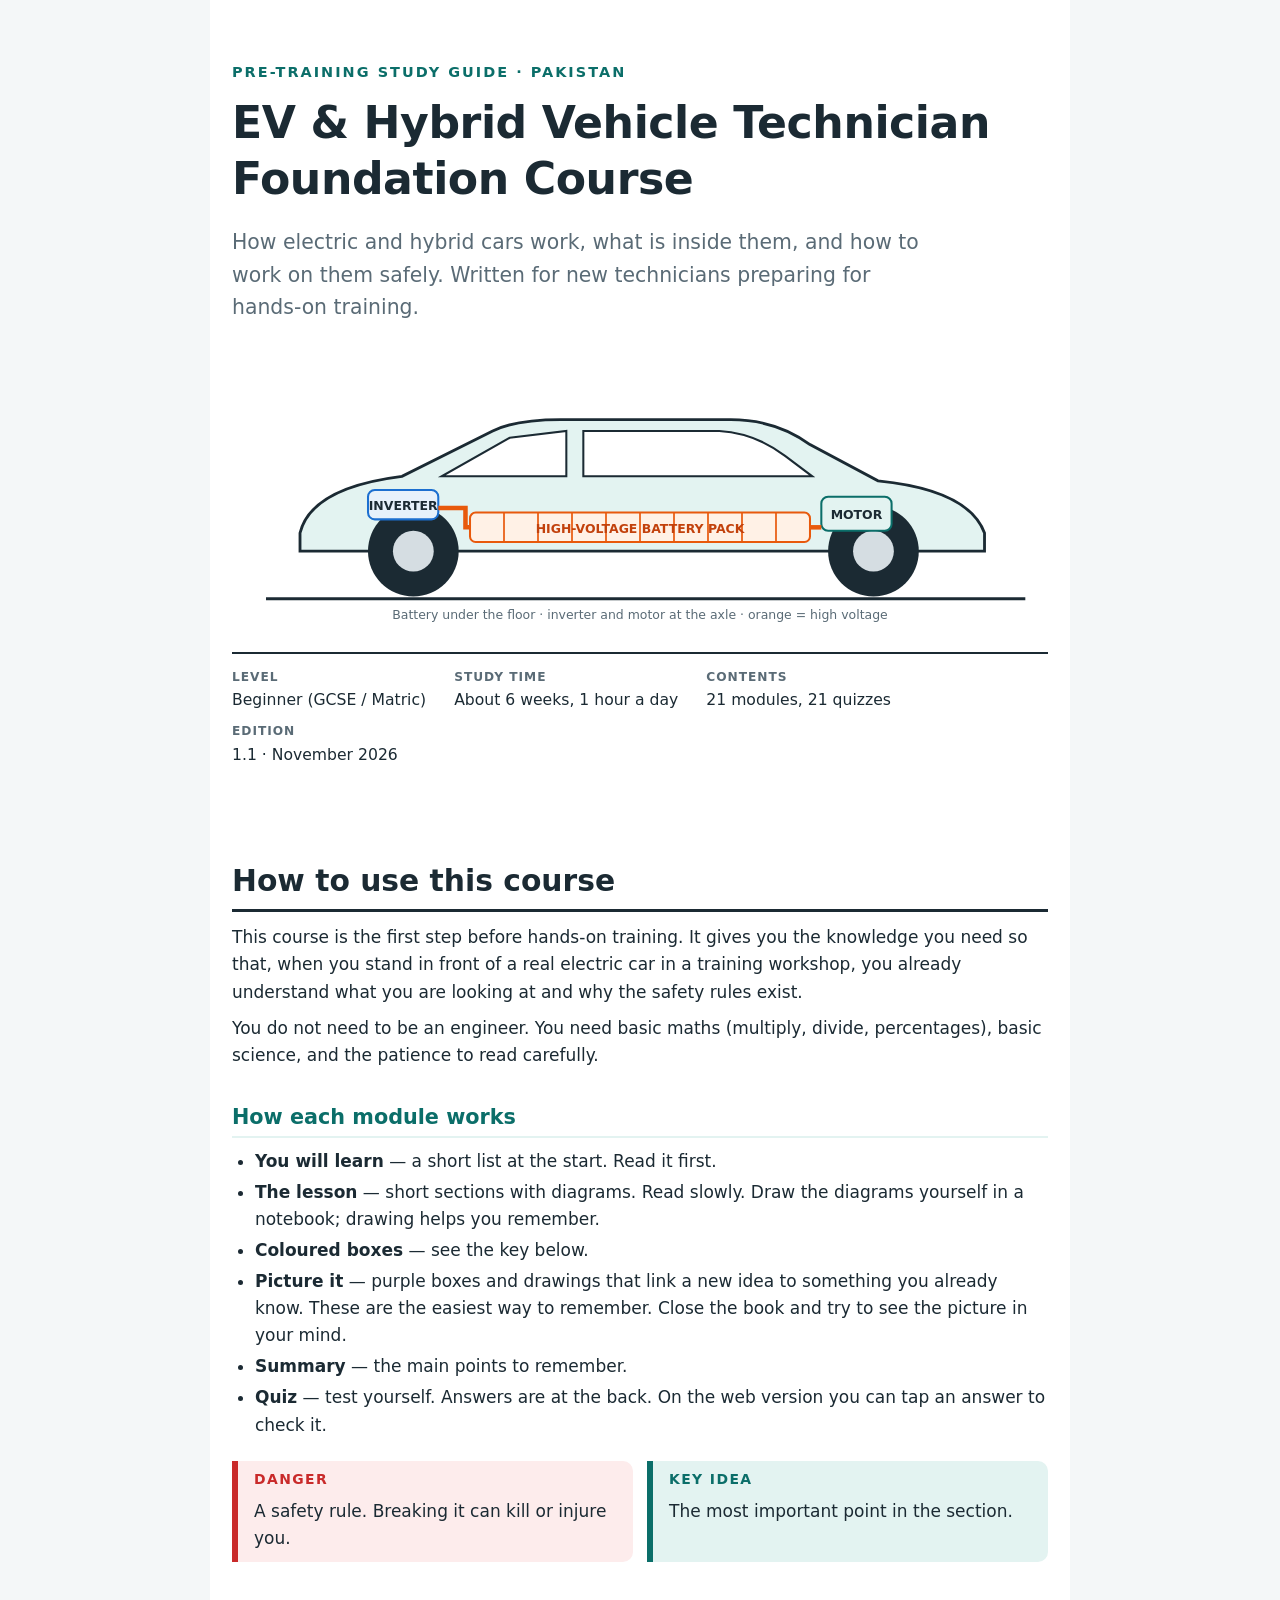
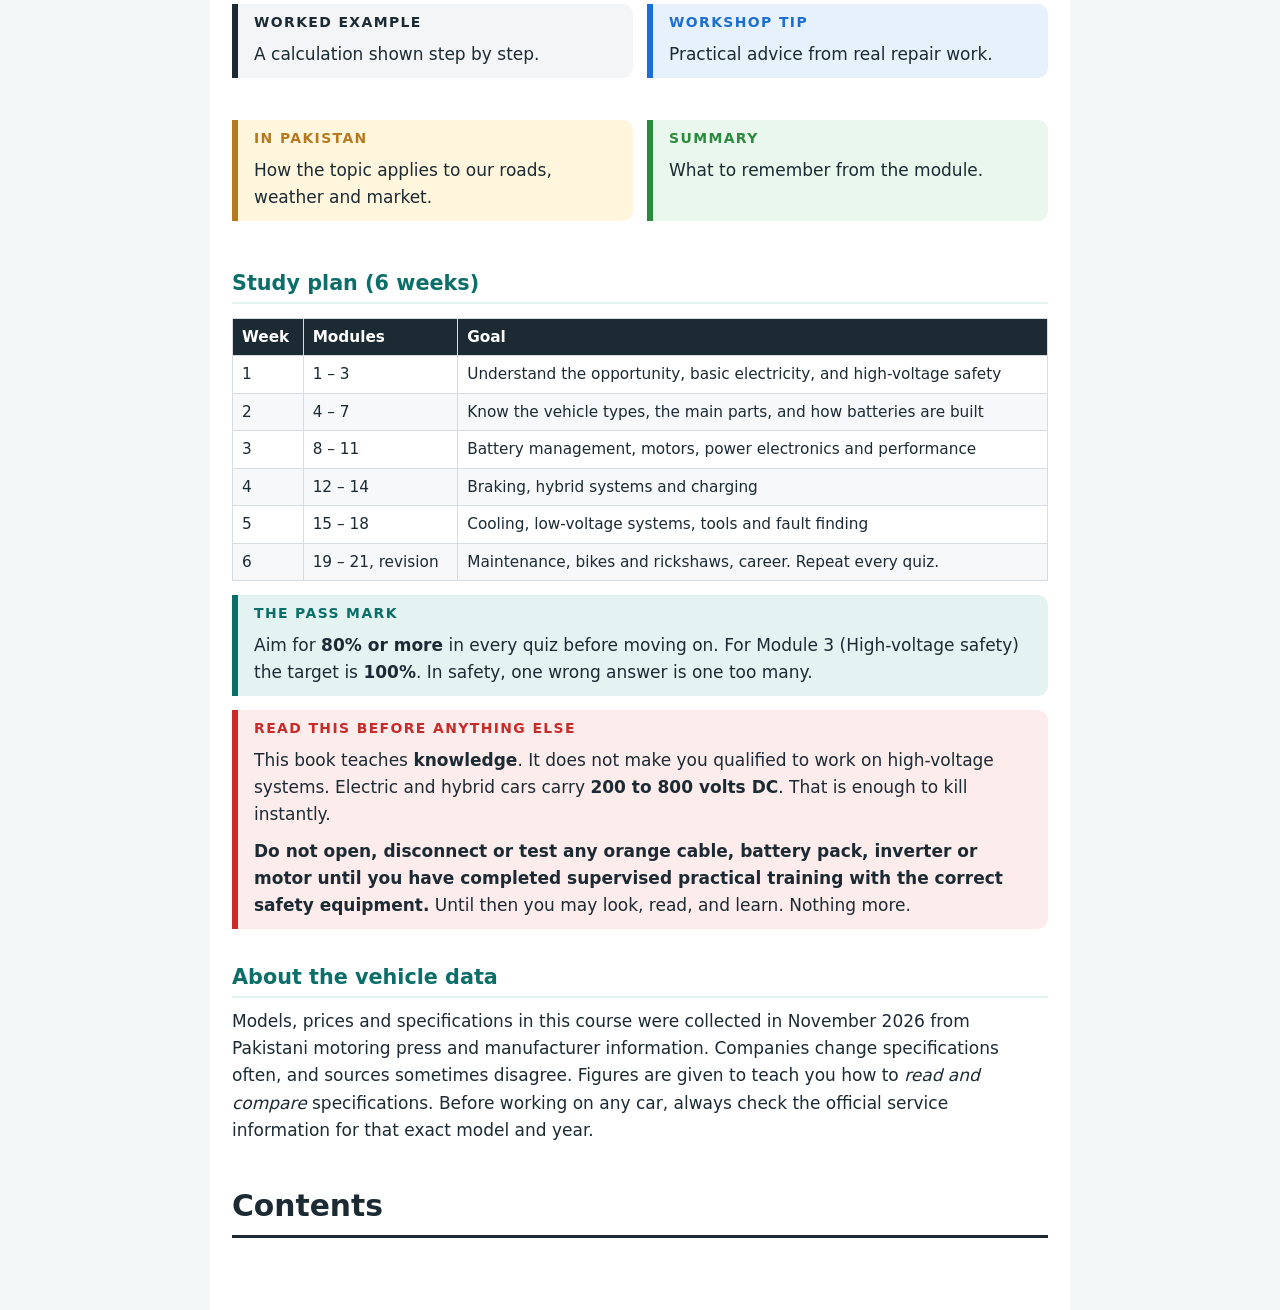
<file: src/p00.html>
<!doctype html>
<html lang="en">
<head>
<meta charset="utf-8">
<meta name="viewport" content="width=device-width, initial-scale=1">
<title>EV &amp; Hybrid Technician Foundation Course</title>
<style>
:root{--ink:#1B2A33;--mut:#5A6B76;--line:#D5DDE2;--bg:#F4F7F8;--pri:#0B6E69;--pri2:#E3F3F1;--hv:#E8590C;--hv2:#FFF1E6;--lv:#1C6FD0;--lv2:#E7F1FB;--red:#C92A2A;--red2:#FDECEC;--amb:#B7791F;--amb2:#FFF6DD;--grn:#2B8A3E;--grn2:#E9F7EC}
*{box-sizing:border-box;-webkit-print-color-adjust:exact;print-color-adjust:exact}
html{-webkit-text-size-adjust:100%}
body{margin:0;background:var(--bg);color:var(--ink);font-family:"Segoe UI",system-ui,-apple-system,Roboto,Arial,sans-serif;font-size:17px;line-height:1.6}
main{max-width:860px;margin:0 auto;background:#fff;padding:0 22px 60px}
h1,h2,h3,h4{line-height:1.25;margin:0}
h3{font-size:1.22em;color:var(--pri);margin:1.7em 0 .5em;padding-bottom:.25em;border-bottom:2px solid var(--pri2);break-after:avoid}
h4{font-size:1.02em;margin:1.2em 0 .35em;break-after:avoid}
p{margin:.55em 0}
ul,ol{margin:.5em 0;padding-left:1.35em}
li{margin:.22em 0}
b,strong{font-weight:650}
code,.f{font-family:Consolas,"Courier New",monospace;background:#EEF2F4;padding:.08em .35em;border-radius:4px;font-size:.95em;box-decoration-break:clone;-webkit-box-decoration-break:clone}
a{color:var(--pri)}
/* cover */
.cover{min-height:92vh;display:flex;flex-direction:column;justify-content:center;padding:40px 0;break-after:page}
.cover .tag{font-size:.85em;letter-spacing:.14em;text-transform:uppercase;color:var(--pri);font-weight:700}
.cover h1{font-size:2.6em;margin:.25em 0 .2em;letter-spacing:-.01em}
.cover .sub{font-size:1.2em;color:var(--mut);max-width:34em}
.cover svg{margin:28px 0}
.cover .meta{display:flex;flex-wrap:wrap;gap:10px 28px;border-top:2px solid var(--ink);padding-top:14px;font-size:.92em}
.cover .meta b{display:block;font-size:.78em;letter-spacing:.08em;text-transform:uppercase;color:var(--mut)}
/* module header */
section.mod{break-before:page;padding-top:34px}
.mh{display:flex;gap:18px;align-items:flex-start;border-bottom:3px solid var(--ink);padding-bottom:14px;margin-bottom:14px}
.mh .n{flex:none;width:68px;height:68px;border-radius:14px;background:var(--pri);color:#fff;font-size:2em;font-weight:700;display:flex;align-items:center;justify-content:center}
.mh .pt{font-size:.78em;letter-spacing:.12em;text-transform:uppercase;color:var(--pri);font-weight:700}
.mh h2{font-size:1.75em;margin-top:2px}
.mh p{margin:.25em 0 0;color:var(--mut)}
.learn{background:var(--pri2);border-radius:10px;padding:12px 18px;margin:14px 0;break-inside:avoid}
.learn h4{margin:0 0 .2em;color:var(--pri);font-size:.82em;letter-spacing:.1em;text-transform:uppercase}
.learn ul{margin:0}
/* callouts */
.c{border-left:6px solid var(--pri);background:var(--pri2);border-radius:0 10px 10px 0;padding:10px 16px;margin:14px 0;break-inside:avoid}
.c h4{margin:0 0 .15em;font-size:.82em;letter-spacing:.1em;text-transform:uppercase;color:var(--pri)}
.c p:last-child,.c ul:last-child,.c ol:last-child{margin-bottom:0}
.c.danger{border-color:var(--red);background:var(--red2)}.c.danger h4{color:var(--red)}
.c.tip{border-color:var(--lv);background:var(--lv2)}.c.tip h4{color:var(--lv)}
.c.pk{border-color:var(--amb);background:var(--amb2)}.c.pk h4{color:var(--amb)}
.c.ex{border-color:var(--ink);background:#F3F5F6}.c.ex h4{color:var(--ink)}
.c.sum{border-color:var(--grn);background:var(--grn2)}.c.sum h4{color:var(--grn)}
.c.pic{border-color:#7048E8;background:#F3F0FF}.c.pic h4{color:#7048E8}
figure.pic{border:2px solid #B197FC;background:#FBFAFF}figure.pic figcaption b{color:#7048E8}
/* tables */
.tw{overflow-x:auto;margin:14px 0}
table{border-collapse:collapse;width:100%;font-size:.9em}
caption{caption-side:top;text-align:left;font-weight:650;padding:0 0 6px;color:var(--mut);font-size:.95em}
th,td{border:1px solid var(--line);padding:6px 9px;text-align:left;vertical-align:top}
th{background:var(--ink);color:#fff;font-weight:600}
tbody tr:nth-child(even) td{background:#F6F8F9}
tr{break-inside:avoid}
/* figures */
figure{margin:18px 0;break-inside:avoid;border:1px solid var(--line);border-radius:10px;padding:12px 12px 8px;background:#fff}
figure svg{display:block;width:100%;height:auto}
figcaption{font-size:.86em;color:var(--mut);margin-top:6px;border-top:1px solid var(--line);padding-top:6px}
figcaption b{color:var(--ink)}
figure svg,.cover svg{font-family:"Segoe UI",system-ui,Roboto,Arial,sans-serif;font-size:13px;fill:#1B2A33}
svg .s{font-size:11px}svg .l{font-size:15px}svg .bd{font-weight:700}svg .m{text-anchor:middle}svg .e{text-anchor:end}
svg .w{fill:#fff}svg .o{fill:#C2410C}svg .bl{fill:#1C6FD0}svg .g{fill:#0B6E69}svg .mu{fill:#5A6B76}svg .r{fill:#C92A2A}
svg .bx{fill:#fff;stroke:#1B2A33;stroke-width:1.5}
svg .hb{fill:#FFF1E6;stroke:#E8590C;stroke-width:1.8}
svg .lb{fill:#E7F1FB;stroke:#1C6FD0;stroke-width:1.8}
svg .gb{fill:#E3F3F1;stroke:#0B6E69;stroke-width:1.8}
svg .yb{fill:#FFF6DD;stroke:#B7791F;stroke-width:1.8}
svg .kb{fill:#EEF2F4;stroke:#5A6B76;stroke-width:1.5}
svg .rb{fill:#FDECEC;stroke:#C92A2A;stroke-width:1.8}
svg .db{fill:#1B2A33;stroke:#1B2A33}
svg .hv{stroke:#E8590C;stroke-width:4;fill:none}
svg .lv{stroke:#1C6FD0;stroke-width:2.2;fill:none}
svg .mc{stroke:#5A6B76;stroke-width:6;fill:none}
svg .gn{stroke:#0B6E69;stroke-width:2.5;fill:none}
svg .ln{stroke:#1B2A33;stroke-width:1.5;fill:none}
svg .rd{stroke:#C92A2A;stroke-width:2.5;fill:none}
svg .da{stroke-dasharray:6 4}
/* quiz */
.quiz{border:2px solid var(--ink);border-radius:12px;padding:14px 18px;margin:26px 0 0;break-inside:avoid-page}
.quiz h3{margin:0 0 .3em;border:0;color:var(--ink)}
.quiz>p{color:var(--mut);font-size:.9em;margin-top:0}
.quiz ol{padding-left:1.3em}
.quiz ol>li{margin:.7em 0;break-inside:avoid;font-weight:600}
.quiz ul{list-style:none;padding:0;margin:.3em 0 0;counter-reset:o;font-weight:400}
.quiz ul li{counter-increment:o;padding:5px 10px 5px 36px;margin:4px 0;border:1px solid var(--line);border-radius:8px;position:relative;cursor:pointer}
.quiz ul li::before{content:counter(o,upper-alpha);position:absolute;left:10px;font-weight:700;color:var(--pri)}
.quiz ul li.ok{background:var(--grn2);border-color:var(--grn)}
.quiz ul li.no{background:var(--red2);border-color:var(--red)}
.score{font-weight:650;color:var(--pri);margin:.4em 0 0}
/* toc */
.toc{break-after:page}
.toc ol{list-style:none;padding:0;margin:0}
.toc li{display:flex;gap:12px;padding:6px 0;border-bottom:1px solid var(--line);margin:0}
.toc li.p{border:0;margin-top:14px;font-size:.8em;letter-spacing:.12em;text-transform:uppercase;color:var(--pri);font-weight:700;padding-bottom:0}
.toc .k{flex:none;width:2em;font-weight:700;color:var(--pri)}
.toc a{color:inherit;text-decoration:none}
.front{break-before:page;padding-top:34px}
.front h2{font-size:1.75em;border-bottom:3px solid var(--ink);padding-bottom:10px;margin-bottom:12px}
.ur{font-family:"Jameel Noori Nastaleeq","Noto Nastaliq Urdu","Urdu Typesetting","Segoe UI",Tahoma,Arial,sans-serif;direction:rtl;text-align:right;font-size:1.4em;line-height:1.8}
.steps{counter-reset:st;list-style:none;padding:0}
.steps li{counter-increment:st;position:relative;padding:8px 12px 8px 52px;margin:7px 0;border:1px solid var(--line);border-radius:10px;break-inside:avoid}
.steps li::before{content:counter(st);position:absolute;left:10px;top:8px;width:30px;height:30px;border-radius:50%;background:var(--ink);color:#fff;font-weight:700;display:flex;align-items:center;justify-content:center}
.two{display:grid;grid-template-columns:1fr 1fr;gap:14px}
@media(max-width:640px){body{font-size:16px}main{padding:0 16px 40px}.cover h1{font-size:2em}.two{grid-template-columns:1fr}.mh .n{width:54px;height:54px;font-size:1.6em}.mh h2{font-size:1.4em}}
@page{size:A4;margin:13mm 14mm 16mm}
@page{@bottom-center{content:counter(page);font-family:"Segoe UI",Arial,sans-serif;font-size:9pt;color:#5A6B76}@bottom-left{content:"EV & Hybrid Technician Foundation Course";font-family:"Segoe UI",Arial,sans-serif;font-size:8pt;color:#5A6B76}}
@page:first{@bottom-center{content:""}@bottom-left{content:""}}
@media print{body{background:#fff;font-size:10pt;line-height:1.42}main{max-width:none;padding:0}.cover{min-height:255mm}section.mod,.front{padding-top:0}p{margin:.4em 0}li{margin:.12em 0}h3{margin:1.15em 0 .35em}h4{margin:.8em 0 .25em}.mh{padding-bottom:9px;margin-bottom:9px}.mh .n{width:54px;height:54px;font-size:1.7em}.mh h2{font-size:1.55em}.learn{padding:8px 14px;margin:9px 0}.c{padding:7px 13px;margin:9px 0}.tw{overflow:visible;margin:9px 0}table{font-size:.88em}th,td{padding:3.5px 7px}figure{margin:10px 0;padding:8px 10px 6px}figure svg{max-width:158mm;margin:0 auto}figcaption{margin-top:4px;padding-top:4px}.steps li{padding:5px 10px 5px 44px;margin:4px 0}.steps li::before{width:25px;height:25px;top:5px}.quiz{break-inside:auto;padding:9px 14px;margin-top:14px}.quiz ol>li{margin:.45em 0}.quiz ul{display:grid;grid-template-columns:1fr 1fr;gap:3px 8px}.quiz ul li{cursor:default;margin:0;padding:3px 8px 3px 30px}.quiz ul li::before{left:9px}.score{display:none}.two{gap:8px}}
</style>
</head>
<body>
<svg width="0" height="0" style="position:absolute" aria-hidden="true"><defs>
<marker id="a" viewBox="0 0 10 10" refX="9" refY="5" markerWidth="7" markerHeight="7" orient="auto-start-reverse"><path d="M0 0L10 5L0 10z" fill="#1B2A33"/></marker>
<marker id="ao" viewBox="0 0 10 10" refX="9" refY="5" markerWidth="5" markerHeight="5" orient="auto-start-reverse"><path d="M0 0L10 5L0 10z" fill="#E8590C"/></marker>
<marker id="ab" viewBox="0 0 10 10" refX="9" refY="5" markerWidth="6" markerHeight="6" orient="auto-start-reverse"><path d="M0 0L10 5L0 10z" fill="#1C6FD0"/></marker>
<marker id="ag" viewBox="0 0 10 10" refX="9" refY="5" markerWidth="6" markerHeight="6" orient="auto-start-reverse"><path d="M0 0L10 5L0 10z" fill="#0B6E69"/></marker>
<marker id="ar" viewBox="0 0 10 10" refX="9" refY="5" markerWidth="6" markerHeight="6" orient="auto-start-reverse"><path d="M0 0L10 5L0 10z" fill="#C92A2A"/></marker>
</defs></svg>
<main>

<div class="cover">
  <div class="tag">Pre-training study guide · Pakistan</div>
  <h1>EV &amp; Hybrid Vehicle Technician Foundation Course</h1>
  <p class="sub">How electric and hybrid cars work, what is inside them, and how to work on them safely. Written for new technicians preparing for hands-on training.</p>
  <svg viewBox="0 0 720 230" role="img" aria-label="Side view of an electric car showing the battery under the floor and the motor at the axle">
    <path d="M60 150 Q70 110 150 100 L230 60 Q250 50 290 50 L440 50 Q480 50 510 72 L570 104 Q650 112 664 150 L664 166 L60 166z" fill="#E3F3F1" stroke="#1B2A33" stroke-width="2.5"/>
    <path d="M245 66 L295 60 L295 100 L185 100z M310 60 L430 60 Q462 62 488 82 L512 100 L310 100z" fill="#fff" stroke="#1B2A33" stroke-width="1.8"/>
    <rect x="210" y="132" width="300" height="26" rx="5" class="hb"/>
    <g stroke="#E8590C" stroke-width="1.5"><path d="M240 132v26M270 132v26M300 132v26M330 132v26M360 132v26M390 132v26M420 132v26M450 132v26M480 132v26"/></g>
    <circle cx="160" cy="166" r="40" fill="#1B2A33"/><circle cx="160" cy="166" r="18" fill="#D5DDE2"/>
    <circle cx="566" cy="166" r="40" fill="#1B2A33"/><circle cx="566" cy="166" r="18" fill="#D5DDE2"/>
    <rect x="520" y="118" width="62" height="30" rx="6" class="gb"/><text x="551" y="138" class="m s bd">MOTOR</text>
    <rect x="120" y="112" width="62" height="26" rx="6" class="lb"/><text x="151" y="130" class="m s bd">INVERTER</text>
    <path d="M182 128 H206 V145 H210" class="hv"/><path d="M510 145 H520" class="hv"/>
    <text x="360" y="150" class="m s bd o">HIGH-VOLTAGE BATTERY PACK</text>
    <path d="M30 208 H700" stroke="#1B2A33" stroke-width="2.5"/>
    <text x="360" y="226" class="m s mu">Battery under the floor · inverter and motor at the axle · orange = high voltage</text>
  </svg>
  <div class="meta">
    <div><b>Level</b>Beginner (GCSE / Matric)</div>
    <div><b>Study time</b>About 6 weeks, 1 hour a day</div>
    <div><b>Contents</b>21 modules, 21 quizzes</div>
    <div><b>Edition</b>1.1 · November 2026</div>
  </div>
</div>

<div class="front" style="break-before:auto">
<h2>How to use this course</h2>
<p>This course is the first step before hands-on training. It gives you the knowledge you need so that, when you stand in front of a real electric car in a training workshop, you already understand what you are looking at and why the safety rules exist.</p>
<p>You do not need to be an engineer. You need basic maths (multiply, divide, percentages), basic science, and the patience to read carefully.</p>

<h3>How each module works</h3>
<ul>
<li><b>You will learn</b> — a short list at the start. Read it first.</li>
<li><b>The lesson</b> — short sections with diagrams. Read slowly. Draw the diagrams yourself in a notebook; drawing helps you remember.</li>
<li><b>Coloured boxes</b> — see the key below.</li>
<li><b>Picture it</b> — purple boxes and drawings that link a new idea to something you already know. These are the easiest way to remember. Close the book and try to see the picture in your mind.</li>
<li><b>Summary</b> — the main points to remember.</li>
<li><b>Quiz</b> — test yourself. Answers are at the back. On the web version you can tap an answer to check it.</li>
</ul>

<div class="two">
<aside class="c danger"><h4>Danger</h4><p>A safety rule. Breaking it can kill or injure you.</p></aside>
<aside class="c"><h4>Key idea</h4><p>The most important point in the section.</p></aside>
<aside class="c ex"><h4>Worked example</h4><p>A calculation shown step by step.</p></aside>
<aside class="c tip"><h4>Workshop tip</h4><p>Practical advice from real repair work.</p></aside>
<aside class="c pk"><h4>In Pakistan</h4><p>How the topic applies to our roads, weather and market.</p></aside>
<aside class="c sum"><h4>Summary</h4><p>What to remember from the module.</p></aside>
</div>

<h3>Study plan (6 weeks)</h3>
<div class="tw"><table>
<thead><tr><th>Week</th><th>Modules</th><th>Goal</th></tr></thead>
<tbody>
<tr><td>1</td><td>1 – 3</td><td>Understand the opportunity, basic electricity, and high-voltage safety</td></tr>
<tr><td>2</td><td>4 – 7</td><td>Know the vehicle types, the main parts, and how batteries are built</td></tr>
<tr><td>3</td><td>8 – 11</td><td>Battery management, motors, power electronics and performance</td></tr>
<tr><td>4</td><td>12 – 14</td><td>Braking, hybrid systems and charging</td></tr>
<tr><td>5</td><td>15 – 18</td><td>Cooling, low-voltage systems, tools and fault finding</td></tr>
<tr><td>6</td><td>19 – 21, revision</td><td>Maintenance, bikes and rickshaws, career. Repeat every quiz.</td></tr>
</tbody></table></div>

<aside class="c"><h4>The pass mark</h4><p>Aim for <b>80% or more</b> in every quiz before moving on. For Module 3 (High-voltage safety) the target is <b>100%</b>. In safety, one wrong answer is one too many.</p></aside>

<aside class="c danger"><h4>Read this before anything else</h4>
<p>This book teaches <b>knowledge</b>. It does not make you qualified to work on high-voltage systems. Electric and hybrid cars carry <b>200 to 800 volts DC</b>. That is enough to kill instantly.</p>
<p><b>Do not open, disconnect or test any orange cable, battery pack, inverter or motor until you have completed supervised practical training with the correct safety equipment.</b> Until then you may look, read, and learn. Nothing more.</p></aside>

<h3>About the vehicle data</h3>
<p>Models, prices and specifications in this course were collected in November 2026 from Pakistani motoring press and manufacturer information. Companies change specifications often, and sources sometimes disagree. Figures are given to teach you how to <em>read and compare</em> specifications. Before working on any car, always check the official service information for that exact model and year.</p>
</div>

<div class="front toc">
<h2>Contents</h2>
<ol id="toc"></ol>
</div>
</file>
<file: car/car.css>
.carx{
  --teal:#0B6E69;--teal-l:#E3F3F1;--ink:#1B2A33;--mute:#5A6B76;--line:#D5DDE2;--bg:#F4F7F8;
  --hv:#E8590C;--ac:#7048E8;--lv:#1C7ED6;--cool:#0CA5B0;--il:#E0A800;--mech:#6B7780;
}
.carx .wrap{max-width:1040px;margin:0 auto;padding:12px 16px 40px;display:grid;grid-template-columns:minmax(0,1fr);gap:14px}
@media (min-width:820px){
.carx .wrap{grid-template-columns:minmax(0,420px) minmax(0,1fr);align-items:start}
.carx .stage{position:sticky;top:58px}}
.carx .card{background:#fff;border:1px solid var(--line);border-radius:14px;padding:14px 16px;margin:0 0 12px;overflow:hidden}
.carx .card h3{margin:0 0 .4em;font-size:1.05em}
.carx .muted{color:var(--mute);font-size:.9em;margin:.2em 0}
.carx .stage{background:#fff;border:1px solid var(--line);border-radius:14px;padding:10px 10px 8px}
.carx .statebar{display:flex;align-items:center;gap:10px;min-height:32px;padding:0 4px 6px}
.carx .state{font-weight:700;font-size:.85em;border-radius:20px;padding:3px 11px;background:#EEF2F4;color:var(--mute);white-space:nowrap}
.carx .state.ready{background:#E9F7EC;color:#2B8A3E}
.carx .state.drive{background:#FFF0E6;color:var(--hv)}
.carx .state.regen{background:#E7F5FF;color:var(--lv)}
.carx .state.charge{background:#F3F0FF;color:var(--ac)}
.carx .state.busy{background:#FFF6DD;color:#B7791F}
.carx #car{display:block;width:100%;max-height:72vh;margin:0 auto;touch-action:manipulation}

/* drawing */
.carx .body rect{fill:#F7FAFB;stroke:#AEB8BF;stroke-width:2}
.carx .body .glass{fill:#DCEBF2;stroke:#AEB8BF;stroke-width:1}
.carx .body .seat{fill:#EEF2F4;stroke:#C6D0D6;stroke-width:1.2}
.carx .front{font-size:9px;letter-spacing:.2em;fill:#8A99A3;text-anchor:middle;font-weight:700}
.carx .wheel{fill:#2D3A42}
.carx .shaft{stroke:var(--mech);stroke-width:6;stroke-linecap:round;stroke-dasharray:10 4}
.carx .shaft.dead{stroke:#C6D0D6;stroke-dasharray:none;stroke-width:4}
.carx .box{stroke-width:2;fill:#fff}
.carx .box.hv{stroke:var(--hv);fill:#FFF4EC}
.carx .box.lv{stroke:var(--lv);fill:#EEF6FD}
.carx .box.cool{stroke:var(--cool);fill:#E6F7F8}
.carx .box.mech{stroke:var(--mech);fill:#F1F3F4}
.carx .box.batt{stroke:var(--hv);fill:rgba(255,244,236,.55);stroke-width:2.5}
.carx .box.msd{stroke:var(--hv);fill:var(--hv)}
.carx .part[data-id=msd] .lbl{fill:#fff}
.carx .cellgrid{pointer-events:none}
.carx .socfill{fill:rgba(43,138,62,.16);pointer-events:none;transition:y .4s,height .4s}
.carx .rotor{stroke:var(--hv);stroke-width:3;stroke-linecap:round;transform-box:fill-box;transform-origin:center}
.carx .hvilknob{fill:#FFF8DB;stroke:var(--il);stroke-width:2}
.carx .lbl{font-size:11px;font-weight:650;fill:var(--ink);text-anchor:middle;pointer-events:none}
.carx .lbl.sm{font-size:9.5px}
.carx .lbl.xs{font-size:8.5px}
.carx .battlbl{fill:#A6460A}
.carx .part{cursor:pointer;outline:none}
.carx .part:hover .box,.carx .part:focus-visible .box{filter:drop-shadow(0 0 3px rgba(11,110,105,.6))}
.carx .part.sel .box,.carx .part.sel .hvilknob,.carx .part.sel .wheel{stroke:var(--teal);stroke-width:3.5;filter:drop-shadow(0 0 5px rgba(11,110,105,.8))}
.carx .part.live .box.hv,.carx .part.live .box.batt,.carx .part.live .box.msd{animation:glow 1.6s ease-in-out infinite}
.carx .part.live .box.lv{filter:drop-shadow(0 0 3px rgba(28,126,214,.7))}
.carx .part.live .box.cool{filter:drop-shadow(0 0 3px rgba(12,165,176,.7))}
@keyframes glow{50%{filter:drop-shadow(0 0 5px rgba(232,89,12,.9))}}

/* cables */
.carx .cable{fill:none;stroke-linecap:round;stroke-linejoin:round}
.carx .cable.hv{stroke:var(--hv);stroke-width:5;opacity:.45}
.carx .cable.ac{stroke:var(--ac);stroke-width:5;opacity:.45}
.carx .cable.lv{stroke:var(--lv);stroke-width:3;opacity:.45}
.carx .cable.cool{stroke:var(--cool);stroke-width:3;opacity:.4;stroke-dasharray:2 4}
.carx .cable.il{stroke:var(--il);stroke-width:1.6;opacity:.55;stroke-dasharray:1 3}
.carx .cable.tap{stroke:transparent;stroke-width:14;opacity:1;cursor:pointer}
.carx .flow{fill:none;stroke-linecap:round;stroke:#fff;stroke-width:2.2;stroke-dasharray:4 10;opacity:0;animation:dash var(--dur,1.2s) linear infinite;pointer-events:none}
.carx .flow.on{opacity:1}
.carx .flow.rev{animation-direction:reverse}
.carx .flow.cool{stroke:#0CA5B0;stroke-width:3;stroke-dasharray:6 8}
.carx .flow.il{stroke:var(--il);stroke-width:2.4;stroke-dasharray:3 5}
.carx .on-cable{opacity:1!important}
@keyframes dash{to{stroke-dashoffset:-28}}
.carx .spin .shaft:not(.dead){animation:dash calc(var(--wdur,1s)) linear infinite}
.carx .rotor{stroke-dasharray:6 4}
.carx .spin .rotor{animation:dash calc(var(--wdur,1s) / 3) linear infinite}
.carx .legend{display:flex;flex-wrap:wrap;gap:4px 12px;font-size:.74em;color:var(--mute);padding:6px 4px 0}
.carx .legend .k{display:inline-block;width:16px;height:4px;border-radius:2px;vertical-align:middle;margin-right:4px}
.carx .k.hv{background:var(--hv)}
.carx .k.ac{background:var(--ac)}
.carx .k.lv{background:var(--lv)}
.carx .k.cool{background:var(--cool)}
.carx .k.il{background:var(--il)}

/* controls */
.carx .modes{display:grid;grid-template-columns:repeat(4,minmax(0,1fr));gap:6px}
.carx .modes button{font:inherit;font-size:.86em;font-weight:650;padding:10px 4px;border-radius:10px;border:2px solid var(--line);background:#fff;color:var(--ink);cursor:pointer}
.carx .modes button.on{border-color:var(--teal);background:var(--teal);color:#fff}
.carx .modes button:disabled{opacity:.45;cursor:not-allowed}
.carx .drive{margin:14px 0 4px}
.carx .pedlbl{display:flex;justify-content:space-between;align-items:baseline;font-size:.8em;color:var(--mute)}
.carx .pedlbl b{color:var(--ink);font-size:1.1em}
.carx input[type=range]{width:100%;margin:8px 0;accent-color:var(--teal);height:28px}
.carx #pedal{background:linear-gradient(90deg,#D0EBFF 0,#fff 50%,#FFE8D9 100%);border-radius:14px}
.carx .toggles{display:flex;justify-content:space-between;align-items:center;gap:8px;flex-wrap:wrap;font-size:.88em}
.carx .mini{font:inherit;font-size:.85em;padding:5px 10px;border-radius:8px;border:1.5px solid var(--teal);color:var(--teal);background:#fff;cursor:pointer}
.carx .grid{display:grid;grid-template-columns:repeat(2,minmax(0,1fr));gap:8px;margin-top:12px}
@media (min-width:520px){
.carx .grid{grid-template-columns:repeat(4,minmax(0,1fr))}}
.carx .grid div{background:#F3F6F7;border-radius:10px;padding:7px 9px;min-width:0}
.carx .grid small{display:block;font-size:.7em;color:var(--mute);white-space:nowrap;overflow:hidden;text-overflow:ellipsis}
.carx .grid b{font-size:1.35em;font-variant-numeric:tabular-nums}
.carx .grid em{font-style:normal;font-size:.72em;color:var(--mute);margin-left:3px}
.carx .note{min-height:1.4em;font-size:.88em;margin:10px 0 0;color:#8A4B00}
.carx .socset{margin-top:8px;font-size:.85em;color:var(--mute)}

/* contactor diagram */
.carx #kdiag{width:100%;display:block}
.carx #kdiag .kbatt{fill:#FFF4EC;stroke:var(--hv);stroke-width:2}
.carx #kdiag .kw{fill:none;stroke:#8A99A3;stroke-width:2}
.carx #kdiag .kres{fill:#FFF6DD;stroke:#B7791F;stroke-width:1.5}
.carx #kdiag .cap{stroke:var(--ink);stroke-width:3}
.carx #kdiag g circle{fill:#fff;stroke:var(--ink);stroke-width:1.5}
.carx #kdiag .blade{stroke:var(--ink);stroke-width:2.5;stroke-linecap:round;transform-box:view-box;transition:transform .25s}
.carx #kdiag g.closed .blade{stroke:#2B8A3E}
.carx #kdiag g.closed circle{fill:#2B8A3E;stroke:#2B8A3E}
.carx .busbar{height:8px;background:#E6ECEF;border-radius:6px;overflow:hidden;margin:4px 0 8px}
.carx .busbar i{display:block;height:100%;width:0;background:var(--hv);border-radius:6px}
.carx .seq{margin:0;padding-left:1.3em;font-size:.88em}
.carx .seq li{margin:3px 0;color:var(--mute)}
.carx .seq li.now{color:var(--ink);font-weight:650}
.carx .seq li.done{color:#2B8A3E}
.carx .seq li.fail{color:#C92A2A;font-weight:700}
.carx .warn{display:flex;flex-wrap:wrap;gap:6px;padding:0 4px}
.carx .warn span{background:#FFF3BF;color:#8A4B00;border:1px solid #F2C94C;font-size:.78em;font-weight:700;border-radius:8px;padding:3px 9px;margin-bottom:6px}
.carx .part.removed .box{opacity:.25;stroke-dasharray:3 3}

/* fault finding */
.carx .fault h3{color:#C92A2A}
.carx .fault .jobcard{background:#FFF9F0;border:1px dashed #E8A55C;border-radius:10px;padding:10px 12px;margin:8px 0}
.carx .fault .jobcard b{display:block;font-size:.78em;letter-spacing:.06em;text-transform:uppercase;color:#A6460A;margin-bottom:2px}
.carx .tools{display:grid;grid-template-columns:repeat(2,minmax(0,1fr));gap:6px;margin:10px 0}
.carx .tools button,.carx .ptools button{font:inherit;font-size:.84em;font-weight:650;padding:9px 6px;border-radius:9px;border:1.5px solid var(--teal);background:#fff;color:var(--teal);cursor:pointer;text-align:center}
.carx .tools button.safe{border-color:#C92A2A;color:#C92A2A}
.carx .tools button.safe.isolated{background:#C92A2A;color:#fff}
.carx .ptools{display:flex;gap:6px;margin-top:10px;flex-wrap:wrap}
.carx .ptools button{flex:1;min-width:120px}
.carx .clock{float:right;font-size:.8em;font-weight:700;color:var(--mute);background:#EEF2F4;border-radius:20px;padding:2px 9px}
.carx .findings{list-style:none;padding:0;margin:8px 0 0;font-size:.88em;max-height:300px;overflow:auto}
.carx .findings li{border-left:3px solid var(--line);padding:5px 9px;margin:0 0 6px;background:#FAFBFC;border-radius:0 6px 6px 0}
.carx .findings li small{display:block;color:var(--mute);font-weight:700;font-size:.78em;text-transform:uppercase;letter-spacing:.04em}
.carx .findings li.bad{border-color:#C92A2A;background:#FFF5F5}
.carx .findings li.key{border-color:#E8590C}
.carx .findings table{border-collapse:collapse;width:100%;margin-top:3px}
.carx .findings td{padding:2px 4px;border-bottom:1px solid #EEF2F4}
.carx .findings td:last-child{text-align:right;font-weight:650;font-variant-numeric:tabular-nums}
.carx .iso{border:2px solid #C92A2A;border-radius:10px;padding:10px 12px;margin:8px 0;background:#FFF5F5}
.carx .iso p{margin:.2em 0 .5em;font-size:.9em}
.carx .iso button{display:block;width:100%;margin:5px 0;font:inherit;font-size:.88em;padding:8px;border-radius:8px;border:1.5px solid #C92A2A;background:#fff;color:#1B2A33;cursor:pointer;text-align:left}
.carx .iso button.done{background:#E9F7EC;border-color:#2B8A3E;color:#2B8A3E}
.carx .iso button:disabled{cursor:default}
.carx .finish select{width:100%;font:inherit;padding:9px;border:2px solid var(--line);border-radius:10px;margin:6px 0}
.carx .result{border-radius:10px;padding:10px 12px;margin:8px 0}
.carx .result.ok{background:#E9F7EC}
.carx .result.no{background:#FDECEC}
.carx .result ul{margin:.3em 0;padding-left:1.2em}
.carx .btn{display:inline-block;background:var(--teal);color:#fff;border:0;border-radius:10px;padding:10px 16px;font:inherit;font-weight:650;cursor:pointer}
.carx .btn.wide{display:block;width:100%;margin:8px 0 0}
.carx .btn.alt{background:#fff;color:var(--teal);border:2px solid var(--teal)}

/* info */
.carx #info h3{color:var(--teal)}
.carx #iBody p{margin:.45em 0}
.carx #iBody .safety{background:#FDECEC;border-left:4px solid #C92A2A;padding:7px 10px;border-radius:6px}
.carx #iBody .livep{background:#E9F7EC;padding:6px 10px;border-radius:6px;font-size:.92em}
.carx .mods{margin-top:8px}
.carx .mods span,.carx .mods a{text-decoration:none;display:inline-block;background:var(--teal-l);color:var(--teal);font-weight:700;font-size:.8em;border-radius:20px;padding:3px 10px;margin:0 4px 4px 0}
.carx .explored{text-align:center}
</file>
<file: car/vexplorer.css>
/* Styles for the vehicle explorer (vexplorer.js). It reuses the colours and the
   .card / .stage / .state / .legend styles already defined in car.css. */
.carx{--fuel:#9C6B30;--sig:#B58900}

/* the row of vehicle buttons at the top of the Car tab */
.carx .vx-bar{display:flex;gap:6px;overflow-x:auto;padding:10px 16px 2px;max-width:1040px;margin:0 auto;scrollbar-width:none}
.carx .vx-bar::-webkit-scrollbar{display:none}
.carx .vx-bar button{flex:none;font:inherit;font-size:.86em;font-weight:650;padding:8px 13px;border-radius:20px;border:1.5px solid var(--line);background:#fff;color:var(--ink);cursor:pointer;white-space:nowrap}
.carx .vx-bar button.on{background:var(--teal);border-color:var(--teal);color:#fff}

.carx .vx-wrap{max-width:1040px;margin:0 auto;padding:10px 16px 40px;display:grid;grid-template-columns:minmax(0,1fr);gap:14px}
@media (min-width:820px){.carx .vx-wrap{grid-template-columns:minmax(0,420px) minmax(0,1fr);align-items:start}}
.carx #vxSvg{display:block;width:100%;max-height:74vh;margin:0 auto;touch-action:manipulation}
.carx .vx-map{text-align:center;font-size:.78em;margin:.4em 0 0}

/* the vehicle outline */
.carx .vx-body rect{fill:#F7FAFB;stroke:#AEB8BF;stroke-width:2}
.carx .vx-body .vx-wheel{fill:#2D3A42;stroke:none}
.carx .vx-zone{stroke:#C6D0D6;stroke-width:1.2;stroke-dasharray:5 5}
.carx .vx-zlbl{font-size:9px;letter-spacing:.16em;fill:#8A99A3;font-weight:700;text-anchor:middle}
.carx .vx-tyre{fill:#F1F3F4;stroke:#2D3A42;stroke-width:9}
.carx .vx-frame{fill:none;stroke:#AEB8BF;stroke-width:7;stroke-linecap:round;stroke-linejoin:round}
.carx .vx-seat{fill:#DCE3E7;stroke:#AEB8BF;stroke-width:2}

/* cables and pipes: faint when idle, bold moving dashes when they carry power */
.carx .vx-ln{fill:none;stroke-width:3;stroke-linecap:round;stroke-linejoin:round;opacity:.3}
.carx .vx-ln.lt-hv{stroke:var(--hv)}
.carx .vx-ln.lt-ac{stroke:var(--ac)}
.carx .vx-ln.lt-lv{stroke:var(--lv)}
.carx .vx-ln.lt-cool{stroke:var(--cool)}
.carx .vx-ln.lt-mech{stroke:var(--mech);stroke-width:6}
.carx .vx-ln.lt-fuel{stroke:var(--fuel)}
.carx .vx-ln.lt-sig{stroke:var(--sig);stroke-width:2}
.carx .vx-ln.live{opacity:1;stroke-width:4.5;stroke-dasharray:9 6;animation:vxflow .75s linear infinite}
.carx .vx-ln.lt-mech.live{stroke-width:7}
.carx .vx-ln.lt-sig.live{stroke-width:2.5;stroke-dasharray:3 5;animation-duration:.5s}
.carx .vx-ln.live.rev{animation-direction:reverse}
@keyframes vxflow{to{stroke-dashoffset:-15}}
@media (prefers-reduced-motion:reduce){.carx .vx-ln.live{animation:none}}

/* part boxes */
.carx .vx-part{cursor:pointer;outline:none}
.carx .vx-box{fill:#fff;stroke-width:2}
.carx .vx-part.pk-hv .vx-box{stroke:var(--hv);fill:#FFF4EC}
.carx .vx-part.pk-lv .vx-box{stroke:var(--lv);fill:#EEF6FD}
.carx .vx-part.pk-cool .vx-box{stroke:var(--cool);fill:#E6F7F8}
.carx .vx-part.pk-mech .vx-box{stroke:var(--mech);fill:#F1F3F4}
.carx .vx-part.pk-fuel .vx-box{stroke:var(--fuel);fill:#FAF3E8}
.carx .vx-part.live .vx-box{stroke-width:3.2;filter:drop-shadow(0 0 5px rgba(232,89,12,.55))}
.carx .vx-part.pk-lv.live .vx-box{filter:drop-shadow(0 0 5px rgba(28,126,214,.55))}
.carx .vx-part.pk-mech.live .vx-box,.carx .vx-part.pk-fuel.live .vx-box,.carx .vx-part.pk-cool.live .vx-box{filter:drop-shadow(0 0 5px rgba(90,107,118,.6))}
.carx .vx-part.sel .vx-box{stroke:var(--ink);stroke-width:3.2}
.carx .vx-part:focus-visible .vx-box{stroke:var(--ink);stroke-width:3.2}
.carx .vx-lbl{stroke:none;font-size:11px;font-weight:650;fill:var(--ink);pointer-events:none}
.carx .vx-lbl.sm{font-size:9.2px}
.carx .vx-lbl.sub{font-weight:500;fill:var(--mute)}
.carx .vx-q{display:none;font-size:15px;font-weight:700;fill:var(--mute);pointer-events:none}
/* during the quiz the names are hidden and every box looks the same */
.carx #vxSvg.quiz .vx-lbl{display:none}
.carx #vxSvg.quiz .vx-q{display:block}
.carx #vxSvg.quiz .vx-box{fill:#fff;stroke:#8A99A3}
.carx #vxSvg.quiz .vx-part.inner .vx-q{font-size:11px}

.carx .vx-key{display:inline-block;width:18px;height:4px;border-radius:3px;margin-right:5px;vertical-align:middle}
.carx .vx-key.lt-hv{background:var(--hv)}.carx .vx-key.lt-ac{background:var(--ac)}.carx .vx-key.lt-lv{background:var(--lv)}
.carx .vx-key.lt-cool{background:var(--cool)}.carx .vx-key.lt-mech{background:var(--mech)}.carx .vx-key.lt-fuel{background:var(--fuel)}.carx .vx-key.lt-sig{background:var(--sig)}
.carx #vxLegend{display:flex;flex-wrap:wrap;gap:4px 14px;font-size:.8em;color:var(--mute);padding:6px 4px 0}

/* mode buttons, tabs and panels */
.carx .vx-modes{display:flex;flex-wrap:wrap;gap:6px}
.carx .vx-modes button{flex:1 1 auto;font:inherit;font-size:.86em;font-weight:650;padding:10px 10px;border-radius:10px;border:1.5px solid var(--line);background:#fff;color:var(--ink);cursor:pointer}
.carx .vx-modes button.on{background:var(--teal);border-color:var(--teal);color:#fff}
.carx .vx-note{margin:.7em 0 0;font-size:.92em}
.carx .vx-tabs{display:grid;grid-template-columns:repeat(4,1fr);gap:4px;margin:0 0 8px;background:#E6ECEF;border-radius:12px;padding:4px}
.carx .vx-tabs button{font:inherit;font-size:.84em;font-weight:650;padding:9px 2px;border:0;border-radius:9px;background:none;color:var(--mute);cursor:pointer}
.carx .vx-tabs button.on{background:#fff;color:var(--teal);box-shadow:0 1px 3px rgba(0,0,0,.12)}
.carx #vxPanel h3{color:var(--teal)}
.carx #vxPanel p{margin:.5em 0}
.carx #vxPanel .safety{background:#FDECEC;border-left:4px solid #C92A2A;padding:7px 10px;border-radius:6px}
.carx #vxPanel .livep{background:#E9F7EC;padding:6px 10px;border-radius:6px;font-size:.92em}
.carx .vx-where{background:var(--teal-l);padding:7px 10px;border-radius:6px}
.carx .vx-kind{font-size:.72em;font-weight:700;background:#EEF2F4;color:var(--mute);border-radius:20px;padding:2px 9px;margin-left:4px;vertical-align:middle;white-space:nowrap}
.carx .vx-b{display:inline-block;font-size:.7em;font-weight:700;border-radius:20px;padding:1px 8px;vertical-align:middle;white-space:nowrap}
.carx .vx-b.ok{background:#E9F7EC;color:#2B8A3E}
.carx .vx-b.ver{background:#FFF6DD;color:#8A5A00}
.carx .vx-src{font-size:.8em}
.carx .vx-src a{color:var(--teal)}
.carx .vx-ask{font-size:1.1em}
.carx .vx-ok{color:#2B8A3E;font-weight:700}
.carx .vx-no{color:#C92A2A;font-weight:700}
.carx .vx-big{font-size:2em;font-weight:700;color:var(--teal)}
.carx .vx-steps button{display:block;width:100%;text-align:left;margin:6px 0;font:inherit;font-size:.92em;padding:10px 12px;border-radius:10px;border:1.5px solid var(--line);background:#fff;color:var(--ink);cursor:pointer}
.carx .vx-done{padding-left:1.3em;margin:.4em 0}
.carx .vx-done li{margin:6px 0;color:#2B8A3E;font-weight:650}
.carx .vx-done small{display:block;color:var(--mute);font-weight:400}
.carx .vx-facts{border-collapse:collapse;width:100%;font-size:.92em}
.carx .vx-facts th{text-align:left;vertical-align:top;padding:7px 8px 7px 0;width:34%;font-weight:650;border-bottom:1px solid var(--line)}
.carx .vx-facts td{padding:7px 0;border-bottom:1px solid var(--line)}
.carx .vx-h{margin-top:1.1em}
.carx .vx-list{padding-left:1.2em;margin:.4em 0}
.carx .vx-list li{margin:5px 0}
</file>
<file: docs/app.css>
/* App shell styles (the course's own styles are injected separately) */
body{background:#F4F7F8;min-height:100vh}
.bar{position:sticky;top:0;z-index:20;background:#0B6E69;color:#fff;display:flex;align-items:center;gap:10px;padding:10px 16px;box-shadow:0 1px 6px rgba(0,0,0,.2)}
.bar b{font-size:1.02em;flex:1;white-space:nowrap;overflow:hidden;text-overflow:ellipsis}
.bar .back{background:none;border:0;color:#fff;font-size:1.5em;line-height:1;padding:0 6px 2px 0;cursor:pointer;display:none}
.bar .sync{font-size:.72em;opacity:.9;white-space:nowrap}
.tabs{position:fixed;bottom:0;left:0;right:0;z-index:20;background:#fff;border-top:1px solid #D5DDE2;display:flex;padding-bottom:env(safe-area-inset-bottom)}
.tabs a{flex:1;text-align:center;padding:9px 4px 8px;text-decoration:none;color:#5A6B76;font-size:.74em;font-weight:600}
.tabs a svg{display:block;margin:0 auto 2px;width:24px;height:24px;stroke:currentColor;fill:none;stroke-width:2;stroke-linecap:round;stroke-linejoin:round}
.tabs a.on{color:#0B6E69}
#view{max-width:860px;margin:0 auto;padding:14px 16px calc(110px + env(safe-area-inset-bottom));background:transparent;min-width:0}
#view.reader{background:#fff;padding:0 16px calc(120px + env(safe-area-inset-bottom))}
#view.reader section.mod{padding-top:18px}
.card{background:#fff;border:1px solid #D5DDE2;border-radius:14px;padding:14px 16px;margin:0 0 12px}
.card h3{border:0;margin:0 0 .4em;padding:0;color:#1B2A33;font-size:1.05em}
.card p{margin:.3em 0}
.muted{color:#5A6B76;font-size:.9em}
.big{font-size:1.9em;font-weight:700;line-height:1.1}
.row{display:flex;gap:10px;flex-wrap:wrap}
.row>.card{flex:1;min-width:130px;margin-bottom:12px}
.btn{display:inline-block;background:#0B6E69;color:#fff;border:0;border-radius:10px;padding:11px 18px;font:inherit;font-weight:650;text-decoration:none;cursor:pointer;text-align:center}
.btn.alt{background:#fff;color:#0B6E69;border:2px solid #0B6E69}
.btn.warn{background:#C92A2A}
.btn.wide{display:block;width:100%;margin:8px 0}
.btn[disabled]{opacity:.45;cursor:not-allowed}
.chip{display:inline-block;font-size:.72em;font-weight:700;border-radius:20px;padding:2px 9px;margin-left:4px;white-space:nowrap}
.chip.ok{background:#E9F7EC;color:#2B8A3E}.chip.no{background:#FDECEC;color:#C92A2A}.chip.wait{background:#EEF2F4;color:#5A6B76}.chip.part{background:#FFF6DD;color:#B7791F}
.list{list-style:none;padding:0;margin:0}
.list li{margin:0}
.list a{display:flex;align-items:center;gap:12px;padding:11px 4px;border-bottom:1px solid #E6ECEF;text-decoration:none;color:#1B2A33}
.list .num{flex:none;width:34px;height:34px;border-radius:9px;background:#E3F3F1;color:#0B6E69;font-weight:700;display:flex;align-items:center;justify-content:center}
.list .t{flex:1;min-width:0}
.list .t small{display:block;color:#5A6B76}
.parthead{font-size:.74em;letter-spacing:.12em;text-transform:uppercase;color:#0B6E69;font-weight:700;margin:16px 0 2px}
.meter{height:10px;background:#E6ECEF;border-radius:6px;overflow:hidden;margin:8px 0}
.meter i{display:block;height:100%;background:#0B6E69;border-radius:6px}
.check{list-style:none;padding:0;margin:.4em 0}
.check li{padding:4px 0 4px 30px;position:relative}
.check li::before{content:"";position:absolute;left:2px;top:7px;width:18px;height:18px;border-radius:50%;border:2px solid #AEB8BF}
.check li.ok::before{background:#2B8A3E;border-color:#2B8A3E;box-shadow:inset 0 0 0 3px #fff}
select.txt{width:100%;max-width:100%;min-width:0;font:inherit;padding:11px 12px;border:2px solid #D5DDE2;border-radius:10px;margin:6px 0;background:#fff;text-overflow:ellipsis}
.card{overflow:hidden}
.helpbtn{display:inline-block;margin:2px 0 6px;font:inherit;font-size:.82em;font-weight:650;border:1.5px solid #7048E8;color:#7048E8;background:#fff;border-radius:20px;padding:4px 12px;cursor:pointer}
.helpbtn.on{background:#7048E8;color:#fff}
textarea.txt{width:100%;font:inherit;padding:11px 12px;border:2px solid #D5DDE2;border-radius:10px;margin:6px 0;min-height:84px;resize:vertical}
.fb{border:2px solid #B197FC;background:#FBFAFF;border-radius:12px;padding:12px 14px;margin:22px 0 0}
.fb h4{margin:0 0 .2em;color:#7048E8}
input.txt{width:100%;font:inherit;padding:11px 12px;border:2px solid #D5DDE2;border-radius:10px;margin:6px 0}
/* quiz runner */
.qhead{display:flex;justify-content:space-between;align-items:center;font-size:.85em;color:#5A6B76;font-weight:600}
.qtext{font-size:1.1em;font-weight:650;margin:12px 0}
.opts{list-style:none;padding:0;margin:0}
.opts li{border:2px solid #D5DDE2;border-radius:12px;padding:12px 14px;margin:8px 0;cursor:pointer;background:#fff}
.opts li.sel{border-color:#0B6E69;background:#E3F3F1}
.opts li.ok{border-color:#2B8A3E;background:#E9F7EC}
.opts li.no{border-color:#C92A2A;background:#FDECEC}
.nextmod{display:flex;gap:10px;margin:22px 0 0}
.nextmod .btn{flex:1}
.readmark{text-align:center;margin:18px 0 0;font-weight:650}
pre.report{white-space:pre-wrap;background:#F3F5F6;border-radius:10px;padding:12px;font-family:inherit;font-size:.92em;margin:8px 0}
@media print{.bar,.tabs{display:none}body{padding:0}}
/* Car tab */
#carView .wrap{padding-bottom:calc(110px + env(safe-area-inset-bottom))}
#carView .stage{top:62px}
.tabs a{padding-left:2px;padding-right:2px}
</file>
<file: docs/car.css>
.carx{
  --teal:#0B6E69;--teal-l:#E3F3F1;--ink:#1B2A33;--mute:#5A6B76;--line:#D5DDE2;--bg:#F4F7F8;
  --hv:#E8590C;--ac:#7048E8;--lv:#1C7ED6;--cool:#0CA5B0;--il:#E0A800;--mech:#6B7780;
}
.carx .wrap{max-width:1040px;margin:0 auto;padding:12px 16px 40px;display:grid;grid-template-columns:minmax(0,1fr);gap:14px}
@media (min-width:820px){
.carx .wrap{grid-template-columns:minmax(0,420px) minmax(0,1fr);align-items:start}
.carx .stage{position:sticky;top:58px}}
.carx .card{background:#fff;border:1px solid var(--line);border-radius:14px;padding:14px 16px;margin:0 0 12px;overflow:hidden}
.carx .card h3{margin:0 0 .4em;font-size:1.05em}
.carx .muted{color:var(--mute);font-size:.9em;margin:.2em 0}
.carx .stage{background:#fff;border:1px solid var(--line);border-radius:14px;padding:10px 10px 8px}
.carx .statebar{display:flex;align-items:center;gap:10px;min-height:32px;padding:0 4px 6px}
.carx .state{font-weight:700;font-size:.85em;border-radius:20px;padding:3px 11px;background:#EEF2F4;color:var(--mute);white-space:nowrap}
.carx .state.ready{background:#E9F7EC;color:#2B8A3E}
.carx .state.drive{background:#FFF0E6;color:var(--hv)}
.carx .state.regen{background:#E7F5FF;color:var(--lv)}
.carx .state.charge{background:#F3F0FF;color:var(--ac)}
.carx .state.busy{background:#FFF6DD;color:#B7791F}
.carx #car{display:block;width:100%;max-height:72vh;margin:0 auto;touch-action:manipulation}

/* drawing */
.carx .body rect{fill:#F7FAFB;stroke:#AEB8BF;stroke-width:2}
.carx .body .glass{fill:#DCEBF2;stroke:#AEB8BF;stroke-width:1}
.carx .body .seat{fill:#EEF2F4;stroke:#C6D0D6;stroke-width:1.2}
.carx .front{font-size:9px;letter-spacing:.2em;fill:#8A99A3;text-anchor:middle;font-weight:700}
.carx .wheel{fill:#2D3A42}
.carx .shaft{stroke:var(--mech);stroke-width:6;stroke-linecap:round;stroke-dasharray:10 4}
.carx .shaft.dead{stroke:#C6D0D6;stroke-dasharray:none;stroke-width:4}
.carx .box{stroke-width:2;fill:#fff}
.carx .box.hv{stroke:var(--hv);fill:#FFF4EC}
.carx .box.lv{stroke:var(--lv);fill:#EEF6FD}
.carx .box.cool{stroke:var(--cool);fill:#E6F7F8}
.carx .box.mech{stroke:var(--mech);fill:#F1F3F4}
.carx .box.batt{stroke:var(--hv);fill:rgba(255,244,236,.55);stroke-width:2.5}
.carx .box.msd{stroke:var(--hv);fill:var(--hv)}
.carx .part[data-id=msd] .lbl{fill:#fff}
.carx .cellgrid{pointer-events:none}
.carx .socfill{fill:rgba(43,138,62,.16);pointer-events:none;transition:y .4s,height .4s}
.carx .rotor{stroke:var(--hv);stroke-width:3;stroke-linecap:round;transform-box:fill-box;transform-origin:center}
.carx .hvilknob{fill:#FFF8DB;stroke:var(--il);stroke-width:2}
.carx .lbl{font-size:11px;font-weight:650;fill:var(--ink);text-anchor:middle;pointer-events:none}
.carx .lbl.sm{font-size:9.5px}
.carx .lbl.xs{font-size:8.5px}
.carx .battlbl{fill:#A6460A}
.carx .part{cursor:pointer;outline:none}
.carx .part:hover .box,.carx .part:focus-visible .box{filter:drop-shadow(0 0 3px rgba(11,110,105,.6))}
.carx .part.sel .box,.carx .part.sel .hvilknob,.carx .part.sel .wheel{stroke:var(--teal);stroke-width:3.5;filter:drop-shadow(0 0 5px rgba(11,110,105,.8))}
.carx .part.live .box.hv,.carx .part.live .box.batt,.carx .part.live .box.msd{animation:glow 1.6s ease-in-out infinite}
.carx .part.live .box.lv{filter:drop-shadow(0 0 3px rgba(28,126,214,.7))}
.carx .part.live .box.cool{filter:drop-shadow(0 0 3px rgba(12,165,176,.7))}
@keyframes glow{50%{filter:drop-shadow(0 0 5px rgba(232,89,12,.9))}}

/* cables */
.carx .cable{fill:none;stroke-linecap:round;stroke-linejoin:round}
.carx .cable.hv{stroke:var(--hv);stroke-width:5;opacity:.45}
.carx .cable.ac{stroke:var(--ac);stroke-width:5;opacity:.45}
.carx .cable.lv{stroke:var(--lv);stroke-width:3;opacity:.45}
.carx .cable.cool{stroke:var(--cool);stroke-width:3;opacity:.4;stroke-dasharray:2 4}
.carx .cable.il{stroke:var(--il);stroke-width:1.6;opacity:.55;stroke-dasharray:1 3}
.carx .cable.tap{stroke:transparent;stroke-width:14;opacity:1;cursor:pointer}
.carx .flow{fill:none;stroke-linecap:round;stroke:#fff;stroke-width:2.2;stroke-dasharray:4 10;opacity:0;animation:dash var(--dur,1.2s) linear infinite;pointer-events:none}
.carx .flow.on{opacity:1}
.carx .flow.rev{animation-direction:reverse}
.carx .flow.cool{stroke:#0CA5B0;stroke-width:3;stroke-dasharray:6 8}
.carx .flow.il{stroke:var(--il);stroke-width:2.4;stroke-dasharray:3 5}
.carx .on-cable{opacity:1!important}
@keyframes dash{to{stroke-dashoffset:-28}}
.carx .spin .shaft:not(.dead){animation:dash calc(var(--wdur,1s)) linear infinite}
.carx .rotor{stroke-dasharray:6 4}
.carx .spin .rotor{animation:dash calc(var(--wdur,1s) / 3) linear infinite}
.carx .legend{display:flex;flex-wrap:wrap;gap:4px 12px;font-size:.74em;color:var(--mute);padding:6px 4px 0}
.carx .legend .k{display:inline-block;width:16px;height:4px;border-radius:2px;vertical-align:middle;margin-right:4px}
.carx .k.hv{background:var(--hv)}
.carx .k.ac{background:var(--ac)}
.carx .k.lv{background:var(--lv)}
.carx .k.cool{background:var(--cool)}
.carx .k.il{background:var(--il)}

/* controls */
.carx .modes{display:grid;grid-template-columns:repeat(4,minmax(0,1fr));gap:6px}
.carx .modes button{font:inherit;font-size:.86em;font-weight:650;padding:10px 4px;border-radius:10px;border:2px solid var(--line);background:#fff;color:var(--ink);cursor:pointer}
.carx .modes button.on{border-color:var(--teal);background:var(--teal);color:#fff}
.carx .modes button:disabled{opacity:.45;cursor:not-allowed}
.carx .drive{margin:14px 0 4px}
.carx .pedlbl{display:flex;justify-content:space-between;align-items:baseline;font-size:.8em;color:var(--mute)}
.carx .pedlbl b{color:var(--ink);font-size:1.1em}
.carx input[type=range]{width:100%;margin:8px 0;accent-color:var(--teal);height:28px}
.carx #pedal{background:linear-gradient(90deg,#D0EBFF 0,#fff 50%,#FFE8D9 100%);border-radius:14px}
.carx .toggles{display:flex;justify-content:space-between;align-items:center;gap:8px;flex-wrap:wrap;font-size:.88em}
.carx .mini{font:inherit;font-size:.85em;padding:5px 10px;border-radius:8px;border:1.5px solid var(--teal);color:var(--teal);background:#fff;cursor:pointer}
.carx .grid{display:grid;grid-template-columns:repeat(2,minmax(0,1fr));gap:8px;margin-top:12px}
@media (min-width:520px){
.carx .grid{grid-template-columns:repeat(4,minmax(0,1fr))}}
.carx .grid div{background:#F3F6F7;border-radius:10px;padding:7px 9px;min-width:0}
.carx .grid small{display:block;font-size:.7em;color:var(--mute);white-space:nowrap;overflow:hidden;text-overflow:ellipsis}
.carx .grid b{font-size:1.35em;font-variant-numeric:tabular-nums}
.carx .grid em{font-style:normal;font-size:.72em;color:var(--mute);margin-left:3px}
.carx .note{min-height:1.4em;font-size:.88em;margin:10px 0 0;color:#8A4B00}
.carx .socset{margin-top:8px;font-size:.85em;color:var(--mute)}

/* contactor diagram */
.carx #kdiag{width:100%;display:block}
.carx #kdiag .kbatt{fill:#FFF4EC;stroke:var(--hv);stroke-width:2}
.carx #kdiag .kw{fill:none;stroke:#8A99A3;stroke-width:2}
.carx #kdiag .kres{fill:#FFF6DD;stroke:#B7791F;stroke-width:1.5}
.carx #kdiag .cap{stroke:var(--ink);stroke-width:3}
.carx #kdiag g circle{fill:#fff;stroke:var(--ink);stroke-width:1.5}
.carx #kdiag .blade{stroke:var(--ink);stroke-width:2.5;stroke-linecap:round;transform-box:view-box;transition:transform .25s}
.carx #kdiag g.closed .blade{stroke:#2B8A3E}
.carx #kdiag g.closed circle{fill:#2B8A3E;stroke:#2B8A3E}
.carx .busbar{height:8px;background:#E6ECEF;border-radius:6px;overflow:hidden;margin:4px 0 8px}
.carx .busbar i{display:block;height:100%;width:0;background:var(--hv);border-radius:6px}
.carx .seq{margin:0;padding-left:1.3em;font-size:.88em}
.carx .seq li{margin:3px 0;color:var(--mute)}
.carx .seq li.now{color:var(--ink);font-weight:650}
.carx .seq li.done{color:#2B8A3E}
.carx .seq li.fail{color:#C92A2A;font-weight:700}
.carx .warn{display:flex;flex-wrap:wrap;gap:6px;padding:0 4px}
.carx .warn span{background:#FFF3BF;color:#8A4B00;border:1px solid #F2C94C;font-size:.78em;font-weight:700;border-radius:8px;padding:3px 9px;margin-bottom:6px}
.carx .part.removed .box{opacity:.25;stroke-dasharray:3 3}

/* fault finding */
.carx .fault h3{color:#C92A2A}
.carx .fault .jobcard{background:#FFF9F0;border:1px dashed #E8A55C;border-radius:10px;padding:10px 12px;margin:8px 0}
.carx .fault .jobcard b{display:block;font-size:.78em;letter-spacing:.06em;text-transform:uppercase;color:#A6460A;margin-bottom:2px}
.carx .tools{display:grid;grid-template-columns:repeat(2,minmax(0,1fr));gap:6px;margin:10px 0}
.carx .tools button,.carx .ptools button{font:inherit;font-size:.84em;font-weight:650;padding:9px 6px;border-radius:9px;border:1.5px solid var(--teal);background:#fff;color:var(--teal);cursor:pointer;text-align:center}
.carx .tools button.safe{border-color:#C92A2A;color:#C92A2A}
.carx .tools button.safe.isolated{background:#C92A2A;color:#fff}
.carx .ptools{display:flex;gap:6px;margin-top:10px;flex-wrap:wrap}
.carx .ptools button{flex:1;min-width:120px}
.carx .clock{float:right;font-size:.8em;font-weight:700;color:var(--mute);background:#EEF2F4;border-radius:20px;padding:2px 9px}
.carx .findings{list-style:none;padding:0;margin:8px 0 0;font-size:.88em;max-height:300px;overflow:auto}
.carx .findings li{border-left:3px solid var(--line);padding:5px 9px;margin:0 0 6px;background:#FAFBFC;border-radius:0 6px 6px 0}
.carx .findings li small{display:block;color:var(--mute);font-weight:700;font-size:.78em;text-transform:uppercase;letter-spacing:.04em}
.carx .findings li.bad{border-color:#C92A2A;background:#FFF5F5}
.carx .findings li.key{border-color:#E8590C}
.carx .findings table{border-collapse:collapse;width:100%;margin-top:3px}
.carx .findings td{padding:2px 4px;border-bottom:1px solid #EEF2F4}
.carx .findings td:last-child{text-align:right;font-weight:650;font-variant-numeric:tabular-nums}
.carx .iso{border:2px solid #C92A2A;border-radius:10px;padding:10px 12px;margin:8px 0;background:#FFF5F5}
.carx .iso p{margin:.2em 0 .5em;font-size:.9em}
.carx .iso button{display:block;width:100%;margin:5px 0;font:inherit;font-size:.88em;padding:8px;border-radius:8px;border:1.5px solid #C92A2A;background:#fff;color:#1B2A33;cursor:pointer;text-align:left}
.carx .iso button.done{background:#E9F7EC;border-color:#2B8A3E;color:#2B8A3E}
.carx .iso button:disabled{cursor:default}
.carx .finish select{width:100%;font:inherit;padding:9px;border:2px solid var(--line);border-radius:10px;margin:6px 0}
.carx .result{border-radius:10px;padding:10px 12px;margin:8px 0}
.carx .result.ok{background:#E9F7EC}
.carx .result.no{background:#FDECEC}
.carx .result ul{margin:.3em 0;padding-left:1.2em}
.carx .btn{display:inline-block;background:var(--teal);color:#fff;border:0;border-radius:10px;padding:10px 16px;font:inherit;font-weight:650;cursor:pointer}
.carx .btn.wide{display:block;width:100%;margin:8px 0 0}
.carx .btn.alt{background:#fff;color:var(--teal);border:2px solid var(--teal)}

/* info */
.carx #info h3{color:var(--teal)}
.carx #iBody p{margin:.45em 0}
.carx #iBody .safety{background:#FDECEC;border-left:4px solid #C92A2A;padding:7px 10px;border-radius:6px}
.carx #iBody .livep{background:#E9F7EC;padding:6px 10px;border-radius:6px;font-size:.92em}
.carx .mods{margin-top:8px}
.carx .mods span,.carx .mods a{text-decoration:none;display:inline-block;background:var(--teal-l);color:var(--teal);font-weight:700;font-size:.8em;border-radius:20px;padding:3px 10px;margin:0 4px 4px 0}
.carx .explored{text-align:center}
</file>
<file: docs/vexplorer.css>
/* Styles for the vehicle explorer (vexplorer.js). It reuses the colours and the
   .card / .stage / .state / .legend styles already defined in car.css. */
.carx{--fuel:#9C6B30;--sig:#B58900}

/* the row of vehicle buttons at the top of the Car tab */
.carx .vx-bar{display:flex;gap:6px;overflow-x:auto;padding:10px 16px 2px;max-width:1040px;margin:0 auto;scrollbar-width:none}
.carx .vx-bar::-webkit-scrollbar{display:none}
.carx .vx-bar button{flex:none;font:inherit;font-size:.86em;font-weight:650;padding:8px 13px;border-radius:20px;border:1.5px solid var(--line);background:#fff;color:var(--ink);cursor:pointer;white-space:nowrap}
.carx .vx-bar button.on{background:var(--teal);border-color:var(--teal);color:#fff}

.carx .vx-wrap{max-width:1040px;margin:0 auto;padding:10px 16px 40px;display:grid;grid-template-columns:minmax(0,1fr);gap:14px}
@media (min-width:820px){.carx .vx-wrap{grid-template-columns:minmax(0,420px) minmax(0,1fr);align-items:start}}
.carx #vxSvg{display:block;width:100%;max-height:74vh;margin:0 auto;touch-action:manipulation}
.carx .vx-map{text-align:center;font-size:.78em;margin:.4em 0 0}

/* the vehicle outline */
.carx .vx-body rect{fill:#F7FAFB;stroke:#AEB8BF;stroke-width:2}
.carx .vx-body .vx-wheel{fill:#2D3A42;stroke:none}
.carx .vx-zone{stroke:#C6D0D6;stroke-width:1.2;stroke-dasharray:5 5}
.carx .vx-zlbl{font-size:9px;letter-spacing:.16em;fill:#8A99A3;font-weight:700;text-anchor:middle}
.carx .vx-tyre{fill:#F1F3F4;stroke:#2D3A42;stroke-width:9}
.carx .vx-frame{fill:none;stroke:#AEB8BF;stroke-width:7;stroke-linecap:round;stroke-linejoin:round}
.carx .vx-seat{fill:#DCE3E7;stroke:#AEB8BF;stroke-width:2}

/* cables and pipes: faint when idle, bold moving dashes when they carry power */
.carx .vx-ln{fill:none;stroke-width:3;stroke-linecap:round;stroke-linejoin:round;opacity:.3}
.carx .vx-ln.lt-hv{stroke:var(--hv)}
.carx .vx-ln.lt-ac{stroke:var(--ac)}
.carx .vx-ln.lt-lv{stroke:var(--lv)}
.carx .vx-ln.lt-cool{stroke:var(--cool)}
.carx .vx-ln.lt-mech{stroke:var(--mech);stroke-width:6}
.carx .vx-ln.lt-fuel{stroke:var(--fuel)}
.carx .vx-ln.lt-sig{stroke:var(--sig);stroke-width:2}
.carx .vx-ln.live{opacity:1;stroke-width:4.5;stroke-dasharray:9 6;animation:vxflow .75s linear infinite}
.carx .vx-ln.lt-mech.live{stroke-width:7}
.carx .vx-ln.lt-sig.live{stroke-width:2.5;stroke-dasharray:3 5;animation-duration:.5s}
.carx .vx-ln.live.rev{animation-direction:reverse}
@keyframes vxflow{to{stroke-dashoffset:-15}}
@media (prefers-reduced-motion:reduce){.carx .vx-ln.live{animation:none}}

/* part boxes */
.carx .vx-part{cursor:pointer;outline:none}
.carx .vx-box{fill:#fff;stroke-width:2}
.carx .vx-part.pk-hv .vx-box{stroke:var(--hv);fill:#FFF4EC}
.carx .vx-part.pk-lv .vx-box{stroke:var(--lv);fill:#EEF6FD}
.carx .vx-part.pk-cool .vx-box{stroke:var(--cool);fill:#E6F7F8}
.carx .vx-part.pk-mech .vx-box{stroke:var(--mech);fill:#F1F3F4}
.carx .vx-part.pk-fuel .vx-box{stroke:var(--fuel);fill:#FAF3E8}
.carx .vx-part.live .vx-box{stroke-width:3.2;filter:drop-shadow(0 0 5px rgba(232,89,12,.55))}
.carx .vx-part.pk-lv.live .vx-box{filter:drop-shadow(0 0 5px rgba(28,126,214,.55))}
.carx .vx-part.pk-mech.live .vx-box,.carx .vx-part.pk-fuel.live .vx-box,.carx .vx-part.pk-cool.live .vx-box{filter:drop-shadow(0 0 5px rgba(90,107,118,.6))}
.carx .vx-part.sel .vx-box{stroke:var(--ink);stroke-width:3.2}
.carx .vx-part:focus-visible .vx-box{stroke:var(--ink);stroke-width:3.2}
.carx .vx-lbl{stroke:none;font-size:11px;font-weight:650;fill:var(--ink);pointer-events:none}
.carx .vx-lbl.sm{font-size:9.2px}
.carx .vx-lbl.sub{font-weight:500;fill:var(--mute)}
.carx .vx-q{display:none;font-size:15px;font-weight:700;fill:var(--mute);pointer-events:none}
/* during the quiz the names are hidden and every box looks the same */
.carx #vxSvg.quiz .vx-lbl{display:none}
.carx #vxSvg.quiz .vx-q{display:block}
.carx #vxSvg.quiz .vx-box{fill:#fff;stroke:#8A99A3}
.carx #vxSvg.quiz .vx-part.inner .vx-q{font-size:11px}

.carx .vx-key{display:inline-block;width:18px;height:4px;border-radius:3px;margin-right:5px;vertical-align:middle}
.carx .vx-key.lt-hv{background:var(--hv)}.carx .vx-key.lt-ac{background:var(--ac)}.carx .vx-key.lt-lv{background:var(--lv)}
.carx .vx-key.lt-cool{background:var(--cool)}.carx .vx-key.lt-mech{background:var(--mech)}.carx .vx-key.lt-fuel{background:var(--fuel)}.carx .vx-key.lt-sig{background:var(--sig)}
.carx #vxLegend{display:flex;flex-wrap:wrap;gap:4px 14px;font-size:.8em;color:var(--mute);padding:6px 4px 0}

/* mode buttons, tabs and panels */
.carx .vx-modes{display:flex;flex-wrap:wrap;gap:6px}
.carx .vx-modes button{flex:1 1 auto;font:inherit;font-size:.86em;font-weight:650;padding:10px 10px;border-radius:10px;border:1.5px solid var(--line);background:#fff;color:var(--ink);cursor:pointer}
.carx .vx-modes button.on{background:var(--teal);border-color:var(--teal);color:#fff}
.carx .vx-note{margin:.7em 0 0;font-size:.92em}
.carx .vx-tabs{display:grid;grid-template-columns:repeat(4,1fr);gap:4px;margin:0 0 8px;background:#E6ECEF;border-radius:12px;padding:4px}
.carx .vx-tabs button{font:inherit;font-size:.84em;font-weight:650;padding:9px 2px;border:0;border-radius:9px;background:none;color:var(--mute);cursor:pointer}
.carx .vx-tabs button.on{background:#fff;color:var(--teal);box-shadow:0 1px 3px rgba(0,0,0,.12)}
.carx #vxPanel h3{color:var(--teal)}
.carx #vxPanel p{margin:.5em 0}
.carx #vxPanel .safety{background:#FDECEC;border-left:4px solid #C92A2A;padding:7px 10px;border-radius:6px}
.carx #vxPanel .livep{background:#E9F7EC;padding:6px 10px;border-radius:6px;font-size:.92em}
.carx .vx-where{background:var(--teal-l);padding:7px 10px;border-radius:6px}
.carx .vx-kind{font-size:.72em;font-weight:700;background:#EEF2F4;color:var(--mute);border-radius:20px;padding:2px 9px;margin-left:4px;vertical-align:middle;white-space:nowrap}
.carx .vx-b{display:inline-block;font-size:.7em;font-weight:700;border-radius:20px;padding:1px 8px;vertical-align:middle;white-space:nowrap}
.carx .vx-b.ok{background:#E9F7EC;color:#2B8A3E}
.carx .vx-b.ver{background:#FFF6DD;color:#8A5A00}
.carx .vx-src{font-size:.8em}
.carx .vx-src a{color:var(--teal)}
.carx .vx-ask{font-size:1.1em}
.carx .vx-ok{color:#2B8A3E;font-weight:700}
.carx .vx-no{color:#C92A2A;font-weight:700}
.carx .vx-big{font-size:2em;font-weight:700;color:var(--teal)}
.carx .vx-steps button{display:block;width:100%;text-align:left;margin:6px 0;font:inherit;font-size:.92em;padding:10px 12px;border-radius:10px;border:1.5px solid var(--line);background:#fff;color:var(--ink);cursor:pointer}
.carx .vx-done{padding-left:1.3em;margin:.4em 0}
.carx .vx-done li{margin:6px 0;color:#2B8A3E;font-weight:650}
.carx .vx-done small{display:block;color:var(--mute);font-weight:400}
.carx .vx-facts{border-collapse:collapse;width:100%;font-size:.92em}
.carx .vx-facts th{text-align:left;vertical-align:top;padding:7px 8px 7px 0;width:34%;font-weight:650;border-bottom:1px solid var(--line)}
.carx .vx-facts td{padding:7px 0;border-bottom:1px solid var(--line)}
.carx .vx-h{margin-top:1.1em}
.carx .vx-list{padding-left:1.2em;margin:.4em 0}
.carx .vx-list li{margin:5px 0}
</file>
